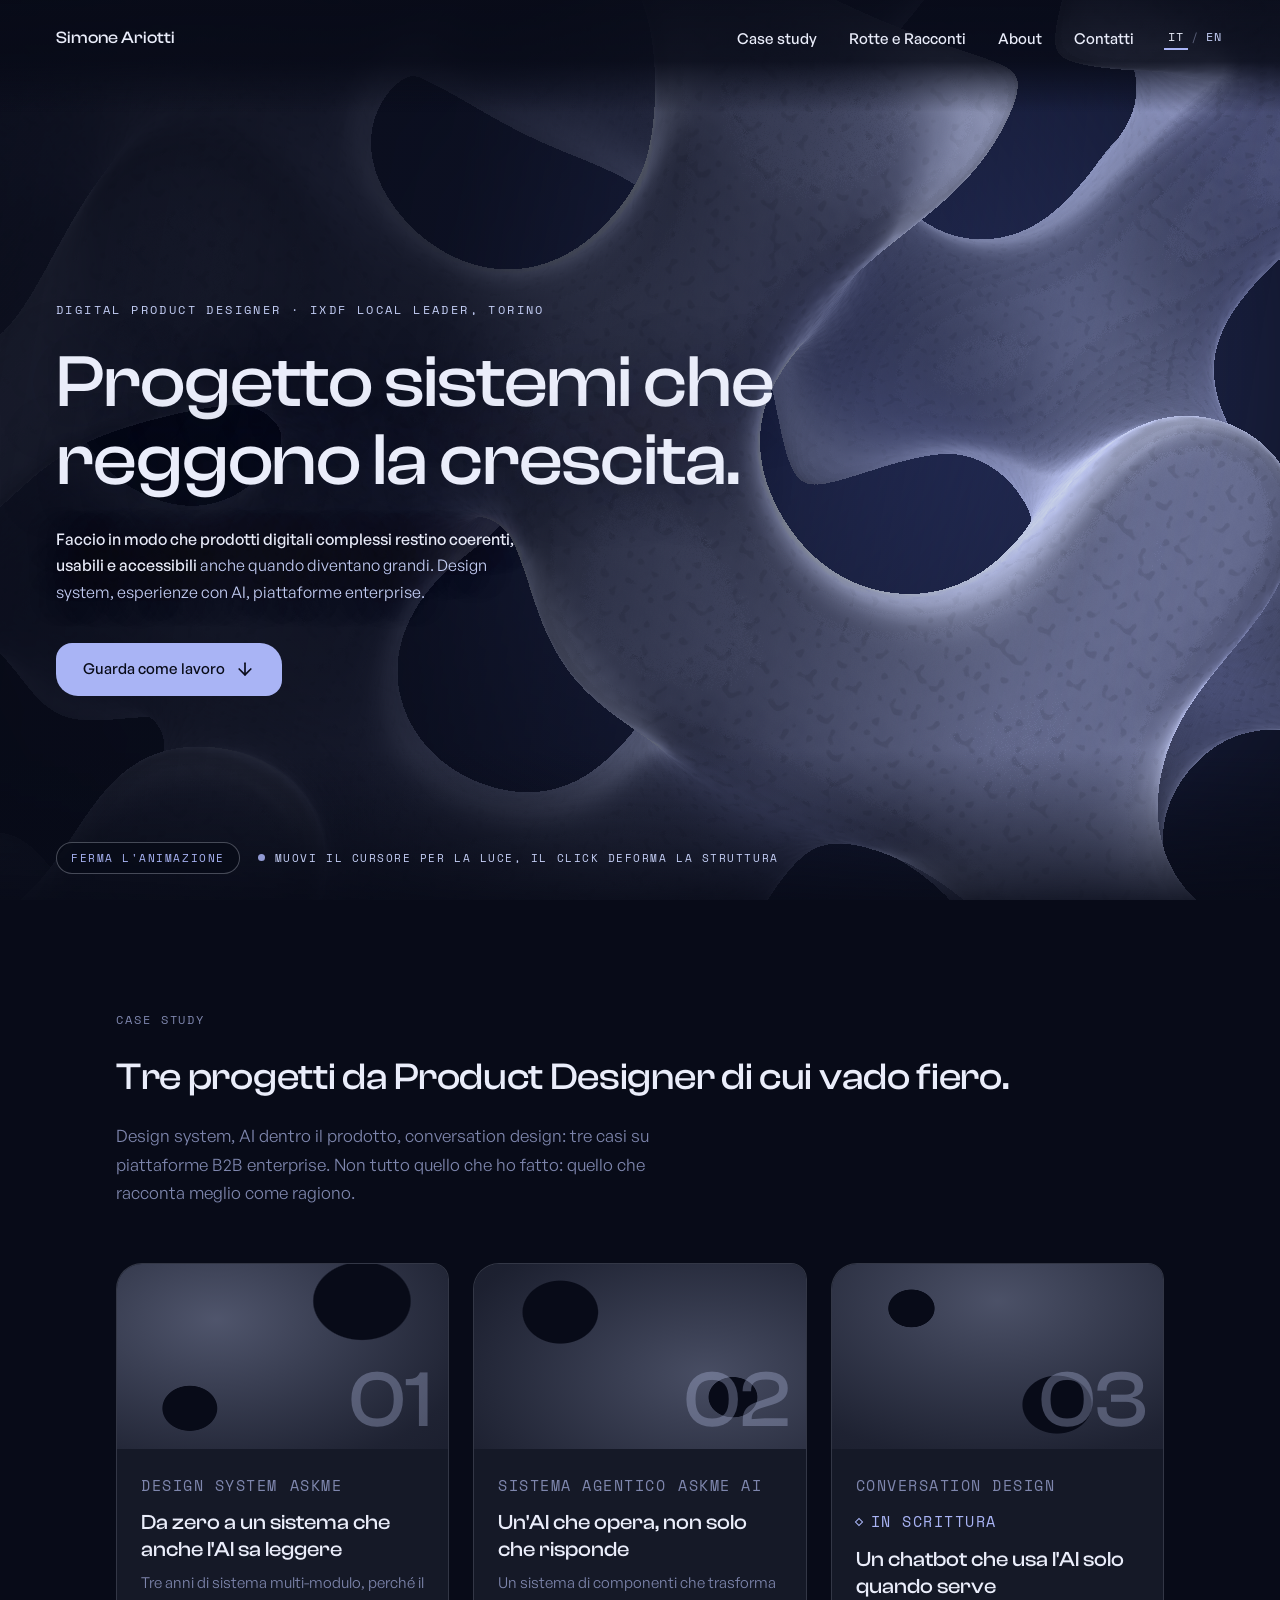
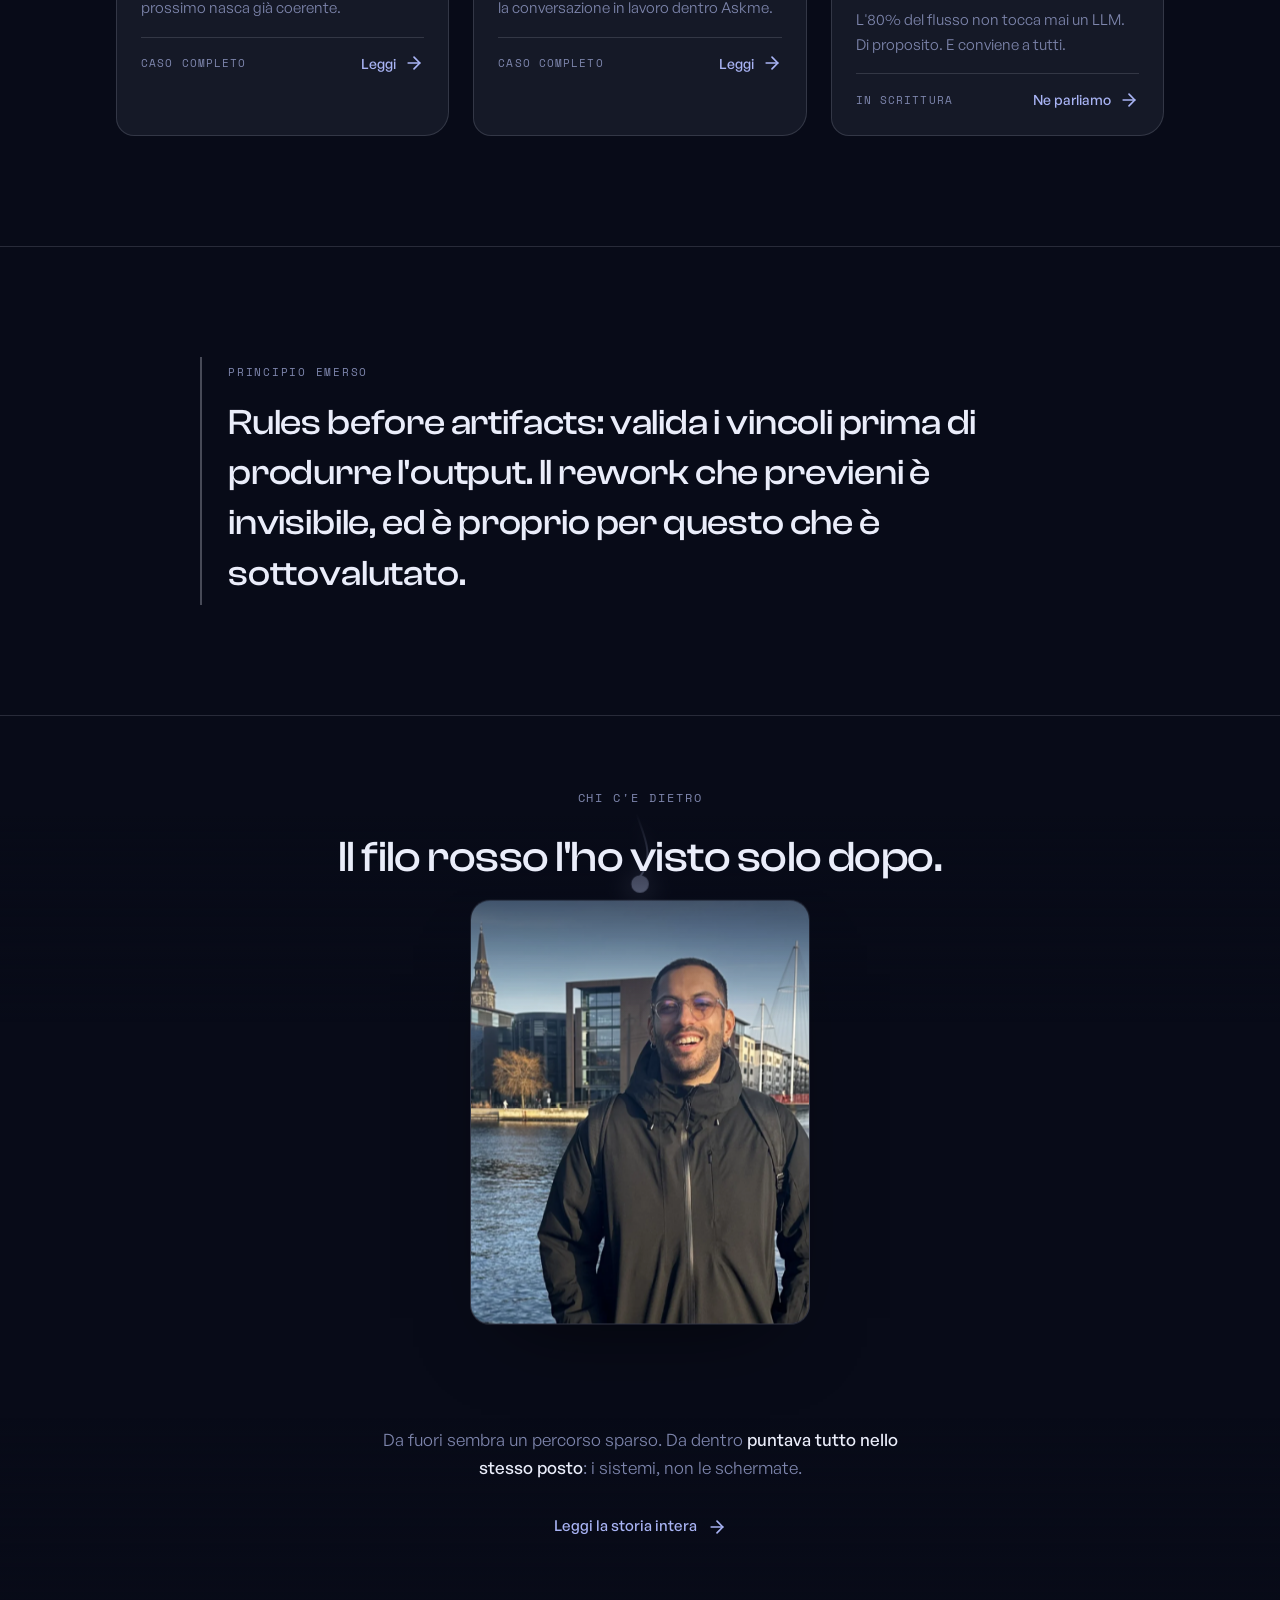
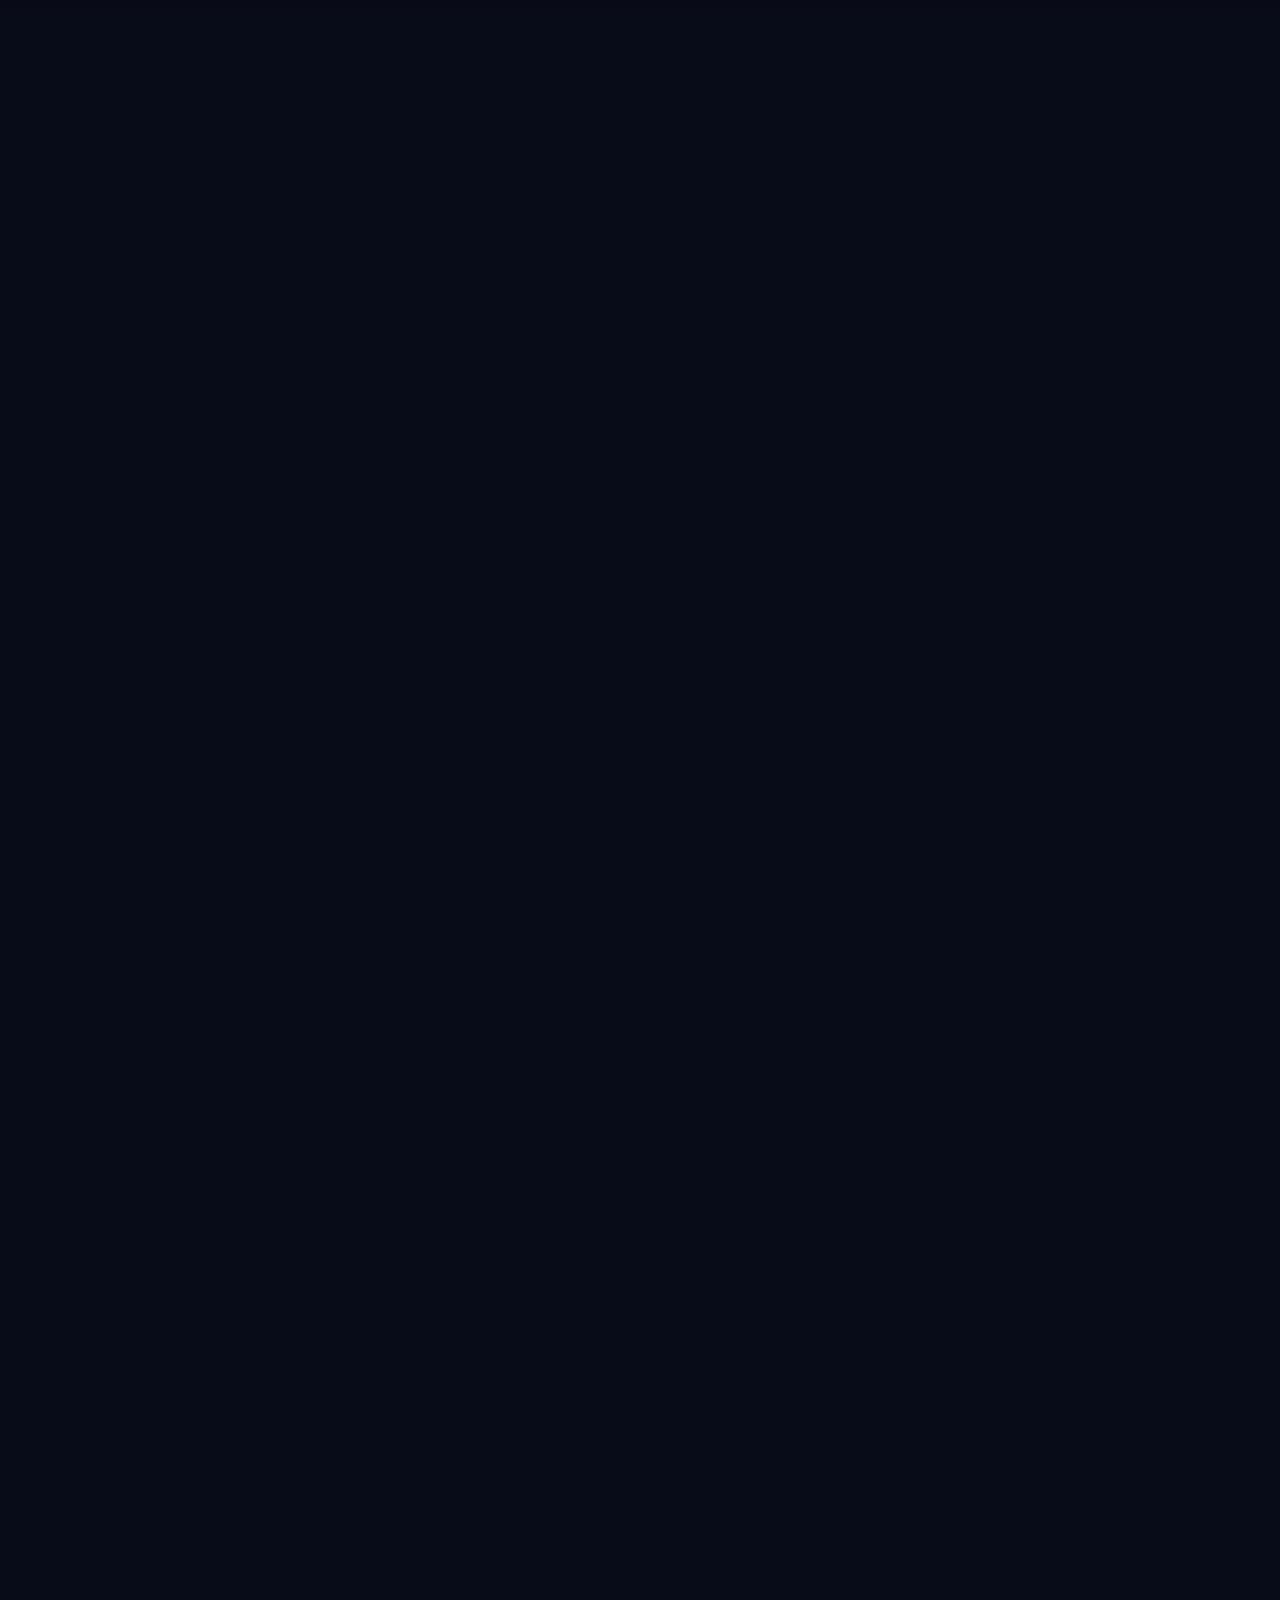
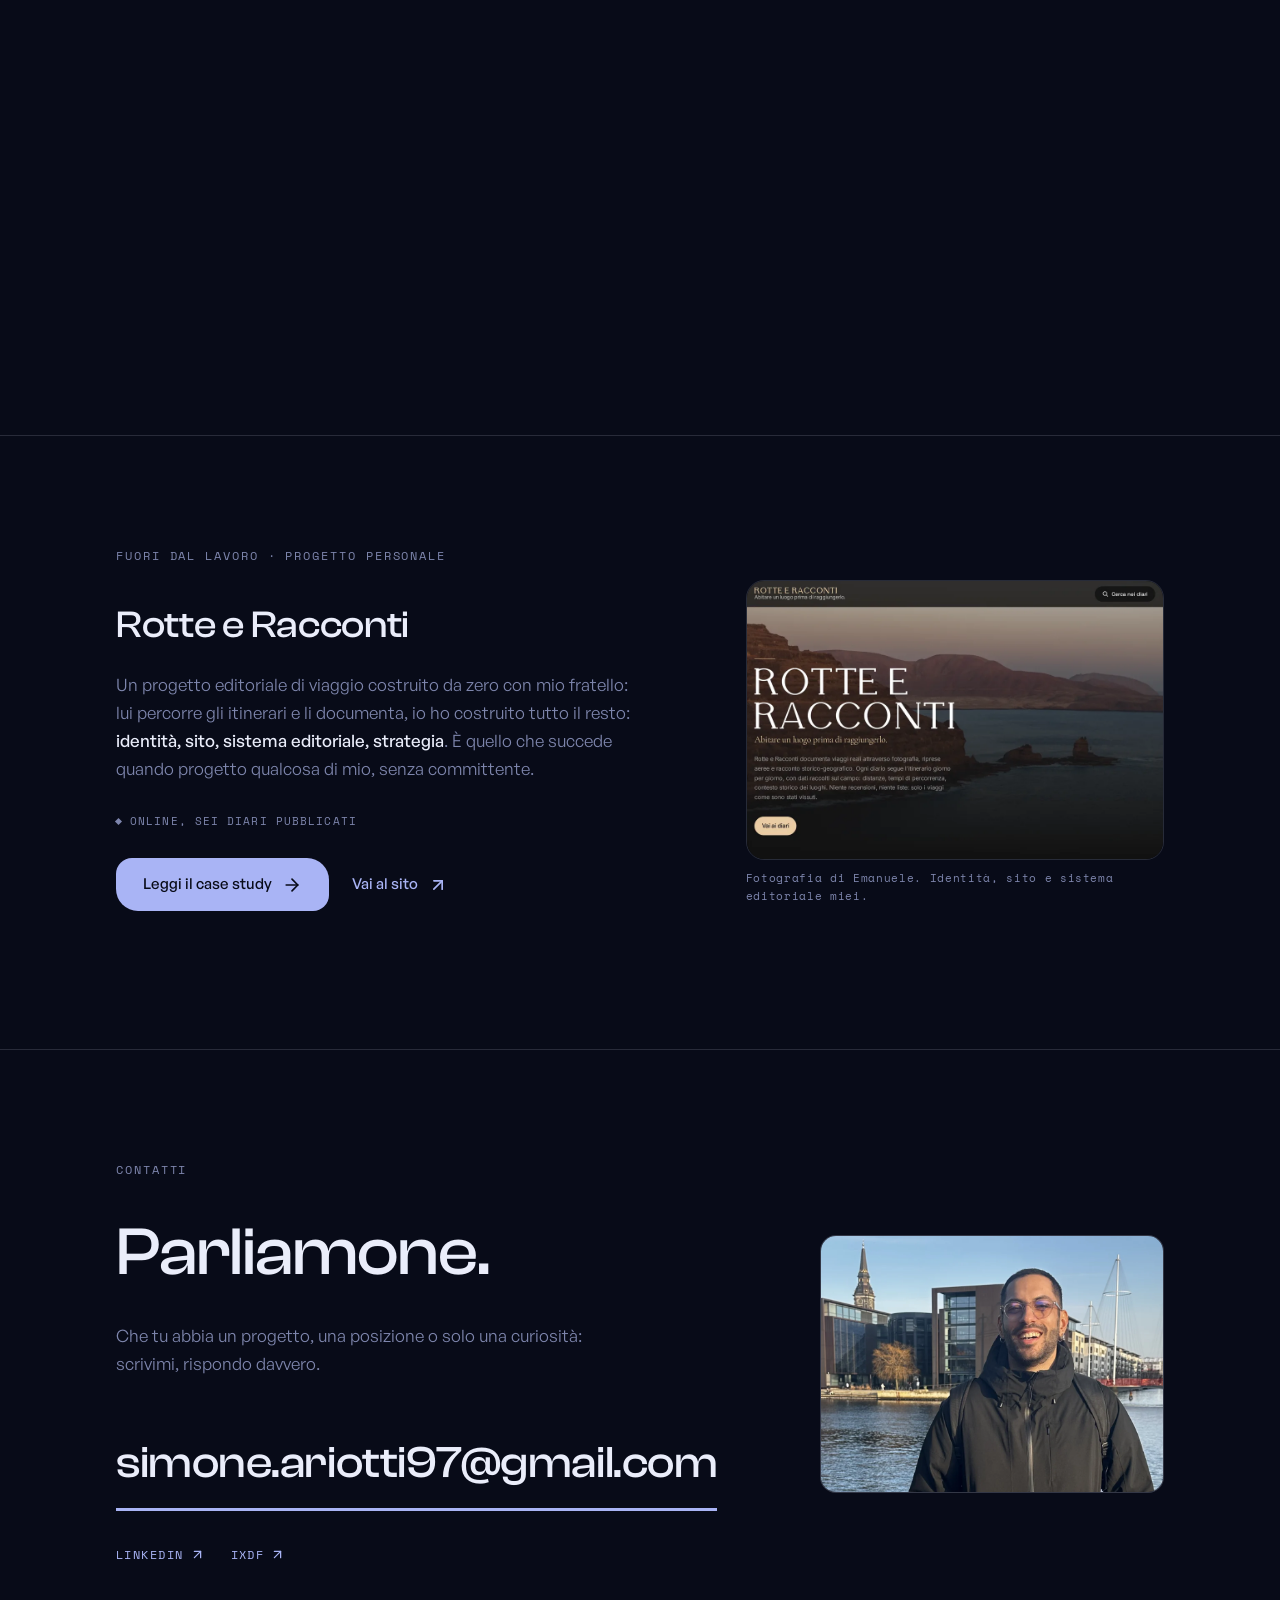
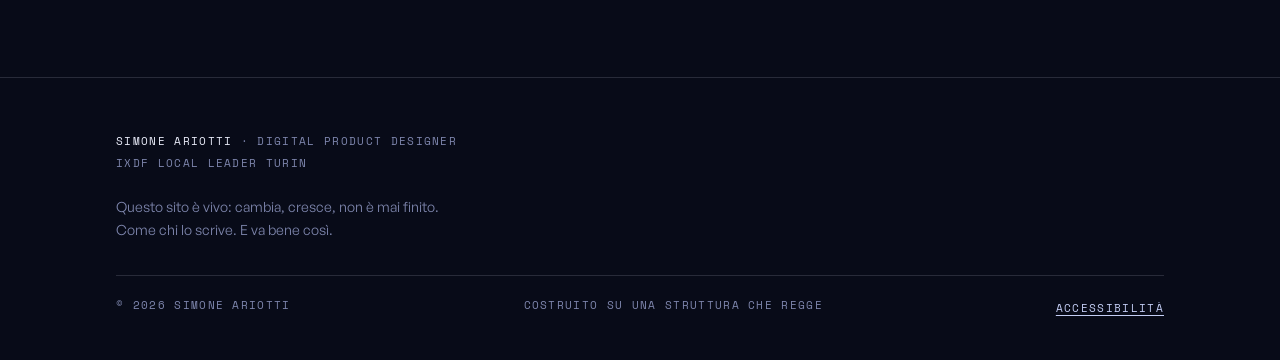
<file: index.html>
<!DOCTYPE html>
<html lang="it">
<head>
<meta charset="UTF-8">
<meta name="viewport" content="width=device-width, initial-scale=1.0">
<title>Simone Ariotti · Digital Product Designer</title>
<meta name="description" content="Digital Product Designer. Progetto sistemi che reggono la crescita: design system, esperienze con AI e piattaforme enterprise B2B. Case study, percorso e contatti.">
<link rel="canonical" href="https://simoneariotti.github.io/portfolio/">
<link rel="alternate" hreflang="it" href="https://simoneariotti.github.io/portfolio/">
<link rel="alternate" hreflang="en" href="https://simoneariotti.github.io/portfolio/en/">
<link rel="alternate" hreflang="x-default" href="https://simoneariotti.github.io/portfolio/">
<meta name="author" content="Simone Ariotti">
<meta name="theme-color" content="#080B18">

<link rel="icon" href="assets/favicon.svg" type="image/svg+xml">
<link rel="icon" href="assets/favicon-32.png" sizes="32x32" type="image/png">
<link rel="apple-touch-icon" href="assets/apple-touch-icon.png">

<meta property="og:type" content="website">
<meta property="og:site_name" content="Simone Ariotti">
<meta property="og:locale" content="it_IT">
<meta property="og:url" content="https://simoneariotti.github.io/portfolio/">
<meta property="og:title" content="Simone Ariotti · Digital Product Designer">
<meta property="og:description" content="Digital Product Designer. Progetto sistemi che reggono la crescita: design system, esperienze con AI e piattaforme enterprise B2B. Case study, percorso e contatti.">
<meta property="og:image" content="https://simoneariotti.github.io/portfolio/assets/og-image.jpg">
<meta property="og:image:width" content="1200">
<meta property="og:image:height" content="630">
<meta property="og:image:alt" content="Struttura reticolare viola-ghiaccio su fondo indaco, con la scritta: Progetto sistemi che reggono la crescita.">

<meta name="twitter:card" content="summary_large_image">
<meta name="twitter:title" content="Simone Ariotti · Digital Product Designer">
<meta name="twitter:description" content="Digital Product Designer. Progetto sistemi che reggono la crescita: design system, esperienze con AI e piattaforme enterprise B2B. Case study, percorso e contatti.">
<meta name="twitter:image" content="https://simoneariotti.github.io/portfolio/assets/og-image.jpg">
<link rel="stylesheet" href="assets/stile.css">
<link rel="stylesheet" href="assets/home.css">
</head>
<body>

<!-- Sprite iconografica: SOLO Lucide, stroke 2, currentColor. L'icona dichiara la funzione. -->
<!-- ═══ ICONOGRAFIA · blocco identico su ogni pagina, vedi storybook ═══
     Griglia 24, tratto 2, estremi e giunti tondi, nessun riempimento, colore
     ereditato da currentColor. Quattro segni e basta: freccia (vai), giu'
     (scendi nella pagina), esterno (esci dal sito), indietro (torna alla home).
     Uno stato non e' un'icona: lo dice il nodo di .gate. -->
<svg width="0" height="0" style="position:absolute" aria-hidden="true">
  <symbol id="i-freccia" viewBox="0 0 24 24"><path d="M5 12h14"/><path d="m12 5 7 7-7 7"/></symbol>
  <symbol id="i-giu" viewBox="0 0 24 24"><path d="M12 5v14"/><path d="m19 12-7 7-7-7"/></symbol>
  <symbol id="i-esterno" viewBox="0 0 24 24"><path d="M7 7h10v10"/><path d="M7 17 17 7"/></symbol>
  <symbol id="i-indietro" viewBox="0 0 24 24"><path d="M19 12H5"/><path d="m12 19-7-7 7-7"/></symbol>
</svg>

<a class="salta" href="#lavori">Salta al contenuto</a>

<nav class="principale sovrapposta" aria-label="Principale">
  <a class="logo" href="#inizio">Simone Ariotti</a>
  <ul>
    <li><a href="#lavori">Case study</a></li>
    <li><a href="#rr">Rotte e Racconti</a></li>
    <li><a href="about.html">About</a></li>
    <li><a href="#contatti">Contatti</a></li>
    <li class="lingua"><span class="attiva" aria-current="true">IT</span><span class="sep" aria-hidden="true">/</span><a href="en/index.html" hreflang="en" lang="en" title="Read in English">EN</a></li>
  </ul>
</nav>

<main id="contenuto">
<!-- ═══ HERO: la riga per tutti nel titolo, il concept nella firma ═══ -->
<header class="hero" id="inizio">
  <canvas id="reticolo" aria-hidden="true"></canvas>
  <div class="hero-scrim" aria-hidden="true"></div>
  <div class="hero-testo">
    <p class="eyebrow">Digital Product Designer · IxDF Local Leader, Torino</p>
    <h1>Progetto sistemi che reggono la crescita.</h1>
    <p class="firma"><strong>Faccio in modo che prodotti digitali complessi restino coerenti, usabili e accessibili</strong> anche quando diventano grandi. Design system, esperienze con AI, piattaforme enterprise.</p>
    <a class="btn btn-primaria" data-luce href="#lavori">Guarda come lavoro <svg class="icona freccia-giu" aria-hidden="true"><use href="#i-giu"/></svg></a>
  </div>
  <div class="hero-basso">
    <button class="pausa" type="button" aria-pressed="false" data-ferma="Ferma l'animazione" data-riprendi="Riprendi l'animazione">Ferma l'animazione</button>
    <span class="hint">Muovi il cursore per la luce, il click deforma la struttura</span>
  </div>
</header>

<!-- ═══ CASE STUDY ═══ -->
<section id="lavori">
  <div class="wrap">
    <p class="eyebrow">Case study</p>
    <h2 class="sez-titolo">Tre progetti da Product Designer di cui vado fiero.</h2>
    <p class="sez-intro">Design system, AI dentro il prodotto, conversation design: tre casi su piattaforme B2B enterprise. Non tutto quello che ho fatto: quello che racconta meglio come ragiono.</p>
    <div class="cs-grid">
      <a class="cs-card cover-1" data-luce href="case-study-01.html">
        <div class="luce" aria-hidden="true"></div>
        <div class="cs-cover"><div class="trama"></div><span class="indice" aria-hidden="true">01</span></div>
        <div class="cs-body">
          <p class="cs-meta"><span>Design System</span><span>Askme</span></p>
          <h3>Da zero a un sistema che anche l'AI sa leggere</h3>
          <p>Tre anni di sistema multi-modulo, perché il prossimo nasca già coerente.</p>
          <div class="cs-azione"><span class="dove">Caso completo</span><span style="display:inline-flex;align-items:center;gap:8px">Leggi <svg class="icona vai" aria-hidden="true"><use href="#i-freccia"/></svg></span></div>
        </div>
      </a>
      <a class="cs-card cover-2" data-luce href="case-study-02.html">
        <div class="luce" aria-hidden="true"></div>
        <div class="cs-cover"><div class="trama"></div><span class="indice" aria-hidden="true">02</span></div>
        <div class="cs-body">
          <p class="cs-meta"><span>Sistema agentico</span><span>Askme AI</span></p>
          <h3>Un'AI che opera, non solo che risponde</h3>
          <p>Un sistema di componenti che trasforma la conversazione in lavoro dentro Askme.</p>
          <div class="cs-azione"><span class="dove">Caso completo</span><span style="display:inline-flex;align-items:center;gap:8px">Leggi <svg class="icona vai" aria-hidden="true"><use href="#i-freccia"/></svg></span></div>
        </div>
      </a>
      <a class="cs-card cover-3" data-luce href="#contatti" title="Case study in scrittura">
        <div class="luce" aria-hidden="true"></div>
        <div class="cs-cover"><div class="trama"></div><span class="indice" aria-hidden="true">03</span></div>
        <div class="cs-body">
          <p class="cs-meta"><span>Conversation design</span><span class="gate" data-stato="atteso">In scrittura</span></p>
          <h3>Un chatbot che usa l'AI solo quando serve</h3>
          <p>L'80% del flusso non tocca mai un LLM. Di proposito. E conviene a tutti.</p>
          <div class="cs-azione"><span class="dove">In scrittura</span><span style="display:inline-flex;align-items:center;gap:8px">Ne parliamo <svg class="icona vai" aria-hidden="true"><use href="#i-freccia"/></svg></span></div>
        </div>
      </a>
    </div>
  </div>
</section>

<!-- ═══ PRINCIPIO ═══ -->
<section>
  <div class="wrap">
    <div class="principio">
      <p class="p-label">Principio emerso</p>
      <blockquote>Rules before artifacts: valida i vincoli prima di produrre l'output. Il rework che previeni è invisibile, ed è proprio per questo che è sottovalutato.</blockquote>
    </div>
  </div>
</section>

<!-- ═══ CHI C'E DIETRO: il filo rosso. Sta dopo i case study: le prove vengono prima del racconto ═══ -->
<section class="filo" id="about" aria-label="Chi c'e dietro">
  <div class="stage">
    <p class="titolo"><span class="eyebrow">Chi c'e dietro</span>Il filo rosso l'ho visto solo dopo.</p>
    <div class="colonna">
      <!-- i segmenti li costruisce il JS sulle posizioni misurate delle stazioni: uno per ogni arrivo -->
      <svg class="thread" viewBox="0 0 150 1000" preserveAspectRatio="none" aria-hidden="true"></svg>
      <ul class="tappe">
        <li class="tappa"><span class="nodo"></span><span class="cella"><span class="anno">2016–2019</span><span class="voce">Scienze della Comunicazione</span><span class="desc">Dire le cose senza dirle: immagini, simboli, layout.</span></span></li>
        <li class="tappa"><span class="nodo"></span><span class="cella"><span class="anno">2019–2022</span><span class="voce">Comunicazione, ICT e media</span><span class="desc">Dove ho incontrato l'interazione uomo-macchina e la UX.</span></span></li>
        <li class="tappa"><span class="nodo"></span><span class="cella"><span class="anno">2020–2021</span><span class="voce">Insegnamento</span><span class="desc">Maestro alla primaria: spiegare concetti complessi con parole semplici. È l'esercizio che mi ha cambiato il modo di progettare.</span></span></li>
        <li class="tappa"><span class="nodo"></span><span class="cella"><span class="anno">2021–2023</span><span class="voce">Software house e QA</span><span class="desc">L'ingresso nell'IT: leggere i prodotti digitali da dentro, dove si rompono.</span></span></li>
        <li class="tappa"><span class="nodo"></span><span class="cella"><span class="anno">2023–oggi</span><span class="voce">Design di prodotto</span><span class="desc">Atomic design: atomi solidi e coerenti prima, molecole e organismi complessi poi. La complessità si monta, non si improvvisa.</span></span></li>
      </ul>
      <div class="ritratto-wrap">
        <div class="ritratto">
          <img class="foto" src="assets/simone.webp" width="1000" height="1000" loading="lazy" alt="Simone Ariotti">
        </div>
      </div>
    </div>
    <div class="chiusura">
      <p>Da fuori sembra un percorso sparso. Da dentro <strong>puntava tutto nello stesso posto</strong>: i sistemi, non le schermate.</p>
      <a class="btn btn-silenziosa" href="about.html">Leggi la storia intera <svg class="icona freccia" aria-hidden="true"><use href="#i-freccia"/></svg></a>
    </div>
  </div>
</section>

<!-- ═══ ROTTE E RACCONTI ═══ -->
<section id="rr">
  <div class="wrap rr">
    <div class="rr-testo">
      <p class="eyebrow">Fuori dal lavoro · Progetto personale</p>
      <h2 class="sez-titolo">Rotte e Racconti</h2>
      <p>Un progetto editoriale di viaggio costruito da zero con mio fratello: lui percorre gli itinerari e li documenta, io ho costruito tutto il resto: <strong>identità, sito, sistema editoriale, strategia</strong>. È quello che succede quando progetto qualcosa di mio, senza committente.</p>
      <p class="rr-gate"><span class="gate">Online, sei diari pubblicati</span></p>
      <p class="rr-azioni">
        <a class="btn btn-primaria" data-luce href="rotte-e-racconti.html">Leggi il case study <svg class="icona freccia" aria-hidden="true"><use href="#i-freccia"/></svg></a>
        <a class="btn btn-silenziosa" href="https://rotte-e-racconti.simone-ariotti97.workers.dev/" target="_blank" rel="noopener">Vai al sito <svg class="icona freccia" aria-hidden="true"><use href="#i-esterno"/></svg></a>
      </p>
    </div>
    <div class="rr-lato">
      <a class="rr-visual" href="https://rotte-e-racconti.simone-ariotti97.workers.dev/" target="_blank" rel="noopener" aria-label="Apri il sito di Rotte e Racconti">
        <img src="assets/rr-home.webp" width="1000" height="668" loading="lazy" alt="La home di Rotte e Racconti: il marchio in grande sopra la costa vulcanica di Lanzarote al tramonto.">
      </a>
      <p class="rr-credito">Fotografia di Emanuele. Identità, sito e sistema editoriale miei.</p>
    </div>
  </div>
</section>

<!-- ═══ CONTATTO ═══ -->
<section class="contatto" id="contatti">
  <div class="wrap contatto-layout">
    <div class="contatto-testo">
      <p class="eyebrow">Contatti</p>
      <h2>Parliamone.</h2>
      <p class="invito">Che tu abbia un progetto, una posizione o solo una curiosità: scrivimi, rispondo davvero.</p>
      <a class="mail-grande" href="mailto:simone.ariotti97@gmail.com">simone.ariotti97@gmail.com</a>
      <div class="contatto-meta">
        <a href="https://www.linkedin.com/in/simone-ariotti-4a980519a/" target="_blank" rel="noopener" style="display:inline-flex;align-items:center;gap:6px">LinkedIn <svg class="icona" style="width:15px;height:15px" aria-hidden="true"><use href="#i-esterno"/></svg></a>
        <a href="https://ixdf.org/members/simone-ariotti?r=simone-ariotti" target="_blank" rel="noopener" style="display:inline-flex;align-items:center;gap:6px">IxDF <svg class="icona" style="width:15px;height:15px" aria-hidden="true"><use href="#i-esterno"/></svg></a>
      </div>
    </div>
    <div class="contatto-foto"><img src="assets/simone.webp" width="1000" height="1000" loading="lazy" alt="Ritratto di Simone Ariotti"></div>
  </div>
</section>

</main>

<footer>
  <div class="wrap">
    <p class="identita"><strong>Simone Ariotti</strong> · Digital Product Designer<br>
    IxDF Local Leader Turin</p>
    <p class="wip">Questo sito è vivo: cambia, cresce, non è mai finito. Come chi lo scrive. E va bene così.</p>
    <div class="chiudi">
      <span>© <span data-anno>2026</span> Simone Ariotti</span>
      <span>Costruito su una struttura che regge</span>
      <a href="accessibilita.html">Accessibilità</a>
    </div>
  </div>
</footer>

<script>
/* ═══ Materia RETICOLO nella hero: adattamento del concept v2 a pagina scorrevole ═══
   - canvas confinato alla hero, coordinate relative al suo rect
   - touch-action pan-y pinch-zoom: lo scroll e lo zoom di sistema restano vivi
   - IntersectionObserver: il render si ferma quando la hero esce dallo schermo
   - prefers-reduced-motion: un solo frame statico */
(function(){
  const canvas=document.getElementById('reticolo');
  const gl=canvas.getContext('webgl',{antialias:false,alpha:false});
  if(!gl){canvas.style.background='radial-gradient(circle at 62% 38%, #171D3E 0%, #080B18 72%)';return;}

  const ridotto=window.matchMedia('(prefers-reduced-motion: reduce)').matches;
  /* La risoluzione era fissata a 1 pixel fisico per pixel CSS: su uno schermo
     denso il fotogramma veniva poi ingrandito dal browser, e ogni bordo
     calcolato dallo shader arrivava a schermo scalettato. Adesso parte a 1.5
     e scende da sola se i fotogrammi non tengono. Non risale: una risalita
     che poi va rifatta si vede come uno scatto. 1.5 e non 2 perche' il costo
     e' quadratico e questo shader fa circa 88 valutazioni di campo per pixel;
     su una macchina che regge, il numero da alzare e' questo. */
  let DPR=Math.min(window.devicePixelRatio||1,1.5);

  const vsrc=`attribute vec2 a; void main(){ gl_Position=vec4(a,0.0,1.0); }`;
  const fsrc=`
    precision highp float;
    uniform vec2 uRes; uniform float uT; uniform vec2 uMouse; uniform vec2 uClick;
    uniform float uForce; uniform float uPulse;

    float gy(vec3 p){ return dot(sin(p), cos(p.yzx)); }

    float smax(float a,float b,float k){
      float h=clamp(0.5-0.5*(b-a)/k,0.0,1.0);
      return mix(b,a,h)+k*h*(1.0-h);
    }

    const vec3 SN=vec3(0.2995,0.2196,0.9285);
    vec3 CK;

    float map(vec3 p){
      float a=uT*0.02;
      float c=cos(a), s=sin(a);
      vec3 q=p; q.xz=mat2(c,-s,s,c)*q.xz;
      float g=gy(q*2.2);
      float dg=(0.35 - g)*0.22;
      float slab=abs(dot(p,SN))-1.15;
      if(uPulse>0.001){
        float rc=length(p-CK);
        dg-=uPulse*0.16*sin(9.0*rc-uT*7.0)*exp(-rc*rc*0.30);
      }
      return smax(dg, slab*0.8, 0.25);
    }

    vec3 normale(vec3 p){
      vec2 e=vec2(0.005,-0.005);
      return normalize( e.xyy*map(p+e.xyy)+e.yyx*map(p+e.yyx)+e.yxy*map(p+e.yxy)+e.xxx*map(p+e.xxx) );
    }

    void main(){
      vec2 uv=(gl_FragCoord.xy-0.5*uRes)/min(uRes.x,uRes.y);
      vec2 mUV=(uMouse-0.5*uRes)/min(uRes.x,uRes.y);
      vec2 cUV=(uClick-0.5*uRes)/min(uRes.x,uRes.y);

      vec3 ro=vec3(2.6,1.9,6.5);
      vec3 ww=normalize(-ro);
      vec3 uu=normalize(cross(vec3(0.0,1.0,0.0),ww));
      vec3 vv=cross(ww,uu);
      vec3 rd=normalize(uv.x*uu + uv.y*vv + 1.55*ww);

      vec3 rdc=normalize(cUV.x*uu + cUV.y*vv + 1.55*ww);
      CK=ro+rdc*5.2;

      vec3 abisso=vec3(0.031,0.043,0.094);
      vec3 fondale=vec3(0.075,0.095,0.190);
      vec3 bg=mix(abisso, fondale, smoothstep(1.15,0.0,length(uv-vec2(0.15,0.05)))*0.8);
      bg+=vec3(0.10,0.12,0.24)*smoothstep(0.95,0.0,length(uv-vec2(0.05,0.12)));

      float dn=dot(rd,SN), don=dot(ro,SN);
      float wslab=1.55;
      float tA=(-wslab-don)/dn, tB=(wslab-don)/dn;
      float t0=max(min(tA,tB),0.0), t1=max(tA,tB);

      float t=t0+0.12*fract(sin(dot(gl_FragCoord.xy,vec2(12.9898,78.233)))*43758.5453);
      float d; vec3 pos; bool hit=false;
      if(t1>0.0){
        for(int i=0;i<80;i++){
          pos=ro+rd*t;
          d=map(pos);
          if(d<0.002*max(t,0.8)){hit=true;break;}
          t+=d*0.85;
          if(t>t1 || t>16.0) break;
        }
      }

      vec3 col=bg;
      if(hit){
        vec3 n=normale(pos);

        /* Il dettaglio di superficie gira a 55 volte la frequenza della forma:
           oltre una certa distanza un pixel ne copre piu' di un periodo e
           quello che resta non e' materia, e' grana. fp e' l'impronta di un
           pixel in unita' di mondo; dove l'impronta supera il dettaglio, il
           dettaglio si spegne. Alzando la risoluzione l'impronta si stringe e
           il dettaglio torna da solo: e' la stessa formula a decidere. */
        float fp=t/(1.55*min(uRes.x,uRes.y));
        vec3 dn3=vec3(gy(pos*55.0), gy(pos*55.0+vec3(2.7,1.3,4.1)), gy(pos*55.0+vec3(5.2,3.9,1.7)));
        n=normalize(n+0.07*exp(-1.2*fp*55.0)*dn3);

        float ao=0.0, sca=1.0;
        for(int i=1;i<=4;i++){
          float h=0.09*float(i);
          ao+=(h-map(pos+n*h))*sca;
          sca*=0.6;
        }
        ao=clamp(1.0-ao*3.2,0.0,1.0);

        vec3 key=normalize(vec3(0.45,0.72,0.55));
        float dif=clamp(dot(n,key),0.0,1.0)*0.40+0.22;

        vec3 rdm=normalize(mUV.x*uu + mUV.y*vv + 1.55*ww);
        vec3 lp=ro+rdm*4.8;
        vec3 ld=lp-pos; float ldist=length(ld); ld/=max(ldist,0.001);
        float mdif=clamp(dot(n,ld),0.0,1.0)*(3.2/(1.0+ldist*ldist*0.9))*uForce;

        float rim=pow(1.0-abs(dot(n,-rd)),2.2);

        float th=0.0;
        for(int i=1;i<=5;i++){ th+=clamp(-map(pos-SN*0.12*float(i)),0.0,0.25); }
        float sss=exp(-th*7.0);

        float pr=0.6*gy(pos*52.0)+0.4*gy(pos*93.0);
        float pore=smoothstep(0.60,1.10,pr);
        /* i pori sfumano verso la loro media, non verso zero: cosi a distanza
           la superficie perde il brulichio senza schiarirsi */
        pore=mix(0.20,pore,exp(-1.2*fp*62.0));
        float micro=1.0-0.15*pore;

        vec3 ghiaccio=vec3(0.769,0.808,0.961);
        vec3 ombra=vec3(0.360,0.385,0.660);
        vec3 bianco=vec3(0.895,0.915,1.0);

        col=mix(ombra,ghiaccio,dif)*ao*micro;
        col+=bianco*mdif*0.80;
        col+=ghiaccio*rim*0.30;
        col+=mix(ghiaccio,bianco,0.5)*sss*0.60;

        float fog=exp(-max(t-6.0,0.0)*0.30);
        col=mix(bg,col,fog);
      }

      col=col/(1.0+0.22*col);
      col*=1.16;
      col*=mix(0.88,1.0,smoothstep(1.5,0.4,length(uv)));

      gl_FragColor=vec4(col,1.0);
    }`;

  function compile(ty,src){const s=gl.createShader(ty);gl.shaderSource(s,src);gl.compileShader(s);
    if(!gl.getShaderParameter(s,gl.COMPILE_STATUS)){console.error(gl.getShaderInfoLog(s));return null;}return s;}
  const vs=compile(gl.VERTEX_SHADER,vsrc),fs=compile(gl.FRAGMENT_SHADER,fsrc);
  if(!vs||!fs) return;
  const prog=gl.createProgram();gl.attachShader(prog,vs);gl.attachShader(prog,fs);gl.linkProgram(prog);gl.useProgram(prog);
  const buf=gl.createBuffer();gl.bindBuffer(gl.ARRAY_BUFFER,buf);
  gl.bufferData(gl.ARRAY_BUFFER,new Float32Array([-1,-1,3,-1,-1,3]),gl.STATIC_DRAW);
  const locA=gl.getAttribLocation(prog,'a');gl.enableVertexAttribArray(locA);gl.vertexAttribPointer(locA,2,gl.FLOAT,false,0,0);
  const uRes=gl.getUniformLocation(prog,'uRes'),uT=gl.getUniformLocation(prog,'uT'),
        uMouse=gl.getUniformLocation(prog,'uMouse'),uClick=gl.getUniformLocation(prog,'uClick'),
        uForce=gl.getUniformLocation(prog,'uForce'),uPulse=gl.getUniformLocation(prog,'uPulse');

  let W,H;
  function resize(){
    const r=canvas.getBoundingClientRect();
    W=canvas.width=Math.floor(r.width*DPR);
    H=canvas.height=Math.floor(r.height*DPR);
    gl.viewport(0,0,W,H);
    gl.uniform2f(uRes,W,H);
  }
  window.addEventListener('resize',()=>{resize(); if(ridotto) draw(10);});
  resize();

  let mx=W*0.62,my=H*0.5,tx=mx,ty=my,cx=W*0.5,cy=H*0.5,force=0,tforce=0,pulseStart=-10,clock=0;

  function toCanvas(e){
    const r=canvas.getBoundingClientRect();
    return [ (e.clientX-r.left)*DPR, (r.height-(e.clientY-r.top))*DPR ];
  }

  if(!ridotto){
    canvas.addEventListener('pointermove',e=>{
      const [x,y]=toCanvas(e);
      tx=x; ty=y;
      if(e.pointerType!=='touch'||e.buttons>0) tforce=1;
    },{passive:true});
    canvas.addEventListener('pointerdown',e=>{
      const [x,y]=toCanvas(e);
      tx=mx=x; ty=my=y;
      cx=x; cy=y; tforce=1; pulseStart=clock;
    },{passive:true});
    const rilascia=e=>{ if(e.pointerType==='touch') tforce=0; };
    canvas.addEventListener('pointerup',rilascia,{passive:true});
    canvas.addEventListener('pointercancel',rilascia,{passive:true});
    canvas.addEventListener('pointerleave',()=>{ tforce=0; });
  }

  function draw(t){
    gl.uniform1f(uT,t);
    gl.uniform2f(uMouse,mx,my);
    gl.uniform2f(uClick,cx,cy);
    gl.uniform1f(uForce,force);
    const age=t-pulseStart;
    gl.uniform1f(uPulse, age>0.0&&age<2.0 ? (1.0-age/2.0) : 0.0);
    gl.drawArrays(gl.TRIANGLES,0,3);
  }

  if(ridotto){ force=0; draw(10); return; }

  /* il render vive solo quando la hero e visibile */
  let visibile=true;
  new IntersectionObserver(en=>{ visibile=en[0].isIntersecting; },{threshold:0.02})
    .observe(canvas);

  let start=performance.now(), prima=start;
  const durate=[];
  function loop(now){
    const dt=Math.min(Math.max((now-prima)/1000,0.001),0.1); prima=now;
    /* in pausa il tempo dello shader si ferma: la struttura resta dov'e' e risponde ancora al cursore */
    if(!document.documentElement.classList.contains('fermo')) clock+=dt;
    if(visibile){
      /* Lo smorzamento era 0.07 per fotogramma: a 120Hz arrivava al doppio
         della velocita' e quando un fotogramma saltava faceva uno scatto.
         Scritto sul tempo, la costante e' la stessa a qualsiasi refresh:
         0.07 e 0.05 a 60Hz valgono 0.23s e 0.32s di costante di tempo. */
      const kM=1-Math.exp(-dt/0.23), kF=1-Math.exp(-dt/0.32);
      mx+=(tx-mx)*kM; my+=(ty-my)*kM;
      force+=(tforce-force)*kF;
      draw(clock);

      /* Governo della risoluzione: solo in discesa. Si parte da 1.5 e si
         scende se i fotogrammi non tengono; non si risale mai, perche' una
         risalita che poi va rifatta si vede come uno scatto e un salto di
         nitidezza proprio nella prima schermata. Si guarda la mediana di 40
         fotogrammi, non la media: un singolo scatto del sistema non deve
         far scendere tutto. La soglia e' assoluta (50 fotogrammi al secondo)
         e non relativa al refresh: su uno schermo a 120Hz tenere 60 va bene. */
      durate.push(dt*1000); if(durate.length>40) durate.shift();
      if(durate.length===40){
        const m=durate.slice().sort((a,b)=>a-b)[20];
        if(m>20 && DPR>1){ DPR=Math.max(1,DPR-0.25); durate.length=0; resize(); }
      }
    }
    requestAnimationFrame(loop);
  }
  requestAnimationFrame(loop);
})();
</script>
<script src="assets/sito.js"></script>
<script>
/* ═══ Sezione "Chi c'e dietro": la colonna trasla, una fascia di fuoco al centro ingrandisce ═══
   Solo puntatore fine + motion ok; altrimenti versione statica. Zero reflow: transform/opacity/dashoffset.
   Il filo e spezzato in segmenti fra una stazione e l'altra: si disegnano man mano che scendono sotto la
   linea di fuoco, quindi il tracciato e sempre sincronizzato con le celle e non passa mai dietro nessuna. */
(function(){
  const filo=document.querySelector('.filo');
  if(!filo) return;
  const stage=filo.querySelector('.stage');
  const colonna=filo.querySelector('.colonna');
  const svg=filo.querySelector('.thread');
  const wrap=filo.querySelector('.ritratto-wrap');
  const chiusura=filo.querySelector('.chiusura');
  /* la sezione pinnata chiede spazio: sotto quella soglia, o su touch o reduced-motion, diventa un blocco statico.
     La condizione va rivalutata a ogni resize, non solo al caricamento: restringere la finestra deve degradare */
  const spazio=window.matchMedia('(min-width:900px) and (min-height:620px) and (pointer:fine)');
  const fermo=window.matchMedia('(prefers-reduced-motion: reduce)');
  let attivo=null;

  const clamp=(v,a,b)=>Math.max(a,Math.min(b,v));
  const morbido=t=>t*t*(3-2*t);
  /* fascia di fuoco, in frazioni di viewport. PIANO: tratto a scala piena (la cella "sosta").
     USCITA: dove la scala torna a 1. SPARIZIONE: dove l'opacita va a 0, piu corta apposta. */
  const FOCAL=0.44, PIANO=0.085, USCITA=0.24, SPARIZIONE=0.15;
  const NODO_R=6.5, NODO_STACCO=15, SEG_STACCO=11, ENTRATA=88, W=150;

  /* host = elemento che porta le variabili, box = la superficie che scala (serve la misura a riposo) */
  const stazioni=[...filo.querySelectorAll('.tappa')].map(t=>({host:t,box:t.querySelector('.cella'),cresce:true}));
  stazioni.push({host:wrap,box:wrap.querySelector('.ritratto'),cresce:false});
  /* un nodo anche sul ritratto: il filo deve arrivare a qualcosa, non finire nel vuoto */
  const nodoFinale=document.createElement('span'); nodoFinale.className='nodo'; wrap.prepend(nodoFinale);
  const NS='http://www.w3.org/2000/svg';
  const segmenti=stazioni.map(()=>{
    const p=document.createElementNS(NS,'path'); p.setAttribute('pathLength','1'); svg.appendChild(p); return p;
  });

  let ty0=0, ty1=0, tyOra=0;
  function misura(){
    /* posizione di ogni stazione relativa alla colonna via rettangoli: immune alla traslazione
       corrente e a qualunque offsetParent (l'uso di offsetTop dava misure sbagliate).
       Le celle vengono lette senza la loro scala: gli ingombri devono essere quelli a riposo. */
    const vh=innerHeight, focal=vh*FOCAL;
    const crescita=parseFloat(getComputedStyle(filo).getPropertyValue('--crescita'))||0;
    stazioni.forEach(s=>{ s.box.style.transform='none'; });
    const cTop=colonna.getBoundingClientRect().top, H=colonna.offsetHeight;
    stazioni.forEach(s=>{
      const b=s.box.getBoundingClientRect(), h=s.host.getBoundingClientRect();
      const scala=s.cresce?1+crescita:1;
      s.cy=b.top-cTop+b.height/2;
      s.alto=s.cy-b.height*scala/2;               /* bordi della cella a scala piena: il filo si ferma qui fuori */
      s.basso=s.cy+b.height*scala/2;
      s.nodoY=s.alto-NODO_STACCO;
      s.hostTop=h.top-cTop;
    });
    stazioni.forEach(s=>{
      s.box.style.transform='';
      s.host.style.setProperty('--nodo-y',(s.nodoY-NODO_R-s.hostTop).toFixed(1)+'px');
    });
    /* un segmento per stazione: dal bordo basso della precedente al nodo di questa */
    const cx=W/2;
    svg.setAttribute('viewBox','0 0 '+W+' '+H);
    stazioni.forEach((s,i)=>{
      const y1=i===0?s.nodoY-ENTRATA:stazioni[i-1].basso+SEG_STACCO;
      const y2=s.nodoY-NODO_R-1;
      s.y1=y1; s.len=Math.max(y2-y1,1);
      const a=Math.min(26,s.len*0.38)*(i%2?-1:1);  /* ampiezza alternata: il filo serpeggia, le tangenti restano verticali */
      segmenti[i].setAttribute('d','M'+cx+' '+y1.toFixed(1)+' C '+(cx+a).toFixed(1)+' '+(y1+s.len*0.34).toFixed(1)+
        ', '+(cx-a).toFixed(1)+' '+(y2-s.len*0.34).toFixed(1)+', '+cx+' '+y2.toFixed(1));
    });
    ty0=focal-stazioni[0].cy;
    ty1=focal-stazioni[stazioni.length-1].cy;
  }
  let ticking=false;
  function calc(){
    ticking=false;
    if(!attivo) return;
    const vh=innerHeight, focal=vh*FOCAL;
    const r=filo.getBoundingClientRect();
    if(r.bottom<0 || r.top>vh) return;            /* fuori vista: niente lavoro */
    /* tutte le letture prima di tutte le scritture: cTop0 e la colonna senza traslazione */
    const cTop0=colonna.getBoundingClientRect().top-tyOra;
    const total=filo.offsetHeight-vh;
    const p=total>0?clamp(-r.top,0,total)/total:1;
    const pEff=clamp(p/0.82,0,1);                  /* la colonna finisce a p=0.82: il ritratto sosta al centro */
    tyOra=ty0+pEff*(ty1-ty0);
    const cTop=cTop0+tyOra;
    stage.style.setProperty('--praw',p.toFixed(4));
    /* la chiusura e selezionabile e cliccabile solo quando e davvero visibile:
       a opacita 0 restava un blocco invisibile che intercettava il puntatore */
    if(chiusura) chiusura.style.pointerEvents = p>0.87 ? 'auto' : 'none';
    colonna.style.setProperty('--ty',tyOra.toFixed(1)+'px');
    stazioni.forEach((s,i)=>{
      const c=cTop+s.cy, d=Math.abs(c-focal)/vh;
      let focus=1-morbido(clamp((d-PIANO)/(USCITA-PIANO),0,1));
      let vis=1-morbido(clamp((d-PIANO)/(SPARIZIONE-PIANO),0,1));
      const on=clamp((focal-c)/(vh*0.14)+0.5,0,1);
      /* il ritratto e l'ultima stazione: da p=0.78 in poi resta in campo per regola, non per misura.
         Il finale della sezione lo vuole accanto alla chiusura, e non deve dipendere dal fatto
         che le altezze misurate siano ancora valide. */
      if(i===stazioni.length-1){
        const coda=morbido(clamp((p-0.78)/0.06,0,1));
        vis=Math.max(vis,coda); focus=Math.max(focus,coda);
      }
      s.host.style.setProperty('--focus',focus.toFixed(3));
      s.host.style.setProperty('--vis',vis.toFixed(3));
      s.host.style.setProperty('--on',Math.max(vis,on).toFixed(3));
      /* il segmento si disegna fino alla linea di fuoco: nasce dalla cella sopra e arriva al nodo sotto */
      segmenti[i].style.setProperty('--f',clamp((focal-(cTop+s.y1))/s.len,0,1).toFixed(3));
    });
  }
  function onScroll(){ if(!ticking){ ticking=true; requestAnimationFrame(calc); } }
  function modo(){
    const ok=spazio.matches && !fermo.matches;
    if(ok===attivo) return false;
    attivo=ok;
    filo.classList.toggle('statico',!ok);
    /* uscendo dalla modalita dinamica ripulisco le variabili: la versione statica deve partire pulita */
    if(!ok) stazioni.forEach(s=>['--focus','--vis','--on','--nodo-y'].forEach(v=>s.host.style.removeProperty(v)));
    return true;
  }
  function init(){ modo(); if(attivo){ misura(); calc(); } }
  addEventListener('scroll',onScroll,{passive:true});
  addEventListener('resize',()=>{ modo(); if(attivo){ misura(); onScroll(); } },{passive:true});
  spazio.addEventListener('change',init);
  fermo.addEventListener('change',init);
  addEventListener('load',init);
  /* i font cambiano le altezze delle celle: rimisuro quando sono pronti */
  if(document.fonts&&document.fonts.ready){ document.fonts.ready.then(()=>{ if(attivo){ misura(); calc(); } }); }
  /* qualunque cosa cambi l'altezza della colonna (font che arrivano tardi, testi che riflowano)
     invalida le posizioni memorizzate: le rimisuro invece di fidarmi di quelle del caricamento */
  if(window.ResizeObserver){
    let pend=false;
    new ResizeObserver(()=>{
      if(pend||!attivo) return; pend=true;
      requestAnimationFrame(()=>{ pend=false; if(attivo){ misura(); calc(); } });
    }).observe(colonna);
  }
  init();
})();
</script>

<script>
/* Il filo in modalita statica (touch e schermi piccoli) non ha nessun movimento:
   le stazioni entrano una alla volta mentre si scorre. In modalita dinamica queste
   regole CSS non esistono, quindi la classe aggiunta qui non ha alcun effetto. */
(function(){
  const filo=document.querySelector('.filo');
  if(!filo||!window.IntersectionObserver) return;
  const stazioni=[...filo.querySelectorAll('.tappa, .ritratto-wrap')];
  const io=new IntersectionObserver((voci,oss)=>{
    voci.forEach(v=>{ if(!v.isIntersecting) return;
      v.target.classList.add('entra'); oss.unobserve(v.target); });
  },{threshold:0.12, rootMargin:'0px 0px -8% 0px'});
  stazioni.forEach(s=>io.observe(s));
})();
</script>
</body>
</html>
</file>
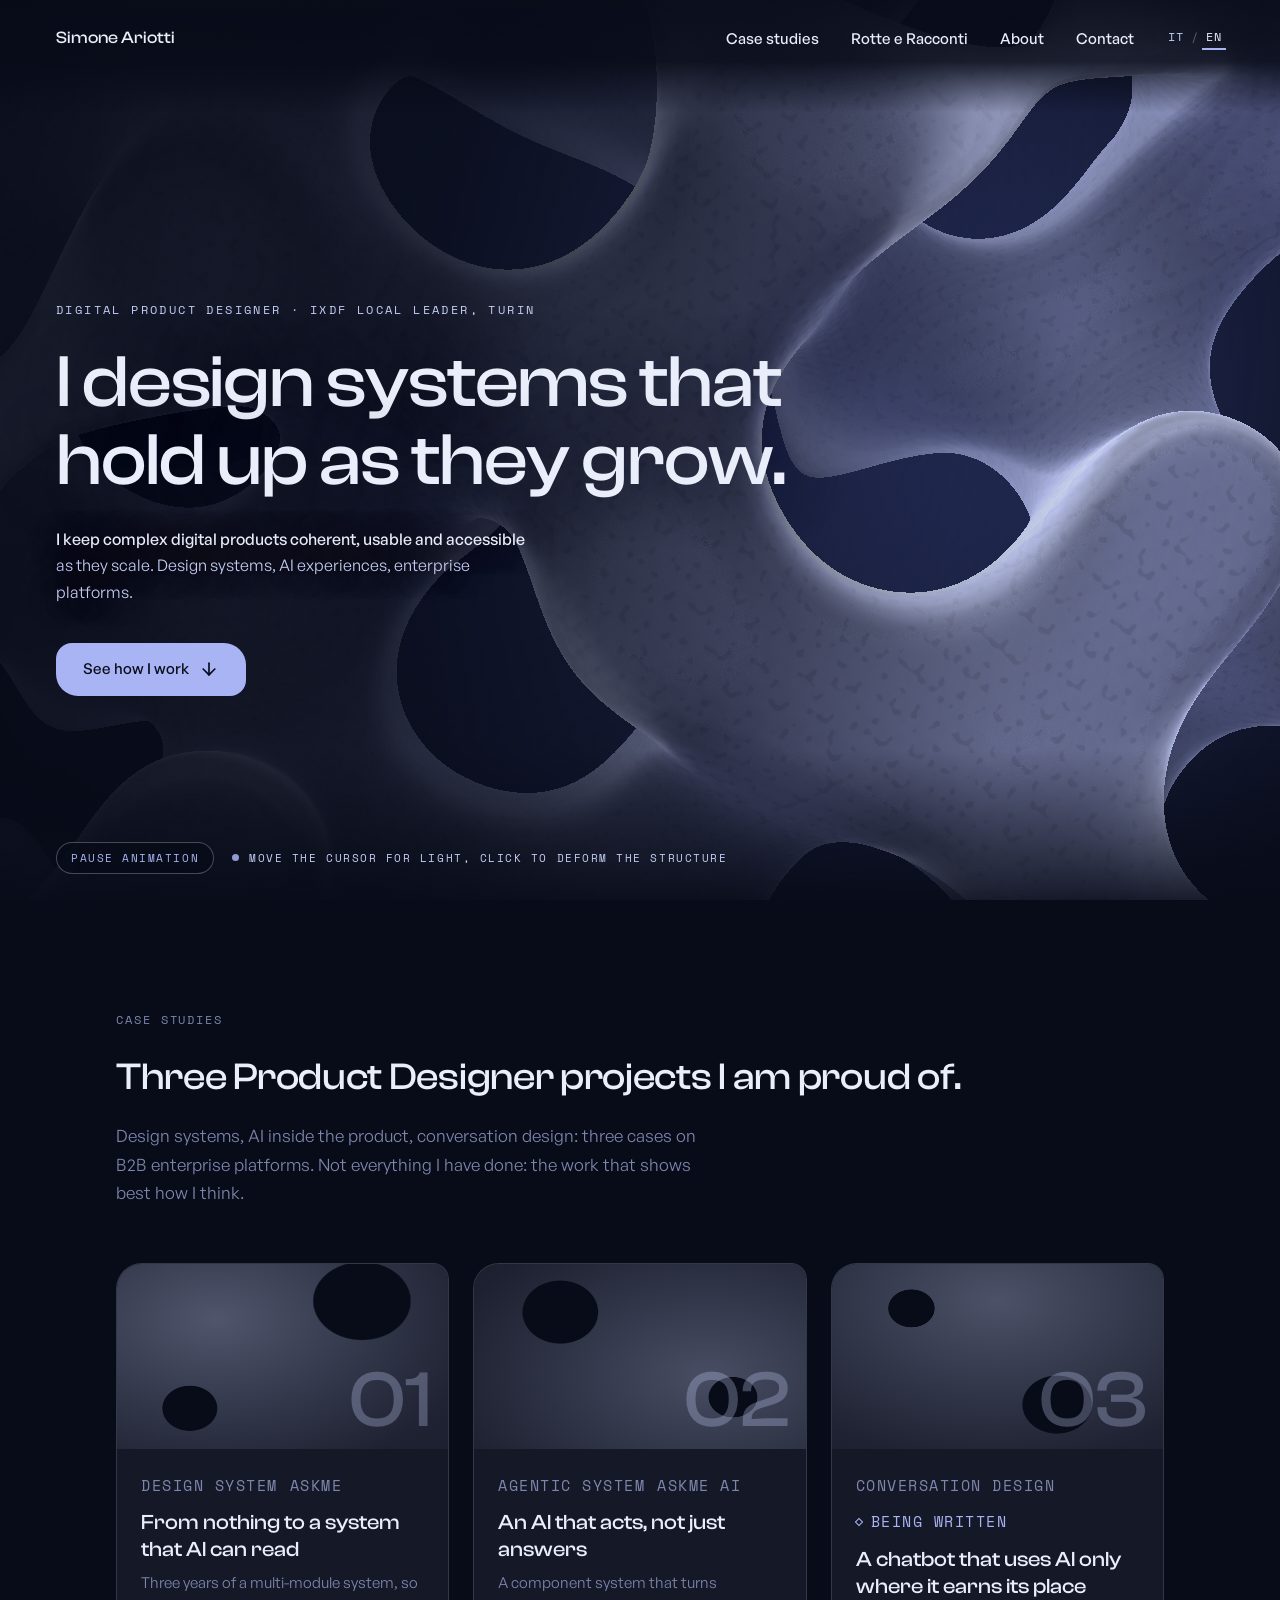
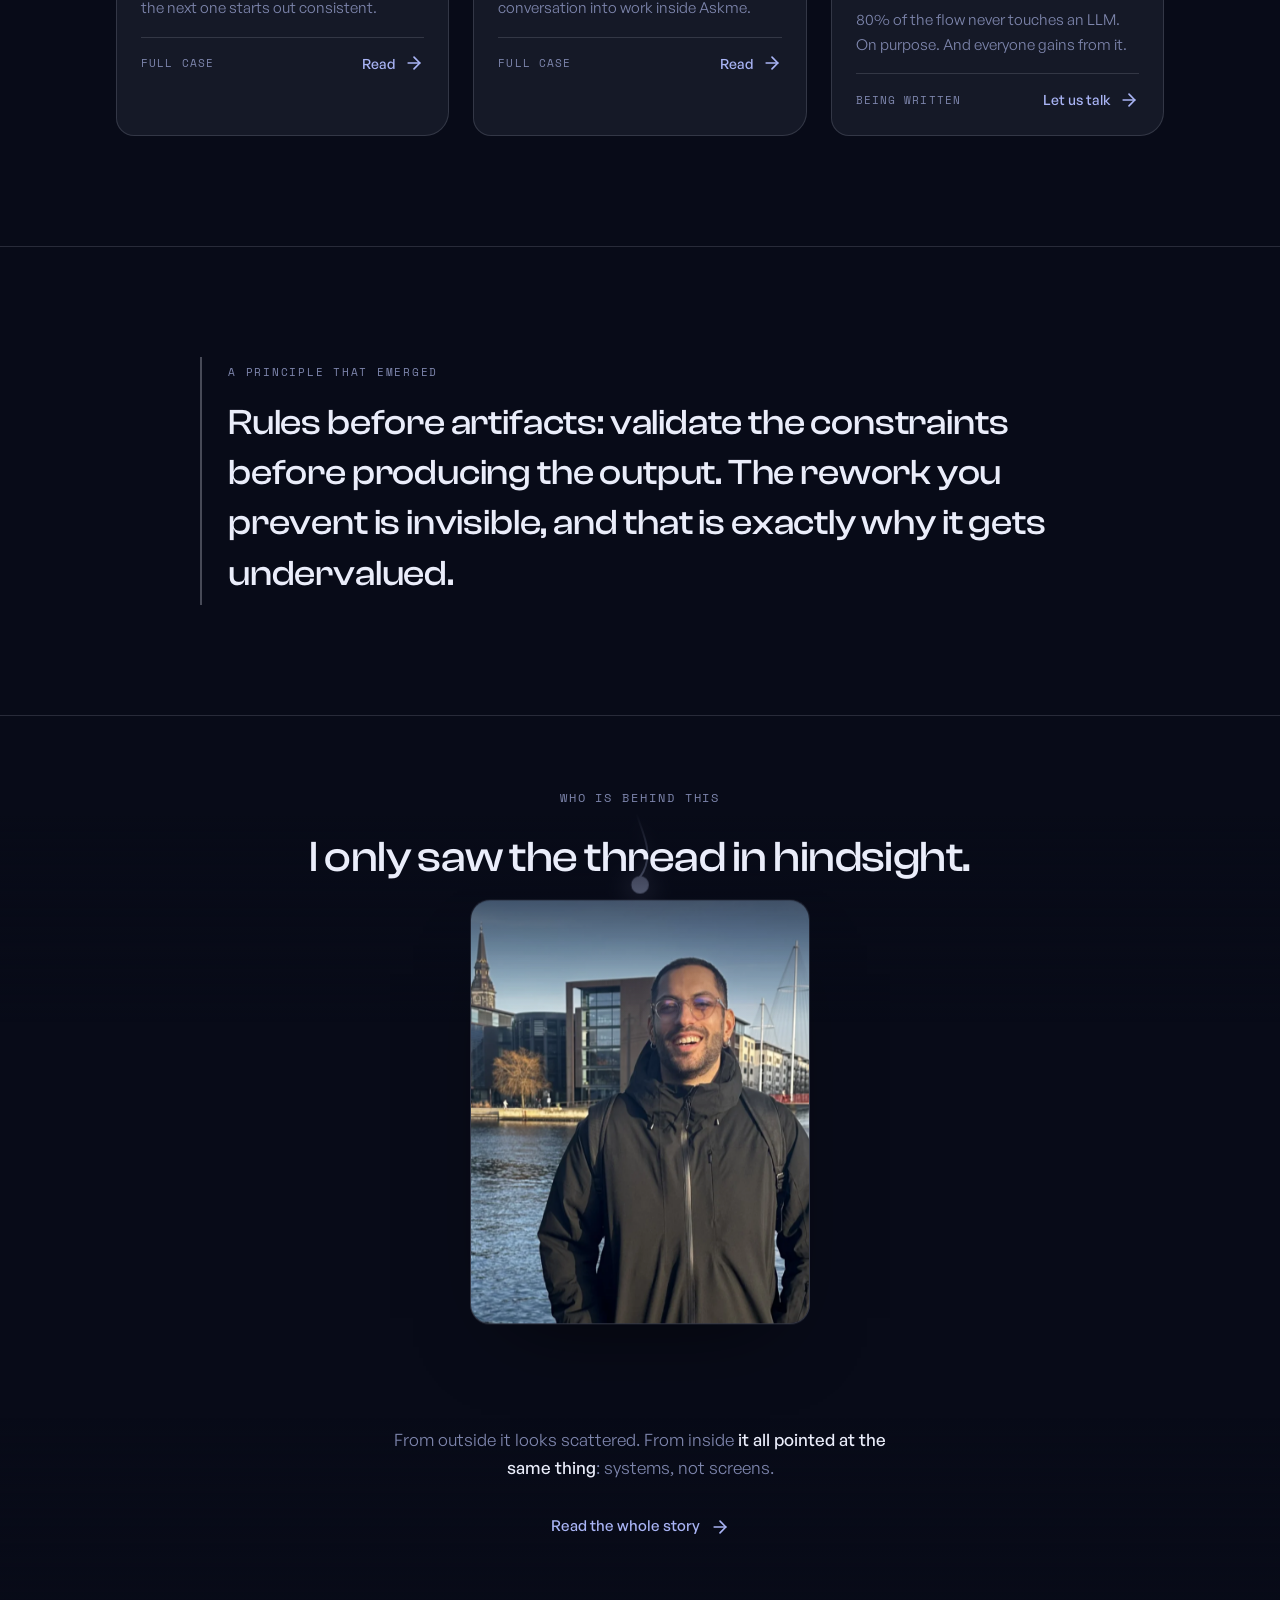
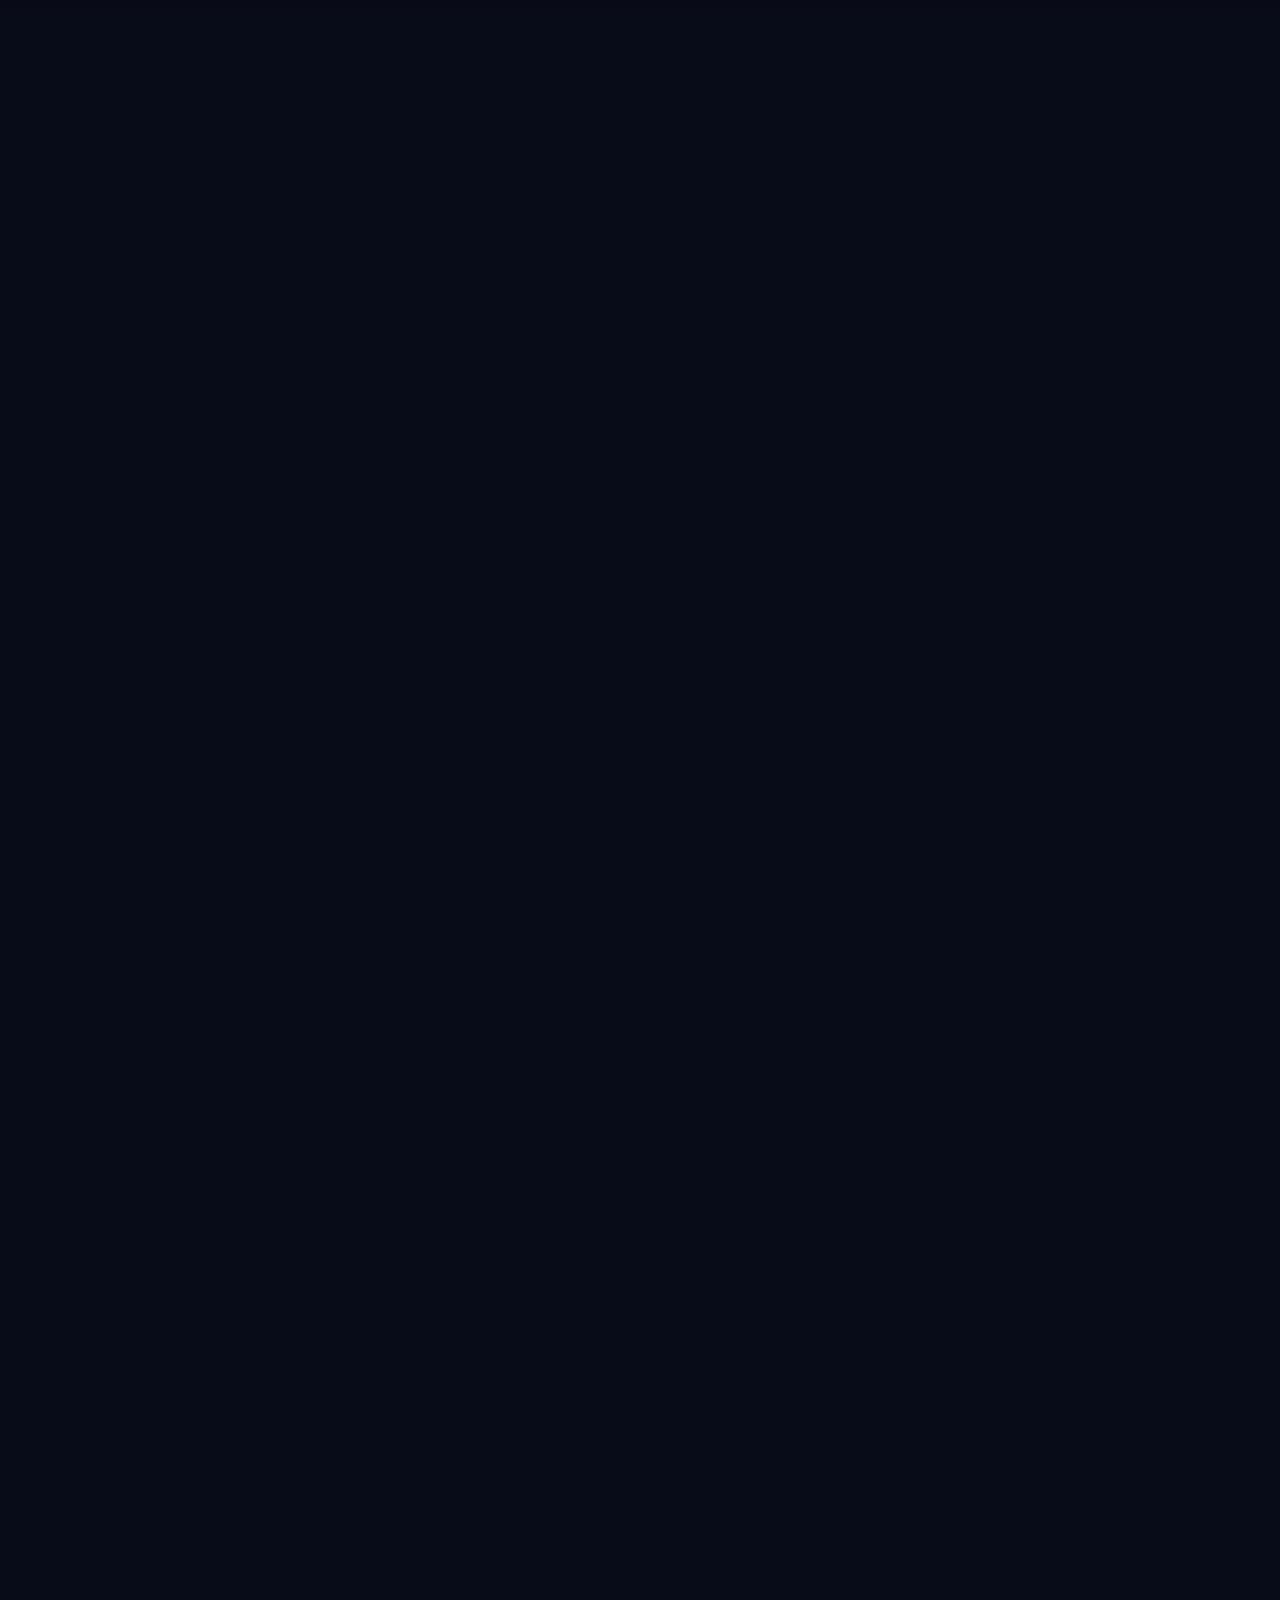
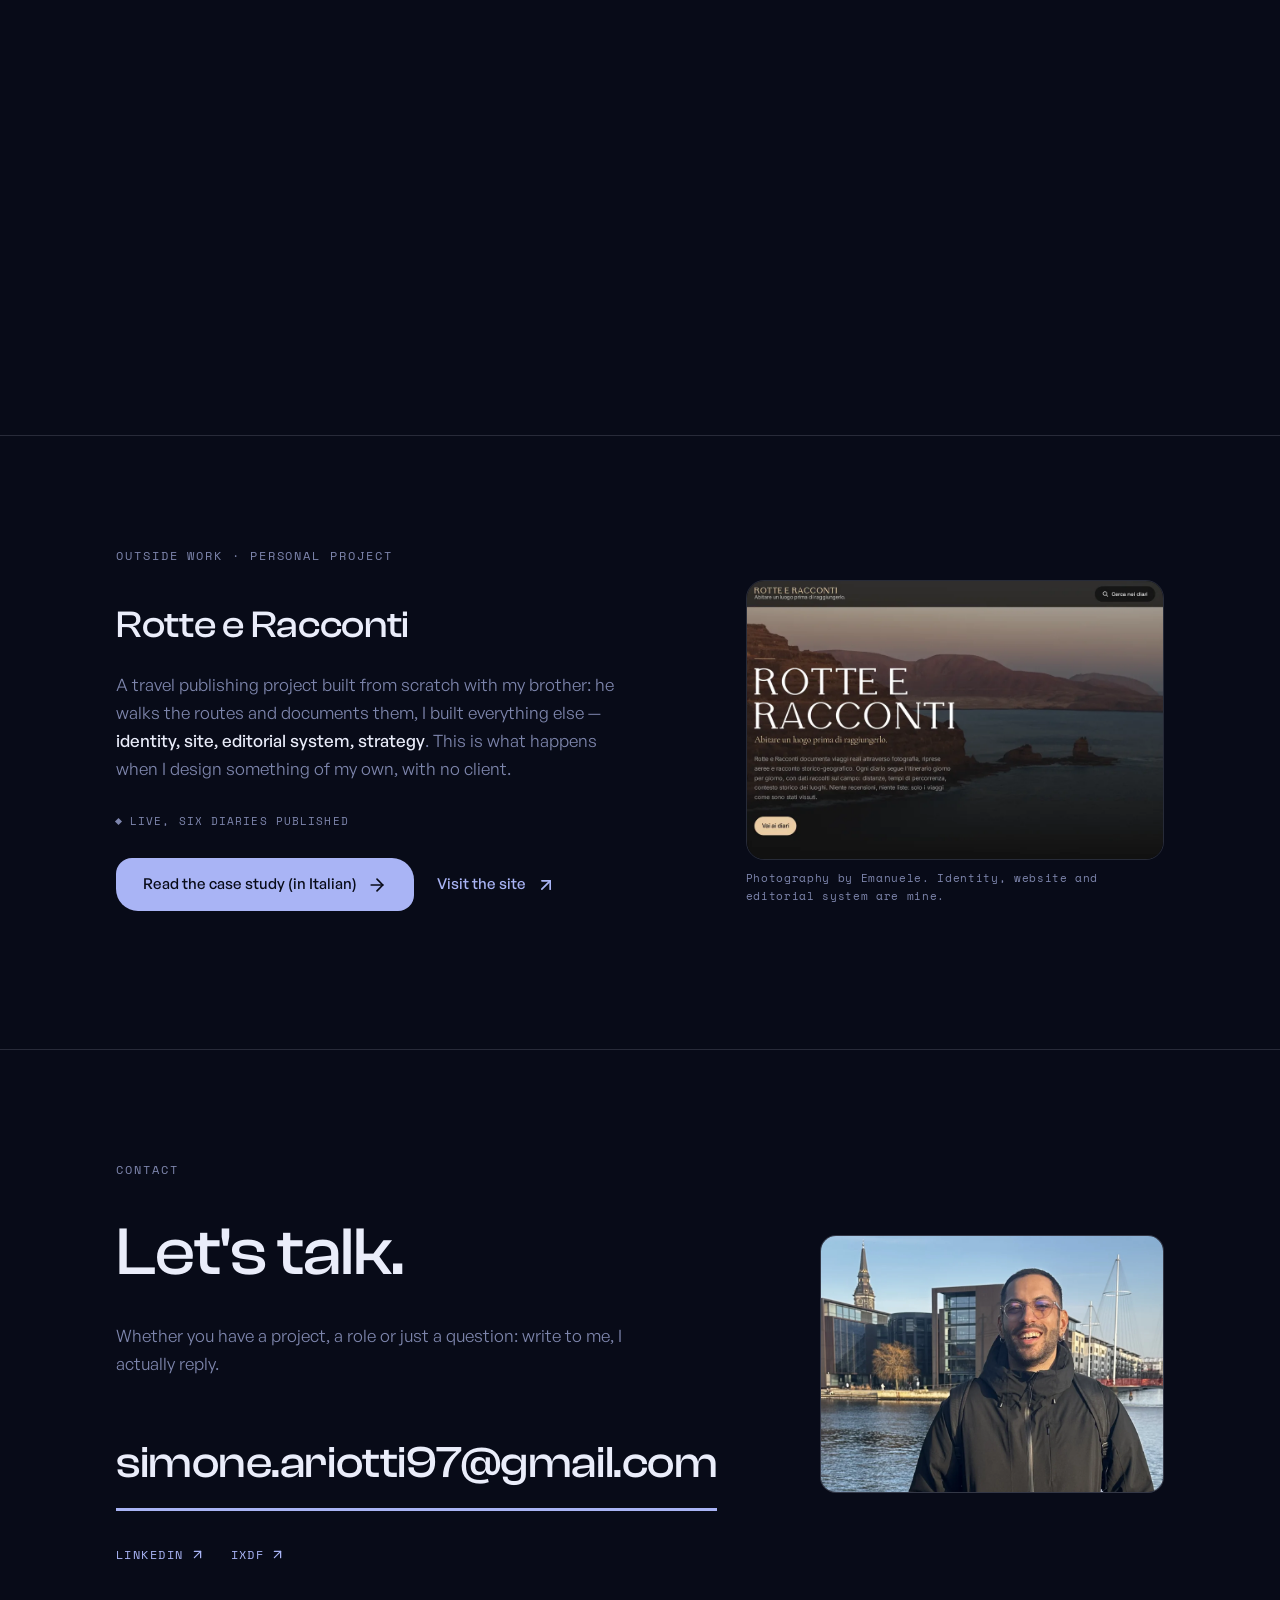
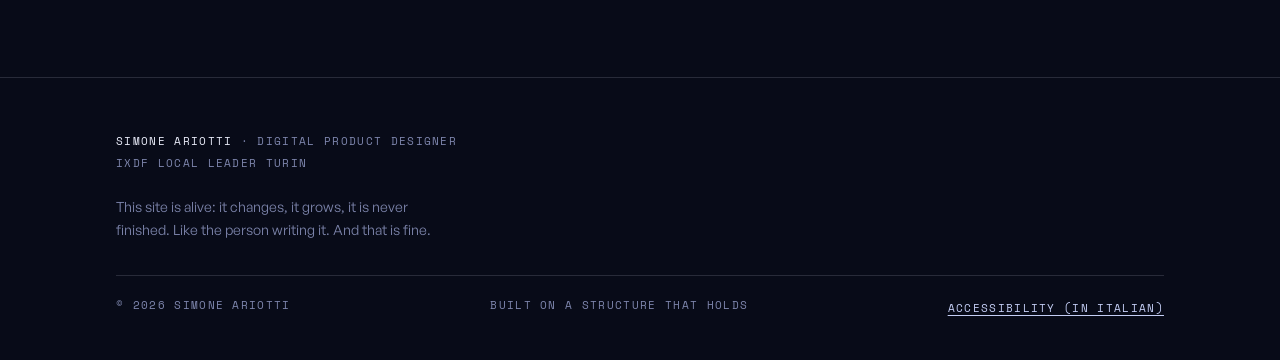
<file: en/index.html>
<!DOCTYPE html>
<html lang="en">
<head>
<meta charset="UTF-8">
<meta name="viewport" content="width=device-width, initial-scale=1.0">
<title>Simone Ariotti · Digital Product Designer</title>
<meta name="description" content="Digital Product Designer. I design systems that hold up as products grow: design systems, AI experiences and B2B enterprise platforms. Case studies, background and contact.">
<link rel="canonical" href="https://simoneariotti.github.io/portfolio/en/">
<link rel="alternate" hreflang="it" href="https://simoneariotti.github.io/portfolio/">
<link rel="alternate" hreflang="en" href="https://simoneariotti.github.io/portfolio/en/">
<link rel="alternate" hreflang="x-default" href="https://simoneariotti.github.io/portfolio/">
<meta name="author" content="Simone Ariotti">
<meta name="theme-color" content="#080B18">

<link rel="icon" href="../assets/favicon.svg" type="image/svg+xml">
<link rel="icon" href="../assets/favicon-32.png" sizes="32x32" type="image/png">
<link rel="apple-touch-icon" href="../assets/apple-touch-icon.png">

<meta property="og:type" content="website">
<meta property="og:site_name" content="Simone Ariotti">
<meta property="og:locale" content="en_GB">
<meta property="og:url" content="https://simoneariotti.github.io/portfolio/en/">
<meta property="og:title" content="Simone Ariotti · Digital Product Designer">
<meta property="og:description" content="Digital Product Designer. I design systems that hold up as products grow: design systems, AI experiences and B2B enterprise platforms. Case studies, background and contact.">
<meta property="og:image" content="https://simoneariotti.github.io/portfolio/assets/og-image.jpg">
<meta property="og:image:width" content="1200">
<meta property="og:image:height" content="630">
<meta property="og:image:alt" content="A violet-ice lattice structure on a deep indigo field, with the line: I design systems that hold up as they grow.">

<meta name="twitter:card" content="summary_large_image">
<meta name="twitter:title" content="Simone Ariotti · Digital Product Designer">
<meta name="twitter:description" content="Digital Product Designer. I design systems that hold up as products grow: design systems, AI experiences and B2B enterprise platforms. Case studies, background and contact.">
<meta name="twitter:image" content="https://simoneariotti.github.io/portfolio/assets/og-image.jpg">
<link rel="stylesheet" href="../assets/stile.css">
<link rel="stylesheet" href="../assets/home.css">
</head>
<body>

<!-- Sprite iconografica: SOLO Lucide, stroke 2, currentColor. L'icona dichiara la funzione. -->
<!-- ═══ ICONOGRAFIA · blocco identico su ogni pagina, vedi storybook ═══
     Griglia 24, tratto 2, estremi e giunti tondi, nessun riempimento, colore
     ereditato da currentColor. Quattro segni e basta: freccia (vai), giu'
     (scendi nella pagina), esterno (esci dal sito), indietro (torna alla home).
     Uno stato non e' un'icona: lo dice il nodo di .gate. -->
<svg width="0" height="0" style="position:absolute" aria-hidden="true">
  <symbol id="i-freccia" viewBox="0 0 24 24"><path d="M5 12h14"/><path d="m12 5 7 7-7 7"/></symbol>
  <symbol id="i-giu" viewBox="0 0 24 24"><path d="M12 5v14"/><path d="m19 12-7 7-7-7"/></symbol>
  <symbol id="i-esterno" viewBox="0 0 24 24"><path d="M7 7h10v10"/><path d="M7 17 17 7"/></symbol>
  <symbol id="i-indietro" viewBox="0 0 24 24"><path d="M19 12H5"/><path d="m12 19-7-7 7-7"/></symbol>
</svg>

<a class="salta" href="#lavori">Skip to content</a>

<nav class="principale sovrapposta" aria-label="Main">
  <a class="logo" href="#inizio">Simone Ariotti</a>
  <ul>
    <li><a href="#lavori">Case studies</a></li>
    <li><a href="#rr">Rotte e Racconti</a></li>
    <li><a href="about.html">About</a></li>
    <li><a href="#contatti">Contact</a></li>
    <li class="lingua"><a href="../index.html" hreflang="it" lang="it" title="Leggi in italiano">IT</a><span class="sep" aria-hidden="true">/</span><span class="attiva" aria-current="true">EN</span></li>
  </ul>
</nav>

<main id="contenuto">
<!-- ═══ HERO: la riga per tutti nel titolo, il concept nella firma ═══ -->
<header class="hero" id="inizio">
  <canvas id="reticolo" aria-hidden="true"></canvas>
  <div class="hero-scrim" aria-hidden="true"></div>
  <div class="hero-testo">
    <p class="eyebrow">Digital Product Designer · IxDF Local Leader, Turin</p>
    <h1>I design systems that hold up as they grow.</h1>
    <p class="firma"><strong>I keep complex digital products coherent, usable and accessible</strong> as they scale. Design systems, AI experiences, enterprise platforms.</p>
    <a class="btn btn-primaria" data-luce href="#lavori">See how I work <svg class="icona freccia-giu" aria-hidden="true"><use href="#i-giu"/></svg></a>
  </div>
  <div class="hero-basso">
    <button class="pausa" type="button" aria-pressed="false" data-ferma="Pause animation" data-riprendi="Resume animation">Pause animation</button>
    <span class="hint">Move the cursor for light, click to deform the structure</span>
  </div>
</header>

<!-- ═══ CASE STUDY ═══ -->
<section id="lavori">
  <div class="wrap">
    <p class="eyebrow">Case studies</p>
    <h2 class="sez-titolo">Three Product Designer projects I am proud of.</h2>
    <p class="sez-intro">Design systems, AI inside the product, conversation design: three cases on B2B enterprise platforms. Not everything I have done: the work that shows best how I think.</p>
    <div class="cs-grid">
      <a class="cs-card cover-1" data-luce href="case-study-01.html">
        <div class="luce" aria-hidden="true"></div>
        <div class="cs-cover"><div class="trama"></div><span class="indice" aria-hidden="true">01</span></div>
        <div class="cs-body">
          <p class="cs-meta"><span>Design System</span><span>Askme</span></p>
          <h3>From nothing to a system that AI can read</h3>
          <p>Three years of a multi-module system, so the next one starts out consistent.</p>
          <div class="cs-azione"><span class="dove">Full case</span><span style="display:inline-flex;align-items:center;gap:8px">Read <svg class="icona vai" aria-hidden="true"><use href="#i-freccia"/></svg></span></div>
        </div>
      </a>
      <a class="cs-card cover-2" data-luce href="case-study-02.html">
        <div class="luce" aria-hidden="true"></div>
        <div class="cs-cover"><div class="trama"></div><span class="indice" aria-hidden="true">02</span></div>
        <div class="cs-body">
          <p class="cs-meta"><span>Agentic system</span><span>Askme AI</span></p>
          <h3>An AI that acts, not just answers</h3>
          <p>A component system that turns conversation into work inside Askme.</p>
          <div class="cs-azione"><span class="dove">Full case</span><span style="display:inline-flex;align-items:center;gap:8px">Read <svg class="icona vai" aria-hidden="true"><use href="#i-freccia"/></svg></span></div>
        </div>
      </a>
      <a class="cs-card cover-3" data-luce href="#contatti" title="Case study being written">
        <div class="luce" aria-hidden="true"></div>
        <div class="cs-cover"><div class="trama"></div><span class="indice" aria-hidden="true">03</span></div>
        <div class="cs-body">
          <p class="cs-meta"><span>Conversation design</span><span class="gate" data-stato="atteso">Being written</span></p>
          <h3>A chatbot that uses AI only where it earns its place</h3>
          <p>80% of the flow never touches an LLM. On purpose. And everyone gains from it.</p>
          <div class="cs-azione"><span class="dove">Being written</span><span style="display:inline-flex;align-items:center;gap:8px">Let us talk <svg class="icona vai" aria-hidden="true"><use href="#i-freccia"/></svg></span></div>
        </div>
      </a>
    </div>
  </div>
</section>

<!-- ═══ PRINCIPIO ═══ -->
<section>
  <div class="wrap">
    <div class="principio">
      <p class="p-label">A principle that emerged</p>
      <blockquote>Rules before artifacts: validate the constraints before producing the output. The rework you prevent is invisible, and that is exactly why it gets undervalued.</blockquote>
    </div>
  </div>
</section>

<!-- ═══ CHI C'E DIETRO: il filo rosso. Sta dopo i case study: le prove vengono prima del racconto ═══ -->
<section class="filo" id="about" aria-label="Who is behind this">
  <div class="stage">
    <p class="titolo"><span class="eyebrow">Who is behind this</span>I only saw the thread in hindsight.</p>
    <div class="colonna">
      <!-- i segmenti li costruisce il JS sulle posizioni misurate delle stazioni: uno per ogni arrivo -->
      <svg class="thread" viewBox="0 0 150 1000" preserveAspectRatio="none" aria-hidden="true"></svg>
      <ul class="tappe">
        <li class="tappa"><span class="nodo"></span><span class="cella"><span class="anno">2016–2019</span><span class="voce">Communication Sciences</span><span class="desc">Saying things without saying them: images, symbols, layout.</span></span></li>
        <li class="tappa"><span class="nodo"></span><span class="cella"><span class="anno">2019–2022</span><span class="voce">Communication, ICT and Media</span><span class="desc">Where I ran into human-computer interaction and UX.</span></span></li>
        <li class="tappa"><span class="nodo"></span><span class="cella"><span class="anno">2020–2021</span><span class="voce">Teaching</span><span class="desc">Primary school teacher: explaining complex ideas in simple words. The exercise that changed how I design.</span></span></li>
        <li class="tappa"><span class="nodo"></span><span class="cella"><span class="anno">2021–2023</span><span class="voce">Software house and QA</span><span class="desc">Getting into IT: reading digital products from the inside, where they break.</span></span></li>
        <li class="tappa"><span class="nodo"></span><span class="cella"><span class="anno">2023–now</span><span class="voce">Product design</span><span class="desc">Atomic design: solid, consistent atoms first, complex molecules and organisms after. Complexity is assembled, not improvised.</span></span></li>
      </ul>
      <div class="ritratto-wrap">
        <div class="ritratto">
          <img class="foto" src="../assets/simone.webp" width="1000" height="1000" loading="lazy" alt="Simone Ariotti">
        </div>
      </div>
    </div>
    <div class="chiusura">
      <p>From outside it looks scattered. From inside <strong>it all pointed at the same thing</strong>: systems, not screens.</p>
      <a class="btn btn-silenziosa" href="about.html">Read the whole story <svg class="icona freccia" aria-hidden="true"><use href="#i-freccia"/></svg></a>
    </div>
  </div>
</section>

<!-- ═══ ROTTE E RACCONTI ═══ -->
<section id="rr">
  <div class="wrap rr">
    <div class="rr-testo">
      <p class="eyebrow">Outside work · Personal project</p>
      <h2 class="sez-titolo">Rotte e Racconti</h2>
      <p>A travel publishing project built from scratch with my brother: he walks the routes and documents them, I built everything else — <strong>identity, site, editorial system, strategy</strong>. This is what happens when I design something of my own, with no client.</p>
      <p class="rr-gate"><span class="gate">Live, six diaries published</span></p>
      <p class="rr-azioni">
        <a class="btn btn-primaria" data-luce href="../rotte-e-racconti.html">Read the case study (in Italian) <svg class="icona freccia" aria-hidden="true"><use href="#i-freccia"/></svg></a>
        <a class="btn btn-silenziosa" href="https://rotte-e-racconti.simone-ariotti97.workers.dev/" target="_blank" rel="noopener">Visit the site <svg class="icona freccia" aria-hidden="true"><use href="#i-esterno"/></svg></a>
      </p>
    </div>
    <div class="rr-lato">
      <a class="rr-visual" href="https://rotte-e-racconti.simone-ariotti97.workers.dev/" target="_blank" rel="noopener" aria-label="Open the Rotte e Racconti website">
        <img src="../assets/rr-home.webp" width="1000" height="668" loading="lazy" alt="The Rotte e Racconti home page: the wordmark set large over the volcanic coast of Lanzarote at sunset.">
      </a>
      <p class="rr-credito">Photography by Emanuele. Identity, website and editorial system are mine.</p>
    </div>
  </div>
</section>

<!-- ═══ CONTATTO ═══ -->
<section class="contatto" id="contatti">
  <div class="wrap contatto-layout">
    <div class="contatto-testo">
      <p class="eyebrow">Contact</p>
      <h2>Let's talk.</h2>
      <p class="invito">Whether you have a project, a role or just a question: write to me, I actually reply.</p>
      <a class="mail-grande" href="mailto:simone.ariotti97@gmail.com">simone.ariotti97@gmail.com</a>
      <div class="contatto-meta">
        <a href="https://www.linkedin.com/in/simone-ariotti-4a980519a/" target="_blank" rel="noopener" style="display:inline-flex;align-items:center;gap:6px">LinkedIn <svg class="icona" style="width:15px;height:15px" aria-hidden="true"><use href="#i-esterno"/></svg></a>
        <a href="https://ixdf.org/members/simone-ariotti?r=simone-ariotti" target="_blank" rel="noopener" style="display:inline-flex;align-items:center;gap:6px">IxDF <svg class="icona" style="width:15px;height:15px" aria-hidden="true"><use href="#i-esterno"/></svg></a>
      </div>
    </div>
    <div class="contatto-foto"><img src="../assets/simone.webp" width="1000" height="1000" loading="lazy" alt="Portrait of Simone Ariotti"></div>
  </div>
</section>

</main>

<footer>
  <div class="wrap">
    <p class="identita"><strong>Simone Ariotti</strong> · Digital Product Designer<br>
    IxDF Local Leader Turin</p>
    <p class="wip">This site is alive: it changes, it grows, it is never finished. Like the person writing it. And that is fine.</p>
    <div class="chiudi">
      <span>© <span data-anno>2026</span> Simone Ariotti</span>
      <span>Built on a structure that holds</span>
      <a href="../accessibilita.html" hreflang="it">Accessibility (in Italian)</a>
    </div>
  </div>
</footer>

<script>
/* ═══ Materia RETICOLO nella hero: adattamento del concept v2 a pagina scorrevole ═══
   - canvas confinato alla hero, coordinate relative al suo rect
   - touch-action pan-y pinch-zoom: lo scroll e lo zoom di sistema restano vivi
   - IntersectionObserver: il render si ferma quando la hero esce dallo schermo
   - prefers-reduced-motion: un solo frame statico */
(function(){
  const canvas=document.getElementById('reticolo');
  const gl=canvas.getContext('webgl',{antialias:false,alpha:false});
  if(!gl){canvas.style.background='radial-gradient(circle at 62% 38%, #171D3E 0%, #080B18 72%)';return;}

  const ridotto=window.matchMedia('(prefers-reduced-motion: reduce)').matches;
  /* La risoluzione era fissata a 1 pixel fisico per pixel CSS: su uno schermo
     denso il fotogramma veniva poi ingrandito dal browser, e ogni bordo
     calcolato dallo shader arrivava a schermo scalettato. Adesso parte a 1.5
     e scende da sola se i fotogrammi non tengono. Non risale: una risalita
     che poi va rifatta si vede come uno scatto. 1.5 e non 2 perche' il costo
     e' quadratico e questo shader fa circa 88 valutazioni di campo per pixel;
     su una macchina che regge, il numero da alzare e' questo. */
  let DPR=Math.min(window.devicePixelRatio||1,1.5);

  const vsrc=`attribute vec2 a; void main(){ gl_Position=vec4(a,0.0,1.0); }`;
  const fsrc=`
    precision highp float;
    uniform vec2 uRes; uniform float uT; uniform vec2 uMouse; uniform vec2 uClick;
    uniform float uForce; uniform float uPulse;

    float gy(vec3 p){ return dot(sin(p), cos(p.yzx)); }

    float smax(float a,float b,float k){
      float h=clamp(0.5-0.5*(b-a)/k,0.0,1.0);
      return mix(b,a,h)+k*h*(1.0-h);
    }

    const vec3 SN=vec3(0.2995,0.2196,0.9285);
    vec3 CK;

    float map(vec3 p){
      float a=uT*0.02;
      float c=cos(a), s=sin(a);
      vec3 q=p; q.xz=mat2(c,-s,s,c)*q.xz;
      float g=gy(q*2.2);
      float dg=(0.35 - g)*0.22;
      float slab=abs(dot(p,SN))-1.15;
      if(uPulse>0.001){
        float rc=length(p-CK);
        dg-=uPulse*0.16*sin(9.0*rc-uT*7.0)*exp(-rc*rc*0.30);
      }
      return smax(dg, slab*0.8, 0.25);
    }

    vec3 normale(vec3 p){
      vec2 e=vec2(0.005,-0.005);
      return normalize( e.xyy*map(p+e.xyy)+e.yyx*map(p+e.yyx)+e.yxy*map(p+e.yxy)+e.xxx*map(p+e.xxx) );
    }

    void main(){
      vec2 uv=(gl_FragCoord.xy-0.5*uRes)/min(uRes.x,uRes.y);
      vec2 mUV=(uMouse-0.5*uRes)/min(uRes.x,uRes.y);
      vec2 cUV=(uClick-0.5*uRes)/min(uRes.x,uRes.y);

      vec3 ro=vec3(2.6,1.9,6.5);
      vec3 ww=normalize(-ro);
      vec3 uu=normalize(cross(vec3(0.0,1.0,0.0),ww));
      vec3 vv=cross(ww,uu);
      vec3 rd=normalize(uv.x*uu + uv.y*vv + 1.55*ww);

      vec3 rdc=normalize(cUV.x*uu + cUV.y*vv + 1.55*ww);
      CK=ro+rdc*5.2;

      vec3 abisso=vec3(0.031,0.043,0.094);
      vec3 fondale=vec3(0.075,0.095,0.190);
      vec3 bg=mix(abisso, fondale, smoothstep(1.15,0.0,length(uv-vec2(0.15,0.05)))*0.8);
      bg+=vec3(0.10,0.12,0.24)*smoothstep(0.95,0.0,length(uv-vec2(0.05,0.12)));

      float dn=dot(rd,SN), don=dot(ro,SN);
      float wslab=1.55;
      float tA=(-wslab-don)/dn, tB=(wslab-don)/dn;
      float t0=max(min(tA,tB),0.0), t1=max(tA,tB);

      float t=t0+0.12*fract(sin(dot(gl_FragCoord.xy,vec2(12.9898,78.233)))*43758.5453);
      float d; vec3 pos; bool hit=false;
      if(t1>0.0){
        for(int i=0;i<80;i++){
          pos=ro+rd*t;
          d=map(pos);
          if(d<0.002*max(t,0.8)){hit=true;break;}
          t+=d*0.85;
          if(t>t1 || t>16.0) break;
        }
      }

      vec3 col=bg;
      if(hit){
        vec3 n=normale(pos);

        /* Il dettaglio di superficie gira a 55 volte la frequenza della forma:
           oltre una certa distanza un pixel ne copre piu' di un periodo e
           quello che resta non e' materia, e' grana. fp e' l'impronta di un
           pixel in unita' di mondo; dove l'impronta supera il dettaglio, il
           dettaglio si spegne. Alzando la risoluzione l'impronta si stringe e
           il dettaglio torna da solo: e' la stessa formula a decidere. */
        float fp=t/(1.55*min(uRes.x,uRes.y));
        vec3 dn3=vec3(gy(pos*55.0), gy(pos*55.0+vec3(2.7,1.3,4.1)), gy(pos*55.0+vec3(5.2,3.9,1.7)));
        n=normalize(n+0.07*exp(-1.2*fp*55.0)*dn3);

        float ao=0.0, sca=1.0;
        for(int i=1;i<=4;i++){
          float h=0.09*float(i);
          ao+=(h-map(pos+n*h))*sca;
          sca*=0.6;
        }
        ao=clamp(1.0-ao*3.2,0.0,1.0);

        vec3 key=normalize(vec3(0.45,0.72,0.55));
        float dif=clamp(dot(n,key),0.0,1.0)*0.40+0.22;

        vec3 rdm=normalize(mUV.x*uu + mUV.y*vv + 1.55*ww);
        vec3 lp=ro+rdm*4.8;
        vec3 ld=lp-pos; float ldist=length(ld); ld/=max(ldist,0.001);
        float mdif=clamp(dot(n,ld),0.0,1.0)*(3.2/(1.0+ldist*ldist*0.9))*uForce;

        float rim=pow(1.0-abs(dot(n,-rd)),2.2);

        float th=0.0;
        for(int i=1;i<=5;i++){ th+=clamp(-map(pos-SN*0.12*float(i)),0.0,0.25); }
        float sss=exp(-th*7.0);

        float pr=0.6*gy(pos*52.0)+0.4*gy(pos*93.0);
        float pore=smoothstep(0.60,1.10,pr);
        /* i pori sfumano verso la loro media, non verso zero: cosi a distanza
           la superficie perde il brulichio senza schiarirsi */
        pore=mix(0.20,pore,exp(-1.2*fp*62.0));
        float micro=1.0-0.15*pore;

        vec3 ghiaccio=vec3(0.769,0.808,0.961);
        vec3 ombra=vec3(0.360,0.385,0.660);
        vec3 bianco=vec3(0.895,0.915,1.0);

        col=mix(ombra,ghiaccio,dif)*ao*micro;
        col+=bianco*mdif*0.80;
        col+=ghiaccio*rim*0.30;
        col+=mix(ghiaccio,bianco,0.5)*sss*0.60;

        float fog=exp(-max(t-6.0,0.0)*0.30);
        col=mix(bg,col,fog);
      }

      col=col/(1.0+0.22*col);
      col*=1.16;
      col*=mix(0.88,1.0,smoothstep(1.5,0.4,length(uv)));

      gl_FragColor=vec4(col,1.0);
    }`;

  function compile(ty,src){const s=gl.createShader(ty);gl.shaderSource(s,src);gl.compileShader(s);
    if(!gl.getShaderParameter(s,gl.COMPILE_STATUS)){console.error(gl.getShaderInfoLog(s));return null;}return s;}
  const vs=compile(gl.VERTEX_SHADER,vsrc),fs=compile(gl.FRAGMENT_SHADER,fsrc);
  if(!vs||!fs) return;
  const prog=gl.createProgram();gl.attachShader(prog,vs);gl.attachShader(prog,fs);gl.linkProgram(prog);gl.useProgram(prog);
  const buf=gl.createBuffer();gl.bindBuffer(gl.ARRAY_BUFFER,buf);
  gl.bufferData(gl.ARRAY_BUFFER,new Float32Array([-1,-1,3,-1,-1,3]),gl.STATIC_DRAW);
  const locA=gl.getAttribLocation(prog,'a');gl.enableVertexAttribArray(locA);gl.vertexAttribPointer(locA,2,gl.FLOAT,false,0,0);
  const uRes=gl.getUniformLocation(prog,'uRes'),uT=gl.getUniformLocation(prog,'uT'),
        uMouse=gl.getUniformLocation(prog,'uMouse'),uClick=gl.getUniformLocation(prog,'uClick'),
        uForce=gl.getUniformLocation(prog,'uForce'),uPulse=gl.getUniformLocation(prog,'uPulse');

  let W,H;
  function resize(){
    const r=canvas.getBoundingClientRect();
    W=canvas.width=Math.floor(r.width*DPR);
    H=canvas.height=Math.floor(r.height*DPR);
    gl.viewport(0,0,W,H);
    gl.uniform2f(uRes,W,H);
  }
  window.addEventListener('resize',()=>{resize(); if(ridotto) draw(10);});
  resize();

  let mx=W*0.62,my=H*0.5,tx=mx,ty=my,cx=W*0.5,cy=H*0.5,force=0,tforce=0,pulseStart=-10,clock=0;

  function toCanvas(e){
    const r=canvas.getBoundingClientRect();
    return [ (e.clientX-r.left)*DPR, (r.height-(e.clientY-r.top))*DPR ];
  }

  if(!ridotto){
    canvas.addEventListener('pointermove',e=>{
      const [x,y]=toCanvas(e);
      tx=x; ty=y;
      if(e.pointerType!=='touch'||e.buttons>0) tforce=1;
    },{passive:true});
    canvas.addEventListener('pointerdown',e=>{
      const [x,y]=toCanvas(e);
      tx=mx=x; ty=my=y;
      cx=x; cy=y; tforce=1; pulseStart=clock;
    },{passive:true});
    const rilascia=e=>{ if(e.pointerType==='touch') tforce=0; };
    canvas.addEventListener('pointerup',rilascia,{passive:true});
    canvas.addEventListener('pointercancel',rilascia,{passive:true});
    canvas.addEventListener('pointerleave',()=>{ tforce=0; });
  }

  function draw(t){
    gl.uniform1f(uT,t);
    gl.uniform2f(uMouse,mx,my);
    gl.uniform2f(uClick,cx,cy);
    gl.uniform1f(uForce,force);
    const age=t-pulseStart;
    gl.uniform1f(uPulse, age>0.0&&age<2.0 ? (1.0-age/2.0) : 0.0);
    gl.drawArrays(gl.TRIANGLES,0,3);
  }

  if(ridotto){ force=0; draw(10); return; }

  /* il render vive solo quando la hero e visibile */
  let visibile=true;
  new IntersectionObserver(en=>{ visibile=en[0].isIntersecting; },{threshold:0.02})
    .observe(canvas);

  let start=performance.now(), prima=start;
  const durate=[];
  function loop(now){
    const dt=Math.min(Math.max((now-prima)/1000,0.001),0.1); prima=now;
    /* in pausa il tempo dello shader si ferma: la struttura resta dov'e' e risponde ancora al cursore */
    if(!document.documentElement.classList.contains('fermo')) clock+=dt;
    if(visibile){
      /* Lo smorzamento era 0.07 per fotogramma: a 120Hz arrivava al doppio
         della velocita' e quando un fotogramma saltava faceva uno scatto.
         Scritto sul tempo, la costante e' la stessa a qualsiasi refresh:
         0.07 e 0.05 a 60Hz valgono 0.23s e 0.32s di costante di tempo. */
      const kM=1-Math.exp(-dt/0.23), kF=1-Math.exp(-dt/0.32);
      mx+=(tx-mx)*kM; my+=(ty-my)*kM;
      force+=(tforce-force)*kF;
      draw(clock);

      /* Governo della risoluzione: solo in discesa. Si parte da 1.5 e si
         scende se i fotogrammi non tengono; non si risale mai, perche' una
         risalita che poi va rifatta si vede come uno scatto e un salto di
         nitidezza proprio nella prima schermata. Si guarda la mediana di 40
         fotogrammi, non la media: un singolo scatto del sistema non deve
         far scendere tutto. La soglia e' assoluta (50 fotogrammi al secondo)
         e non relativa al refresh: su uno schermo a 120Hz tenere 60 va bene. */
      durate.push(dt*1000); if(durate.length>40) durate.shift();
      if(durate.length===40){
        const m=durate.slice().sort((a,b)=>a-b)[20];
        if(m>20 && DPR>1){ DPR=Math.max(1,DPR-0.25); durate.length=0; resize(); }
      }
    }
    requestAnimationFrame(loop);
  }
  requestAnimationFrame(loop);
})();
</script>
<script src="../assets/sito.js"></script>
<script>
/* ═══ Sezione "Chi c'e dietro": la colonna trasla, una fascia di fuoco al centro ingrandisce ═══
   Solo puntatore fine + motion ok; altrimenti versione statica. Zero reflow: transform/opacity/dashoffset.
   Il filo e spezzato in segmenti fra una stazione e l'altra: si disegnano man mano che scendono sotto la
   linea di fuoco, quindi il tracciato e sempre sincronizzato con le celle e non passa mai dietro nessuna. */
(function(){
  const filo=document.querySelector('.filo');
  if(!filo) return;
  const stage=filo.querySelector('.stage');
  const colonna=filo.querySelector('.colonna');
  const svg=filo.querySelector('.thread');
  const wrap=filo.querySelector('.ritratto-wrap');
  const chiusura=filo.querySelector('.chiusura');
  /* la sezione pinnata chiede spazio: sotto quella soglia, o su touch o reduced-motion, diventa un blocco statico.
     La condizione va rivalutata a ogni resize, non solo al caricamento: restringere la finestra deve degradare */
  const spazio=window.matchMedia('(min-width:900px) and (min-height:620px) and (pointer:fine)');
  const fermo=window.matchMedia('(prefers-reduced-motion: reduce)');
  let attivo=null;

  const clamp=(v,a,b)=>Math.max(a,Math.min(b,v));
  const morbido=t=>t*t*(3-2*t);
  /* fascia di fuoco, in frazioni di viewport. PIANO: tratto a scala piena (la cella "sosta").
     USCITA: dove la scala torna a 1. SPARIZIONE: dove l'opacita va a 0, piu corta apposta. */
  const FOCAL=0.44, PIANO=0.085, USCITA=0.24, SPARIZIONE=0.15;
  const NODO_R=6.5, NODO_STACCO=15, SEG_STACCO=11, ENTRATA=88, W=150;

  /* host = elemento che porta le variabili, box = la superficie che scala (serve la misura a riposo) */
  const stazioni=[...filo.querySelectorAll('.tappa')].map(t=>({host:t,box:t.querySelector('.cella'),cresce:true}));
  stazioni.push({host:wrap,box:wrap.querySelector('.ritratto'),cresce:false});
  /* un nodo anche sul ritratto: il filo deve arrivare a qualcosa, non finire nel vuoto */
  const nodoFinale=document.createElement('span'); nodoFinale.className='nodo'; wrap.prepend(nodoFinale);
  const NS='http://www.w3.org/2000/svg';
  const segmenti=stazioni.map(()=>{
    const p=document.createElementNS(NS,'path'); p.setAttribute('pathLength','1'); svg.appendChild(p); return p;
  });

  let ty0=0, ty1=0, tyOra=0;
  function misura(){
    /* posizione di ogni stazione relativa alla colonna via rettangoli: immune alla traslazione
       corrente e a qualunque offsetParent (l'uso di offsetTop dava misure sbagliate).
       Le celle vengono lette senza la loro scala: gli ingombri devono essere quelli a riposo. */
    const vh=innerHeight, focal=vh*FOCAL;
    const crescita=parseFloat(getComputedStyle(filo).getPropertyValue('--crescita'))||0;
    stazioni.forEach(s=>{ s.box.style.transform='none'; });
    const cTop=colonna.getBoundingClientRect().top, H=colonna.offsetHeight;
    stazioni.forEach(s=>{
      const b=s.box.getBoundingClientRect(), h=s.host.getBoundingClientRect();
      const scala=s.cresce?1+crescita:1;
      s.cy=b.top-cTop+b.height/2;
      s.alto=s.cy-b.height*scala/2;               /* bordi della cella a scala piena: il filo si ferma qui fuori */
      s.basso=s.cy+b.height*scala/2;
      s.nodoY=s.alto-NODO_STACCO;
      s.hostTop=h.top-cTop;
    });
    stazioni.forEach(s=>{
      s.box.style.transform='';
      s.host.style.setProperty('--nodo-y',(s.nodoY-NODO_R-s.hostTop).toFixed(1)+'px');
    });
    /* un segmento per stazione: dal bordo basso della precedente al nodo di questa */
    const cx=W/2;
    svg.setAttribute('viewBox','0 0 '+W+' '+H);
    stazioni.forEach((s,i)=>{
      const y1=i===0?s.nodoY-ENTRATA:stazioni[i-1].basso+SEG_STACCO;
      const y2=s.nodoY-NODO_R-1;
      s.y1=y1; s.len=Math.max(y2-y1,1);
      const a=Math.min(26,s.len*0.38)*(i%2?-1:1);  /* ampiezza alternata: il filo serpeggia, le tangenti restano verticali */
      segmenti[i].setAttribute('d','M'+cx+' '+y1.toFixed(1)+' C '+(cx+a).toFixed(1)+' '+(y1+s.len*0.34).toFixed(1)+
        ', '+(cx-a).toFixed(1)+' '+(y2-s.len*0.34).toFixed(1)+', '+cx+' '+y2.toFixed(1));
    });
    ty0=focal-stazioni[0].cy;
    ty1=focal-stazioni[stazioni.length-1].cy;
  }
  let ticking=false;
  function calc(){
    ticking=false;
    if(!attivo) return;
    const vh=innerHeight, focal=vh*FOCAL;
    const r=filo.getBoundingClientRect();
    if(r.bottom<0 || r.top>vh) return;            /* fuori vista: niente lavoro */
    /* tutte le letture prima di tutte le scritture: cTop0 e la colonna senza traslazione */
    const cTop0=colonna.getBoundingClientRect().top-tyOra;
    const total=filo.offsetHeight-vh;
    const p=total>0?clamp(-r.top,0,total)/total:1;
    const pEff=clamp(p/0.82,0,1);                  /* la colonna finisce a p=0.82: il ritratto sosta al centro */
    tyOra=ty0+pEff*(ty1-ty0);
    const cTop=cTop0+tyOra;
    stage.style.setProperty('--praw',p.toFixed(4));
    /* la chiusura e selezionabile e cliccabile solo quando e davvero visibile:
       a opacita 0 restava un blocco invisibile che intercettava il puntatore */
    if(chiusura) chiusura.style.pointerEvents = p>0.87 ? 'auto' : 'none';
    colonna.style.setProperty('--ty',tyOra.toFixed(1)+'px');
    stazioni.forEach((s,i)=>{
      const c=cTop+s.cy, d=Math.abs(c-focal)/vh;
      let focus=1-morbido(clamp((d-PIANO)/(USCITA-PIANO),0,1));
      let vis=1-morbido(clamp((d-PIANO)/(SPARIZIONE-PIANO),0,1));
      const on=clamp((focal-c)/(vh*0.14)+0.5,0,1);
      /* il ritratto e l'ultima stazione: da p=0.78 in poi resta in campo per regola, non per misura.
         Il finale della sezione lo vuole accanto alla chiusura, e non deve dipendere dal fatto
         che le altezze misurate siano ancora valide. */
      if(i===stazioni.length-1){
        const coda=morbido(clamp((p-0.78)/0.06,0,1));
        vis=Math.max(vis,coda); focus=Math.max(focus,coda);
      }
      s.host.style.setProperty('--focus',focus.toFixed(3));
      s.host.style.setProperty('--vis',vis.toFixed(3));
      s.host.style.setProperty('--on',Math.max(vis,on).toFixed(3));
      /* il segmento si disegna fino alla linea di fuoco: nasce dalla cella sopra e arriva al nodo sotto */
      segmenti[i].style.setProperty('--f',clamp((focal-(cTop+s.y1))/s.len,0,1).toFixed(3));
    });
  }
  function onScroll(){ if(!ticking){ ticking=true; requestAnimationFrame(calc); } }
  function modo(){
    const ok=spazio.matches && !fermo.matches;
    if(ok===attivo) return false;
    attivo=ok;
    filo.classList.toggle('statico',!ok);
    /* uscendo dalla modalita dinamica ripulisco le variabili: la versione statica deve partire pulita */
    if(!ok) stazioni.forEach(s=>['--focus','--vis','--on','--nodo-y'].forEach(v=>s.host.style.removeProperty(v)));
    return true;
  }
  function init(){ modo(); if(attivo){ misura(); calc(); } }
  addEventListener('scroll',onScroll,{passive:true});
  addEventListener('resize',()=>{ modo(); if(attivo){ misura(); onScroll(); } },{passive:true});
  spazio.addEventListener('change',init);
  fermo.addEventListener('change',init);
  addEventListener('load',init);
  /* i font cambiano le altezze delle celle: rimisuro quando sono pronti */
  if(document.fonts&&document.fonts.ready){ document.fonts.ready.then(()=>{ if(attivo){ misura(); calc(); } }); }
  /* qualunque cosa cambi l'altezza della colonna (font che arrivano tardi, testi che riflowano)
     invalida le posizioni memorizzate: le rimisuro invece di fidarmi di quelle del caricamento */
  if(window.ResizeObserver){
    let pend=false;
    new ResizeObserver(()=>{
      if(pend||!attivo) return; pend=true;
      requestAnimationFrame(()=>{ pend=false; if(attivo){ misura(); calc(); } });
    }).observe(colonna);
  }
  init();
})();
</script>

<script>
/* Il filo in modalita statica (touch e schermi piccoli) non ha nessun movimento:
   le stazioni entrano una alla volta mentre si scorre. In modalita dinamica queste
   regole CSS non esistono, quindi la classe aggiunta qui non ha alcun effetto. */
(function(){
  const filo=document.querySelector('.filo');
  if(!filo||!window.IntersectionObserver) return;
  const stazioni=[...filo.querySelectorAll('.tappa, .ritratto-wrap')];
  const io=new IntersectionObserver((voci,oss)=>{
    voci.forEach(v=>{ if(!v.isIntersecting) return;
      v.target.classList.add('entra'); oss.unobserve(v.target); });
  },{threshold:0.12, rootMargin:'0px 0px -8% 0px'});
  stazioni.forEach(s=>io.observe(s));
})();
</script>
</body>
</html>
</file>
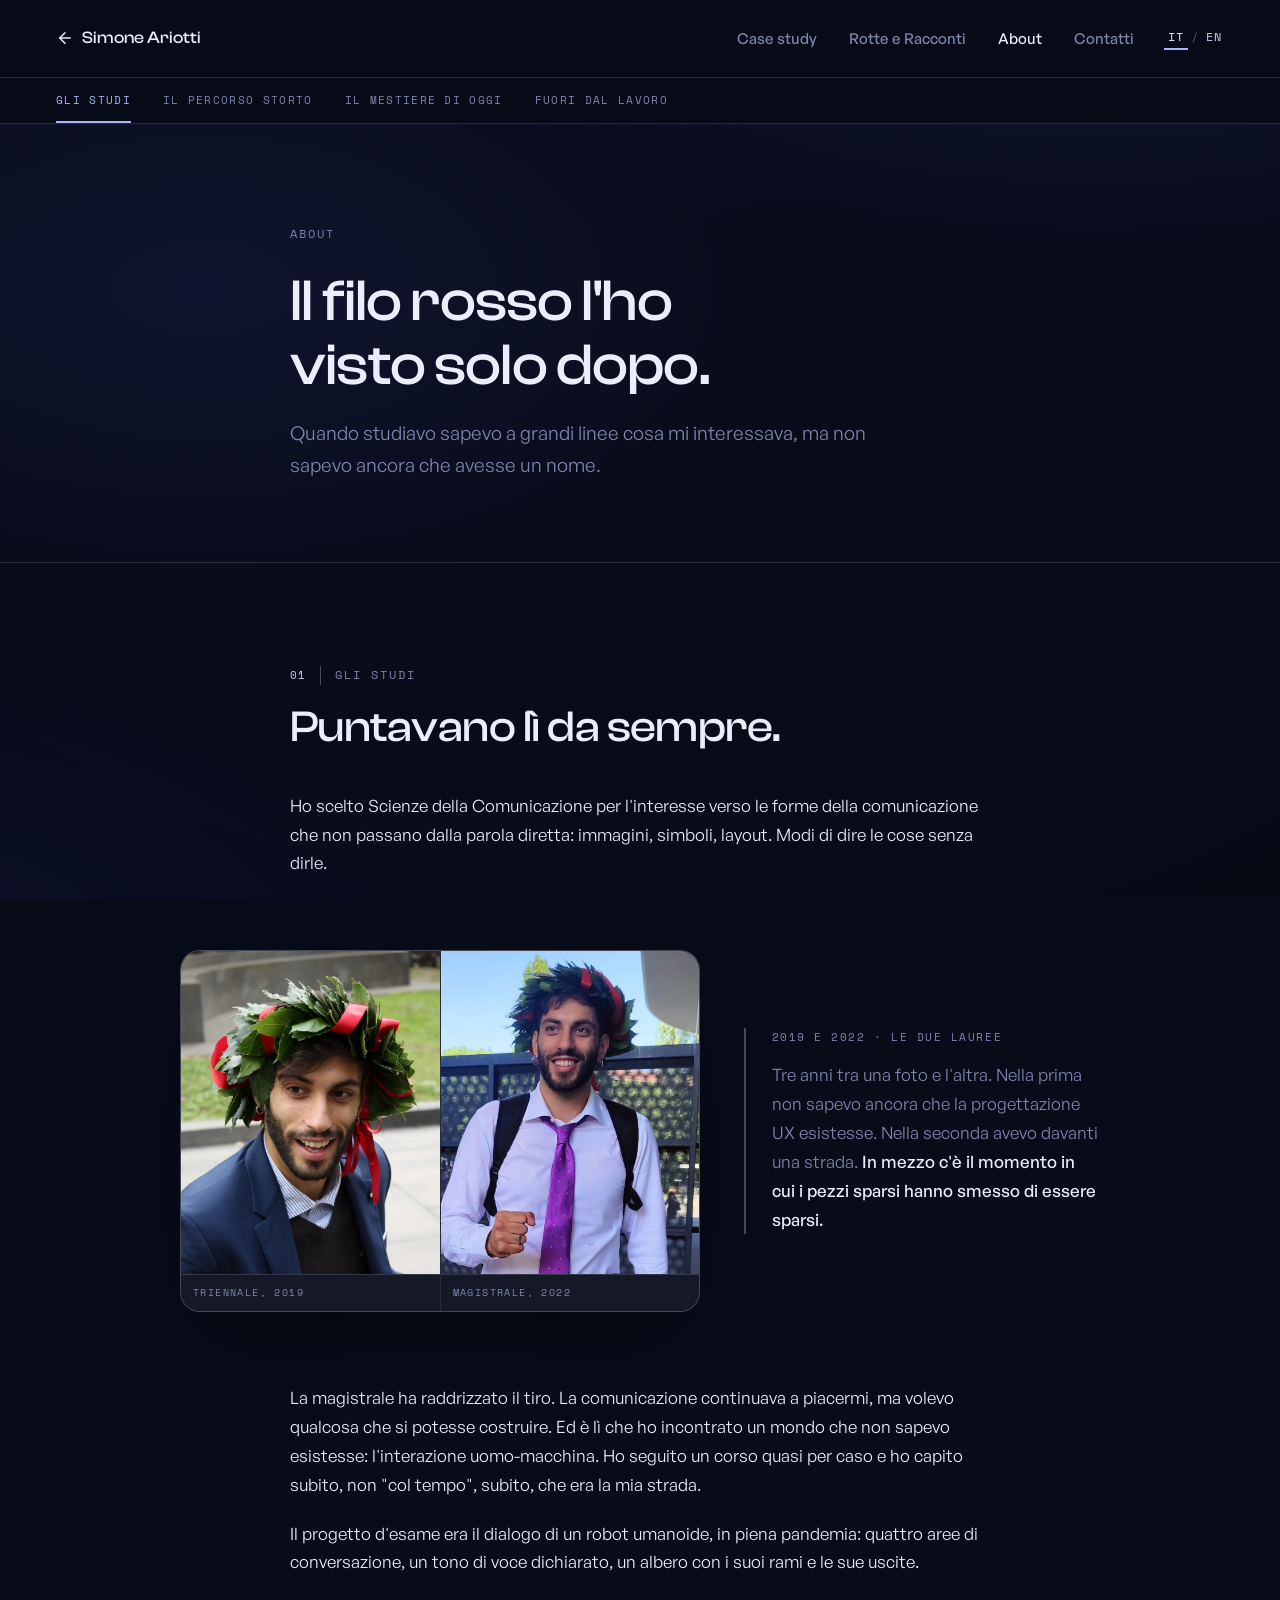
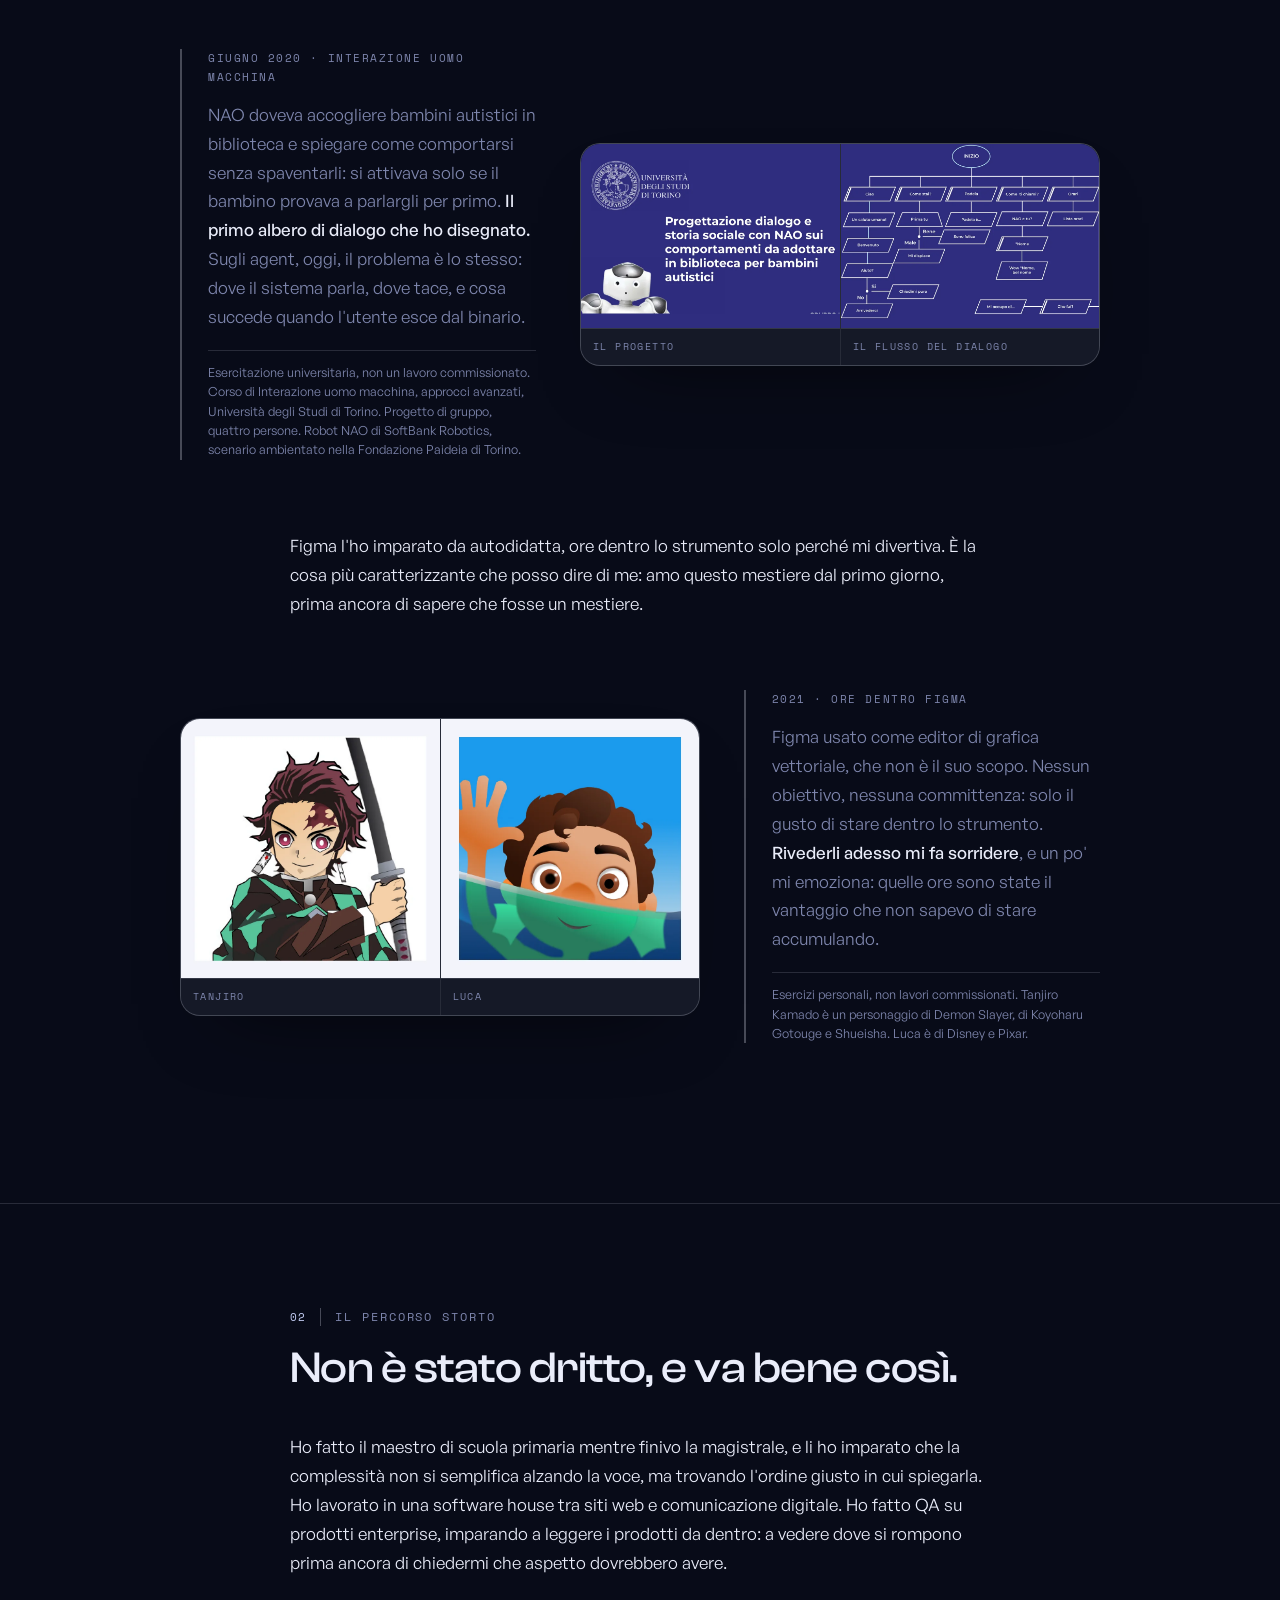
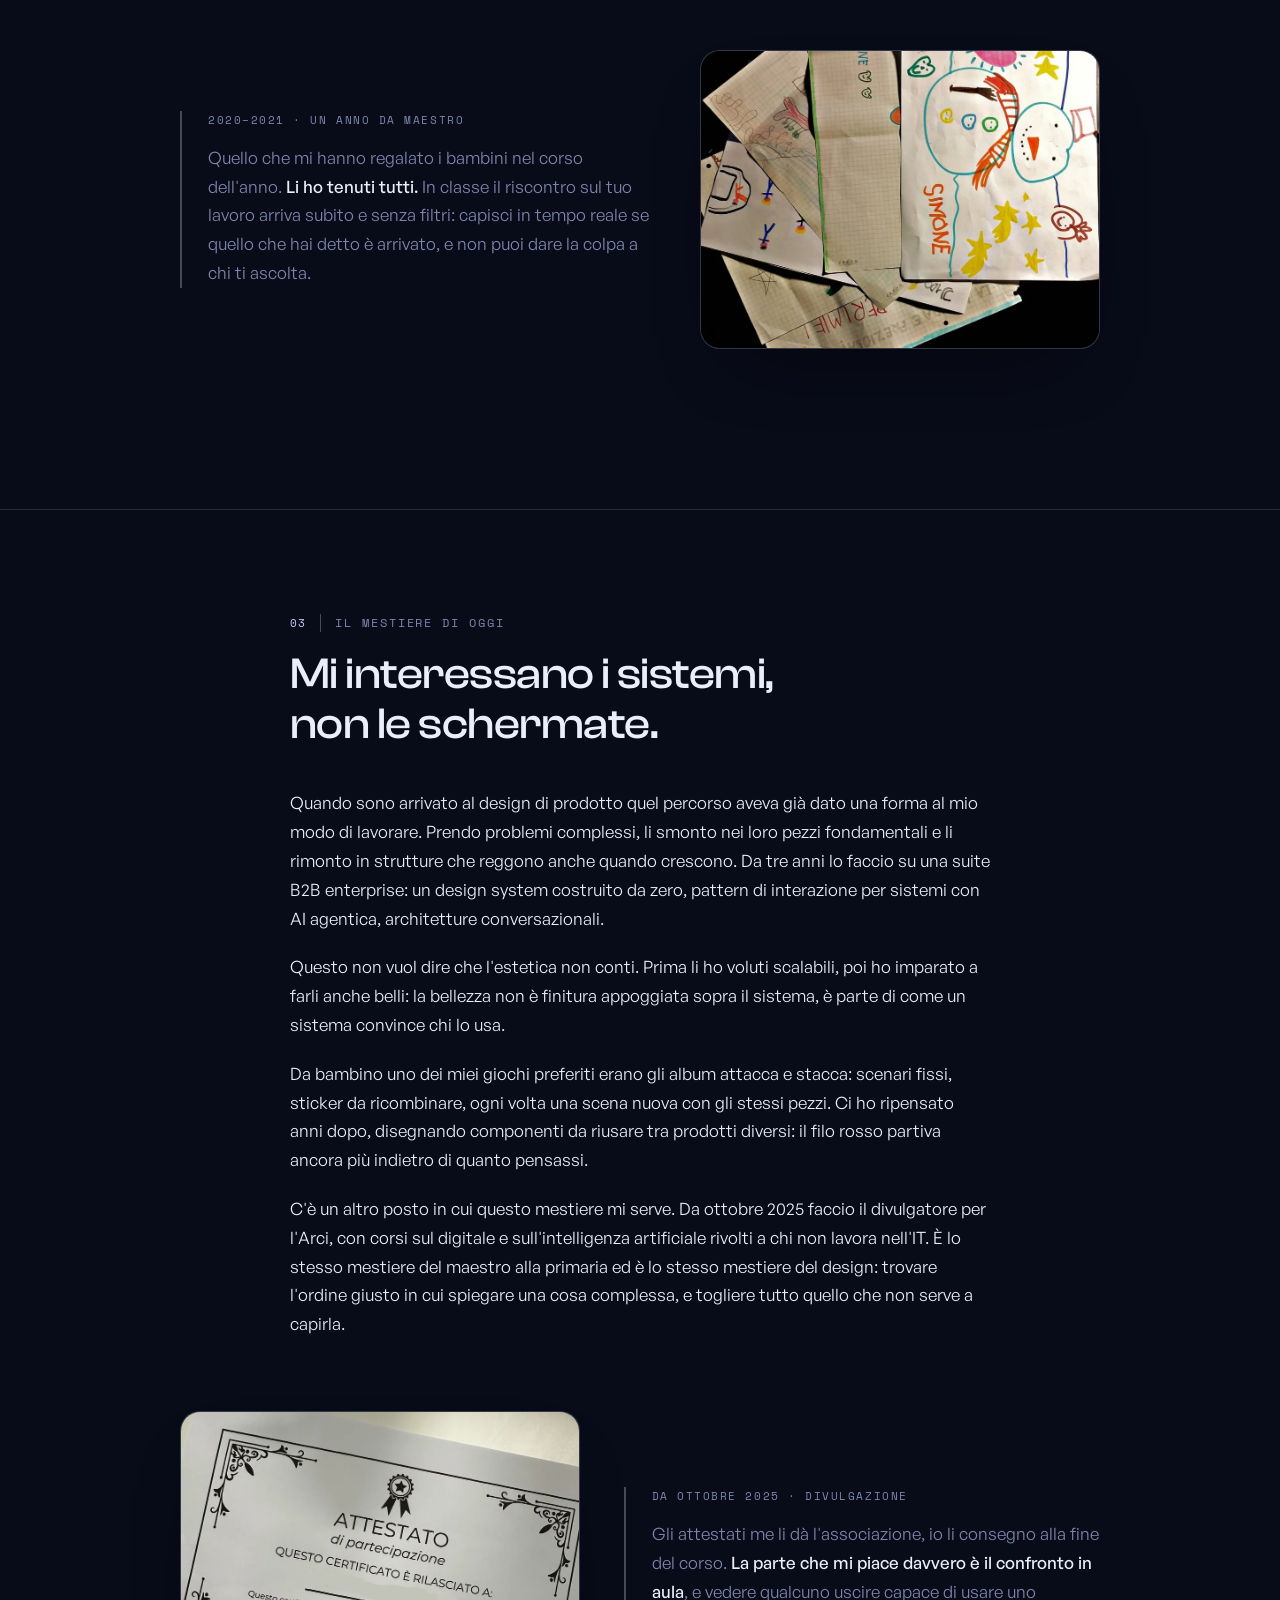
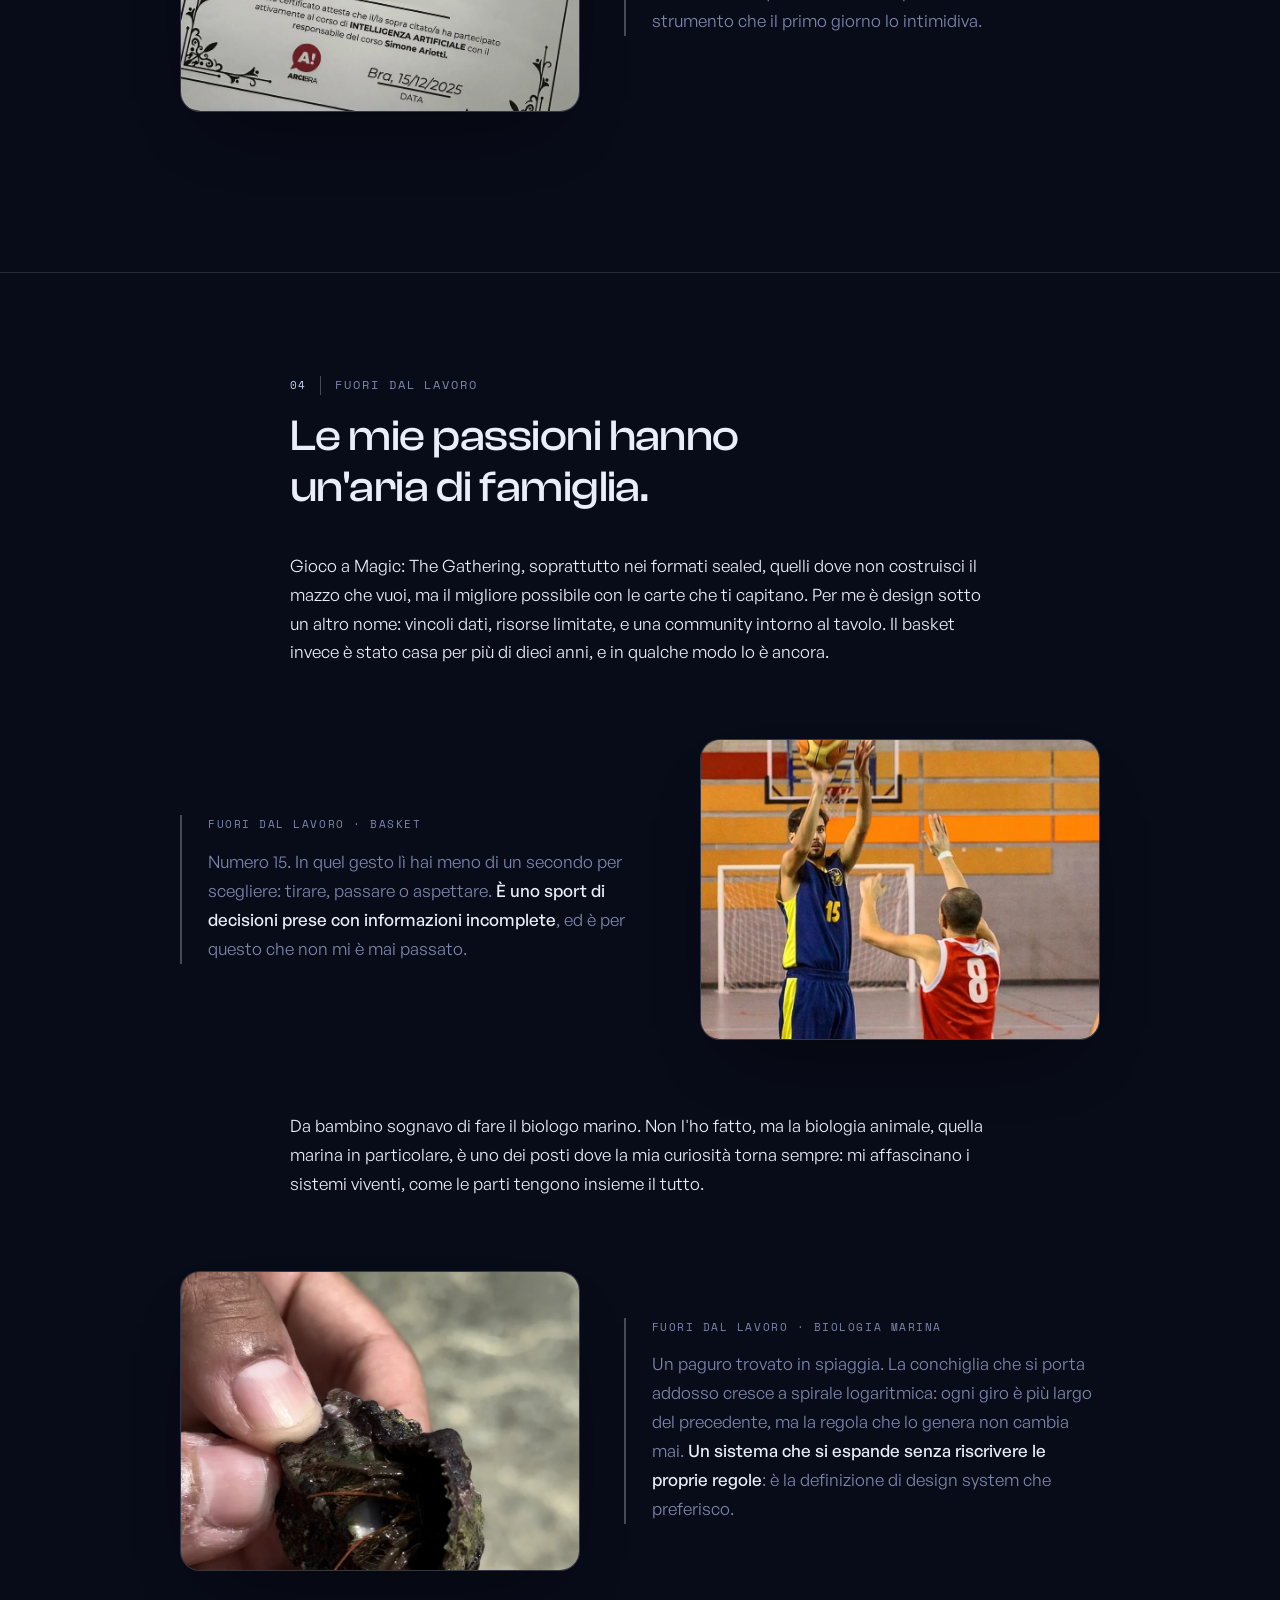
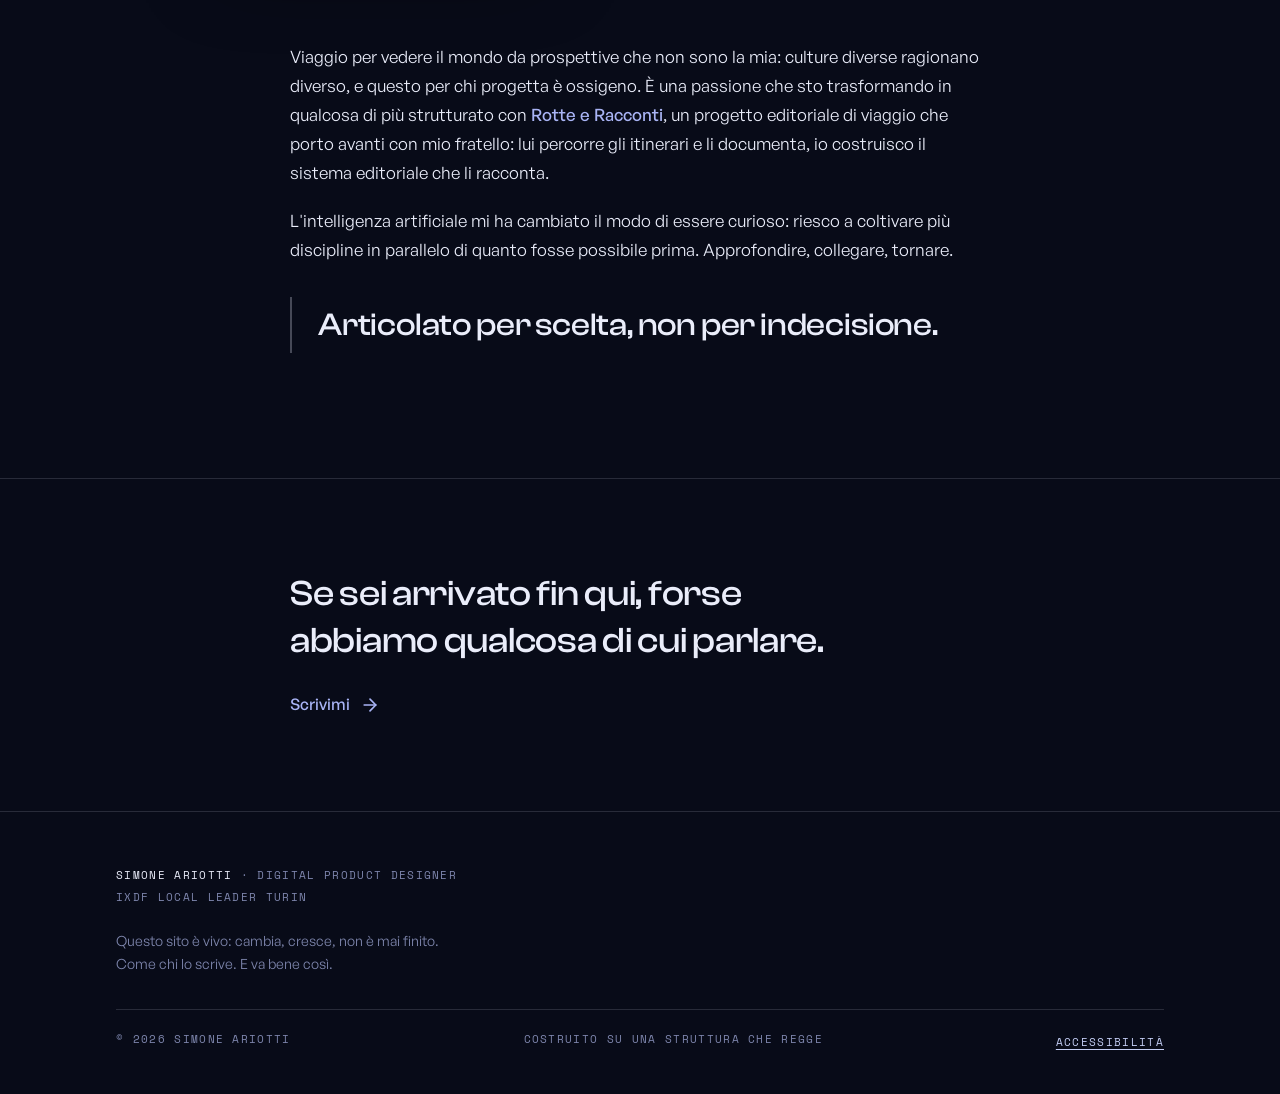
<file: about.html>
<!DOCTYPE html>
<html lang="it">
<head>
<meta charset="UTF-8">
<meta name="viewport" content="width=device-width, initial-scale=1.0">
<title>About · Simone Ariotti</title>
<meta name="description" content="Comunicazione, insegnamento, QA, poi il design di prodotto. Da fuori sembra un percorso sparso: da dentro puntava tutto nello stesso posto, i sistemi.">
<link rel="canonical" href="https://simoneariotti.github.io/portfolio/about.html">
<link rel="alternate" hreflang="it" href="https://simoneariotti.github.io/portfolio/about.html">
<link rel="alternate" hreflang="en" href="https://simoneariotti.github.io/portfolio/en/about.html">
<link rel="alternate" hreflang="x-default" href="https://simoneariotti.github.io/portfolio/about.html">
<meta name="author" content="Simone Ariotti">
<meta name="theme-color" content="#080B18">

<link rel="icon" href="assets/favicon.svg" type="image/svg+xml">
<link rel="icon" href="assets/favicon-32.png" sizes="32x32" type="image/png">
<link rel="apple-touch-icon" href="assets/apple-touch-icon.png">

<meta property="og:type" content="website">
<meta property="og:site_name" content="Simone Ariotti">
<meta property="og:locale" content="it_IT">
<meta property="og:url" content="https://simoneariotti.github.io/portfolio/about.html">
<meta property="og:title" content="About · Simone Ariotti">
<meta property="og:description" content="Comunicazione, insegnamento, QA, poi il design di prodotto. Da fuori sembra un percorso sparso: da dentro puntava tutto nello stesso posto, i sistemi.">
<meta property="og:image" content="https://simoneariotti.github.io/portfolio/assets/og-image.jpg">
<meta property="og:image:width" content="1200">
<meta property="og:image:height" content="630">
<meta property="og:image:alt" content="Struttura reticolare viola-ghiaccio su fondo indaco, con la scritta: Progetto sistemi che reggono la crescita.">

<meta name="twitter:card" content="summary_large_image">
<meta name="twitter:title" content="About · Simone Ariotti">
<meta name="twitter:description" content="Comunicazione, insegnamento, QA, poi il design di prodotto. Da fuori sembra un percorso sparso: da dentro puntava tutto nello stesso posto, i sistemi.">
<meta name="twitter:image" content="https://simoneariotti.github.io/portfolio/assets/og-image.jpg">
<link rel="stylesheet" href="assets/stile.css">
<link rel="stylesheet" href="assets/about.css">
</head>
<body>

<!-- Sprite iconografica: SOLO Lucide, stroke 2, currentColor -->
<!-- ═══ ICONOGRAFIA · blocco identico su ogni pagina, vedi storybook ═══
     Griglia 24, tratto 2, estremi e giunti tondi, nessun riempimento, colore
     ereditato da currentColor. Quattro segni e basta: freccia (vai), giu'
     (scendi nella pagina), esterno (esci dal sito), indietro (torna alla home).
     Uno stato non e' un'icona: lo dice il nodo di .gate. -->
<svg width="0" height="0" style="position:absolute" aria-hidden="true">
  <symbol id="i-freccia" viewBox="0 0 24 24"><path d="M5 12h14"/><path d="m12 5 7 7-7 7"/></symbol>
  <symbol id="i-giu" viewBox="0 0 24 24"><path d="M12 5v14"/><path d="m19 12-7 7-7-7"/></symbol>
  <symbol id="i-esterno" viewBox="0 0 24 24"><path d="M7 7h10v10"/><path d="M7 17 17 7"/></symbol>
  <symbol id="i-indietro" viewBox="0 0 24 24"><path d="M19 12H5"/><path d="m12 19-7-7 7-7"/></symbol>
</svg>

<a class="salta" href="#contenuto">Salta al contenuto</a>

<nav class="principale" aria-label="Principale">
  <a class="logo" href="index.html"><svg class="icona" style="width:18px;height:18px" aria-hidden="true"><use href="#i-indietro"/></svg>Simone Ariotti</a>
  <ul>
    <li><a href="index.html#lavori">Case study</a></li>
    <li><a href="index.html#rr">Rotte e Racconti</a></li>
    <li><a href="about.html" aria-current="page">About</a></li>
    <li><a href="index.html#contatti">Contatti</a></li>
    <li class="lingua"><span class="attiva" aria-current="true">IT</span><span class="sep" aria-hidden="true">/</span><a href="en/about.html" hreflang="en" lang="en" title="Read in English">EN</a></li>
  </ul>
</nav>

<nav class="indice" aria-label="Indice della pagina">
  <ul>
    <li><a href="#studi">Gli studi</a></li>
    <li><a href="#storto">Il percorso storto</a></li>
    <li><a href="#oggi">Il mestiere di oggi</a></li>
    <li><a href="#fuori">Fuori dal lavoro</a></li>
  </ul>
</nav>

<main id="contenuto">
<!-- ═══ HERO DI PAGINA ═══ -->
<header class="about-hero">
  <div class="wrap-prosa">
    <p class="meta">About</p>
    <h1>Il filo rosso l'ho visto solo dopo.</h1>
    <p class="piano">Quando studiavo sapevo a grandi linee cosa mi interessava, ma non sapevo ancora che avesse un nome.</p>
  </div>
</header>

<!-- ═══ CAPITOLO 1: GLI STUDI ═══ -->
<section class="blocco" id="studi">
  <div class="wrap-prosa">
    <p class="eyebrow"><span class="n">01</span>Gli studi</p>
    <h2>Puntavano lì da sempre.</h2>
    <p>Ho scelto Scienze della Comunicazione per l'interesse verso le forme della comunicazione che non passano dalla parola diretta: immagini, simboli, layout. Modi di dire le cose senza dirle.</p>
    <div class="figure tappa-visiva">
      <figure class="tv doppia">
        <div class="tv-media coppia">
          <figure class="tv-lastra">
            <img src="assets/laurea-triennale.webp" width="900" height="1125" loading="lazy"
                 alt="Simone Ariotti con la corona d'alloro il giorno della laurea triennale">
            <figcaption>Triennale, 2019</figcaption>
          </figure>
          <figure class="tv-lastra">
            <img src="assets/laurea-magistrale.webp" width="900" height="1125" loading="lazy"
                 alt="Simone Ariotti con la corona d'alloro e la tesi il giorno della laurea magistrale">
            <figcaption>Magistrale, 2022</figcaption>
          </figure>
        </div>
        <figcaption class="tv-nota">
          <p class="tv-quando">2019 e 2022 · Le due lauree</p>
          <p>Tre anni tra una foto e l'altra. Nella prima non sapevo ancora che la progettazione UX esistesse. Nella seconda avevo davanti una strada. <strong>In mezzo c'è il momento in cui i pezzi sparsi hanno smesso di essere sparsi.</strong></p>
        </figcaption>
      </figure>
    </div>
    <p>La magistrale ha raddrizzato il tiro. La comunicazione continuava a piacermi, ma volevo qualcosa che si potesse costruire. Ed è lì che ho incontrato un mondo che non sapevo esistesse: l'interazione uomo-macchina. Ho seguito un corso quasi per caso e ho capito subito, non "col tempo", subito, che era la mia strada.</p>
    <p>Il progetto d'esame era il dialogo di un robot umanoide, in piena pandemia: quattro aree di conversazione, un tono di voce dichiarato, un albero con i suoi rami e le sue uscite.</p>
    <div class="figure tappa-visiva">
      <figure class="tv invertita doppia">
        <div class="tv-media coppia">
          <figure class="tv-lastra">
            <img src="assets/hci-nao.webp" width="1000" height="765" loading="lazy"
                 alt="Copertina del progetto: il robot umanoide NAO e il titolo dell'esercitazione">
            <figcaption>Il progetto</figcaption>
          </figure>
          <figure class="tv-lastra">
            <img src="assets/hci-flusso.webp" width="1000" height="765" loading="lazy"
                 alt="Diagramma di flusso del dialogo del robot, con rami e risposte alternative">
            <figcaption>Il flusso del dialogo</figcaption>
          </figure>
        </div>
        <figcaption class="tv-nota">
          <p class="tv-quando">Giugno 2020 · Interazione uomo macchina</p>
          <p>NAO doveva accogliere bambini autistici in biblioteca e spiegare come comportarsi senza spaventarli: si attivava solo se il bambino provava a parlargli per primo. <strong>Il primo albero di dialogo che ho disegnato.</strong> Sugli agent, oggi, il problema è lo stesso: dove il sistema parla, dove tace, e cosa succede quando l'utente esce dal binario.</p>
          <p class="tv-fonte">Esercitazione universitaria, non un lavoro commissionato. Corso di Interazione uomo macchina, approcci avanzati, Università degli Studi di Torino. Progetto di gruppo, quattro persone. Robot NAO di SoftBank Robotics, scenario ambientato nella Fondazione Paideia di Torino.</p>
        </figcaption>
      </figure>
    </div>
    <p>Figma l'ho imparato da autodidatta, ore dentro lo strumento solo perché mi divertiva. È la cosa più caratterizzante che posso dire di me: amo questo mestiere dal primo giorno, prima ancora di sapere che fosse un mestiere.</p>
    <div class="figure tappa-visiva">
      <figure class="tv doppia">
        <div class="tv-media coppia">
          <figure class="tv-lastra">
            <img src="assets/figma-tanjiro.webp" width="800" height="800" loading="lazy"
                 alt="Illustrazione vettoriale del personaggio Tanjiro, disegnata in Figma">
            <figcaption>Tanjiro</figcaption>
          </figure>
          <figure class="tv-lastra">
            <img src="assets/figma-luca.webp" width="800" height="800" loading="lazy"
                 alt="Illustrazione vettoriale del personaggio Luca, disegnata in Figma">
            <figcaption>Luca</figcaption>
          </figure>
        </div>
        <figcaption class="tv-nota">
          <p class="tv-quando">2021 · Ore dentro Figma</p>
          <p>Figma usato come editor di grafica vettoriale, che non è il suo scopo. Nessun obiettivo, nessuna committenza: solo il gusto di stare dentro lo strumento. <strong>Rivederli adesso mi fa sorridere</strong>, e un po' mi emoziona: quelle ore sono state il vantaggio che non sapevo di stare accumulando.</p>
          <p class="tv-fonte">Esercizi personali, non lavori commissionati. Tanjiro Kamado è un personaggio di Demon Slayer, di Koyoharu Gotouge e Shueisha. Luca è di Disney e Pixar.</p>
        </figcaption>
      </figure>
    </div>
  </div>
</section>

<!-- ═══ CAPITOLO 2: IL PERCORSO STORTO ═══ -->
<section class="blocco" id="storto">
  <div class="wrap-prosa">
    <p class="eyebrow"><span class="n">02</span>Il percorso storto</p>
    <h2>Non è stato dritto, e va bene così.</h2>
    <p>Ho fatto il maestro di scuola primaria mentre finivo la magistrale, e li ho imparato che la complessità non si semplifica alzando la voce, ma trovando l'ordine giusto in cui spiegarla. Ho lavorato in una software house tra siti web e comunicazione digitale. Ho fatto QA su prodotti enterprise, imparando a leggere i prodotti da dentro: a vedere dove si rompono prima ancora di chiedermi che aspetto dovrebbero avere.</p>
    <div class="figure tappa-visiva">
      <figure class="tv invertita">
        <div class="tv-media">
          <img src="assets/disegni-maestro.webp" width="900" height="673" loading="lazy"
               alt="Disegni fatti a pennarello dai bambini della classe, impilati uno sull'altro">
        </div>
        <figcaption class="tv-nota">
          <p class="tv-quando">2020–2021 · Un anno da maestro</p>
          <p>Quello che mi hanno regalato i bambini nel corso dell'anno. <strong>Li ho tenuti tutti.</strong> In classe il riscontro sul tuo lavoro arriva subito e senza filtri: capisci in tempo reale se quello che hai detto è arrivato, e non puoi dare la colpa a chi ti ascolta.</p>
        </figcaption>
      </figure>
    </div>
  </div>
</section>

<!-- ═══ CAPITOLO 3: IL MESTIERE DI OGGI ═══ -->
<section class="blocco" id="oggi">
  <div class="wrap-prosa">
    <p class="eyebrow"><span class="n">03</span>Il mestiere di oggi</p>
    <h2>Mi interessano i sistemi, non le schermate.</h2>
    <p>Quando sono arrivato al design di prodotto quel percorso aveva già dato una forma al mio modo di lavorare. Prendo problemi complessi, li smonto nei loro pezzi fondamentali e li rimonto in strutture che reggono anche quando crescono. Da tre anni lo faccio su una suite B2B enterprise: un design system costruito da zero, pattern di interazione per sistemi con AI agentica, architetture conversazionali.</p>
    <p>Questo non vuol dire che l'estetica non conti. Prima li ho voluti scalabili, poi ho imparato a farli anche belli: la bellezza non è finitura appoggiata sopra il sistema, è parte di come un sistema convince chi lo usa.</p>
    <p>Da bambino uno dei miei giochi preferiti erano gli album attacca e stacca: scenari fissi, sticker da ricombinare, ogni volta una scena nuova con gli stessi pezzi. Ci ho ripensato anni dopo, disegnando componenti da riusare tra prodotti diversi: il filo rosso partiva ancora più indietro di quanto pensassi.</p>
    <p>C'è un altro posto in cui questo mestiere mi serve. Da ottobre 2025 faccio il divulgatore per l'Arci, con corsi sul digitale e sull'intelligenza artificiale rivolti a chi non lavora nell'IT. È lo stesso mestiere del maestro alla primaria ed è lo stesso mestiere del design: trovare l'ordine giusto in cui spiegare una cosa complessa, e togliere tutto quello che non serve a capirla.</p>
    <div class="figure tappa-visiva">
      <figure class="tv">
        <div class="tv-media">
          <img src="assets/corso-arci.webp" width="900" height="675" loading="lazy"
               alt="Attestato di partecipazione al corso di intelligenza artificiale rilasciato dall'Arci">
        </div>
        <figcaption class="tv-nota">
          <p class="tv-quando">Da ottobre 2025 · Divulgazione</p>
          <p>Gli attestati me li dà l'associazione, io li consegno alla fine del corso. <strong>La parte che mi piace davvero è il confronto in aula</strong>, e vedere qualcuno uscire capace di usare uno strumento che il primo giorno lo intimidiva.</p>
        </figcaption>
      </figure>
    </div>
  </div>
</section>

<!-- ═══ CAPITOLO 4: FUORI DAL LAVORO ═══ -->
<section class="blocco" id="fuori">
  <div class="wrap-prosa">
    <p class="eyebrow"><span class="n">04</span>Fuori dal lavoro</p>
    <h2>Le mie passioni hanno un'aria di famiglia.</h2>
    <p>Gioco a Magic: The Gathering, soprattutto nei formati sealed, quelli dove non costruisci il mazzo che vuoi, ma il migliore possibile con le carte che ti capitano. Per me è design sotto un altro nome: vincoli dati, risorse limitate, e una community intorno al tavolo. Il basket invece è stato casa per più di dieci anni, e in qualche modo lo è ancora.</p>
    <div class="figure tappa-visiva">
      <figure class="tv invertita">
        <div class="tv-media">
          <img src="assets/basket.webp" width="900" height="675" loading="lazy"
               alt="Simone Ariotti al tiro durante una partita di basket, con un avversario in marcatura">
        </div>
        <figcaption class="tv-nota">
          <p class="tv-quando">Fuori dal lavoro · Basket</p>
          <p>Numero 15. In quel gesto lì hai meno di un secondo per scegliere: tirare, passare o aspettare. <strong>È uno sport di decisioni prese con informazioni incomplete</strong>, ed è per questo che non mi è mai passato.</p>
        </figcaption>
      </figure>
    </div>
    <p>Da bambino sognavo di fare il biologo marino. Non l'ho fatto, ma la biologia animale, quella marina in particolare, è uno dei posti dove la mia curiosità torna sempre: mi affascinano i sistemi viventi, come le parti tengono insieme il tutto.</p>
    <div class="figure tappa-visiva">
      <figure class="tv">
        <div class="tv-media">
          <img src="assets/paguro.webp" width="900" height="675" loading="lazy"
               alt="Le mani di Simone Ariotti che tengono un paguro trovato in spiaggia">
        </div>
        <figcaption class="tv-nota">
          <p class="tv-quando">Fuori dal lavoro · Biologia marina</p>
          <p>Un paguro trovato in spiaggia. La conchiglia che si porta addosso cresce a spirale logaritmica: ogni giro è più largo del precedente, ma la regola che lo genera non cambia mai. <strong>Un sistema che si espande senza riscrivere le proprie regole</strong>: è la definizione di design system che preferisco.</p>
        </figcaption>
      </figure>
    </div>
    <p>Viaggio per vedere il mondo da prospettive che non sono la mia: culture diverse ragionano diverso, e questo per chi progetta è ossigeno. È una passione che sto trasformando in qualcosa di più strutturato con <strong><a href="index.html#rr">Rotte e Racconti</a></strong>, un progetto editoriale di viaggio che porto avanti con mio fratello: lui percorre gli itinerari e li documenta, io costruisco il sistema editoriale che li racconta.</p>
    <p>L'intelligenza artificiale mi ha cambiato il modo di essere curioso: riesco a coltivare più discipline in parallelo di quanto fosse possibile prima. Approfondire, collegare, tornare.</p>
    <p class="evidenza">Articolato per scelta, non per indecisione.</p>
  </div>
</section>

<!-- ═══ CODA ═══ -->
<section class="coda">
  <div class="wrap-prosa">
    <p class="voce">Se sei arrivato fin qui, forse abbiamo qualcosa di cui parlare.</p>
    <a class="avanti" href="index.html#contatti">Scrivimi <svg class="icona freccia" aria-hidden="true"><use href="#i-freccia"/></svg></a>
  </div>
</section>

</main>

<footer>
  <div class="wrap">
    <p class="identita"><strong>Simone Ariotti</strong> · Digital Product Designer<br>
    IxDF Local Leader Turin</p>
    <p class="wip">Questo sito è vivo: cambia, cresce, non è mai finito. Come chi lo scrive. E va bene così.</p>
    <div class="chiudi">
      <span>© <span data-anno>2026</span> Simone Ariotti</span>
      <span>Costruito su una struttura che regge</span>
      <a href="accessibilita.html">Accessibilità</a>
    </div>
  </div>
</footer>

<script src="assets/sito.js"></script>
</body>
</html>
</file>
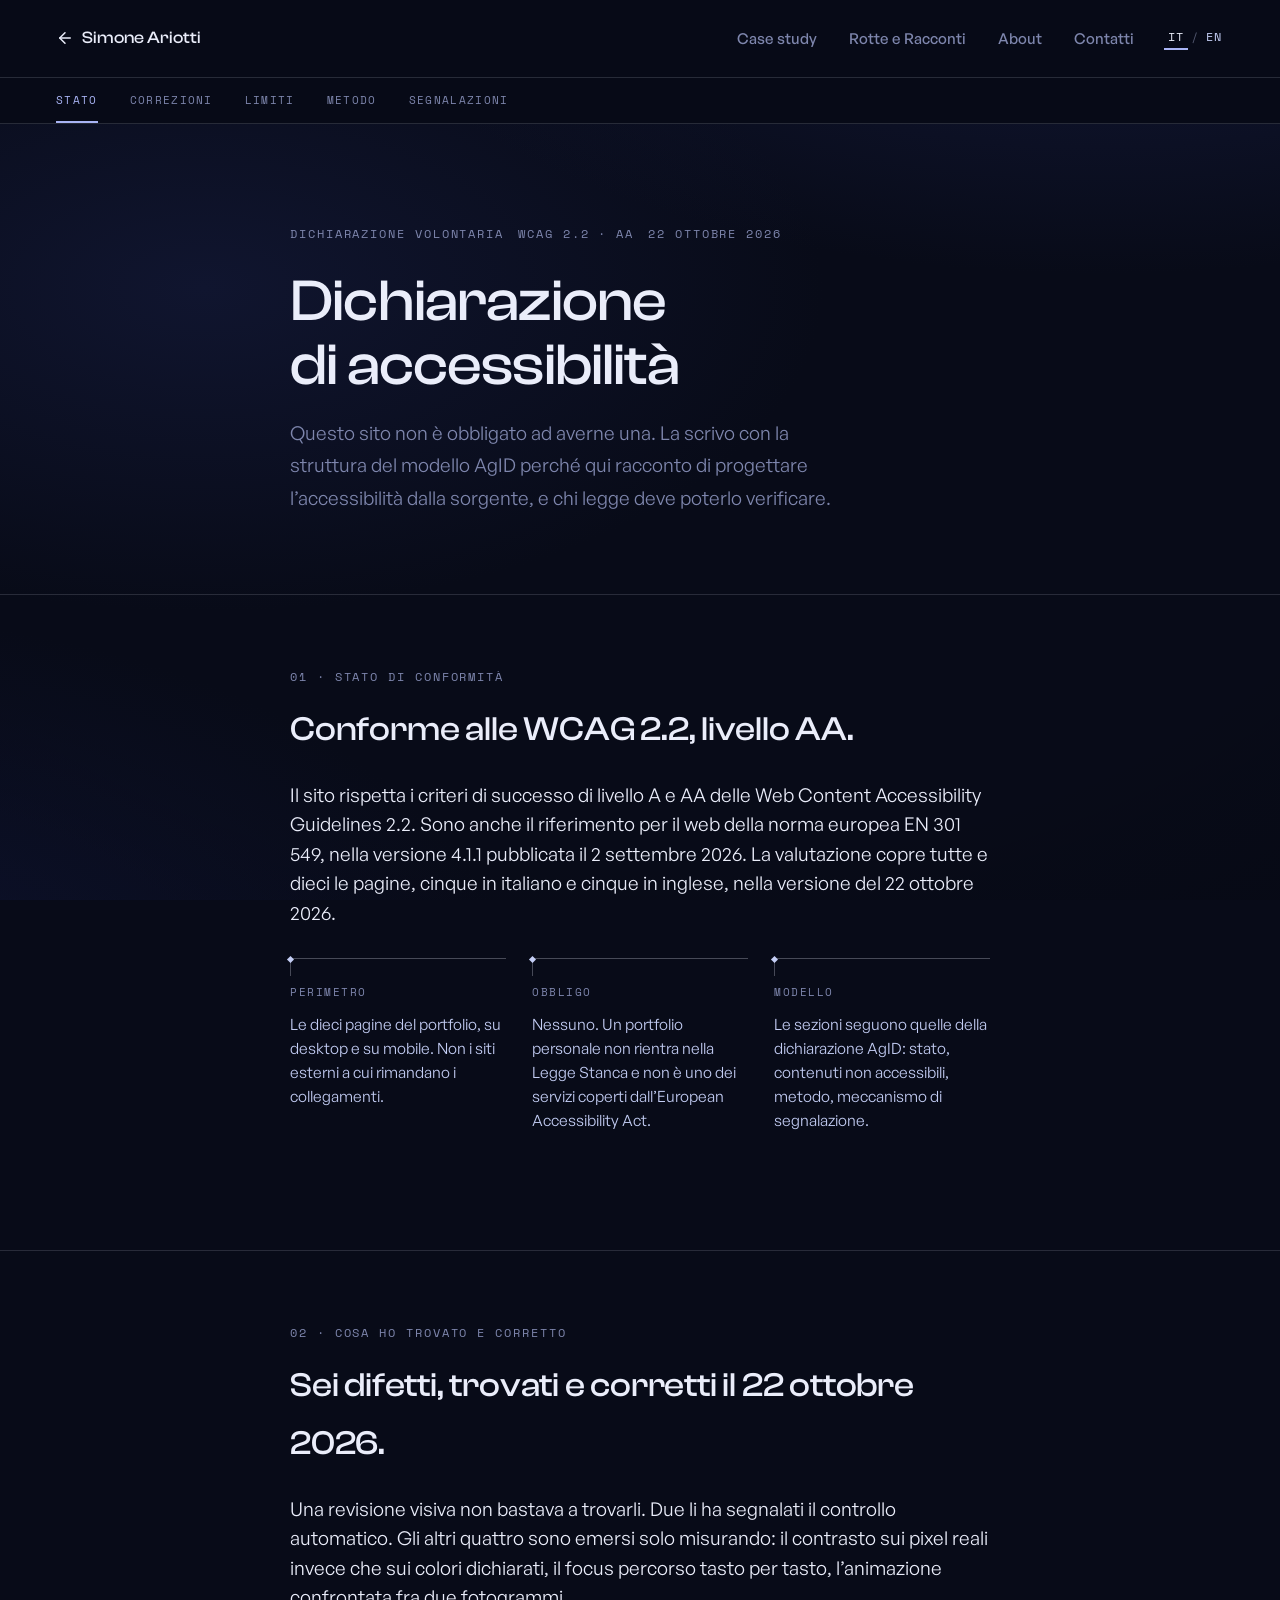
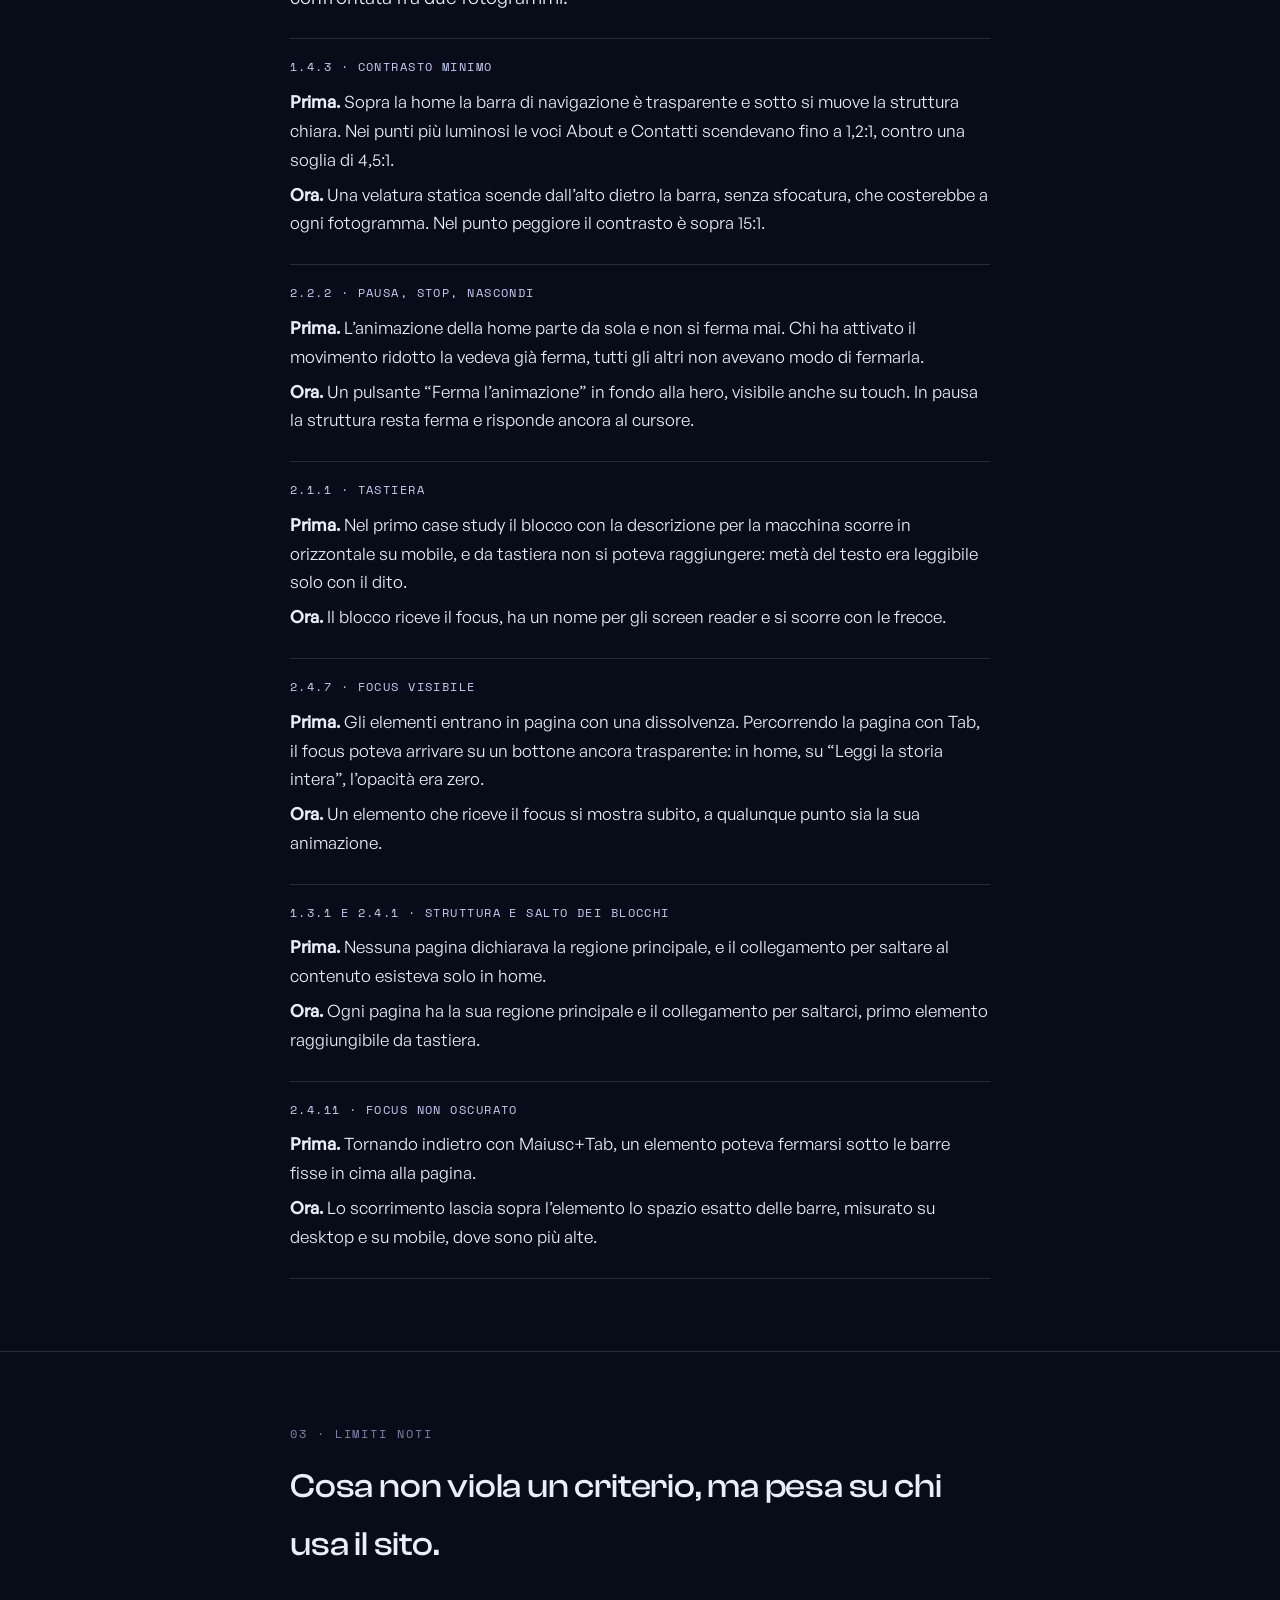
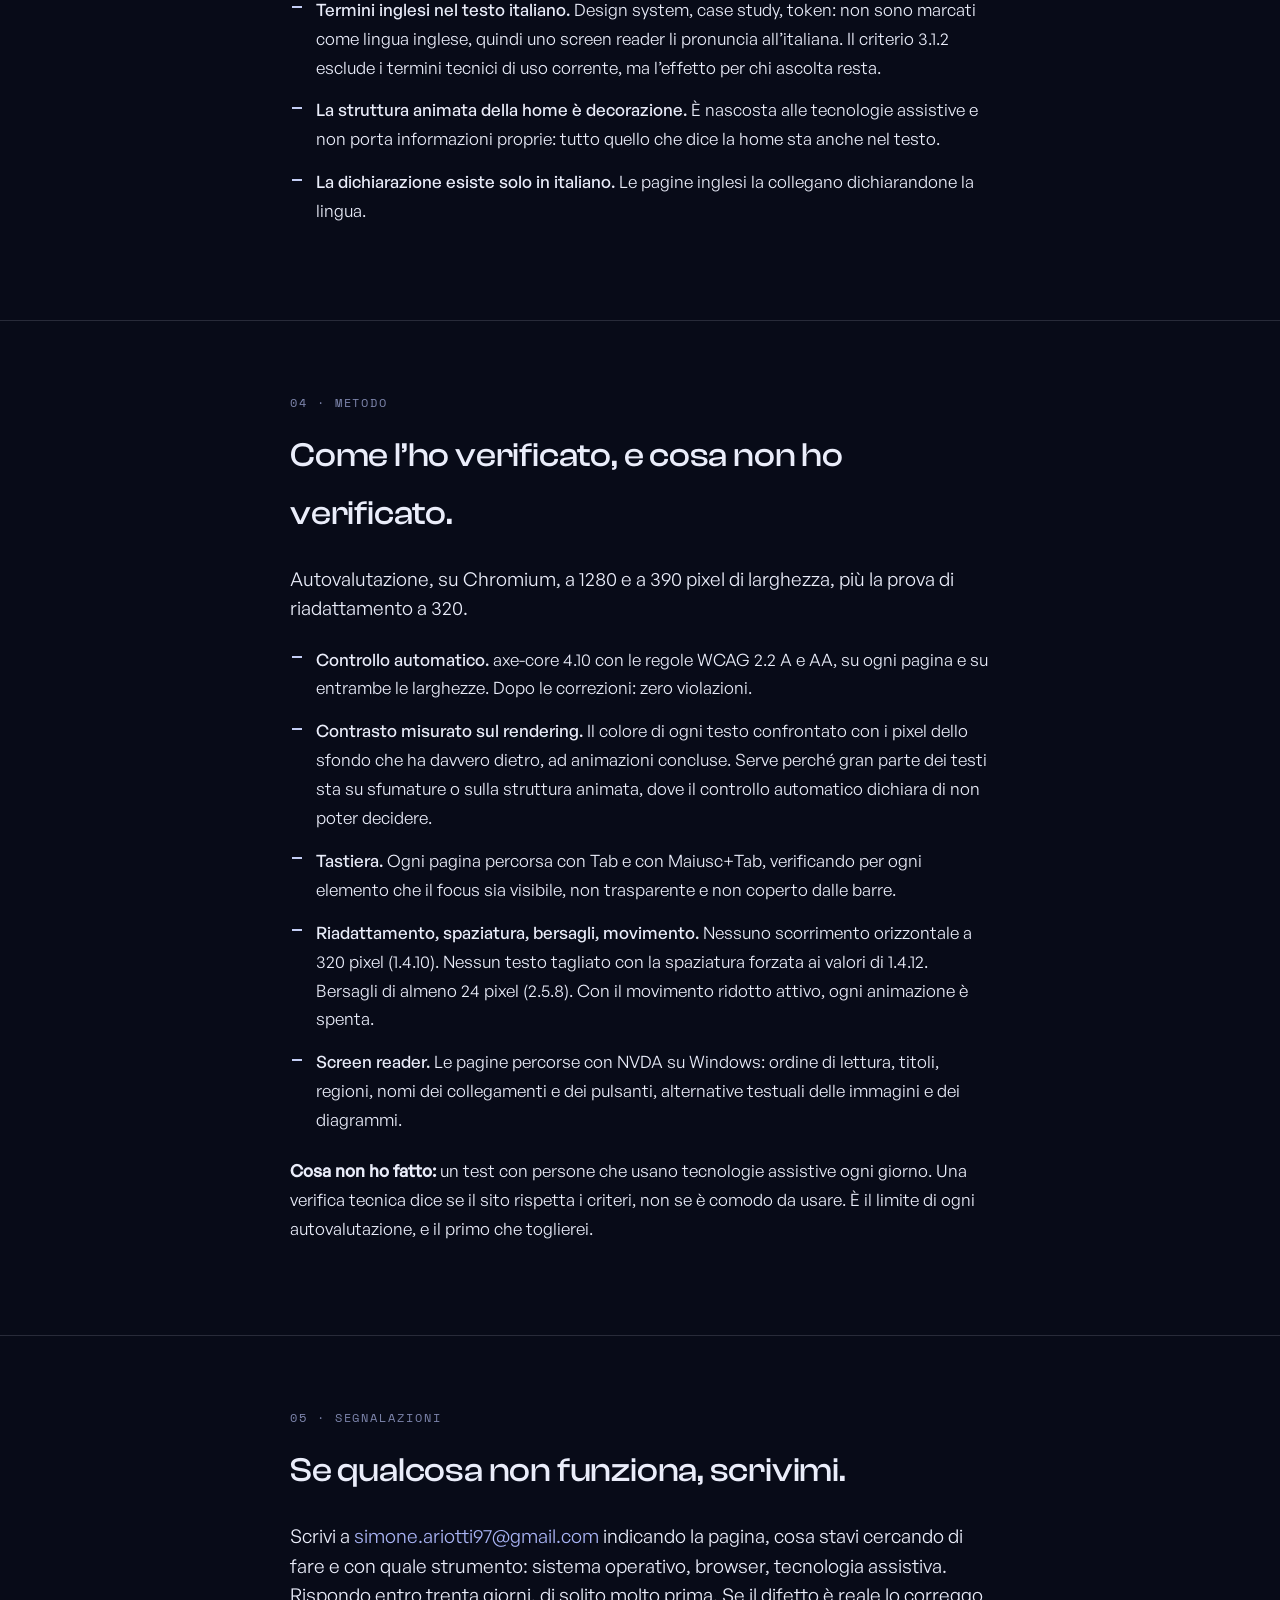
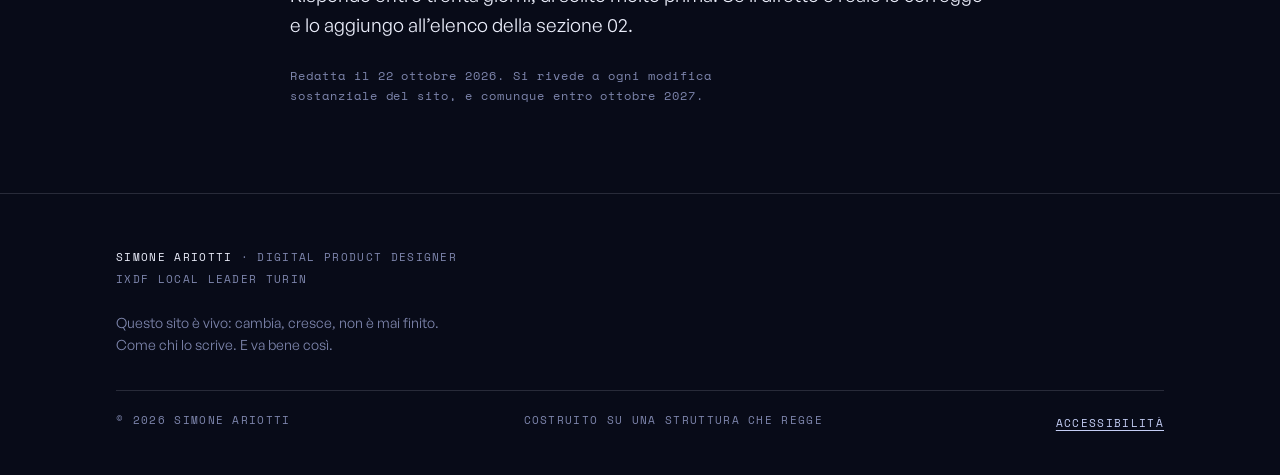
<file: accessibilita.html>
<!DOCTYPE html>
<html lang="it">
<head>
<meta charset="UTF-8">
<meta name="viewport" content="width=device-width, initial-scale=1.0">
<title>Dichiarazione di accessibilità · Simone Ariotti</title>
<meta name="description" content="Dichiarazione volontaria di accessibilità del portfolio: stato di conformità alle WCAG 2.2 AA, i difetti trovati e corretti, il metodo di verifica e come segnalare un problema.">
<link rel="canonical" href="https://simoneariotti.github.io/portfolio/accessibilita.html">
<meta name="author" content="Simone Ariotti">
<meta name="theme-color" content="#080B18">

<link rel="icon" href="assets/favicon.svg" type="image/svg+xml">
<link rel="icon" href="assets/favicon-32.png" sizes="32x32" type="image/png">
<link rel="apple-touch-icon" href="assets/apple-touch-icon.png">

<meta property="og:type" content="website">
<meta property="og:site_name" content="Simone Ariotti">
<meta property="og:locale" content="it_IT">
<meta property="og:url" content="https://simoneariotti.github.io/portfolio/accessibilita.html">
<meta property="og:title" content="Dichiarazione di accessibilità · Simone Ariotti">
<meta property="og:description" content="Dichiarazione volontaria di accessibilità del portfolio: stato di conformità alle WCAG 2.2 AA, i difetti trovati e corretti, il metodo di verifica e come segnalare un problema.">
<meta property="og:image" content="https://simoneariotti.github.io/portfolio/assets/og-image.jpg">
<meta property="og:image:width" content="1200">
<meta property="og:image:height" content="630">
<meta property="og:image:alt" content="Struttura reticolare viola-ghiaccio su fondo indaco, con la scritta: Progetto sistemi che reggono la crescita.">

<meta name="twitter:card" content="summary_large_image">
<meta name="twitter:title" content="Dichiarazione di accessibilità · Simone Ariotti">
<meta name="twitter:description" content="Dichiarazione volontaria di accessibilità del portfolio: stato di conformità alle WCAG 2.2 AA, i difetti trovati e corretti, il metodo di verifica e come segnalare un problema.">
<meta name="twitter:image" content="https://simoneariotti.github.io/portfolio/assets/og-image.jpg">
<link rel="stylesheet" href="assets/stile.css">
<link rel="stylesheet" href="assets/caso.css">
</head>
<body>

<!-- Sprite iconografica: SOLO Lucide, stroke 2, currentColor -->
<!-- ═══ ICONOGRAFIA · blocco identico su ogni pagina, vedi storybook ═══
     Griglia 24, tratto 2, estremi e giunti tondi, nessun riempimento, colore
     ereditato da currentColor. Quattro segni e basta: freccia (vai), giu'
     (scendi nella pagina), esterno (esci dal sito), indietro (torna alla home).
     Uno stato non e' un'icona: lo dice il nodo di .gate. -->
<svg width="0" height="0" style="position:absolute" aria-hidden="true">
  <symbol id="i-freccia" viewBox="0 0 24 24"><path d="M5 12h14"/><path d="m12 5 7 7-7 7"/></symbol>
  <symbol id="i-giu" viewBox="0 0 24 24"><path d="M12 5v14"/><path d="m19 12-7 7-7-7"/></symbol>
  <symbol id="i-esterno" viewBox="0 0 24 24"><path d="M7 7h10v10"/><path d="M7 17 17 7"/></symbol>
  <symbol id="i-indietro" viewBox="0 0 24 24"><path d="M19 12H5"/><path d="m12 19-7-7 7-7"/></symbol>
</svg>

<a class="salta" href="#contenuto">Salta al contenuto</a>

<nav class="principale" aria-label="Principale">
  <a class="logo" href="index.html"><svg class="icona" style="width:18px;height:18px" aria-hidden="true"><use href="#i-indietro"/></svg>Simone Ariotti</a>
  <ul>
    <li><a href="index.html#lavori">Case study</a></li>
    <li><a href="index.html#rr">Rotte e Racconti</a></li>
    <li><a href="about.html">About</a></li>
    <li><a href="index.html#contatti">Contatti</a></li>
    <li class="lingua"><span class="attiva" aria-current="true">IT</span><span class="sep" aria-hidden="true">/</span><a href="en/index.html" hreflang="en" lang="en" title="This statement is in Italian only: go to the English home">EN</a></li>
  </ul>
</nav>

<nav class="indice" aria-label="Indice della pagina">
  <ul>
    <li><a href="#s01">Stato</a></li>
    <li><a href="#s02">Correzioni</a></li>
    <li><a href="#s03">Limiti</a></li>
    <li><a href="#s04">Metodo</a></li>
    <li><a href="#s05">Segnalazioni</a></li>
  </ul>
</nav>

<main id="contenuto">
<!-- ═══ HERO DI PAGINA ═══ -->
<header class="cs-hero">
  <div class="wrap-prosa">
    <p class="meta"><span>Dichiarazione volontaria</span><span>WCAG 2.2 · AA</span><span>22 ottobre 2026</span></p>
    <h1>Dichiarazione di accessibilità</h1>
    <p class="piano">Questo sito non è obbligato ad averne una. La scrivo con la struttura del modello AgID perché qui racconto di progettare l’accessibilità dalla sorgente, e chi legge deve poterlo verificare.</p>
  </div>
</header>

<section class="blocco" id="s01">
  <div class="wrap-prosa">
    <p class="eyebrow">01 · Stato di conformità</p>
    <h2>Conforme alle WCAG 2.2, livello AA.</h2>
    <p class="attacco">Il sito rispetta i criteri di successo di livello A e AA delle Web Content Accessibility Guidelines 2.2. Sono anche il riferimento per il web della norma europea EN 301 549, nella versione 4.1.1 pubblicata il 2 settembre 2026. La valutazione copre tutte e dieci le pagine, cinque in italiano e cinque in inglese, nella versione del 22 ottobre 2026.</p>
    <ul class="carte">
      <li><span class="c-eti">Perimetro</span><span class="c-testo">Le dieci pagine del portfolio, su desktop e su mobile. Non i siti esterni a cui rimandano i collegamenti.</span></li>
      <li><span class="c-eti">Obbligo</span><span class="c-testo">Nessuno. Un portfolio personale non rientra nella Legge Stanca e non è uno dei servizi coperti dall’European Accessibility Act.</span></li>
      <li><span class="c-eti">Modello</span><span class="c-testo">Le sezioni seguono quelle della dichiarazione AgID: stato, contenuti non accessibili, metodo, meccanismo di segnalazione.</span></li>
    </ul>
  </div>
</section>

<section class="blocco" id="s02">
  <div class="wrap-prosa">
    <p class="eyebrow">02 · Cosa ho trovato e corretto</p>
    <h2>Sei difetti, trovati e corretti il 22 ottobre 2026.</h2>
    <p class="attacco">Una revisione visiva non bastava a trovarli. Due li ha segnalati il controllo automatico. Gli altri quattro sono emersi solo misurando: il contrasto sui pixel reali invece che sui colori dichiarati, il focus percorso tasto per tasto, l’animazione confrontata fra due fotogrammi.</p>
    <ol class="difetti">
      <li>
        <p class="d-crit">1.4.3 · Contrasto minimo</p>
        <p><strong>Prima.</strong> Sopra la home la barra di navigazione è trasparente e sotto si muove la struttura chiara. Nei punti più luminosi le voci About e Contatti scendevano fino a 1,2:1, contro una soglia di 4,5:1.</p>
        <p><strong>Ora.</strong> Una velatura statica scende dall’alto dietro la barra, senza sfocatura, che costerebbe a ogni fotogramma. Nel punto peggiore il contrasto è sopra 15:1.</p>
      </li>
      <li>
        <p class="d-crit">2.2.2 · Pausa, stop, nascondi</p>
        <p><strong>Prima.</strong> L’animazione della home parte da sola e non si ferma mai. Chi ha attivato il movimento ridotto la vedeva già ferma, tutti gli altri non avevano modo di fermarla.</p>
        <p><strong>Ora.</strong> Un pulsante “Ferma l’animazione” in fondo alla hero, visibile anche su touch. In pausa la struttura resta ferma e risponde ancora al cursore.</p>
      </li>
      <li>
        <p class="d-crit">2.1.1 · Tastiera</p>
        <p><strong>Prima.</strong> Nel primo case study il blocco con la descrizione per la macchina scorre in orizzontale su mobile, e da tastiera non si poteva raggiungere: metà del testo era leggibile solo con il dito.</p>
        <p><strong>Ora.</strong> Il blocco riceve il focus, ha un nome per gli screen reader e si scorre con le frecce.</p>
      </li>
      <li>
        <p class="d-crit">2.4.7 · Focus visibile</p>
        <p><strong>Prima.</strong> Gli elementi entrano in pagina con una dissolvenza. Percorrendo la pagina con Tab, il focus poteva arrivare su un bottone ancora trasparente: in home, su “Leggi la storia intera”, l’opacità era zero.</p>
        <p><strong>Ora.</strong> Un elemento che riceve il focus si mostra subito, a qualunque punto sia la sua animazione.</p>
      </li>
      <li>
        <p class="d-crit">1.3.1 e 2.4.1 · Struttura e salto dei blocchi</p>
        <p><strong>Prima.</strong> Nessuna pagina dichiarava la regione principale, e il collegamento per saltare al contenuto esisteva solo in home.</p>
        <p><strong>Ora.</strong> Ogni pagina ha la sua regione principale e il collegamento per saltarci, primo elemento raggiungibile da tastiera.</p>
      </li>
      <li>
        <p class="d-crit">2.4.11 · Focus non oscurato</p>
        <p><strong>Prima.</strong> Tornando indietro con Maiusc+Tab, un elemento poteva fermarsi sotto le barre fisse in cima alla pagina.</p>
        <p><strong>Ora.</strong> Lo scorrimento lascia sopra l’elemento lo spazio esatto delle barre, misurato su desktop e su mobile, dove sono più alte.</p>
      </li>
    </ol>
  </div>
</section>

<section class="blocco" id="s03">
  <div class="wrap-prosa">
    <p class="eyebrow">03 · Limiti noti</p>
    <h2>Cosa non viola un criterio, ma pesa su chi usa il sito.</h2>
    <ul>
      <li><strong>Termini inglesi nel testo italiano.</strong> Design system, case study, token: non sono marcati come lingua inglese, quindi uno screen reader li pronuncia all’italiana. Il criterio 3.1.2 esclude i termini tecnici di uso corrente, ma l’effetto per chi ascolta resta.</li>
      <li><strong>La struttura animata della home è decorazione.</strong> È nascosta alle tecnologie assistive e non porta informazioni proprie: tutto quello che dice la home sta anche nel testo.</li>
      <li><strong>La dichiarazione esiste solo in italiano.</strong> Le pagine inglesi la collegano dichiarandone la lingua.</li>
    </ul>
  </div>
</section>

<section class="blocco" id="s04">
  <div class="wrap-prosa">
    <p class="eyebrow">04 · Metodo</p>
    <h2>Come l’ho verificato, e cosa non ho verificato.</h2>
    <p class="attacco">Autovalutazione, su Chromium, a 1280 e a 390 pixel di larghezza, più la prova di riadattamento a 320.</p>
    <ul>
      <li><strong>Controllo automatico.</strong> axe-core 4.10 con le regole WCAG 2.2 A e AA, su ogni pagina e su entrambe le larghezze. Dopo le correzioni: zero violazioni.</li>
      <li><strong>Contrasto misurato sul rendering.</strong> Il colore di ogni testo confrontato con i pixel dello sfondo che ha davvero dietro, ad animazioni concluse. Serve perché gran parte dei testi sta su sfumature o sulla struttura animata, dove il controllo automatico dichiara di non poter decidere.</li>
      <li><strong>Tastiera.</strong> Ogni pagina percorsa con Tab e con Maiusc+Tab, verificando per ogni elemento che il focus sia visibile, non trasparente e non coperto dalle barre.</li>
      <li><strong>Riadattamento, spaziatura, bersagli, movimento.</strong> Nessuno scorrimento orizzontale a 320 pixel (1.4.10). Nessun testo tagliato con la spaziatura forzata ai valori di 1.4.12. Bersagli di almeno 24 pixel (2.5.8). Con il movimento ridotto attivo, ogni animazione è spenta.</li>
      <li><strong>Screen reader.</strong> Le pagine percorse con NVDA su Windows: ordine di lettura, titoli, regioni, nomi dei collegamenti e dei pulsanti, alternative testuali delle immagini e dei diagrammi.</li>
    </ul>
    <p><strong>Cosa non ho fatto:</strong> un test con persone che usano tecnologie assistive ogni giorno. Una verifica tecnica dice se il sito rispetta i criteri, non se è comodo da usare. È il limite di ogni autovalutazione, e il primo che toglierei.</p>
  </div>
</section>

<section class="blocco" id="s05">
  <div class="wrap-prosa">
    <p class="eyebrow">05 · Segnalazioni</p>
    <h2>Se qualcosa non funziona, scrivimi.</h2>
    <p class="attacco">Scrivi a <a href="mailto:simone.ariotti97@gmail.com">simone.ariotti97@gmail.com</a> indicando la pagina, cosa stavi cercando di fare e con quale strumento: sistema operativo, browser, tecnologia assistiva. Rispondo entro trenta giorni, di solito molto prima. Se il difetto è reale lo correggo e lo aggiungo all’elenco della sezione 02.</p>
    <p class="d-data">Redatta il 22 ottobre 2026. Si rivede a ogni modifica sostanziale del sito, e comunque entro ottobre 2027.</p>
  </div>
</section>
</main>

<footer>
  <div class="wrap">
    <p class="identita"><strong>Simone Ariotti</strong> · Digital Product Designer<br>
    IxDF Local Leader Turin</p>
    <p class="wip">Questo sito è vivo: cambia, cresce, non è mai finito. Come chi lo scrive. E va bene così.</p>
    <div class="chiudi">
      <span>© <span data-anno>2026</span> Simone Ariotti</span>
      <span>Costruito su una struttura che regge</span>
      <a href="accessibilita.html" aria-current="page">Accessibilità</a>
    </div>
  </div>
</footer>

<script src="assets/sito.js"></script>
</body>
</html>
</file>
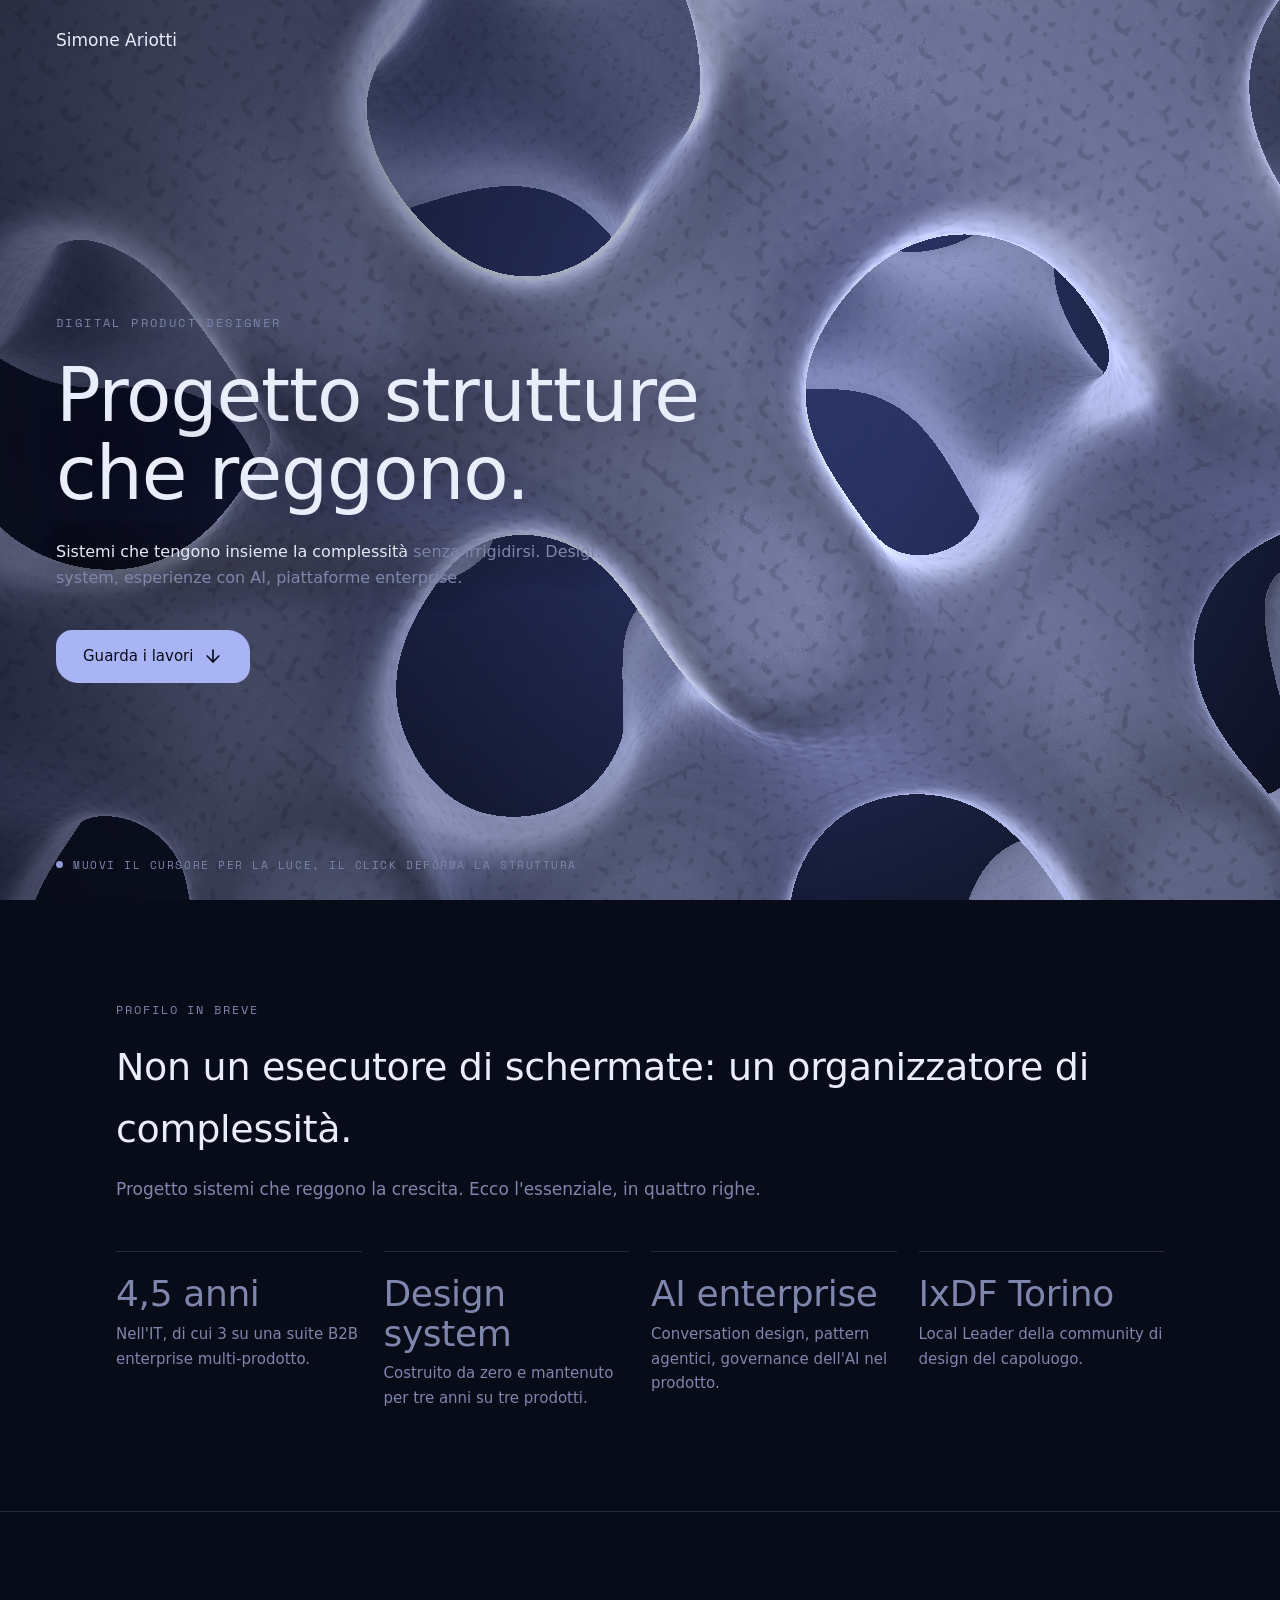
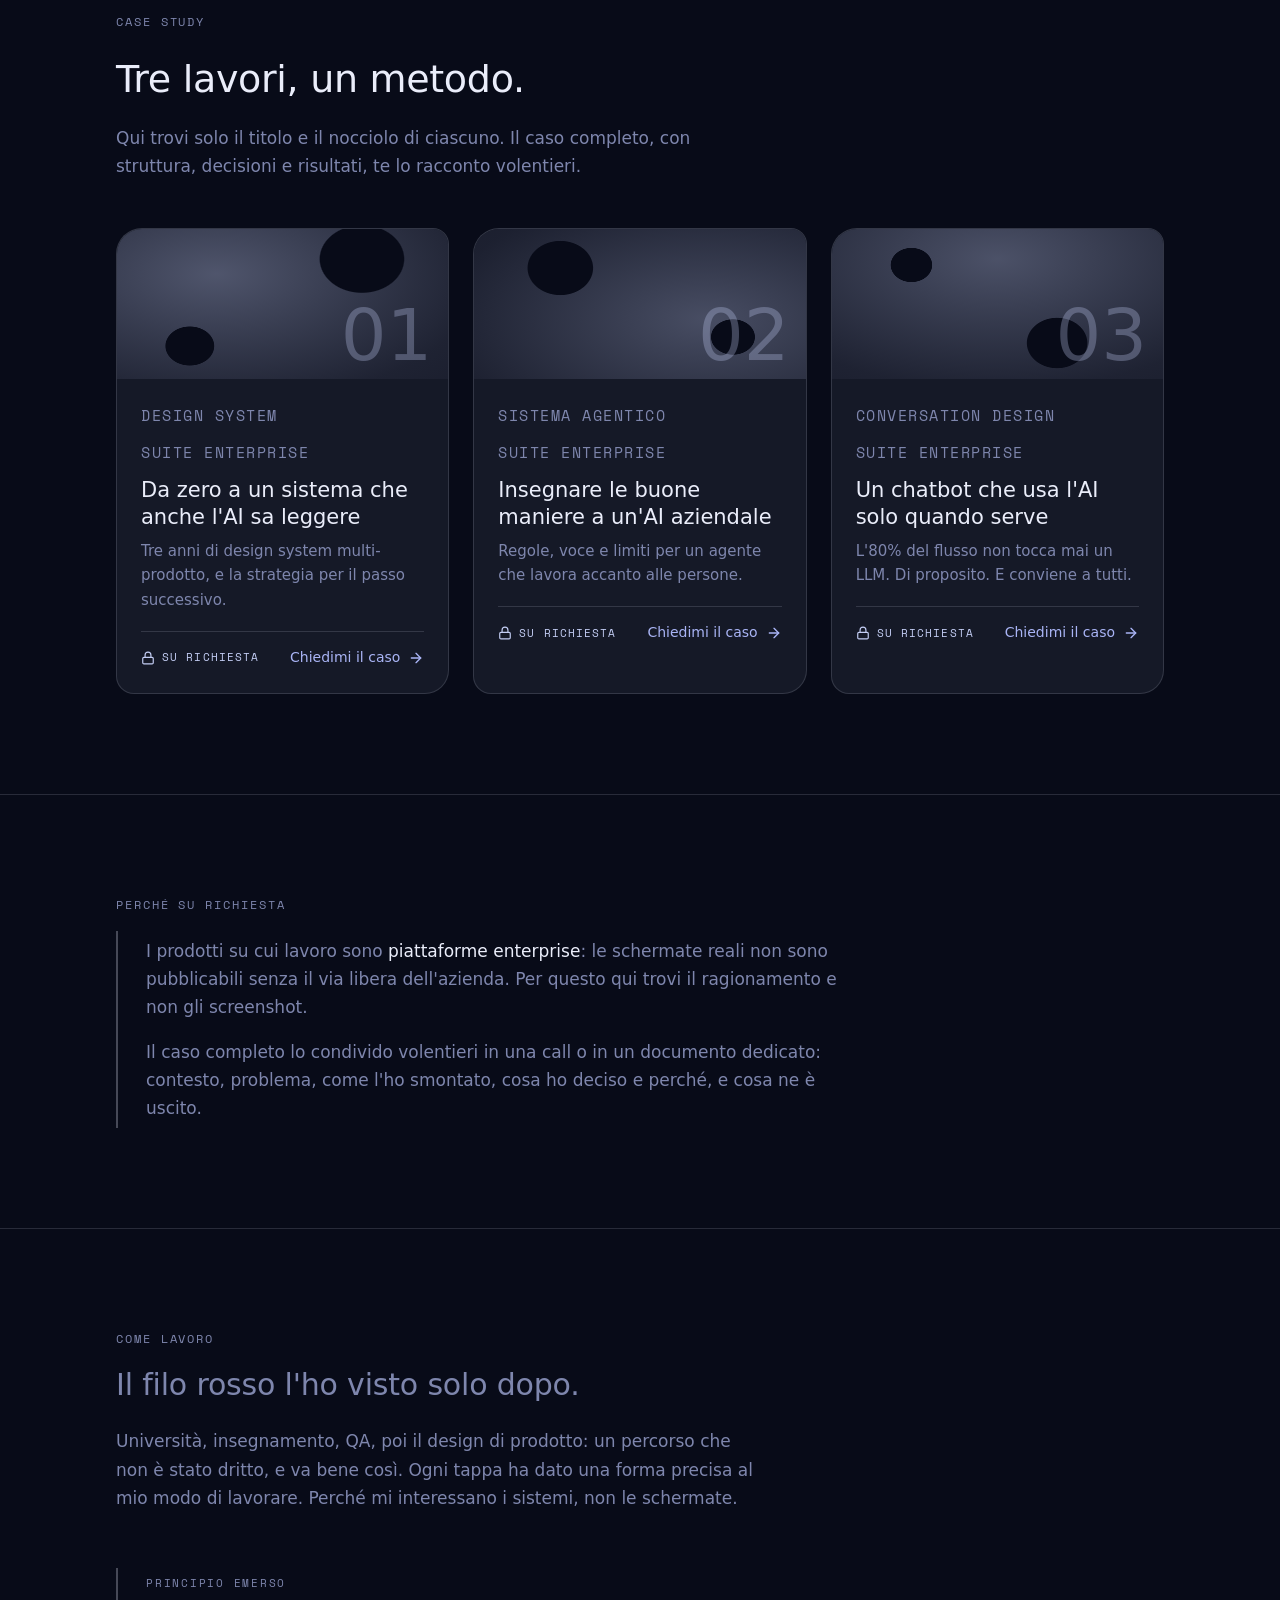
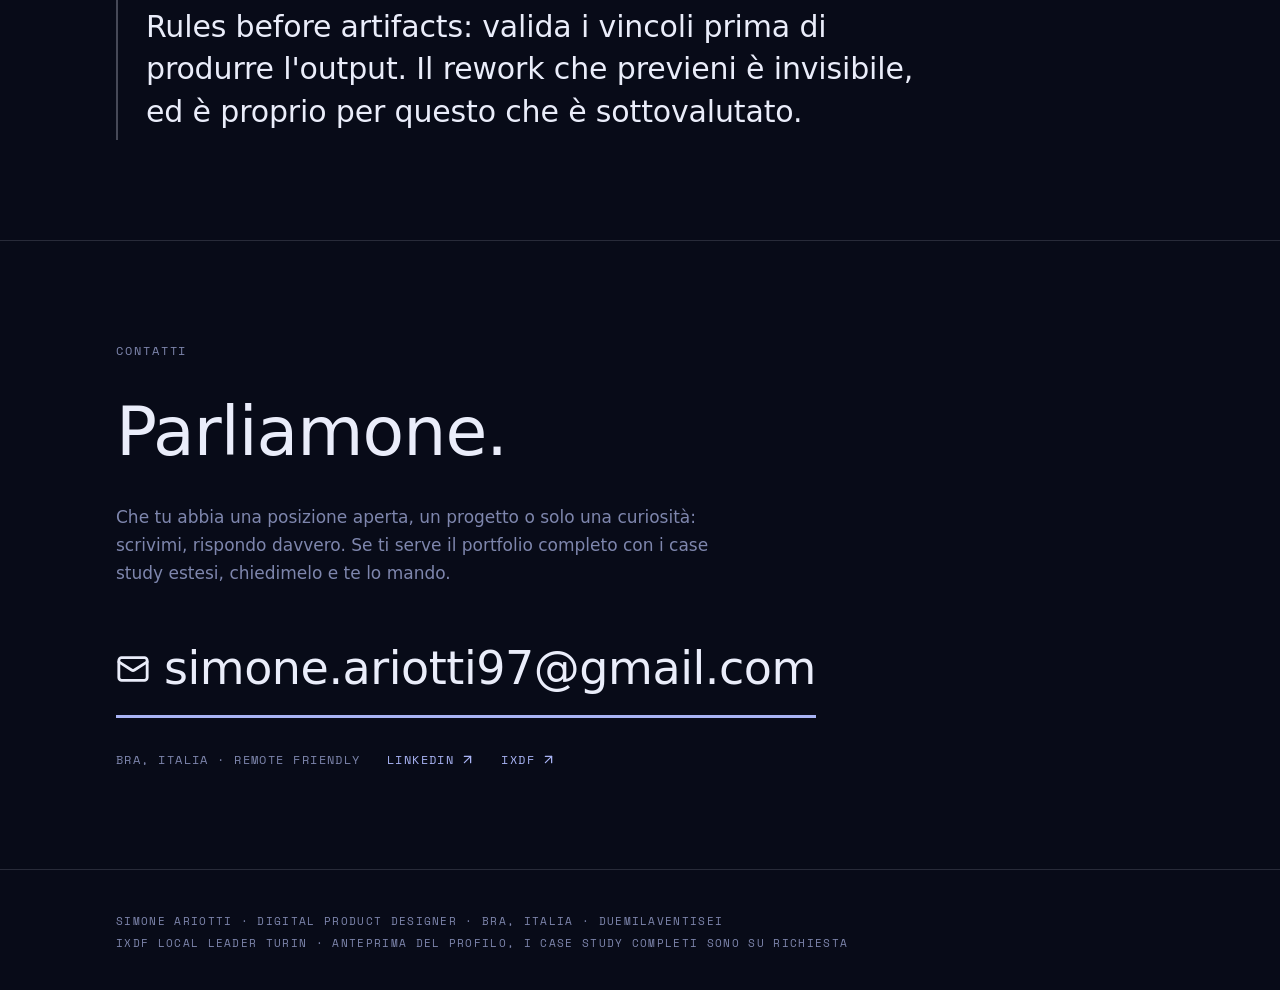
<file: anteprima-recruiter.html>
<!DOCTYPE html>
<html lang="it">
<head>
<meta charset="UTF-8">
<meta name="viewport" content="width=device-width, initial-scale=1.0">
<title>Simone Ariotti · Digital Product Designer · Anteprima</title>
<meta name="description" content="Anteprima del profilo di Simone Ariotti, Digital Product Designer: design system, esperienze con AI, piattaforme enterprise.">
<!-- VISIBILITA: pagina riservata a chi ha il link, fuori dai motori di ricerca.
     Per renderla indicizzabile in futuro, cancella la riga qui sotto. Nient'altro. -->
<meta name="robots" content="noindex, nofollow">
<style>
@import url('https://api.fontshare.com/v2/css?f[]=clash-display@400,500,600&f[]=general-sans@400,500,600&display=swap');
@import url('https://fonts.googleapis.com/css2?family=Space+Mono:wght@400&display=swap');

:root{
  /* ── Palette RETICOLO: un solo tema, scuro ── */
  --abisso:#080B18; --ghiaccio:#C4CEF5; --testo:#EAEDFA; --mezzo:#7E86AD; --funzione:#A9B4F5;
  --superficie:color-mix(in srgb, var(--ghiaccio) 7%, var(--abisso));
  --bordo:color-mix(in srgb, var(--testo) 14%, transparent);
  --bordo-forte:color-mix(in srgb, var(--testo) 28%, transparent);
  --trama-fondo:
    radial-gradient(125% 85% at 86% -12%, #141A3C 0%, rgba(20,26,60,0) 50%),
    radial-gradient(115% 95% at -14% 114%, #0E1330 0%, rgba(14,19,48,0) 48%),
    var(--abisso);
  --font-display:'Clash Display','Segoe UI',system-ui,sans-serif;
  --font-body:'General Sans',system-ui,sans-serif;
  --font-mono:'Space Mono',ui-monospace,monospace;
  --ease-viscoso:cubic-bezier(0.22,1,0.36,1);
  --durata-micro:220ms; --durata-orchestrata:800ms;
  --misura-prosa:70ch;
}
*{margin:0;padding:0;box-sizing:border-box}
html{scroll-behavior:smooth}
@media (prefers-reduced-motion: reduce){
  html{scroll-behavior:auto}
  *,*::before,*::after{animation:none!important;transition-duration:1ms!important}
}
body{background:var(--trama-fondo);background-attachment:fixed;color:var(--testo);font-family:var(--font-body);font-size:17px;line-height:1.65}
a{color:var(--funzione)}
a:focus-visible,button:focus-visible{outline:2px solid var(--funzione);outline-offset:3px;border-radius:2px}
.icona{width:20px;height:20px;flex:0 0 auto;stroke:currentColor;stroke-width:2;stroke-linecap:round;stroke-linejoin:round;fill:none}
.salta{position:absolute;left:-9999px;top:0;background:var(--funzione);color:var(--abisso);padding:10px 18px;border-radius:0 0 8px 0;z-index:50}
.salta:focus{left:0}
.wrap{max-width:1160px;margin:0 auto;padding:0 clamp(20px,4.5vw,56px)}

/* ── NAV ── */
nav.principale{
  position:absolute;top:0;left:0;right:0;z-index:5;
  display:flex;justify-content:space-between;align-items:baseline;
  padding:26px clamp(20px,4.5vw,56px);
}
nav.principale .logo{font-family:var(--font-display);font-weight:500;font-size:17px;color:var(--testo);text-decoration:none}

/* ── HERO ── */
.hero{position:relative;min-height:100svh;display:flex;flex-direction:column;justify-content:center;overflow:hidden}
#reticolo{position:absolute;inset:0;width:100%;height:100%;display:block;cursor:crosshair;touch-action:pan-y pinch-zoom}
.hero-scrim{position:absolute;inset:0;z-index:1;pointer-events:none;
  background:linear-gradient(100deg, rgba(8,11,24,.62) 0%, rgba(8,11,24,.28) 42%, rgba(8,11,24,0) 68%)}
.hero-testo{position:relative;z-index:2;padding:96px clamp(20px,4.5vw,56px) 0;max-width:1050px}
.hero .eyebrow{font-family:var(--font-mono);font-size:12px;letter-spacing:.2em;text-transform:uppercase;color:var(--mezzo);margin-bottom:24px}
.hero h1{font-family:var(--font-display);font-weight:500;font-size:clamp(38px,5.8vw,84px);line-height:1.05;letter-spacing:-.015em;text-wrap:balance;margin-bottom:26px;text-shadow:0 4px 54px rgba(8,11,24,.75)}
.hero .firma{font-size:16px;color:var(--mezzo);max-width:54ch;margin-bottom:38px;text-shadow:0 2px 30px rgba(8,11,24,.85)}
.hero .firma strong{color:var(--testo);font-weight:500}
.hero-basso{position:absolute;bottom:26px;left:0;right:0;z-index:2;display:flex;justify-content:space-between;align-items:center;
  padding:0 clamp(20px,4.5vw,56px);font-family:var(--font-mono);font-size:11px;letter-spacing:.14em;text-transform:uppercase;color:var(--mezzo)}
.hero-basso .hint{display:flex;align-items:center;gap:10px}
.hero-basso .hint::before{content:'';width:7px;height:7px;border-radius:50%;background:var(--funzione);opacity:.85;animation:pulse 3.4s var(--ease-viscoso) infinite}
@keyframes pulse{0%,100%{transform:scale(1);opacity:.85}50%{transform:scale(1.55);opacity:.3}}

/* ── BOTTONI ── */
.btn{
  position:relative;overflow:hidden;isolation:isolate;
  display:inline-flex;align-items:center;gap:10px;
  font-family:var(--font-body);font-weight:500;font-size:15px;
  border-radius:16px 22px 16px 22px;padding:13px 26px;cursor:pointer;border:1px solid transparent;text-decoration:none;
  transition:background var(--durata-micro) var(--ease-viscoso), border-color var(--durata-micro) var(--ease-viscoso),
             color var(--durata-micro) var(--ease-viscoso), transform var(--durata-micro) var(--ease-viscoso);
}
.btn:active{transform:scale(.985)}
.btn .freccia{transition:transform var(--durata-micro) var(--ease-viscoso)}
.btn:hover .freccia{transform:translateX(4px)}
.btn:hover .freccia-giu{transform:translateY(3px)}
.btn-primaria::before{content:'';position:absolute;inset:0;z-index:-1;opacity:0;
  transition:opacity var(--durata-micro) var(--ease-viscoso);
  background:radial-gradient(90px circle at var(--lx,50%) var(--ly,50%), color-mix(in srgb, var(--ghiaccio) 28%, transparent) 0%, transparent 72%)}
.btn-primaria:hover::before{opacity:1}
.btn-primaria{background:var(--funzione);color:var(--abisso)}
.btn-primaria:hover{background:color-mix(in srgb, var(--funzione) 70%, var(--ghiaccio))}
.btn-silenziosa{background:transparent;color:var(--funzione);padding-left:0;padding-right:0;border-radius:4px;overflow:visible}
.btn-silenziosa:hover{text-decoration:underline;text-underline-offset:5px}

/* ── SEZIONI: sfondo continuo, filetti e spazio ── */
section{padding:clamp(66px,8vw,100px) 0;border-top:1px solid var(--bordo)}
.hero+section{border-top:none}
.eyebrow{font-family:var(--font-mono);font-size:12px;letter-spacing:.16em;text-transform:uppercase;color:var(--mezzo);margin-bottom:16px}
.sez-titolo{font-family:var(--font-display);font-weight:500;font-size:clamp(26px,3vw,38px);letter-spacing:-.008em;margin-bottom:14px}
.sez-intro{color:var(--mezzo);max-width:60ch;margin-bottom:clamp(32px,5vw,48px)}

/* ── PROFILO IN BREVE ── */
.fatti{display:grid;grid-template-columns:repeat(auto-fit,minmax(230px,1fr));gap:22px}
.fatto{padding:22px 0 0;border-top:1px solid var(--bordo)}
.fatto .n{font-family:var(--font-display);font-weight:500;font-size:clamp(26px,3vw,36px);letter-spacing:-.01em;line-height:1.1;margin-bottom:8px}
.fatto p{font-size:15px;color:var(--mezzo)}

/* ── CARD ANTEPRIMA: non cliccabili, l'azione e scrivere ── */
.cs-grid{display:grid;grid-template-columns:repeat(auto-fit,minmax(290px,1fr));gap:24px}
.cs-card{
  position:relative;border-radius:26px 16px 24px 18px;overflow:hidden;color:var(--testo);
  background:var(--superficie);border:1px solid var(--bordo);
  transition:border-color var(--durata-micro) var(--ease-viscoso);
}
.cs-card:hover{border-color:var(--bordo-forte)}
.cs-card .luce{position:absolute;inset:0;z-index:1;pointer-events:none;opacity:0;
  transition:opacity var(--durata-micro) var(--ease-viscoso);
  background:radial-gradient(280px circle at var(--lx,72%) var(--ly,22%), color-mix(in srgb, var(--ghiaccio) 14%, transparent) 0%, transparent 70%)}
.cs-card:hover .luce{opacity:1}
.cs-cover{height:150px;position:relative;overflow:hidden}
.cs-cover .trama{position:absolute;inset:0}
.cover-1 .trama{background:
  radial-gradient(130px 104px at 74% 20%, var(--abisso) 32%, transparent 33%),
  radial-gradient(80px 64px at 22% 78%, var(--abisso) 30%, transparent 31%),
  radial-gradient(130% 140% at 30% 30%, color-mix(in srgb, var(--ghiaccio) 38%, var(--abisso)) 0%, color-mix(in srgb, var(--ghiaccio) 12%, var(--abisso)) 62%, var(--superficie) 100%);}
.cover-2 .trama{background:
  radial-gradient(104px 86px at 26% 26%, var(--abisso) 31%, transparent 32%),
  radial-gradient(72px 58px at 78% 72%, var(--abisso) 30%, transparent 31%),
  radial-gradient(130% 140% at 70% 60%, color-mix(in srgb, var(--ghiaccio) 34%, var(--abisso)) 0%, color-mix(in srgb, var(--ghiaccio) 11%, var(--abisso)) 62%, var(--superficie) 100%);}
.cover-3 .trama{background:
  radial-gradient(96px 80px at 68% 76%, var(--abisso) 31%, transparent 32%),
  radial-gradient(68px 56px at 24% 24%, var(--abisso) 30%, transparent 31%),
  radial-gradient(130% 140% at 50% 20%, color-mix(in srgb, var(--ghiaccio) 36%, var(--abisso)) 0%, color-mix(in srgb, var(--ghiaccio) 12%, var(--abisso)) 62%, var(--superficie) 100%);}
.cs-cover .indice{position:absolute;right:16px;bottom:8px;z-index:1;
  font-family:var(--font-display);font-weight:500;font-size:72px;line-height:1;
  color:color-mix(in srgb, var(--ghiaccio) 30%, transparent);pointer-events:none}
.cs-body{padding:24px;position:relative;z-index:2}
.cs-meta{font-family:var(--font-mono);font-size:11px;letter-spacing:.1em;text-transform:uppercase;color:var(--mezzo);display:flex;flex-wrap:wrap;gap:12px;margin-bottom:12px}
.cs-body h3{font-family:var(--font-display);font-weight:500;font-size:21px;line-height:1.28;margin-bottom:8px}
.cs-body p{font-size:15px;color:var(--mezzo)}
.cs-azione{display:flex;justify-content:space-between;align-items:center;gap:14px;flex-wrap:wrap;
  margin-top:18px;padding-top:14px;border-top:1px solid var(--bordo)}
.cs-azione .gate{display:inline-flex;align-items:center;gap:7px;font-family:var(--font-mono);font-size:11px;letter-spacing:.1em;text-transform:uppercase;color:var(--ghiaccio)}
.cs-azione a{display:inline-flex;align-items:center;gap:8px;font-size:14px;font-weight:500;color:var(--funzione);text-decoration:none}
.cs-azione a:hover{text-decoration:underline;text-underline-offset:4px}
.cs-azione a .freccia{transition:transform var(--durata-micro) var(--ease-viscoso)}
.cs-azione a:hover .freccia{transform:translateX(3px)}

/* ── NOTA: perche su richiesta ── */
.nota-gate{max-width:var(--misura-prosa);padding:6px 0 6px 28px;border-left:2px solid var(--bordo-forte)}
.nota-gate p{color:var(--mezzo);margin-bottom:1em}
.nota-gate p strong{color:var(--testo);font-weight:500}
.nota-gate p:last-child{margin-bottom:0}

/* ── COME LAVORO ── */
.about{max-width:var(--misura-prosa)}
.about .voce{font-family:var(--font-display);font-weight:500;font-size:clamp(22px,2.5vw,30px);line-height:1.35;letter-spacing:-.006em;margin-bottom:22px}
.about p{color:var(--mezzo);max-width:60ch}
.principio{max-width:820px;margin-top:clamp(40px,5vw,56px);padding:6px 0 6px 28px;border-left:2px solid var(--bordo-forte)}
.principio .p-label{font-family:var(--font-mono);font-size:11px;letter-spacing:.16em;text-transform:uppercase;color:var(--mezzo);margin-bottom:14px}
.principio blockquote{font-family:var(--font-display);font-weight:500;font-size:clamp(21px,2.6vw,30px);line-height:1.42;letter-spacing:-.005em}

/* ── CONTATTO ── */
.contatto h2{font-family:var(--font-display);font-weight:500;font-size:clamp(38px,5.4vw,68px);letter-spacing:-.014em;margin-bottom:14px}
.contatto .invito{color:var(--mezzo);max-width:56ch;margin-bottom:clamp(30px,4vw,44px)}
.mail-grande{display:inline-flex;align-items:center;gap:14px;font-family:var(--font-display);font-weight:500;
  font-size:clamp(22px,4vw,46px);letter-spacing:-.01em;color:var(--testo);text-decoration:none;
  border-bottom:3px solid var(--funzione);padding-bottom:8px;
  transition:color var(--durata-micro) var(--ease-viscoso);overflow-wrap:anywhere}
.mail-grande:hover{color:var(--funzione)}
.mail-grande .icona{width:clamp(20px,3vw,34px);height:clamp(20px,3vw,34px)}
.contatto-meta{margin-top:32px;display:flex;flex-wrap:wrap;gap:10px 26px;font-family:var(--font-mono);font-size:12px;letter-spacing:.12em;text-transform:uppercase;color:var(--mezzo)}
.contatto-meta a{display:inline-flex;align-items:center;gap:6px;color:var(--funzione);text-decoration:none}
.contatto-meta a:hover{text-decoration:underline;text-underline-offset:4px}

footer{border-top:1px solid var(--bordo);padding:40px 0 36px}
footer p{font-family:var(--font-mono);font-size:11px;letter-spacing:.12em;text-transform:uppercase;color:var(--mezzo);line-height:2}

/* ── STAMPA: chi salva in PDF riceve un documento leggibile, non una pagina nera ── */
@media print{
  :root{
    --abisso:#FFFFFF; --ghiaccio:#5A6491; --testo:#111528; --mezzo:#4B5372; --funzione:#2F369B;
    --superficie:#F5F6FB; --bordo:rgba(0,0,0,.16); --bordo-forte:rgba(0,0,0,.34); --trama-fondo:#FFFFFF;
  }
  body{background:#fff;font-size:12pt}
  #reticolo,.hero-scrim,.hero-basso,.salta,nav.principale .tag{display:none}
  .hero{min-height:auto;padding:0 0 24px}
  .hero-testo{padding-top:24px}
  .hero h1,.hero .firma{text-shadow:none}
  .hero h1{font-size:30pt}
  section{padding:20pt 0;break-inside:avoid}
  .cs-card{break-inside:avoid;border:1px solid var(--bordo-forte)}
  .cs-cover{height:60px}
  .cs-card .luce{display:none}
  a{color:var(--funzione)}
}
</style>
</head>
<body>

<!-- Sprite iconografica: SOLO Lucide, stroke 2, currentColor -->
<svg width="0" height="0" style="position:absolute" aria-hidden="true">
  <symbol id="i-freccia" viewBox="0 0 24 24"><path d="M5 12h14"/><path d="m12 5 7 7-7 7"/></symbol>
  <symbol id="i-giu" viewBox="0 0 24 24"><path d="M12 5v14"/><path d="m19 12-7 7-7-7"/></symbol>
  <symbol id="i-esterno" viewBox="0 0 24 24"><path d="M7 7h10v10"/><path d="M7 17 17 7"/></symbol>
  <symbol id="i-mail" viewBox="0 0 24 24"><rect width="20" height="16" x="2" y="4" rx="2"/><path d="m22 7-8.97 5.7a1.94 1.94 0 0 1-2.06 0L2 7"/></symbol>
  <symbol id="i-chiave" viewBox="0 0 24 24"><rect width="18" height="11" x="3" y="11" rx="2"/><path d="M7 11V7a5 5 0 0 1 10 0v4"/></symbol>
</svg>

<a class="salta" href="#lavori">Salta al contenuto</a>

<nav class="principale" aria-label="Principale">
  <a class="logo" href="#inizio">Simone Ariotti</a>
</nav>

<!-- ═══ HERO ═══ -->
<header class="hero" id="inizio">
  <canvas id="reticolo" aria-hidden="true"></canvas>
  <div class="hero-scrim" aria-hidden="true"></div>
  <div class="hero-testo">
    <p class="eyebrow">Digital Product Designer</p>
    <h1>Progetto strutture che reggono.</h1>
    <p class="firma"><strong>Sistemi che tengono insieme la complessità</strong> senza irrigidirsi. Design system, esperienze con AI, piattaforme enterprise.</p>
    <a class="btn btn-primaria" data-luce href="#lavori">Guarda i lavori <svg class="icona freccia-giu" aria-hidden="true"><use href="#i-giu"/></svg></a>
  </div>
  <div class="hero-basso">
    <span class="hint">Muovi il cursore per la luce, il click deforma la struttura</span>
  </div>
</header>

<!-- ═══ PROFILO IN BREVE ═══ -->
<section id="profilo">
  <div class="wrap">
    <p class="eyebrow">Profilo in breve</p>
    <h2 class="sez-titolo">Non un esecutore di schermate: un organizzatore di complessità.</h2>
    <p class="sez-intro">Progetto sistemi che reggono la crescita. Ecco l'essenziale, in quattro righe.</p>
    <div class="fatti">
      <div class="fatto">
        <p class="n">4,5 anni</p>
        <p>Nell'IT, di cui 3 su una suite B2B enterprise multi-prodotto.</p>
      </div>
      <div class="fatto">
        <p class="n">Design system</p>
        <p>Costruito da zero e mantenuto per tre anni su tre prodotti.</p>
      </div>
      <div class="fatto">
        <p class="n">AI enterprise</p>
        <p>Conversation design, pattern agentici, governance dell'AI nel prodotto.</p>
      </div>
      <div class="fatto">
        <p class="n">IxDF Torino</p>
        <p>Local Leader della community di design del capoluogo.</p>
      </div>
    </div>
  </div>
</section>

<!-- ═══ LAVORI: anteprima, non case study completi ═══ -->
<section id="lavori">
  <div class="wrap">
    <p class="eyebrow">Case study</p>
    <h2 class="sez-titolo">Tre lavori, un metodo.</h2>
    <p class="sez-intro">Qui trovi solo il titolo e il nocciolo di ciascuno. Il caso completo, con struttura, decisioni e risultati, te lo racconto volentieri.</p>
    <div class="cs-grid">

      <article class="cs-card cover-1" data-luce>
        <div class="luce" aria-hidden="true"></div>
        <div class="cs-cover" aria-hidden="true"><div class="trama"></div><span class="indice">01</span></div>
        <div class="cs-body">
          <p class="cs-meta"><span>Design System</span><span>Suite enterprise</span></p>
          <h3>Da zero a un sistema che anche l'AI sa leggere</h3>
          <p>Tre anni di design system multi-prodotto, e la strategia per il passo successivo.</p>
          <div class="cs-azione">
            <span class="gate"><svg class="icona" style="width:14px;height:14px" aria-hidden="true"><use href="#i-chiave"/></svg>Su richiesta</span>
            <a href="mailto:simone.ariotti97@gmail.com?subject=Case%20study%2001%20%C2%B7%20Design%20System&amp;body=Ciao%20Simone%2C%0D%0Aho%20visto%20la%20tua%20anteprima%20e%20vorrei%20saperne%20di%20piu%20sul%20case%20study%20del%20design%20system.%0D%0A%0D%0A">Chiedimi il caso <svg class="icona freccia" style="width:16px;height:16px" aria-hidden="true"><use href="#i-freccia"/></svg></a>
          </div>
        </div>
      </article>

      <article class="cs-card cover-2" data-luce>
        <div class="luce" aria-hidden="true"></div>
        <div class="cs-cover" aria-hidden="true"><div class="trama"></div><span class="indice">02</span></div>
        <div class="cs-body">
          <p class="cs-meta"><span>Sistema agentico</span><span>Suite enterprise</span></p>
          <h3>Insegnare le buone maniere a un'AI aziendale</h3>
          <p>Regole, voce e limiti per un agente che lavora accanto alle persone.</p>
          <div class="cs-azione">
            <span class="gate"><svg class="icona" style="width:14px;height:14px" aria-hidden="true"><use href="#i-chiave"/></svg>Su richiesta</span>
            <a href="mailto:simone.ariotti97@gmail.com?subject=Case%20study%2002%20%C2%B7%20Sistema%20agentico&amp;body=Ciao%20Simone%2C%0D%0Aho%20visto%20la%20tua%20anteprima%20e%20vorrei%20saperne%20di%20piu%20sul%20case%20study%20del%20sistema%20agentico.%0D%0A%0D%0A">Chiedimi il caso <svg class="icona freccia" style="width:16px;height:16px" aria-hidden="true"><use href="#i-freccia"/></svg></a>
          </div>
        </div>
      </article>

      <article class="cs-card cover-3" data-luce>
        <div class="luce" aria-hidden="true"></div>
        <div class="cs-cover" aria-hidden="true"><div class="trama"></div><span class="indice">03</span></div>
        <div class="cs-body">
          <p class="cs-meta"><span>Conversation design</span><span>Suite enterprise</span></p>
          <h3>Un chatbot che usa l'AI solo quando serve</h3>
          <p>L'80% del flusso non tocca mai un LLM. Di proposito. E conviene a tutti.</p>
          <div class="cs-azione">
            <span class="gate"><svg class="icona" style="width:14px;height:14px" aria-hidden="true"><use href="#i-chiave"/></svg>Su richiesta</span>
            <a href="mailto:simone.ariotti97@gmail.com?subject=Case%20study%2003%20%C2%B7%20Conversation%20design&amp;body=Ciao%20Simone%2C%0D%0Aho%20visto%20la%20tua%20anteprima%20e%20vorrei%20saperne%20di%20piu%20sul%20case%20study%20di%20conversation%20design.%0D%0A%0D%0A">Chiedimi il caso <svg class="icona freccia" style="width:16px;height:16px" aria-hidden="true"><use href="#i-freccia"/></svg></a>
          </div>
        </div>
      </article>

    </div>
  </div>
</section>

<!-- ═══ PERCHE SU RICHIESTA ═══ -->
<section id="perche">
  <div class="wrap">
    <p class="eyebrow">Perché su richiesta</p>
    <div class="nota-gate">
      <p>I prodotti su cui lavoro sono <strong>piattaforme enterprise</strong>: le schermate reali non sono pubblicabili senza il via libera dell'azienda. Per questo qui trovi il ragionamento e non gli screenshot.</p>
      <p>Il caso completo lo condivido volentieri in una call o in un documento dedicato: contesto, problema, come l'ho smontato, cosa ho deciso e perché, e cosa ne è uscito.</p>
    </div>
  </div>
</section>

<!-- ═══ COME LAVORO ═══ -->
<section id="come">
  <div class="wrap">
    <p class="eyebrow">Come lavoro</p>
    <div class="about">
      <p class="voce">Il filo rosso l'ho visto solo dopo.</p>
      <p>Università, insegnamento, QA, poi il design di prodotto: un percorso che non è stato dritto, e va bene così. Ogni tappa ha dato una forma precisa al mio modo di lavorare. Perché mi interessano i sistemi, non le schermate.</p>
    </div>
    <div class="principio">
      <p class="p-label">Principio emerso</p>
      <blockquote>Rules before artifacts: valida i vincoli prima di produrre l'output. Il rework che previeni è invisibile, ed è proprio per questo che è sottovalutato.</blockquote>
    </div>
  </div>
</section>

<!-- ═══ CONTATTO ═══ -->
<section class="contatto" id="contatti">
  <div class="wrap">
    <p class="eyebrow">Contatti</p>
    <h2>Parliamone.</h2>
    <p class="invito">Che tu abbia una posizione aperta, un progetto o solo una curiosità: scrivimi, rispondo davvero. Se ti serve il portfolio completo con i case study estesi, chiedimelo e te lo mando.</p>
    <a class="mail-grande" href="mailto:simone.ariotti97@gmail.com?subject=Portfolio%20completo%20%C2%B7%20Simone%20Ariotti&amp;body=Ciao%20Simone%2C%0D%0Aho%20visto%20la%20tua%20anteprima%20e%20vorrei%20ricevere%20il%20portfolio%20completo.%0D%0A%0D%0A">
      <svg class="icona" aria-hidden="true"><use href="#i-mail"/></svg>simone.ariotti97@gmail.com
    </a>
    <div class="contatto-meta">
      <span>Bra, Italia · Remote friendly</span>
      <a href="https://www.linkedin.com/in/simone-ariotti-4a980519a/" target="_blank" rel="noopener">LinkedIn <svg class="icona" style="width:15px;height:15px" aria-hidden="true"><use href="#i-esterno"/></svg></a>
      <a href="https://ixdf.org/members/simone-ariotti?r=simone-ariotti" target="_blank" rel="noopener">IxDF <svg class="icona" style="width:15px;height:15px" aria-hidden="true"><use href="#i-esterno"/></svg></a>
    </div>
  </div>
</section>

<footer>
  <div class="wrap">
    <p>Simone Ariotti · Digital Product Designer · Bra, Italia · Duemilaventisei<br>
    IxDF Local Leader Turin · Anteprima del profilo, i case study completi sono su richiesta</p>
  </div>
</footer>

<script>
/* ═══ Materia RETICOLO nella hero ═══
   Raymarching di una lastra trabecolare tipo osso. Autonomo: nessuna risorsa esterna.
   - IntersectionObserver: il render si ferma quando la hero esce dallo schermo
   - prefers-reduced-motion: un solo frame statico
   - senza WebGL: gradiente di fallback */
(function(){
  const canvas=document.getElementById('reticolo');
  const gl=canvas.getContext('webgl',{antialias:false,alpha:false});
  if(!gl){canvas.style.background='radial-gradient(circle at 62% 38%, #171D3E 0%, #080B18 72%)';return;}

  const ridotto=window.matchMedia('(prefers-reduced-motion: reduce)').matches;
  const DPR=Math.min(window.devicePixelRatio||1,1.0);

  const vsrc=`attribute vec2 a; void main(){ gl_Position=vec4(a,0.0,1.0); }`;
  const fsrc=`
    precision highp float;
    uniform vec2 uRes; uniform float uT; uniform vec2 uMouse; uniform vec2 uClick;
    uniform float uForce; uniform float uPulse;

    float gy(vec3 p){ return dot(sin(p), cos(p.yzx)); }

    float smax(float a,float b,float k){
      float h=clamp(0.5-0.5*(b-a)/k,0.0,1.0);
      return mix(b,a,h)+k*h*(1.0-h);
    }

    const vec3 SN=vec3(0.2995,0.2196,0.9285);
    vec3 CK;

    float map(vec3 p){
      float a=uT*0.02;
      float c=cos(a), s=sin(a);
      vec3 q=p; q.xz=mat2(c,-s,s,c)*q.xz;
      float g=gy(q*2.2);
      float dg=(0.35 - g)*0.22;
      float slab=abs(dot(p,SN))-1.15;
      if(uPulse>0.001){
        float rc=length(p-CK);
        dg-=uPulse*0.16*sin(9.0*rc-uT*7.0)*exp(-rc*rc*0.30);
      }
      return smax(dg, slab*0.8, 0.25);
    }

    vec3 normale(vec3 p){
      vec2 e=vec2(0.005,-0.005);
      return normalize( e.xyy*map(p+e.xyy)+e.yyx*map(p+e.yyx)+e.yxy*map(p+e.yxy)+e.xxx*map(p+e.xxx) );
    }

    void main(){
      vec2 uv=(gl_FragCoord.xy-0.5*uRes)/min(uRes.x,uRes.y);
      vec2 mUV=(uMouse-0.5*uRes)/min(uRes.x,uRes.y);
      vec2 cUV=(uClick-0.5*uRes)/min(uRes.x,uRes.y);

      vec3 ro=vec3(2.6,1.9,6.5);
      vec3 ww=normalize(-ro);
      vec3 uu=normalize(cross(vec3(0.0,1.0,0.0),ww));
      vec3 vv=cross(ww,uu);
      vec3 rd=normalize(uv.x*uu + uv.y*vv + 1.55*ww);

      vec3 rdc=normalize(cUV.x*uu + cUV.y*vv + 1.55*ww);
      CK=ro+rdc*5.2;

      vec3 abisso=vec3(0.031,0.043,0.094);
      vec3 fondale=vec3(0.075,0.095,0.190);
      vec3 bg=mix(abisso, fondale, smoothstep(1.15,0.0,length(uv-vec2(0.15,0.05)))*0.8);
      bg+=vec3(0.10,0.12,0.24)*smoothstep(0.95,0.0,length(uv-vec2(0.05,0.12)));

      float dn=dot(rd,SN), don=dot(ro,SN);
      float wslab=1.55;
      float tA=(-wslab-don)/dn, tB=(wslab-don)/dn;
      float t0=max(min(tA,tB),0.0), t1=max(tA,tB);

      float t=t0+0.12*fract(sin(dot(gl_FragCoord.xy,vec2(12.9898,78.233)))*43758.5453);
      float d; vec3 pos; bool hit=false;
      if(t1>0.0){
        for(int i=0;i<80;i++){
          pos=ro+rd*t;
          d=map(pos);
          if(d<0.002*max(t,0.8)){hit=true;break;}
          t+=d*0.85;
          if(t>t1 || t>16.0) break;
        }
      }

      vec3 col=bg;
      if(hit){
        vec3 n=normale(pos);

        vec3 dn3=vec3(gy(pos*55.0), gy(pos*55.0+vec3(2.7,1.3,4.1)), gy(pos*55.0+vec3(5.2,3.9,1.7)));
        n=normalize(n+0.07*dn3);

        float ao=0.0, sca=1.0;
        for(int i=1;i<=4;i++){
          float h=0.09*float(i);
          ao+=(h-map(pos+n*h))*sca;
          sca*=0.6;
        }
        ao=clamp(1.0-ao*3.2,0.0,1.0);

        vec3 key=normalize(vec3(0.45,0.72,0.55));
        float dif=clamp(dot(n,key),0.0,1.0)*0.40+0.22;

        vec3 rdm=normalize(mUV.x*uu + mUV.y*vv + 1.55*ww);
        vec3 lp=ro+rdm*4.8;
        vec3 ld=lp-pos; float ldist=length(ld); ld/=max(ldist,0.001);
        float mdif=clamp(dot(n,ld),0.0,1.0)*(3.2/(1.0+ldist*ldist*0.9))*uForce;

        float rim=pow(1.0-abs(dot(n,-rd)),2.2);

        float th=0.0;
        for(int i=1;i<=5;i++){ th+=clamp(-map(pos-SN*0.12*float(i)),0.0,0.25); }
        float sss=exp(-th*7.0);

        float pr=0.6*gy(pos*52.0)+0.4*gy(pos*93.0);
        float pore=smoothstep(0.60,1.10,pr);
        float micro=1.0-0.15*pore;

        vec3 ghiaccio=vec3(0.769,0.808,0.961);
        vec3 ombra=vec3(0.360,0.385,0.660);
        vec3 bianco=vec3(0.895,0.915,1.0);

        col=mix(ombra,ghiaccio,dif)*ao*micro;
        col+=bianco*mdif*0.80;
        col+=ghiaccio*rim*0.30;
        col+=mix(ghiaccio,bianco,0.5)*sss*0.60;

        float fog=exp(-max(t-6.0,0.0)*0.30);
        col=mix(bg,col,fog);
      }

      col=col/(1.0+0.22*col);
      col*=1.16;
      col*=mix(0.88,1.0,smoothstep(1.5,0.4,length(uv)));

      gl_FragColor=vec4(col,1.0);
    }`;

  function compile(ty,src){const s=gl.createShader(ty);gl.shaderSource(s,src);gl.compileShader(s);
    if(!gl.getShaderParameter(s,gl.COMPILE_STATUS)){console.error(gl.getShaderInfoLog(s));return null;}return s;}
  const vs=compile(gl.VERTEX_SHADER,vsrc),fs=compile(gl.FRAGMENT_SHADER,fsrc);
  if(!vs||!fs){canvas.style.background='radial-gradient(circle at 62% 38%, #171D3E 0%, #080B18 72%)';return;}
  const prog=gl.createProgram();gl.attachShader(prog,vs);gl.attachShader(prog,fs);gl.linkProgram(prog);gl.useProgram(prog);
  const buf=gl.createBuffer();gl.bindBuffer(gl.ARRAY_BUFFER,buf);
  gl.bufferData(gl.ARRAY_BUFFER,new Float32Array([-1,-1,3,-1,-1,3]),gl.STATIC_DRAW);
  const locA=gl.getAttribLocation(prog,'a');gl.enableVertexAttribArray(locA);gl.vertexAttribPointer(locA,2,gl.FLOAT,false,0,0);
  const uRes=gl.getUniformLocation(prog,'uRes'),uT=gl.getUniformLocation(prog,'uT'),
        uMouse=gl.getUniformLocation(prog,'uMouse'),uClick=gl.getUniformLocation(prog,'uClick'),
        uForce=gl.getUniformLocation(prog,'uForce'),uPulse=gl.getUniformLocation(prog,'uPulse');

  let W,H;
  function resize(){
    const r=canvas.getBoundingClientRect();
    W=canvas.width=Math.floor(r.width*DPR);
    H=canvas.height=Math.floor(r.height*DPR);
    gl.viewport(0,0,W,H);
    gl.uniform2f(uRes,W,H);
  }
  window.addEventListener('resize',()=>{resize(); if(ridotto) draw(10);});
  resize();

  let mx=W*0.62,my=H*0.5,tx=mx,ty=my,cx=W*0.5,cy=H*0.5,force=0,tforce=0,pulseStart=-10,clock=0;

  function toCanvas(e){
    const r=canvas.getBoundingClientRect();
    return [ (e.clientX-r.left)*DPR, (r.height-(e.clientY-r.top))*DPR ];
  }

  if(!ridotto){
    canvas.addEventListener('pointermove',e=>{
      const [x,y]=toCanvas(e);
      tx=x; ty=y;
      if(e.pointerType!=='touch'||e.buttons>0) tforce=1;
    },{passive:true});
    canvas.addEventListener('pointerdown',e=>{
      const [x,y]=toCanvas(e);
      tx=mx=x; ty=my=y;
      cx=x; cy=y; tforce=1; pulseStart=clock;
    },{passive:true});
    const rilascia=e=>{ if(e.pointerType==='touch') tforce=0; };
    canvas.addEventListener('pointerup',rilascia,{passive:true});
    canvas.addEventListener('pointercancel',rilascia,{passive:true});
    canvas.addEventListener('pointerleave',()=>{ tforce=0; });
  }

  function draw(t){
    gl.uniform1f(uT,t);
    gl.uniform2f(uMouse,mx,my);
    gl.uniform2f(uClick,cx,cy);
    gl.uniform1f(uForce,force);
    const age=t-pulseStart;
    gl.uniform1f(uPulse, age>0.0&&age<2.0 ? (1.0-age/2.0) : 0.0);
    gl.drawArrays(gl.TRIANGLES,0,3);
  }

  if(ridotto){ force=0; draw(10); return; }

  let visibile=true;
  new IntersectionObserver(en=>{ visibile=en[0].isIntersecting; },{threshold:0.02}).observe(canvas);

  let start=performance.now();
  function loop(now){
    clock=(now-start)/1000;
    if(visibile){
      mx+=(tx-mx)*0.07; my+=(ty-my)*0.07;
      force+=(tforce-force)*0.05;
      draw(clock);
    }
    requestAnimationFrame(loop);
  }
  requestAnimationFrame(loop);
})();

/* la luce del reticolo segue il puntatore su card e bottoni */
(function(){
  if(window.matchMedia('(prefers-reduced-motion: reduce)').matches) return;
  document.querySelectorAll('[data-luce]').forEach(el=>{
    el.addEventListener('pointermove',e=>{
      const r=el.getBoundingClientRect();
      el.style.setProperty('--lx',((e.clientX-r.left)/r.width*100)+'%');
      el.style.setProperty('--ly',((e.clientY-r.top)/r.height*100)+'%');
    },{passive:true});
  });
})();
</script>
</body>
</html>
</file>
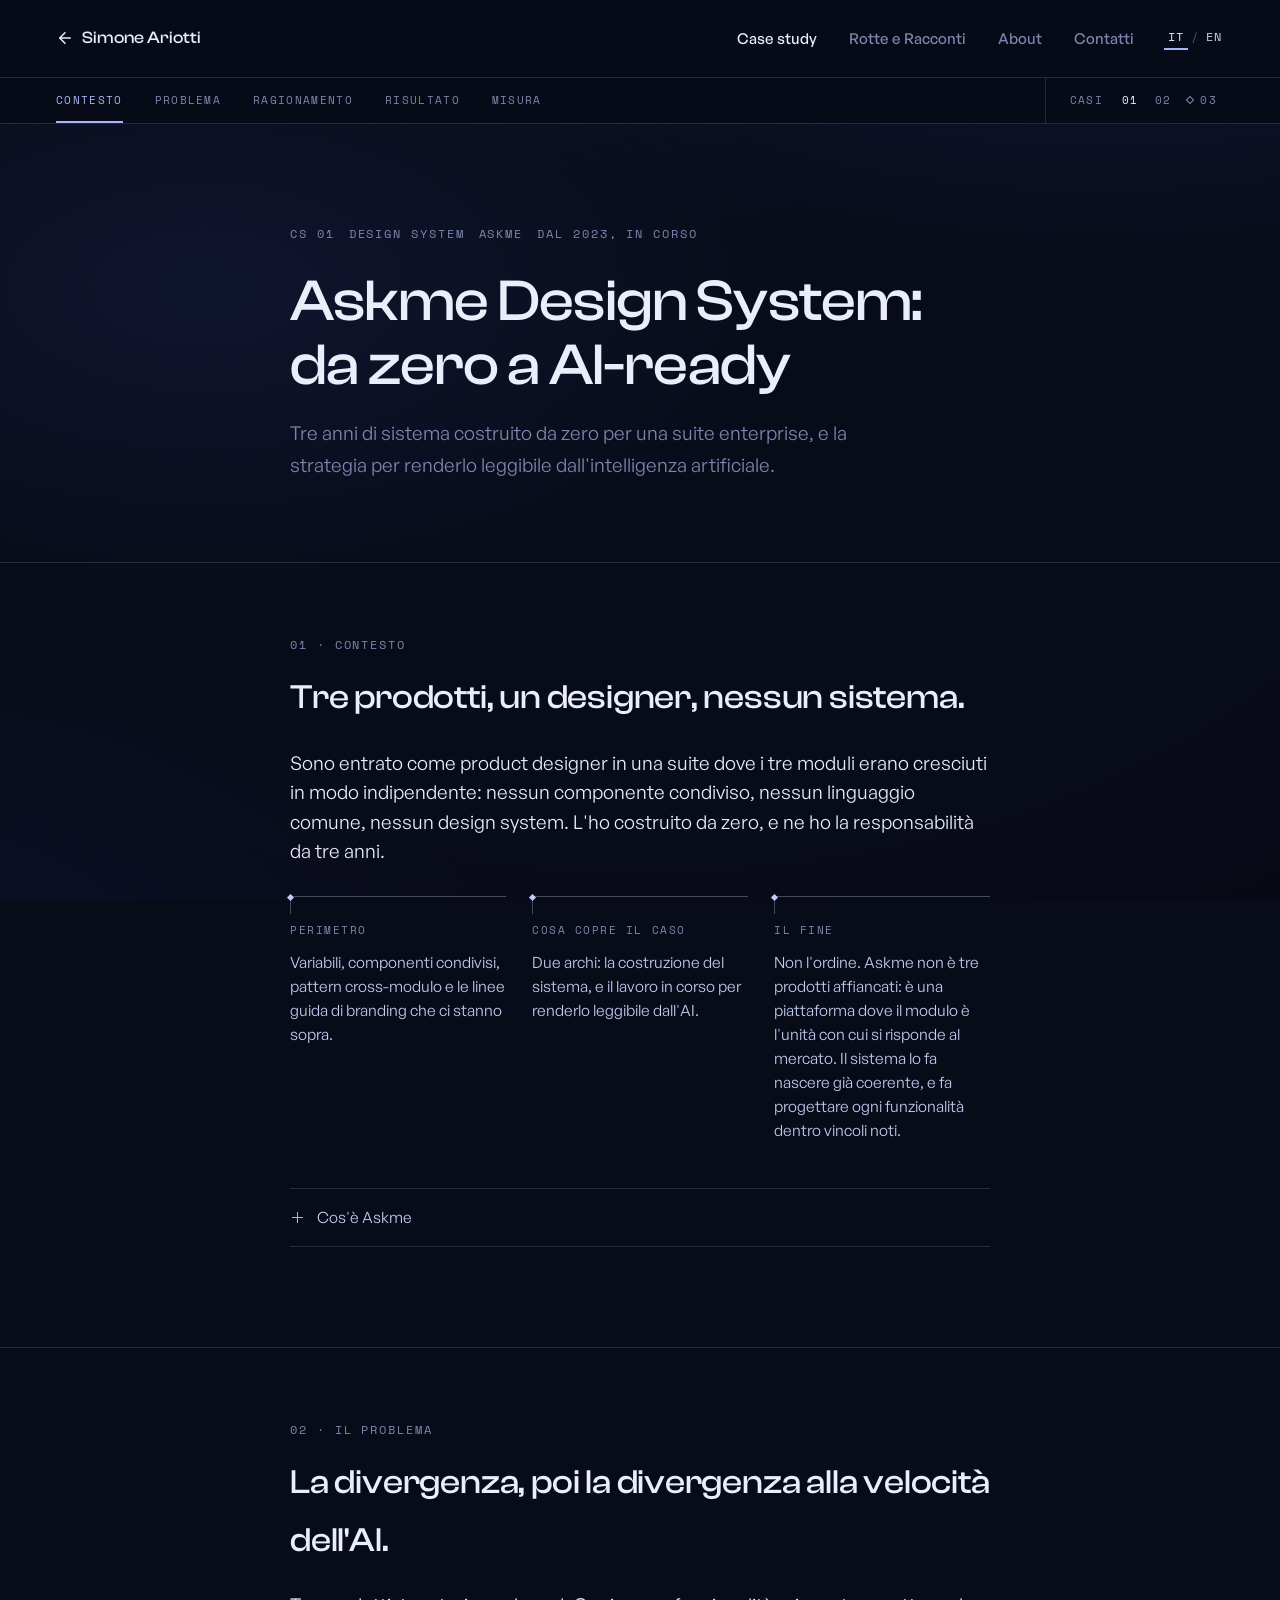
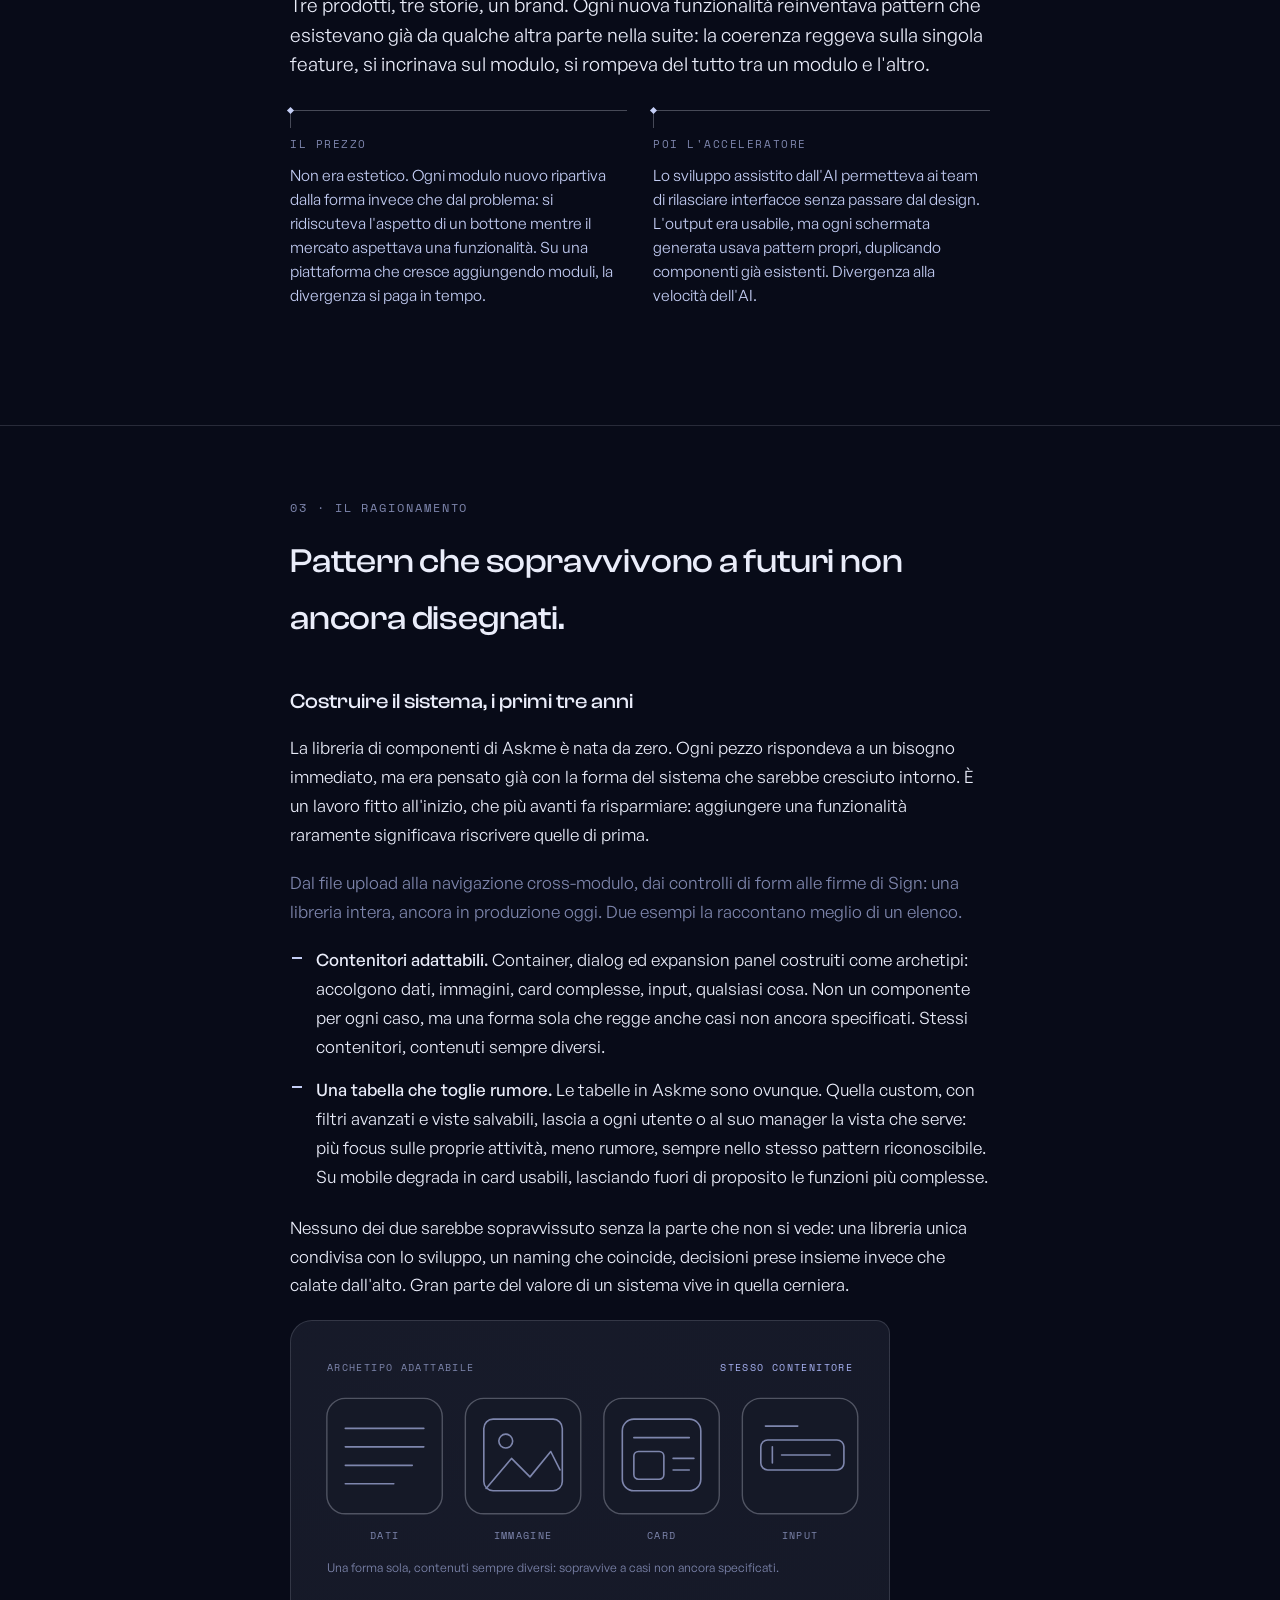
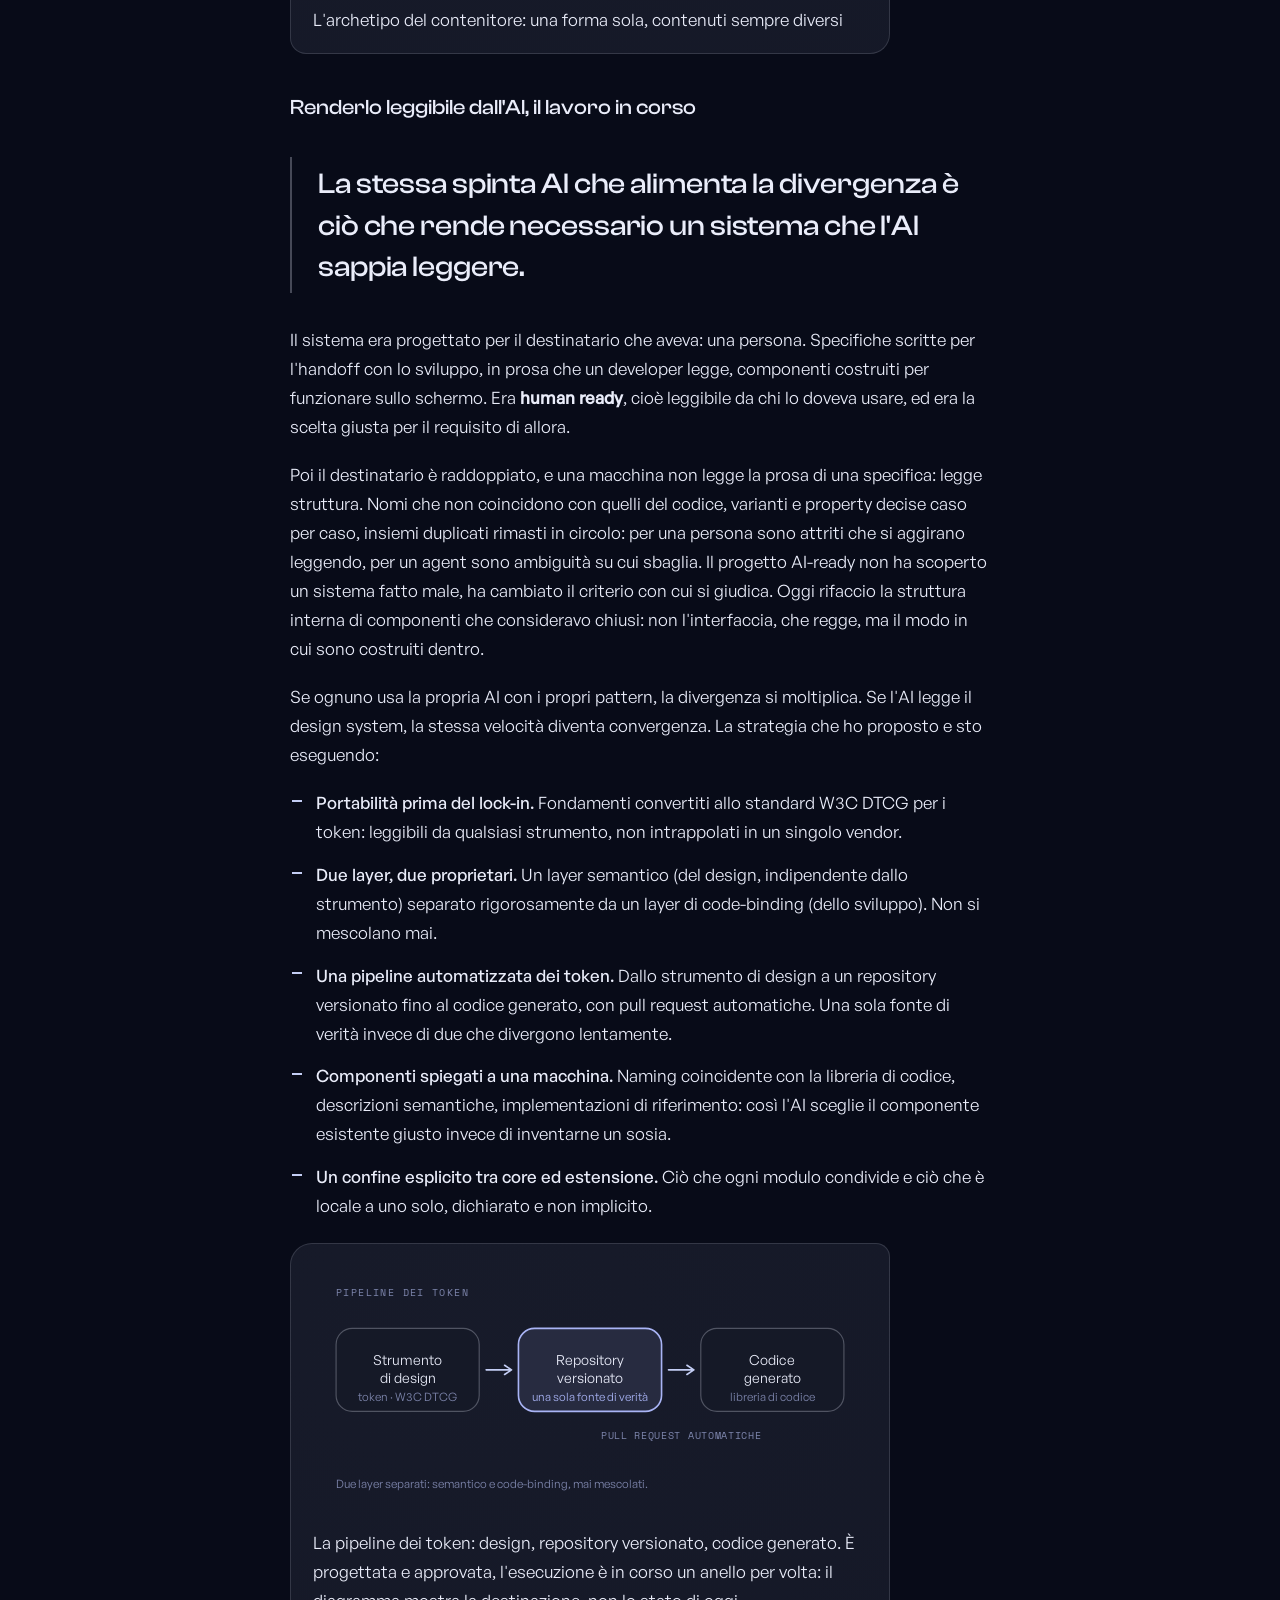
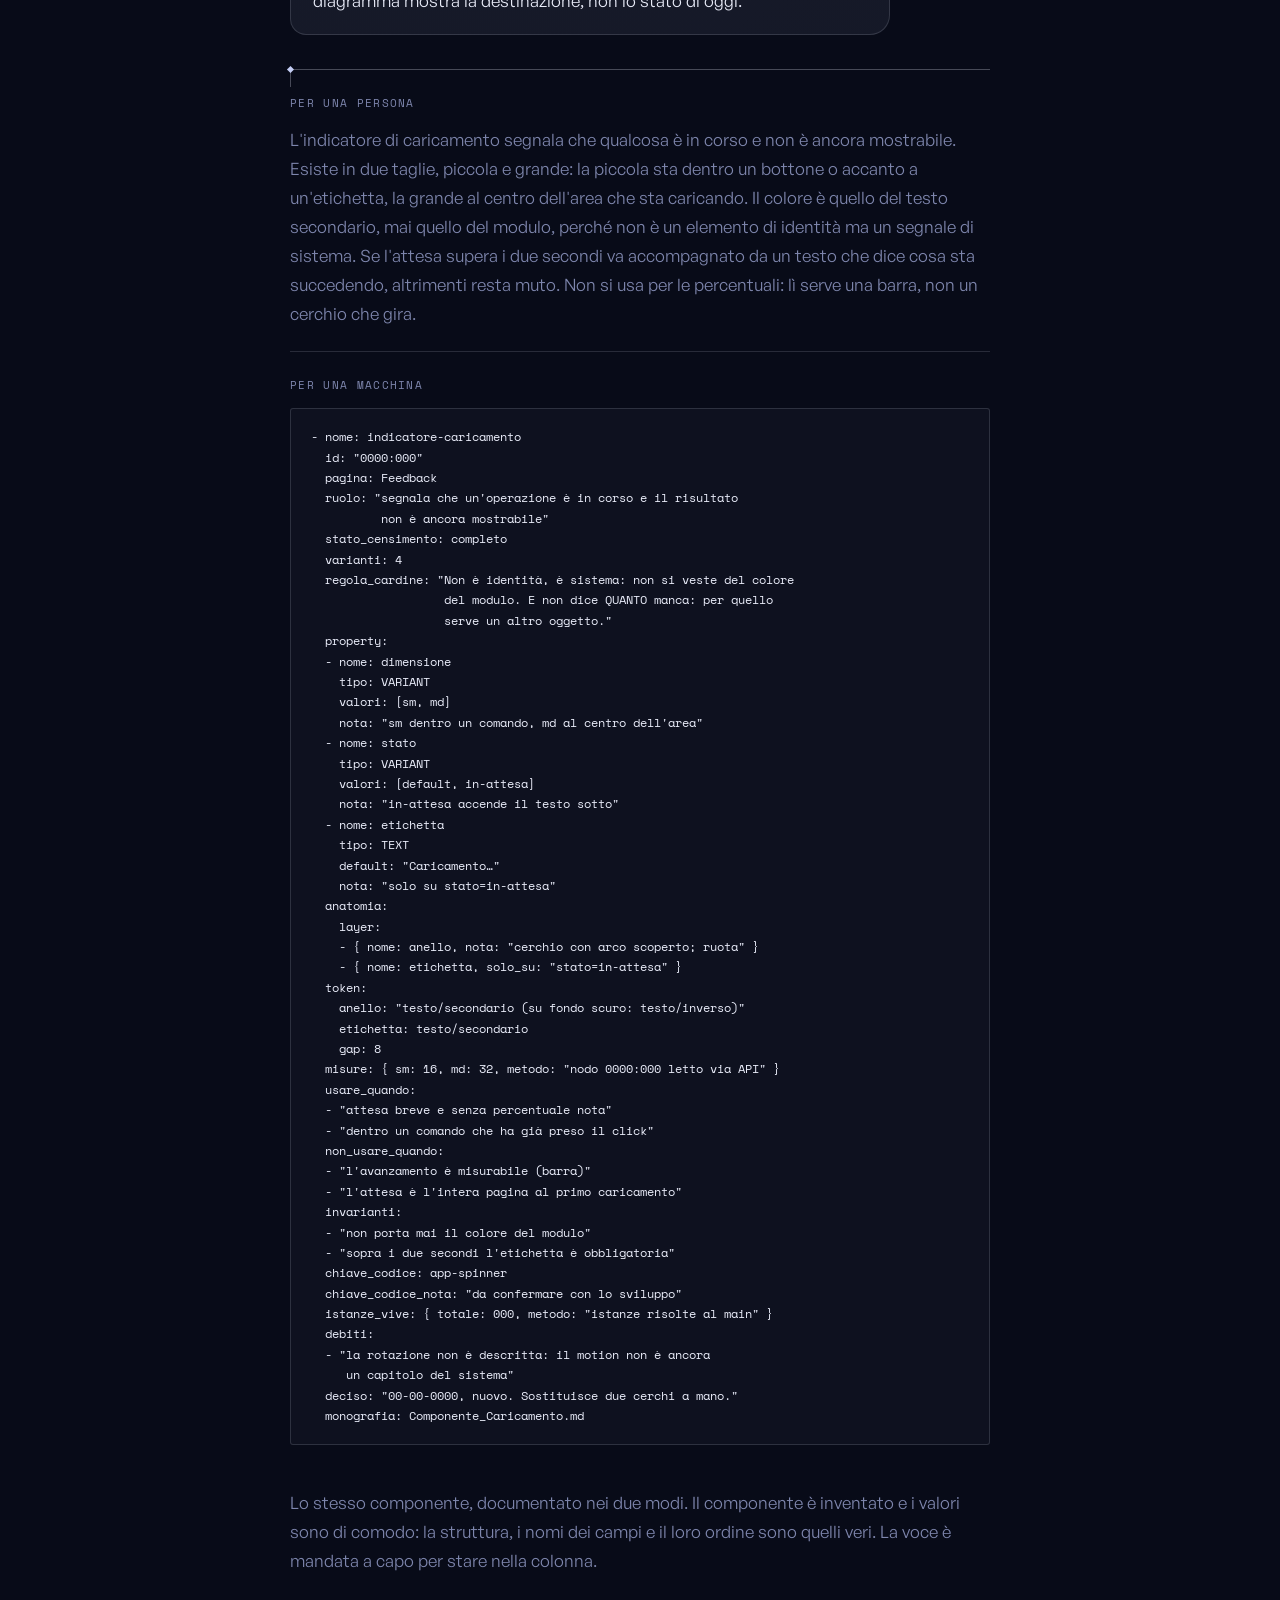
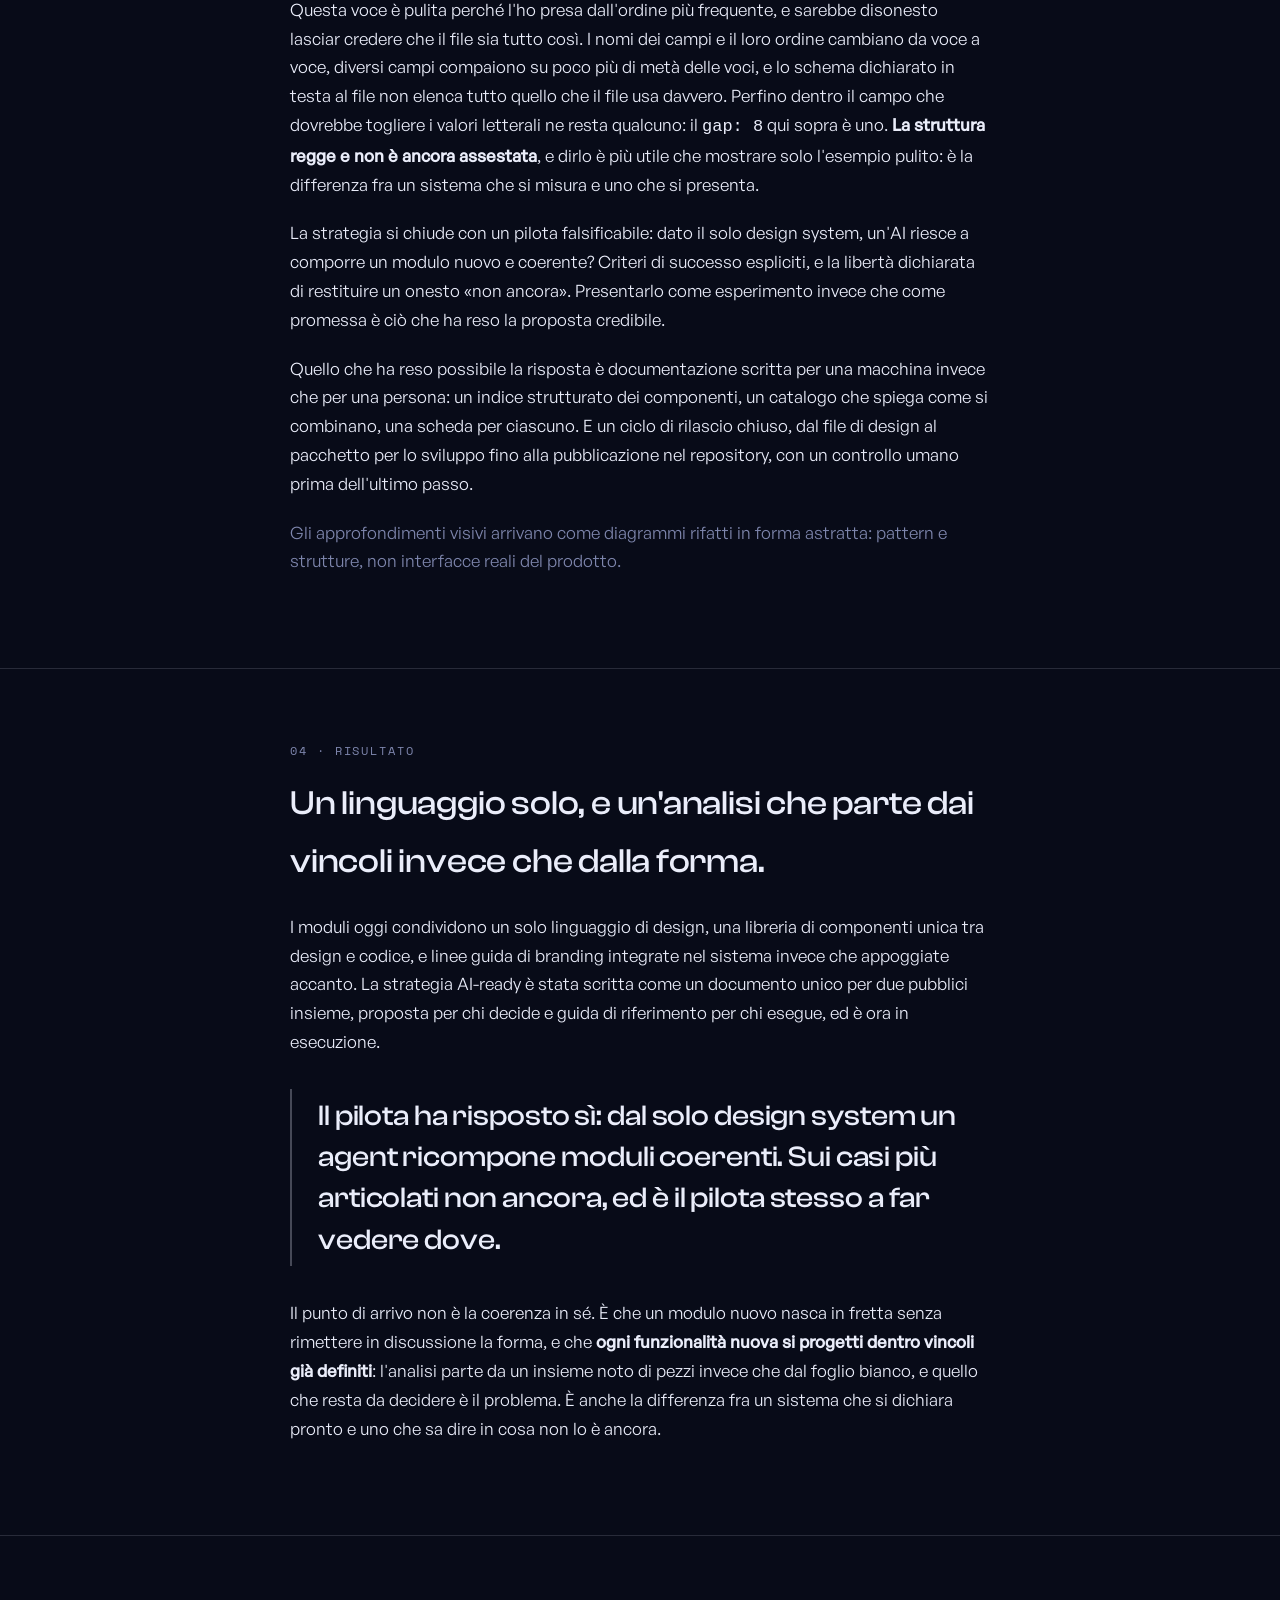
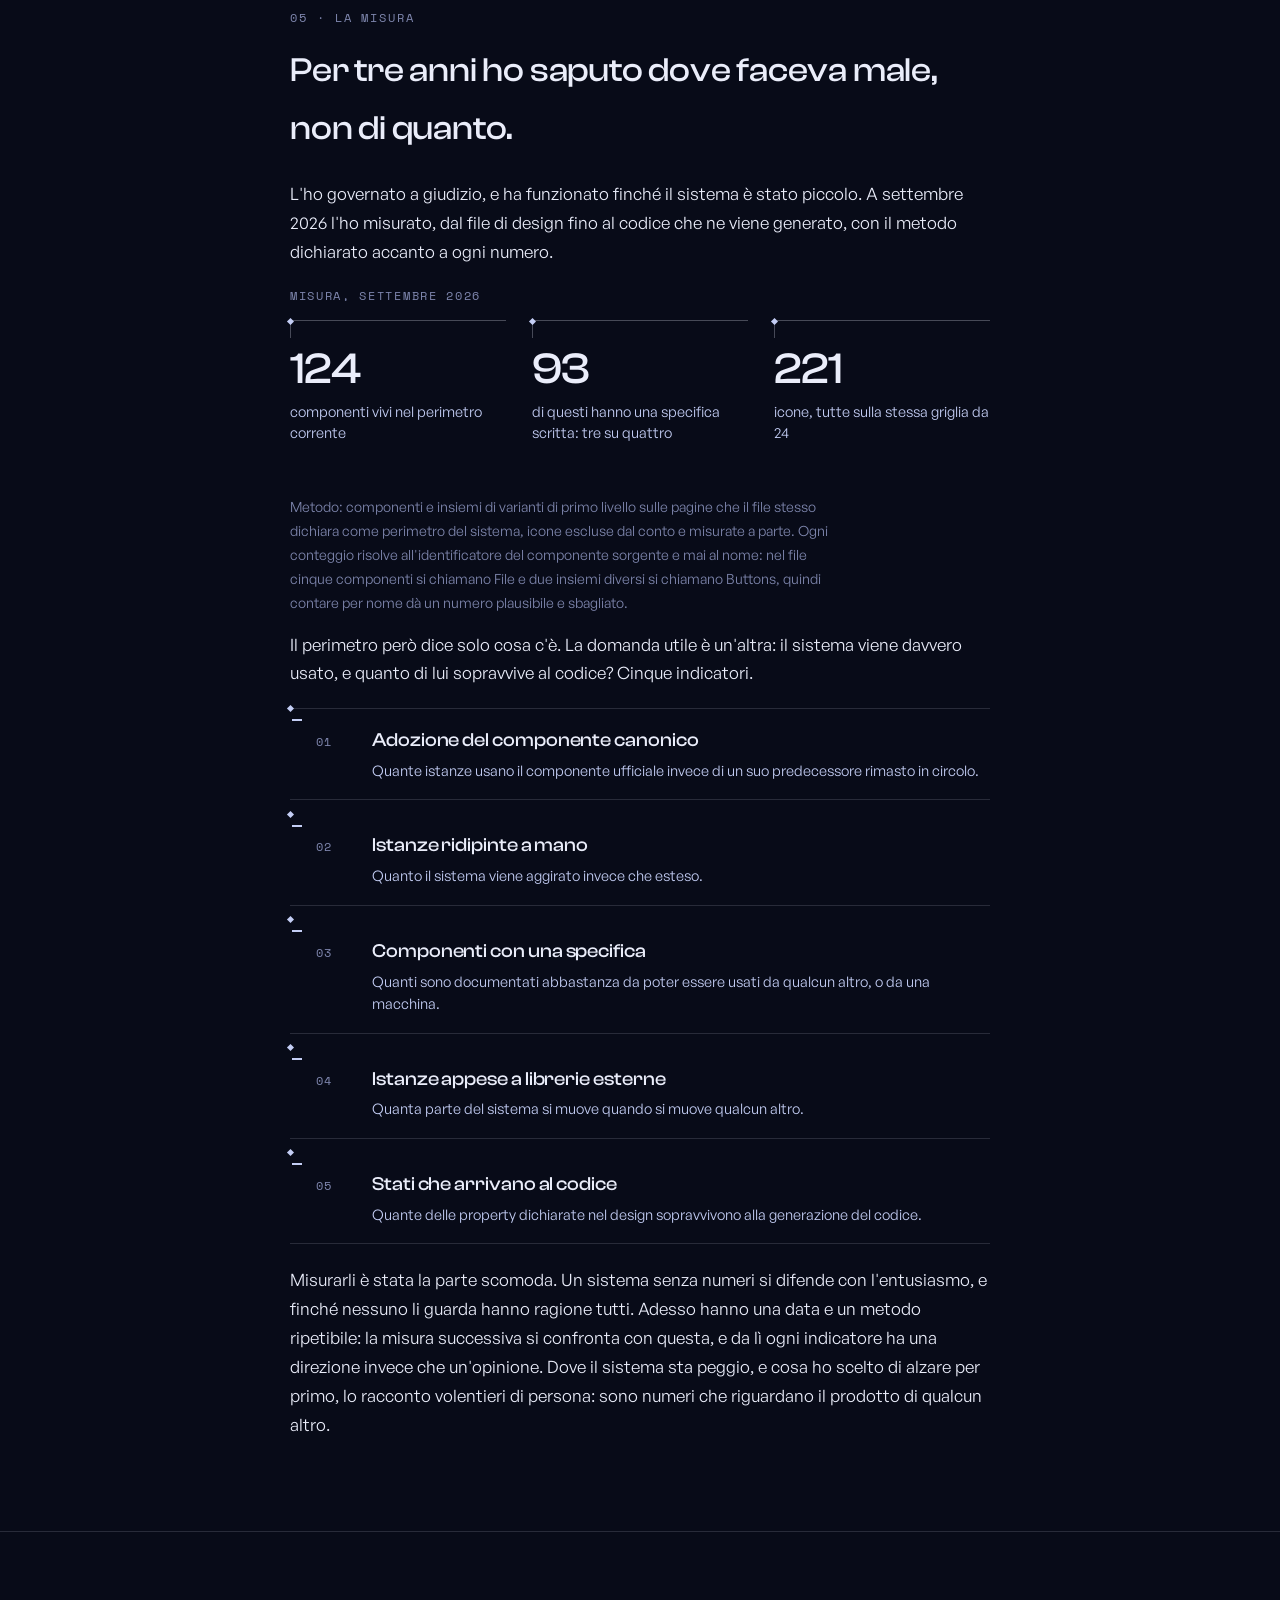
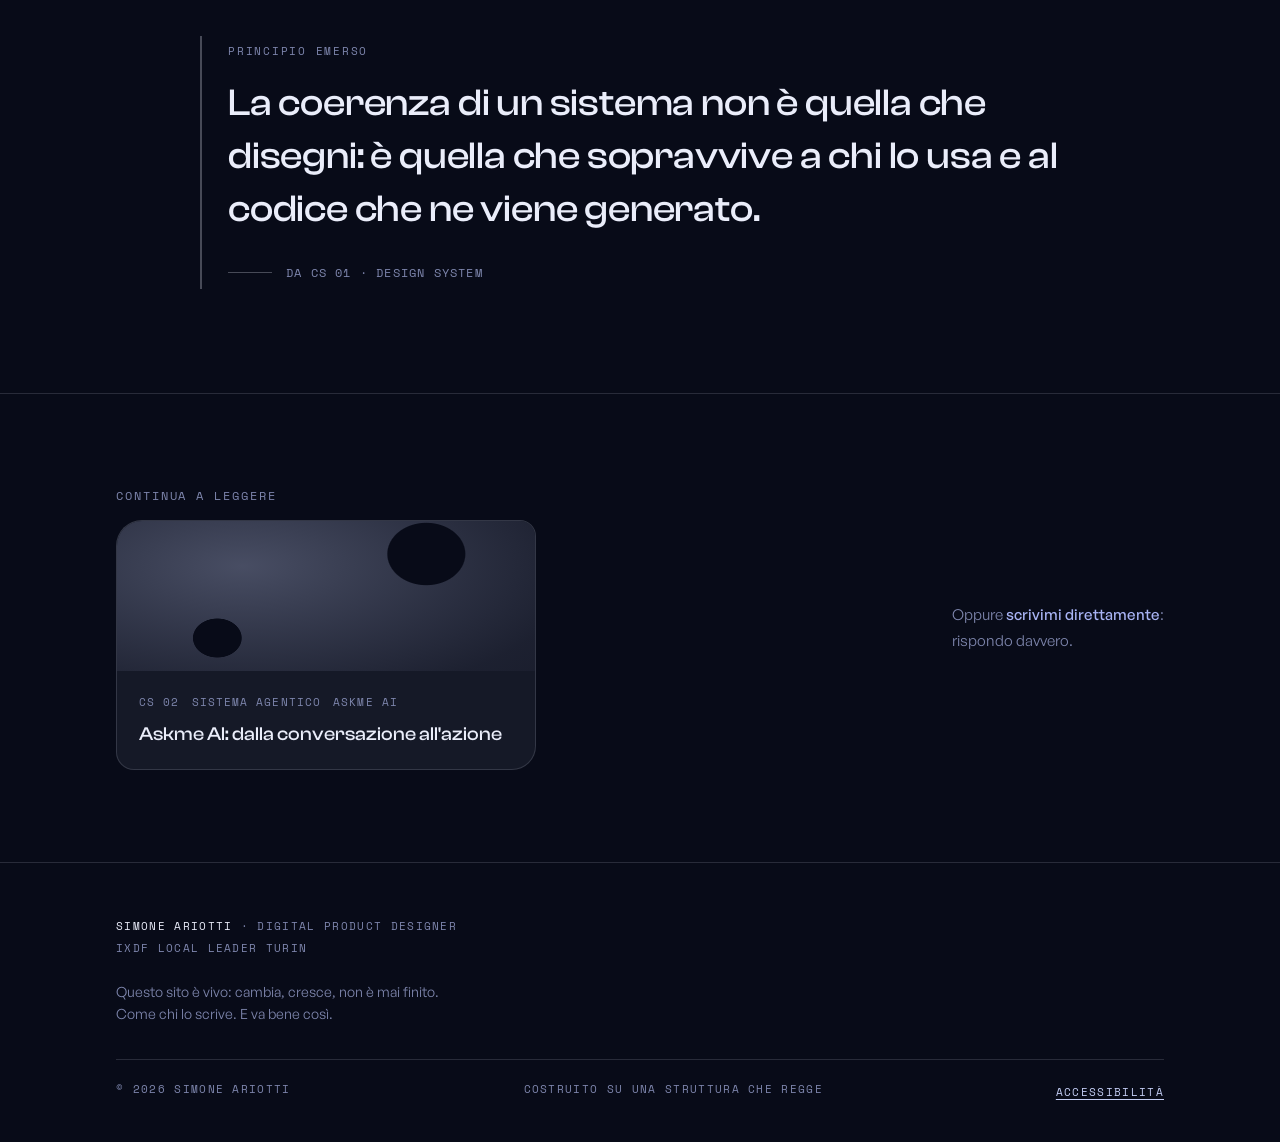
<file: case-study-01.html>
<!DOCTYPE html>
<html lang="it">
<head>
<meta charset="UTF-8">
<meta name="viewport" content="width=device-width, initial-scale=1.0">
<title>Askme Design System: da zero a AI-ready · Simone Ariotti</title>
<meta name="description" content="Costruire da zero il design system di una suite B2B con tre prodotti, e renderlo leggibile anche a un'AI: token, componenti e regole prima degli artefatti.">
<link rel="canonical" href="https://simoneariotti.github.io/portfolio/case-study-01.html">
<link rel="alternate" hreflang="it" href="https://simoneariotti.github.io/portfolio/case-study-01.html">
<link rel="alternate" hreflang="en" href="https://simoneariotti.github.io/portfolio/en/case-study-01.html">
<link rel="alternate" hreflang="x-default" href="https://simoneariotti.github.io/portfolio/case-study-01.html">
<meta name="author" content="Simone Ariotti">
<meta name="theme-color" content="#080B18">

<link rel="icon" href="assets/favicon.svg" type="image/svg+xml">
<link rel="icon" href="assets/favicon-32.png" sizes="32x32" type="image/png">
<link rel="apple-touch-icon" href="assets/apple-touch-icon.png">

<meta property="og:type" content="website">
<meta property="og:site_name" content="Simone Ariotti">
<meta property="og:locale" content="it_IT">
<meta property="og:url" content="https://simoneariotti.github.io/portfolio/case-study-01.html">
<meta property="og:title" content="Askme Design System: da zero a AI-ready · Simone Ariotti">
<meta property="og:description" content="Costruire da zero il design system di una suite B2B con tre prodotti, e renderlo leggibile anche a un'AI: token, componenti e regole prima degli artefatti.">
<meta property="og:image" content="https://simoneariotti.github.io/portfolio/assets/og-image.jpg">
<meta property="og:image:width" content="1200">
<meta property="og:image:height" content="630">
<meta property="og:image:alt" content="Struttura reticolare viola-ghiaccio su fondo indaco, con la scritta: Progetto sistemi che reggono la crescita.">

<meta name="twitter:card" content="summary_large_image">
<meta name="twitter:title" content="Askme Design System: da zero a AI-ready · Simone Ariotti">
<meta name="twitter:description" content="Costruire da zero il design system di una suite B2B con tre prodotti, e renderlo leggibile anche a un'AI: token, componenti e regole prima degli artefatti.">
<meta name="twitter:image" content="https://simoneariotti.github.io/portfolio/assets/og-image.jpg">
<link rel="stylesheet" href="assets/stile.css">
<link rel="stylesheet" href="assets/caso.css">
</head>
<body>

<!-- Sprite iconografica: SOLO Lucide, stroke 2, currentColor -->
<!-- ═══ ICONOGRAFIA · blocco identico su ogni pagina, vedi storybook ═══
     Griglia 24, tratto 2, estremi e giunti tondi, nessun riempimento, colore
     ereditato da currentColor. Quattro segni e basta: freccia (vai), giu'
     (scendi nella pagina), esterno (esci dal sito), indietro (torna alla home).
     Uno stato non e' un'icona: lo dice il nodo di .gate. -->
<svg width="0" height="0" style="position:absolute" aria-hidden="true">
  <symbol id="i-freccia" viewBox="0 0 24 24"><path d="M5 12h14"/><path d="m12 5 7 7-7 7"/></symbol>
  <symbol id="i-giu" viewBox="0 0 24 24"><path d="M12 5v14"/><path d="m19 12-7 7-7-7"/></symbol>
  <symbol id="i-esterno" viewBox="0 0 24 24"><path d="M7 7h10v10"/><path d="M7 17 17 7"/></symbol>
  <symbol id="i-indietro" viewBox="0 0 24 24"><path d="M19 12H5"/><path d="m12 19-7-7 7-7"/></symbol>
</svg>

<a class="salta" href="#contenuto">Salta al contenuto</a>

<nav class="principale" aria-label="Principale">
  <a class="logo" href="index.html"><svg class="icona" style="width:18px;height:18px" aria-hidden="true"><use href="#i-indietro"/></svg>Simone Ariotti</a>
  <ul>
    <li><a href="index.html#lavori" aria-current="page">Case study</a></li>
    <li><a href="index.html#rr">Rotte e Racconti</a></li>
    <li><a href="about.html">About</a></li>
    <li><a href="index.html#contatti">Contatti</a></li>
    <li class="lingua"><span class="attiva" aria-current="true">IT</span><span class="sep" aria-hidden="true">/</span><a href="en/case-study-01.html" hreflang="en" lang="en" title="Read in English">EN</a></li>
  </ul>
</nav>

<nav class="indice" aria-label="Indice della pagina">
  <ul>
    <li><a href="#s01">Contesto</a></li>
    <li><a href="#s02">Problema</a></li>
    <li><a href="#s03">Ragionamento</a></li>
    <li><a href="#s04">Risultato</a></li>
    <li><a href="#s05">Misura</a></li>
  </ul>
  <div class="casi">
    <span class="eti" aria-hidden="true">Casi</span>
    <span class="voce" aria-current="page" title="01 Design system">01<span class="fuori-vista">Design system</span><span class="fuori-vista">: sei qui</span></span>
    <a href="case-study-02.html" title="02 Sistema agentico">02<span class="fuori-vista">Sistema agentico</span></a>
    <span class="voce gate" data-stato="atteso" title="03 Conversation design: in scrittura">03<span class="fuori-vista">Conversation design</span><span class="fuori-vista">: in scrittura</span></span>
  </div>
</nav>

<main id="contenuto">
<!-- ═══ HERO DI PAGINA ═══ -->
<header class="cs-hero">
  <div class="wrap-prosa">
    <p class="meta"><span>CS 01</span><span>Design System</span><span>Askme</span><span>Dal 2023, in corso</span></p>
    <h1>Askme Design System: da zero a AI-ready</h1>
    <p class="piano">Tre anni di sistema costruito da zero per una suite enterprise, e la strategia per renderlo leggibile dall'intelligenza artificiale.</p>
  </div>
</header>

<!-- ═══ 01 CONTESTO ═══ -->
<section class="blocco" id="s01">
  <div class="wrap-prosa">
    <p class="eyebrow">01 · Contesto</p>
    <h2>Tre prodotti, un designer, nessun sistema.</h2>
    <p class="attacco">Sono entrato come product designer in una suite dove i tre moduli erano cresciuti in modo indipendente: nessun componente condiviso, nessun linguaggio comune, nessun design system. L'ho costruito da zero, e ne ho la responsabilità da tre anni.</p>
    <ul class="carte">
      <li><span class="c-eti">Perimetro</span><span class="c-testo">Variabili, componenti condivisi, pattern cross-modulo e le linee guida di branding che ci stanno sopra.</span></li>
      <li><span class="c-eti">Cosa copre il caso</span><span class="c-testo">Due archi: la costruzione del sistema, e il lavoro in corso per renderlo leggibile dall'AI.</span></li>
      <li><span class="c-eti">Il fine</span><span class="c-testo">Non l'ordine. Askme non è tre prodotti affiancati: è una piattaforma dove il modulo è l'unità con cui si risponde al mercato. Il sistema lo fa nascere già coerente, e fa progettare ogni funzionalità dentro vincoli noti.</span></li>
    </ul>
    <details class="approfondimento">
      <summary><span class="segno" aria-hidden="true"></span>Cos'è Askme</summary>
      <div class="corpo">
        <p><a href="https://askme.it" target="_blank" rel="noopener">Askme</a> è una piattaforma B2B enterprise per l'automazione dei processi aziendali: service management, firma elettronica con valore legale e AI conversazionale nativa. È usata da organizzazioni in ambito finance, industria, energia, sanità, università e pubblica amministrazione.</p>
      </div>
    </details>
  </div>
</section>

<!-- ═══ 02 IL PROBLEMA ═══ -->
<section class="blocco" id="s02">
  <div class="wrap-prosa">
    <p class="eyebrow">02 · Il problema</p>
    <h2>La divergenza, poi la divergenza alla velocità dell'AI.</h2>
    <p class="attacco">Tre prodotti, tre storie, un brand. Ogni nuova funzionalità reinventava pattern che esistevano già da qualche altra parte nella suite: la coerenza reggeva sulla singola feature, si incrinava sul modulo, si rompeva del tutto tra un modulo e l'altro.</p>
    <ul class="carte">
      <li><span class="c-eti">Il prezzo</span><span class="c-testo">Non era estetico. Ogni modulo nuovo ripartiva dalla forma invece che dal problema: si ridiscuteva l'aspetto di un bottone mentre il mercato aspettava una funzionalità. Su una piattaforma che cresce aggiungendo moduli, la divergenza si paga in tempo.</span></li>
      <li><span class="c-eti">Poi l'acceleratore</span><span class="c-testo">Lo sviluppo assistito dall'AI permetteva ai team di rilasciare interfacce senza passare dal design. L'output era usabile, ma ogni schermata generata usava pattern propri, duplicando componenti già esistenti. Divergenza alla velocità dell'AI.</span></li>
    </ul>
  </div>
</section>

<!-- ═══ 03 IL RAGIONAMENTO ═══ -->
<section class="blocco" id="s03">
  <div class="wrap-prosa">
    <p class="eyebrow">03 · Il ragionamento</p>
    <h2>Pattern che sopravvivono a futuri non ancora disegnati.</h2>

    <h3>Costruire il sistema, i primi tre anni</h3>
    <p>La libreria di componenti di Askme è nata da zero. Ogni pezzo rispondeva a un bisogno immediato, ma era pensato già con la forma del sistema che sarebbe cresciuto intorno. È un lavoro fitto all'inizio, che più avanti fa risparmiare: aggiungere una funzionalità raramente significava riscrivere quelle di prima.</p>
    <p class="secondario">Dal file upload alla navigazione cross-modulo, dai controlli di form alle firme di Sign: una libreria intera, ancora in produzione oggi. Due esempi la raccontano meglio di un elenco.</p>
    <ul>
      <li><strong>Contenitori adattabili.</strong> Container, dialog ed expansion panel costruiti come archetipi: accolgono dati, immagini, card complesse, input, qualsiasi cosa. Non un componente per ogni caso, ma una forma sola che regge anche casi non ancora specificati. Stessi contenitori, contenuti sempre diversi.</li>
      <li><strong>Una tabella che toglie rumore.</strong> Le tabelle in Askme sono ovunque. Quella custom, con filtri avanzati e viste salvabili, lascia a ogni utente o al suo manager la vista che serve: più focus sulle proprie attività, meno rumore, sempre nello stesso pattern riconoscibile. Su mobile degrada in card usabili, lasciando fuori di proposito le funzioni più complesse.</li>
    </ul>
    <p>Nessuno dei due sarebbe sopravvissuto senza la parte che non si vede: una libreria unica condivisa con lo sviluppo, un naming che coincide, decisioni prese insieme invece che calate dall'alto. Gran parte del valore di un sistema vive in quella cerniera.</p>
    <div class="figure">
      <figure class="figura">
        <svg viewBox="0 0 480 214" role="img" aria-labelledby="d1t d1d" xmlns="http://www.w3.org/2000/svg">
          <title id="d1t">Archetipo del contenitore adattabile</title>
          <desc id="d1d">Una sola forma di contenitore che accoglie contenuti diversi: dati, immagine, card, input. La stessa struttura sopravvive a casi non ancora specificati.</desc>
          <style>
            .fr{fill:var(--superficie);stroke:var(--bordo-forte);stroke-width:1.2}
            .gl{stroke:var(--mezzo);stroke-width:1.4;fill:none;stroke-linecap:round;stroke-linejoin:round}
            .tag{font-family:var(--font-mono);font-size:9px;letter-spacing:1.2px;fill:var(--mezzo)}
            .tagk{fill:var(--funzione)}
            .cap{font-family:var(--font-body);font-size:10.5px;fill:var(--mezzo)}
          </style>
          <text x="12" y="24" class="tag">ARCHETIPO ADATTABILE</text>
          <text x="468" y="24" text-anchor="end" class="tag tagk">STESSO CONTENITORE</text>
          <!-- frame 1: dati -->
          <rect class="fr" x="12" y="48" width="100" height="100" rx="16"/>
          <line class="gl" x1="28" y1="74" x2="96" y2="74"/>
          <line class="gl" x1="28" y1="90" x2="96" y2="90"/>
          <line class="gl" x1="28" y1="106" x2="86" y2="106"/>
          <line class="gl" x1="28" y1="122" x2="70" y2="122"/>
          <text x="62" y="170" text-anchor="middle" class="tag">DATI</text>
          <!-- frame 2: immagine -->
          <rect class="fr" x="132" y="48" width="100" height="100" rx="16"/>
          <rect class="gl" x="148" y="66" width="68" height="62" rx="8"/>
          <circle class="gl" cx="167" cy="85" r="6"/>
          <path class="gl" d="M150,126 L172,100 L188,116 L206,94 L214,110"/>
          <text x="182" y="170" text-anchor="middle" class="tag">IMMAGINE</text>
          <!-- frame 3: card -->
          <rect class="fr" x="252" y="48" width="100" height="100" rx="16"/>
          <rect class="gl" x="268" y="66" width="68" height="62" rx="10"/>
          <line class="gl" x1="278" y1="82" x2="326" y2="82"/>
          <rect class="gl" x="278" y="94" width="26" height="24" rx="4"/>
          <line class="gl" x1="312" y1="100" x2="330" y2="100"/>
          <line class="gl" x1="312" y1="110" x2="326" y2="110"/>
          <text x="302" y="170" text-anchor="middle" class="tag">CARD</text>
          <!-- frame 4: input -->
          <rect class="fr" x="372" y="48" width="100" height="100" rx="16"/>
          <line class="gl" x1="392" y1="72" x2="420" y2="72"/>
          <rect class="gl" x="388" y="84" width="72" height="26" rx="6"/>
          <line class="gl" x1="398" y1="90" x2="398" y2="104"/>
          <line class="gl" x1="406" y1="97" x2="448" y2="97"/>
          <text x="422" y="170" text-anchor="middle" class="tag">INPUT</text>
          <text x="12" y="198" class="cap">Una forma sola, contenuti sempre diversi: sopravvive a casi non ancora specificati.</text>
        </svg>
        <figcaption>L'archetipo del contenitore: una forma sola, contenuti sempre diversi</figcaption>
      </figure>
    </div>

    <h3>Renderlo leggibile dall'AI, il lavoro in corso</h3>
    <p class="evidenza">La stessa spinta AI che alimenta la divergenza è ciò che rende necessario un sistema che l'AI sappia leggere.</p>
    <p>Il sistema era progettato per il destinatario che aveva: una persona. Specifiche scritte per l'handoff con lo sviluppo, in prosa che un developer legge, componenti costruiti per funzionare sullo schermo. Era <strong>human ready</strong>, cioè leggibile da chi lo doveva usare, ed era la scelta giusta per il requisito di allora.</p>
    <p>Poi il destinatario è raddoppiato, e una macchina non legge la prosa di una specifica: legge struttura. Nomi che non coincidono con quelli del codice, varianti e property decise caso per caso, insiemi duplicati rimasti in circolo: per una persona sono attriti che si aggirano leggendo, per un agent sono ambiguità su cui sbaglia. Il progetto AI-ready non ha scoperto un sistema fatto male, ha cambiato il criterio con cui si giudica. Oggi rifaccio la struttura interna di componenti che consideravo chiusi: non l'interfaccia, che regge, ma il modo in cui sono costruiti dentro.</p>
    <p>Se ognuno usa la propria AI con i propri pattern, la divergenza si moltiplica. Se l'AI legge il design system, la stessa velocità diventa convergenza. La strategia che ho proposto e sto eseguendo:</p>
    <ul>
      <li><strong>Portabilità prima del lock-in.</strong> Fondamenti convertiti allo standard W3C DTCG per i token: leggibili da qualsiasi strumento, non intrappolati in un singolo vendor.</li>
      <li><strong>Due layer, due proprietari.</strong> Un layer semantico (del design, indipendente dallo strumento) separato rigorosamente da un layer di code-binding (dello sviluppo). Non si mescolano mai.</li>
      <li><strong>Una pipeline automatizzata dei token.</strong> Dallo strumento di design a un repository versionato fino al codice generato, con pull request automatiche. Una sola fonte di verità invece di due che divergono lentamente.</li>
      <li><strong>Componenti spiegati a una macchina.</strong> Naming coincidente con la libreria di codice, descrizioni semantiche, implementazioni di riferimento: così l'AI sceglie il componente esistente giusto invece di inventarne un sosia.</li>
      <li><strong>Un confine esplicito tra core ed estensione.</strong> Ciò che ogni modulo condivide e ciò che è locale a uno solo, dichiarato e non implicito.</li>
    </ul>
    <div class="figure">
      <figure class="figura">
        <svg viewBox="0 0 480 214" role="img" aria-labelledby="d2t d2d" xmlns="http://www.w3.org/2000/svg">
          <title id="d2t">La pipeline dei token</title>
          <desc id="d2d">Dallo strumento di design, dove i token seguono lo standard W3C DTCG, a un repository versionato che e la sola fonte di verita, fino al codice generato, con pull request automatiche.</desc>
          <style>
            .n2{fill:var(--superficie);stroke:var(--bordo-forte);stroke-width:1}
            .key2{fill:color-mix(in srgb,var(--funzione) 12%,var(--superficie));stroke:var(--funzione);stroke-width:1.4}
            .tt{font-family:var(--font-body);font-size:12px;fill:var(--testo)}
            .ss{font-family:var(--font-body);font-size:10px;fill:var(--mezzo)}
            .ssk{fill:var(--funzione)}
            .tag2{font-family:var(--font-mono);font-size:9px;letter-spacing:1.2px;fill:var(--mezzo)}
            .flow{stroke:var(--ghiaccio);stroke-width:1.4;fill:none;stroke-linecap:round;stroke-linejoin:round}
            .arlab{font-family:var(--font-mono);font-size:8.5px;letter-spacing:.6px;fill:var(--mezzo)}
          </style>
          <text x="20" y="26" class="tag2">PIPELINE DEI TOKEN</text>
          <rect class="n2" x="20" y="54" width="124" height="72" rx="14"/>
          <text x="82" y="86" text-anchor="middle" class="tt">Strumento</text>
          <text x="82" y="101" text-anchor="middle" class="tt">di design</text>
          <text x="82" y="117" text-anchor="middle" class="ss">token · W3C DTCG</text>
          <path class="flow" d="M150,90 h22 m-6,-4 l6,4 l-6,4"/>
          <rect class="key2" x="178" y="54" width="124" height="72" rx="14"/>
          <text x="240" y="86" text-anchor="middle" class="tt">Repository</text>
          <text x="240" y="101" text-anchor="middle" class="tt">versionato</text>
          <text x="240" y="117" text-anchor="middle" class="ss ssk">una sola fonte di verità</text>
          <path class="flow" d="M308,90 h22 m-6,-4 l6,4 l-6,4"/>
          <rect class="n2" x="336" y="54" width="124" height="72" rx="14"/>
          <text x="398" y="86" text-anchor="middle" class="tt">Codice</text>
          <text x="398" y="101" text-anchor="middle" class="tt">generato</text>
          <text x="398" y="117" text-anchor="middle" class="ss">libreria di codice</text>
          <text x="319" y="150" text-anchor="middle" class="arlab">PULL REQUEST AUTOMATICHE</text>
          <text x="20" y="192" class="ss">Due layer separati: semantico e code-binding, mai mescolati.</text>
        </svg>
        <figcaption>La pipeline dei token: design, repository versionato, codice generato. È progettata e approvata, l'esecuzione è in corso un anello per volta: il diagramma mostra la destinazione, non lo stato di oggi.</figcaption>
      </figure>
    </div>
    <div class="artefatto">
      <div class="a-lato">
        <p class="a-eti">Per una persona</p>
        <p class="a-prosa">L'indicatore di caricamento segnala che qualcosa è in corso e non è ancora mostrabile. Esiste in due taglie, piccola e grande: la piccola sta dentro un bottone o accanto a un'etichetta, la grande al centro dell'area che sta caricando. Il colore è quello del testo secondario, mai quello del modulo, perché non è un elemento di identità ma un segnale di sistema. Se l'attesa supera i due secondi va accompagnato da un testo che dice cosa sta succedendo, altrimenti resta muto. Non si usa per le percentuali: lì serve una barra, non un cerchio che gira.</p>
      </div>
      <div class="a-lato">
        <p class="a-eti">Per una macchina</p>
        <pre class="a-struttura" tabindex="0" role="region" aria-label="Lo stesso componente descritto per una macchina">- nome: indicatore-caricamento
  id: "0000:000"
  pagina: Feedback
  ruolo: "segnala che un'operazione è in corso e il risultato
          non è ancora mostrabile"
  stato_censimento: completo
  varianti: 4
  regola_cardine: "Non è identità, è sistema: non si veste del colore
                   del modulo. E non dice QUANTO manca: per quello
                   serve un altro oggetto."
  property:
  - nome: dimensione
    tipo: VARIANT
    valori: [sm, md]
    nota: "sm dentro un comando, md al centro dell'area"
  - nome: stato
    tipo: VARIANT
    valori: [default, in-attesa]
    nota: "in-attesa accende il testo sotto"
  - nome: etichetta
    tipo: TEXT
    default: "Caricamento…"
    nota: "solo su stato=in-attesa"
  anatomia:
    layer:
    - { nome: anello, nota: "cerchio con arco scoperto; ruota" }
    - { nome: etichetta, solo_su: "stato=in-attesa" }
  token:
    anello: "testo/secondario (su fondo scuro: testo/inverso)"
    etichetta: testo/secondario
    gap: 8
  misure: { sm: 16, md: 32, metodo: "nodo 0000:000 letto via API" }
  usare_quando:
  - "attesa breve e senza percentuale nota"
  - "dentro un comando che ha già preso il click"
  non_usare_quando:
  - "l'avanzamento è misurabile (barra)"
  - "l'attesa è l'intera pagina al primo caricamento"
  invarianti:
  - "non porta mai il colore del modulo"
  - "sopra i due secondi l'etichetta è obbligatoria"
  chiave_codice: app-spinner
  chiave_codice_nota: "da confermare con lo sviluppo"
  istanze_vive: { totale: 000, metodo: "istanze risolte al main" }
  debiti:
  - "la rotazione non è descritta: il motion non è ancora
     un capitolo del sistema"
  deciso: "00-00-0000, nuovo. Sostituisce due cerchi a mano."
  monografia: Componente_Caricamento.md</pre>
      </div>
    </div>
    <p class="secondario">Lo stesso componente, documentato nei due modi. Il componente è inventato e i valori sono di comodo: la struttura, i nomi dei campi e il loro ordine sono quelli veri. La voce è mandata a capo per stare nella colonna.</p>
    <p>Questa voce è pulita perché l'ho presa dall'ordine più frequente, e sarebbe disonesto lasciar credere che il file sia tutto così. I nomi dei campi e il loro ordine cambiano da voce a voce, diversi campi compaiono su poco più di metà delle voci, e lo schema dichiarato in testa al file non elenca tutto quello che il file usa davvero. Perfino dentro il campo che dovrebbe togliere i valori letterali ne resta qualcuno: il <code>gap: 8</code> qui sopra è uno. <strong>La struttura regge e non è ancora assestata</strong>, e dirlo è più utile che mostrare solo l'esempio pulito: è la differenza fra un sistema che si misura e uno che si presenta.</p>
    <p>La strategia si chiude con un pilota falsificabile: dato il solo design system, un'AI riesce a comporre un modulo nuovo e coerente? Criteri di successo espliciti, e la libertà dichiarata di restituire un onesto «non ancora». Presentarlo come esperimento invece che come promessa è ciò che ha reso la proposta credibile.</p>
    <p>Quello che ha reso possibile la risposta è documentazione scritta per una macchina invece che per una persona: un indice strutturato dei componenti, un catalogo che spiega come si combinano, una scheda per ciascuno. E un ciclo di rilascio chiuso, dal file di design al pacchetto per lo sviluppo fino alla pubblicazione nel repository, con un controllo umano prima dell'ultimo passo.</p>
    <p class="secondario">Gli approfondimenti visivi arrivano come diagrammi rifatti in forma astratta: pattern e strutture, non interfacce reali del prodotto.</p>
  </div>
</section>

<!-- ═══ 04 RISULTATO ═══ -->
<section class="blocco" id="s04">
  <div class="wrap-prosa">
    <p class="eyebrow">04 · Risultato</p>
    <h2>Un linguaggio solo, e un'analisi che parte dai vincoli invece che dalla forma.</h2>
    <p>I moduli oggi condividono un solo linguaggio di design, una libreria di componenti unica tra design e codice, e linee guida di branding integrate nel sistema invece che appoggiate accanto. La strategia AI-ready è stata scritta come un documento unico per due pubblici insieme, proposta per chi decide e guida di riferimento per chi esegue, ed è ora in esecuzione.</p>
    <p class="evidenza">Il pilota ha risposto sì: dal solo design system un agent ricompone moduli coerenti. Sui casi più articolati non ancora, ed è il pilota stesso a far vedere dove.</p>
    <p>Il punto di arrivo non è la coerenza in sé. È che un modulo nuovo nasca in fretta senza rimettere in discussione la forma, e che <strong>ogni funzionalità nuova si progetti dentro vincoli già definiti</strong>: l'analisi parte da un insieme noto di pezzi invece che dal foglio bianco, e quello che resta da decidere è il problema. È anche la differenza fra un sistema che si dichiara pronto e uno che sa dire in cosa non lo è ancora.</p>
  </div>
</section>

<!-- ═══ 05 LA MISURA ═══ -->
<section class="blocco" id="s05">
  <div class="wrap-prosa">
    <p class="eyebrow">05 · La misura</p>
    <h2>Per tre anni ho saputo dove faceva male, non di quanto.</h2>
    <p>L'ho governato a giudizio, e ha funzionato finché il sistema è stato piccolo. A settembre 2026 l'ho misurato, dal file di design fino al codice che ne viene generato, con il metodo dichiarato accanto a ogni numero.</p>
    <p class="misura-quando">Misura, settembre 2026</p>
    <ul class="quadro">
      <li class="misura"><span class="val">124</span><span class="eti">componenti vivi nel perimetro corrente</span></li>
      <li class="misura"><span class="val">93</span><span class="eti">di questi hanno una specifica scritta: tre su quattro</span></li>
      <li class="misura"><span class="val">221</span><span class="eti">icone, tutte sulla stessa griglia da 24</span></li>
    </ul>
    <p class="sez-nota">Metodo: componenti e insiemi di varianti di primo livello sulle pagine che il file stesso dichiara come perimetro del sistema, icone escluse dal conto e misurate a parte. Ogni conteggio risolve all'identificatore del componente sorgente e mai al nome: nel file cinque componenti si chiamano File e due insiemi diversi si chiamano Buttons, quindi contare per nome dà un numero plausibile e sbagliato.</p>
    <p>Il perimetro però dice solo cosa c'è. La domanda utile è un'altra: il sistema viene davvero usato, e quanto di lui sopravvive al codice? Cinque indicatori.</p>
    <ul class="letture">
      <li><span class="ord">01</span><span class="nome">Adozione del componente canonico</span><span class="dice">Quante istanze usano il componente ufficiale invece di un suo predecessore rimasto in circolo.</span></li>
      <li><span class="ord">02</span><span class="nome">Istanze ridipinte a mano</span><span class="dice">Quanto il sistema viene aggirato invece che esteso.</span></li>
      <li><span class="ord">03</span><span class="nome">Componenti con una specifica</span><span class="dice">Quanti sono documentati abbastanza da poter essere usati da qualcun altro, o da una macchina.</span></li>
      <li><span class="ord">04</span><span class="nome">Istanze appese a librerie esterne</span><span class="dice">Quanta parte del sistema si muove quando si muove qualcun altro.</span></li>
      <li><span class="ord">05</span><span class="nome">Stati che arrivano al codice</span><span class="dice">Quante delle property dichiarate nel design sopravvivono alla generazione del codice.</span></li>
    </ul>
    <p>Misurarli è stata la parte scomoda. Un sistema senza numeri si difende con l'entusiasmo, e finché nessuno li guarda hanno ragione tutti. Adesso hanno una data e un metodo ripetibile: la misura successiva si confronta con questa, e da lì ogni indicatore ha una direzione invece che un'opinione. Dove il sistema sta peggio, e cosa ho scelto di alzare per primo, lo racconto volentieri di persona: sono numeri che riguardano il prodotto di qualcun altro.</p>
  </div>
</section>

<!-- ═══ PRINCIPIO IN CHIUSURA ═══ -->
<section class="banda-principio">
  <div class="wrap">
    <div class="principio">
      <p class="p-label">Principio emerso</p>
      <blockquote>La coerenza di un sistema non è quella che disegni: è quella che sopravvive a chi lo usa e al codice che ne viene generato.</blockquote>
      <p class="p-fonte">Da CS 01 · Design System</p>
    </div>
  </div>
</section>

<!-- ═══ CODA: prossimo case study ═══ -->
<section class="coda">
  <div class="wrap griglia">
    <div>
      <p class="eyebrow">Continua a leggere</p>
      <a class="cs-card" data-luce href="case-study-02.html" title="Leggi il case study">
        <div class="luce" aria-hidden="true"></div>
        <div class="cs-cover" aria-hidden="true"></div>
        <div class="cs-body">
          <p class="cs-meta"><span>CS 02</span><span>Sistema agentico</span><span>Askme AI</span></p>
          <h3>Askme AI: dalla conversazione all'azione</h3>
        </div>
      </a>
    </div>
    <p class="oppure">Oppure <a href="index.html#contatti">scrivimi direttamente</a>:<br>rispondo davvero.</p>
  </div>
</section>

</main>

<footer>
  <div class="wrap">
    <p class="identita"><strong>Simone Ariotti</strong> · Digital Product Designer<br>
    IxDF Local Leader Turin</p>
    <p class="wip">Questo sito è vivo: cambia, cresce, non è mai finito. Come chi lo scrive. E va bene così.</p>
    <div class="chiudi">
      <span>© <span data-anno>2026</span> Simone Ariotti</span>
      <span>Costruito su una struttura che regge</span>
      <a href="accessibilita.html">Accessibilità</a>
    </div>
  </div>
</footer>

<script src="assets/sito.js"></script>
</body>
</html>
</file>
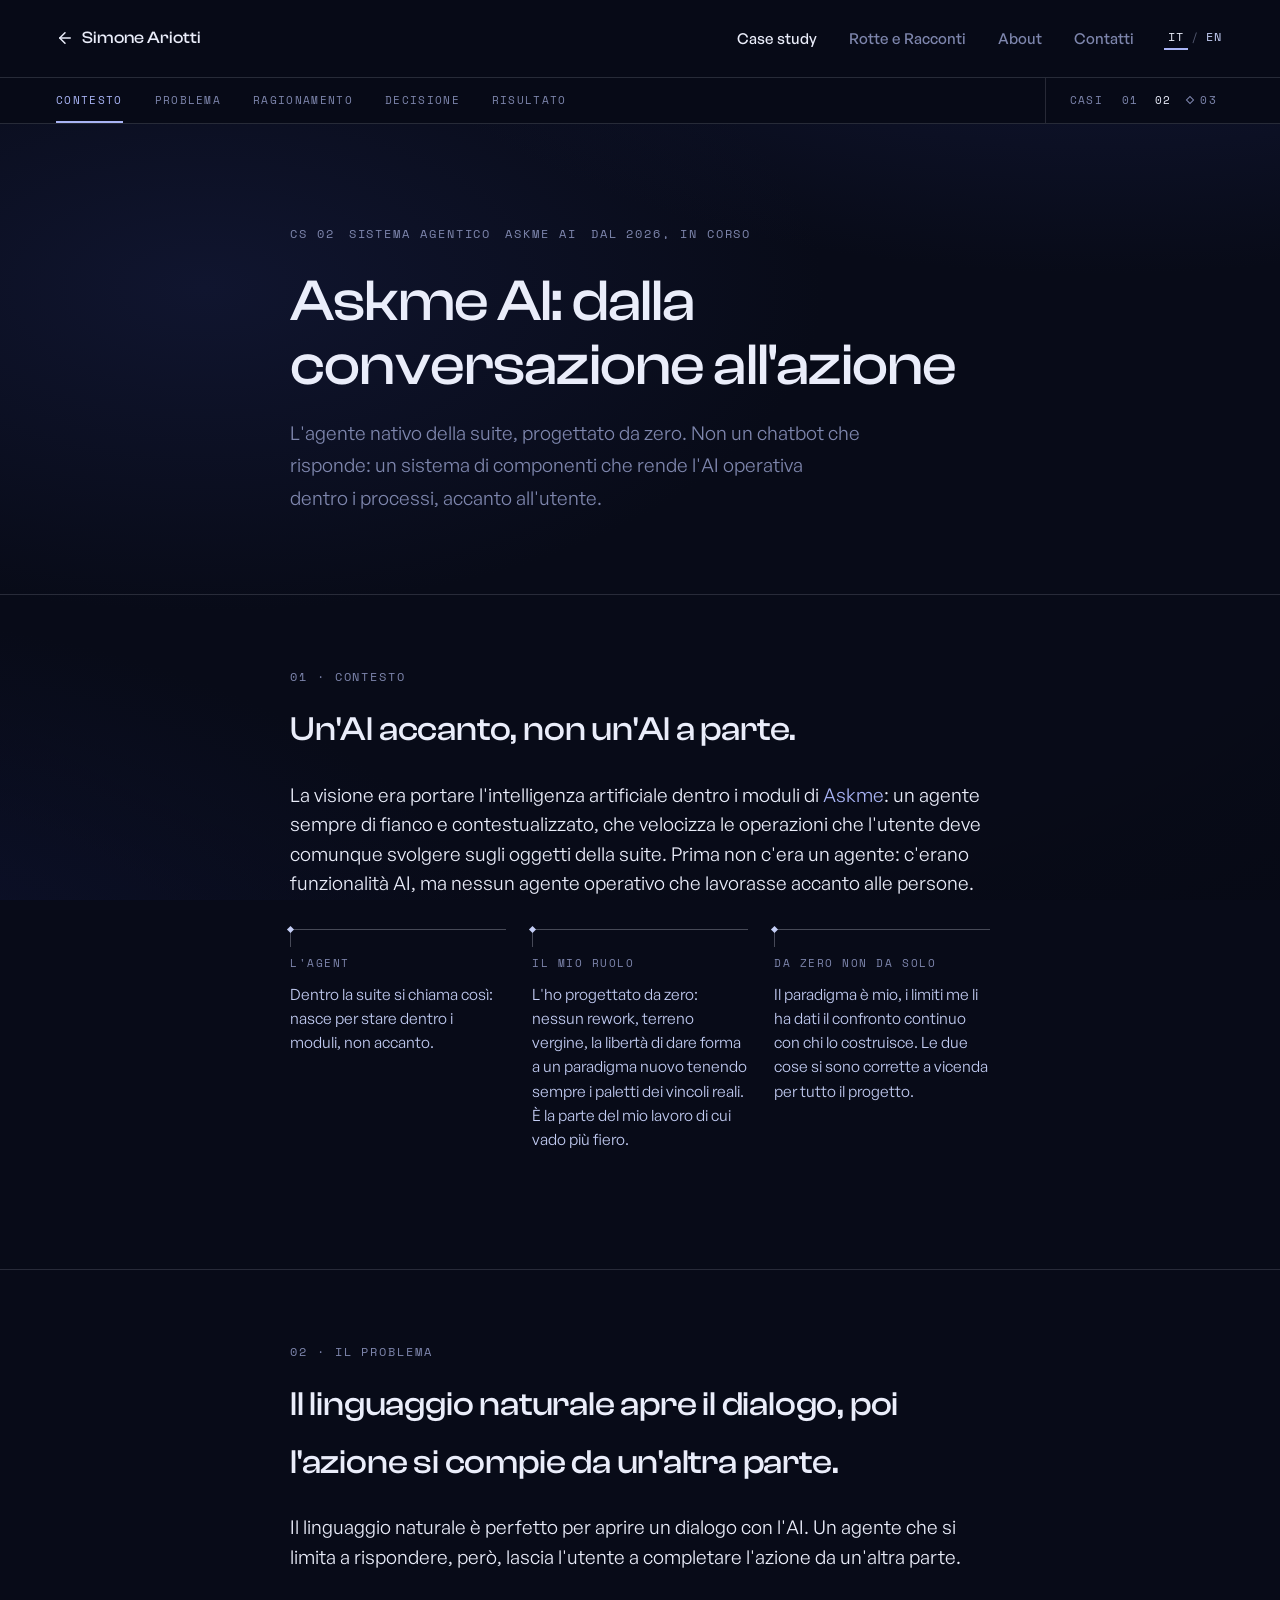
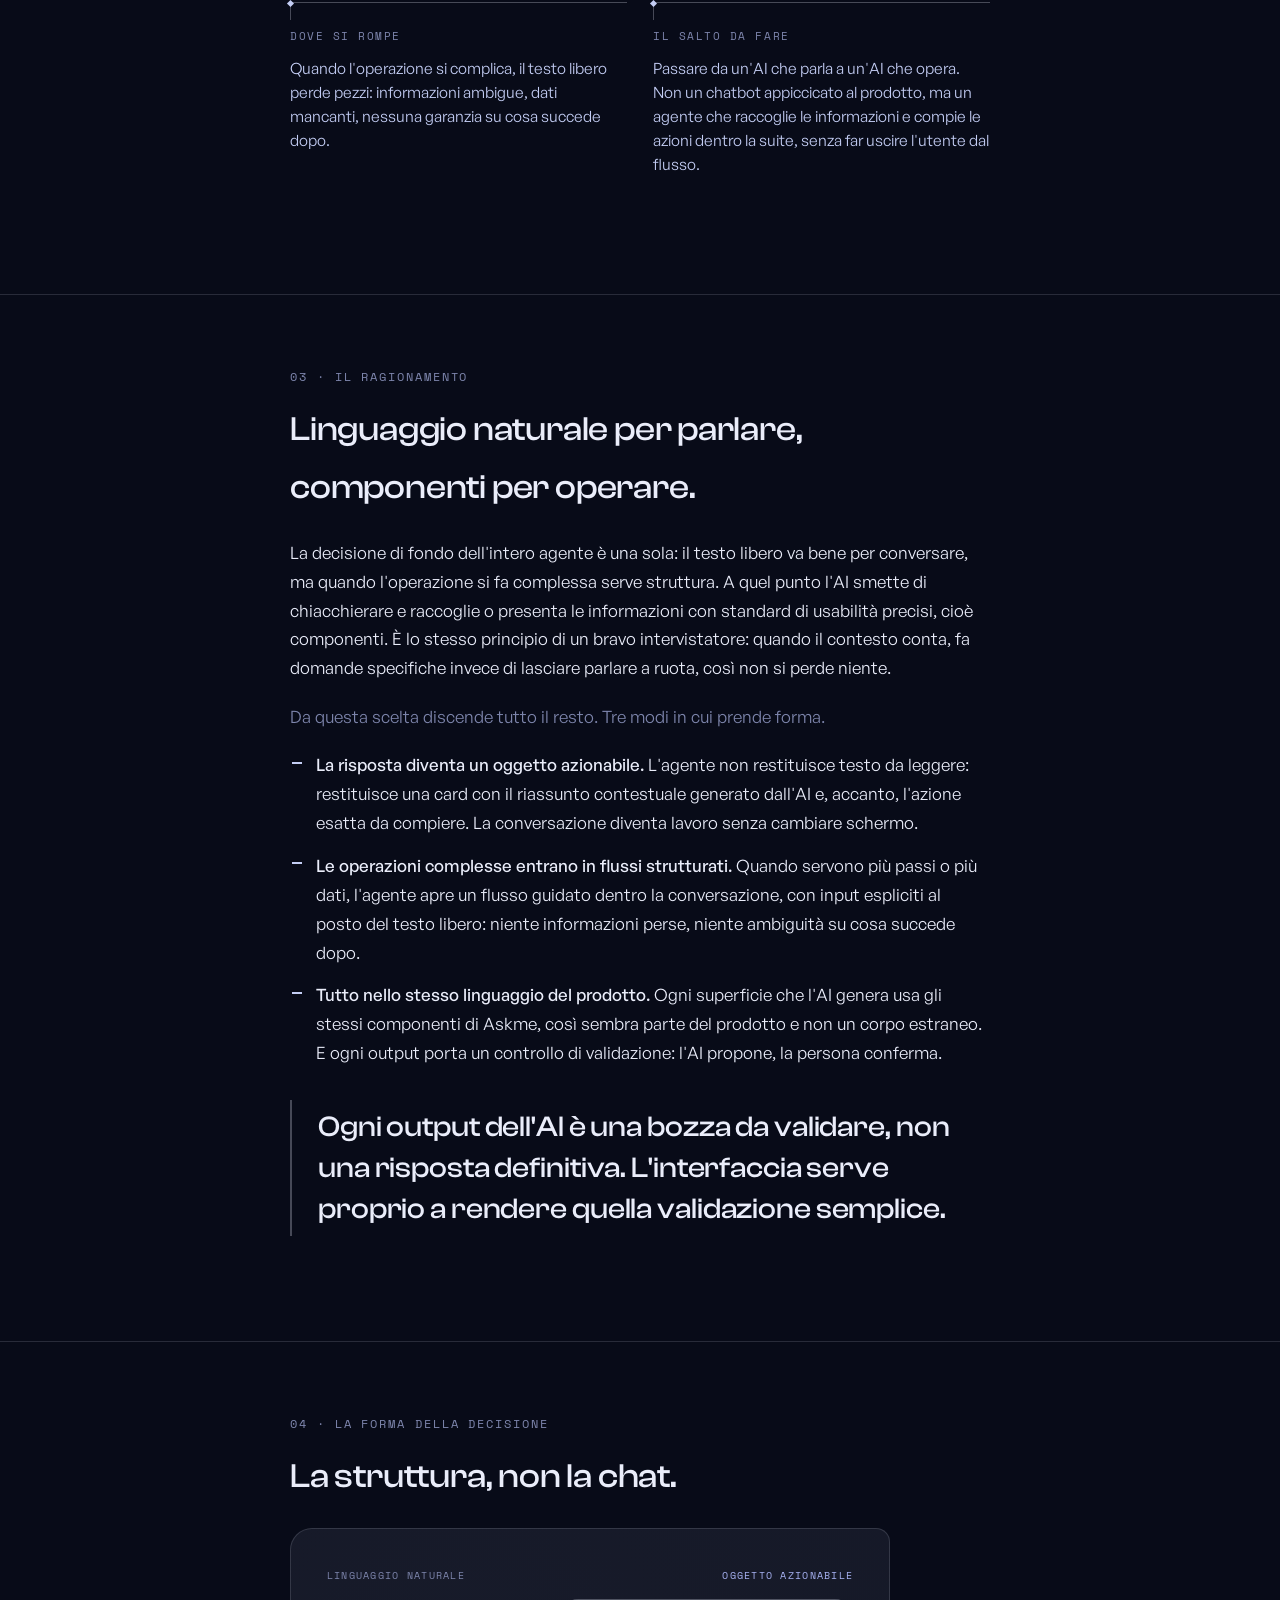
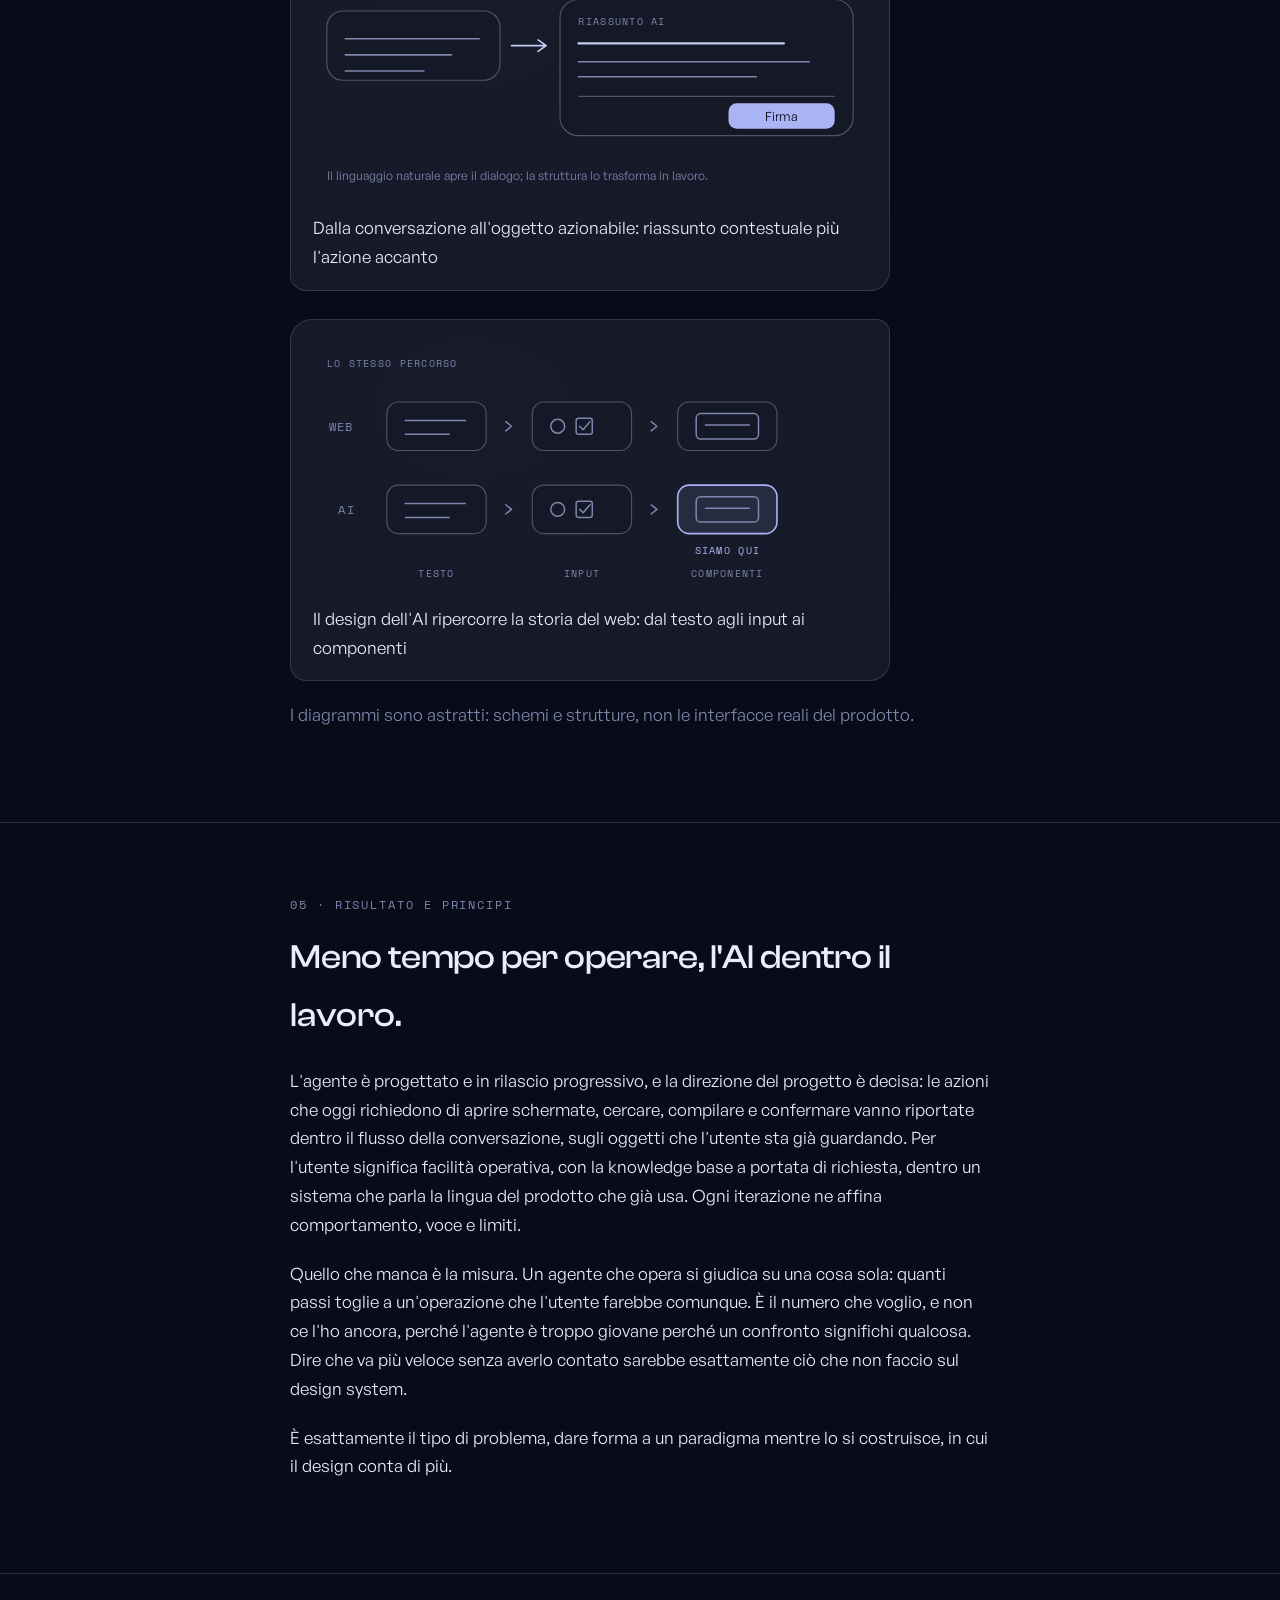
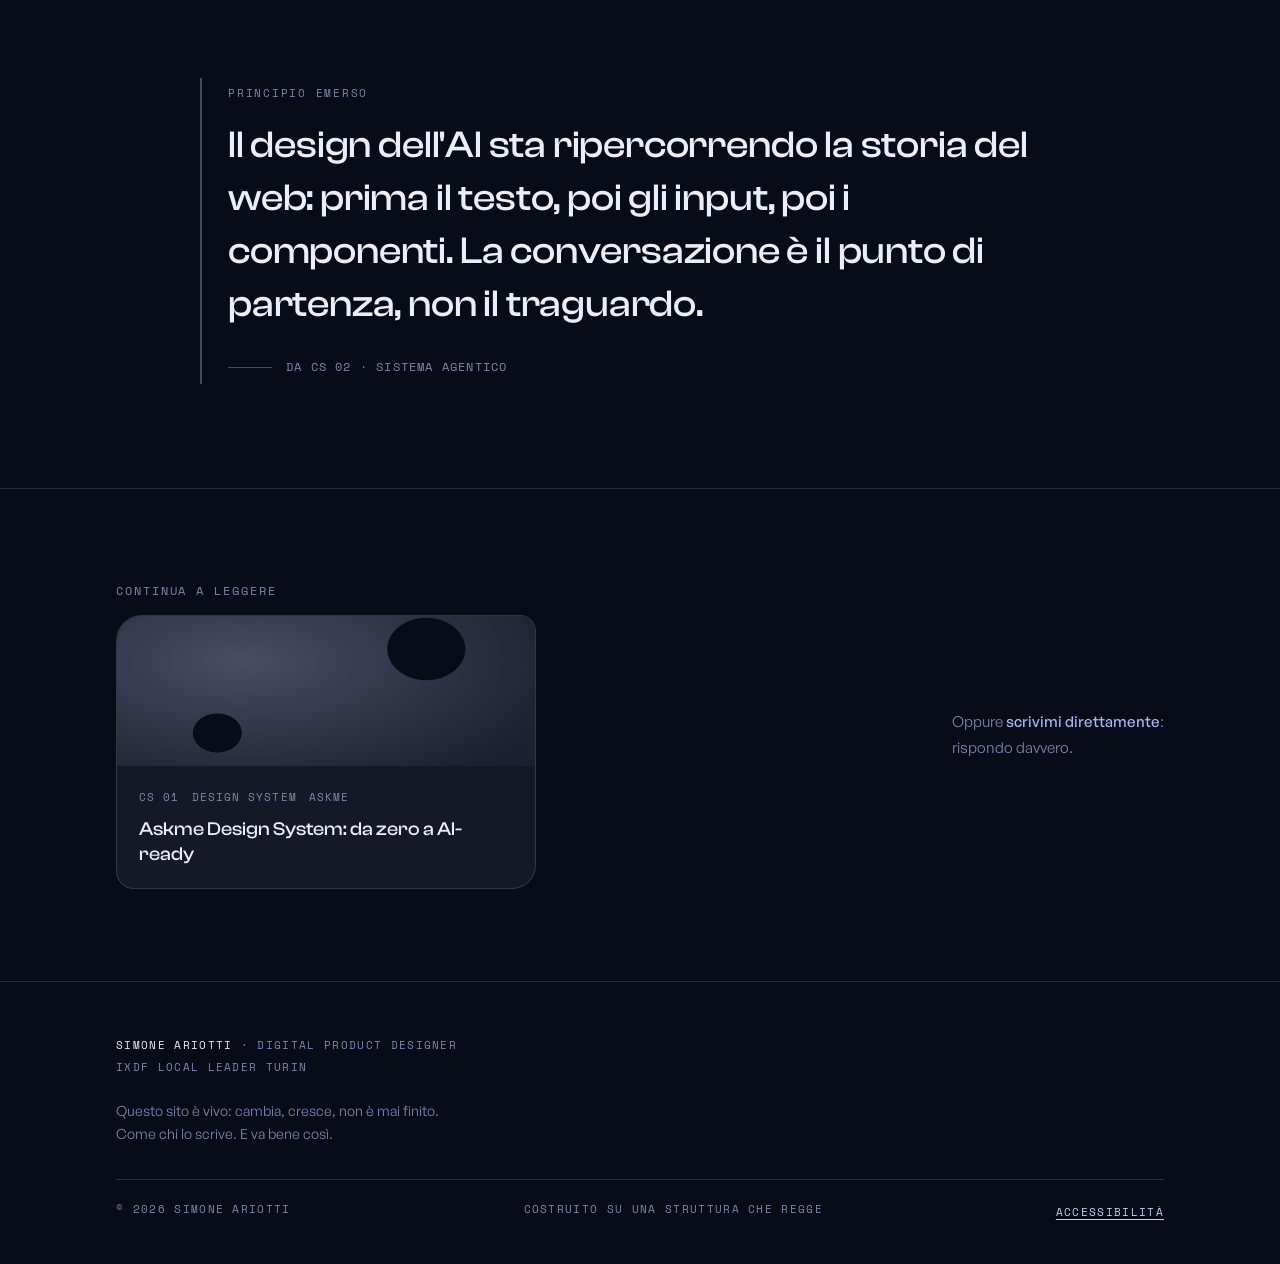
<file: case-study-02.html>
<!DOCTYPE html>
<html lang="it">
<head>
<meta charset="UTF-8">
<meta name="viewport" content="width=device-width, initial-scale=1.0">
<title>Askme AI: dalla conversazione all'azione · Simone Ariotti</title>
<meta name="description" content="Progettare un agent che opera, non solo che risponde: dalla conversazione all'oggetto azionabile dentro una piattaforma enterprise. Caso in evoluzione.">
<link rel="canonical" href="https://simoneariotti.github.io/portfolio/case-study-02.html">
<link rel="alternate" hreflang="it" href="https://simoneariotti.github.io/portfolio/case-study-02.html">
<link rel="alternate" hreflang="en" href="https://simoneariotti.github.io/portfolio/en/case-study-02.html">
<link rel="alternate" hreflang="x-default" href="https://simoneariotti.github.io/portfolio/case-study-02.html">
<meta name="author" content="Simone Ariotti">
<meta name="theme-color" content="#080B18">

<link rel="icon" href="assets/favicon.svg" type="image/svg+xml">
<link rel="icon" href="assets/favicon-32.png" sizes="32x32" type="image/png">
<link rel="apple-touch-icon" href="assets/apple-touch-icon.png">

<meta property="og:type" content="website">
<meta property="og:site_name" content="Simone Ariotti">
<meta property="og:locale" content="it_IT">
<meta property="og:url" content="https://simoneariotti.github.io/portfolio/case-study-02.html">
<meta property="og:title" content="Askme AI: dalla conversazione all'azione · Simone Ariotti">
<meta property="og:description" content="Progettare un agent che opera, non solo che risponde: dalla conversazione all'oggetto azionabile dentro una piattaforma enterprise. Caso in evoluzione.">
<meta property="og:image" content="https://simoneariotti.github.io/portfolio/assets/og-image.jpg">
<meta property="og:image:width" content="1200">
<meta property="og:image:height" content="630">
<meta property="og:image:alt" content="Struttura reticolare viola-ghiaccio su fondo indaco, con la scritta: Progetto sistemi che reggono la crescita.">

<meta name="twitter:card" content="summary_large_image">
<meta name="twitter:title" content="Askme AI: dalla conversazione all'azione · Simone Ariotti">
<meta name="twitter:description" content="Progettare un agent che opera, non solo che risponde: dalla conversazione all'oggetto azionabile dentro una piattaforma enterprise. Caso in evoluzione.">
<meta name="twitter:image" content="https://simoneariotti.github.io/portfolio/assets/og-image.jpg">
<link rel="stylesheet" href="assets/stile.css">
<link rel="stylesheet" href="assets/caso.css">
</head>
<body>

<!-- Sprite iconografica: SOLO Lucide, stroke 2, currentColor -->
<!-- ═══ ICONOGRAFIA · blocco identico su ogni pagina, vedi storybook ═══
     Griglia 24, tratto 2, estremi e giunti tondi, nessun riempimento, colore
     ereditato da currentColor. Quattro segni e basta: freccia (vai), giu'
     (scendi nella pagina), esterno (esci dal sito), indietro (torna alla home).
     Uno stato non e' un'icona: lo dice il nodo di .gate. -->
<svg width="0" height="0" style="position:absolute" aria-hidden="true">
  <symbol id="i-freccia" viewBox="0 0 24 24"><path d="M5 12h14"/><path d="m12 5 7 7-7 7"/></symbol>
  <symbol id="i-giu" viewBox="0 0 24 24"><path d="M12 5v14"/><path d="m19 12-7 7-7-7"/></symbol>
  <symbol id="i-esterno" viewBox="0 0 24 24"><path d="M7 7h10v10"/><path d="M7 17 17 7"/></symbol>
  <symbol id="i-indietro" viewBox="0 0 24 24"><path d="M19 12H5"/><path d="m12 19-7-7 7-7"/></symbol>
</svg>

<a class="salta" href="#contenuto">Salta al contenuto</a>

<nav class="principale" aria-label="Principale">
  <a class="logo" href="index.html"><svg class="icona" style="width:18px;height:18px" aria-hidden="true"><use href="#i-indietro"/></svg>Simone Ariotti</a>
  <ul>
    <li><a href="index.html#lavori" aria-current="page">Case study</a></li>
    <li><a href="index.html#rr">Rotte e Racconti</a></li>
    <li><a href="about.html">About</a></li>
    <li><a href="index.html#contatti">Contatti</a></li>
    <li class="lingua"><span class="attiva" aria-current="true">IT</span><span class="sep" aria-hidden="true">/</span><a href="en/case-study-02.html" hreflang="en" lang="en" title="Read in English">EN</a></li>
  </ul>
</nav>

<nav class="indice" aria-label="Indice della pagina">
  <ul>
    <li><a href="#s01">Contesto</a></li>
    <li><a href="#s02">Problema</a></li>
    <li><a href="#s03">Ragionamento</a></li>
    <li><a href="#s04">Decisione</a></li>
    <li><a href="#s05">Risultato</a></li>
  </ul>
  <div class="casi">
    <span class="eti" aria-hidden="true">Casi</span>
    <a href="case-study-01.html" title="01 Design system">01<span class="fuori-vista">Design system</span></a>
    <span class="voce" aria-current="page" title="02 Sistema agentico">02<span class="fuori-vista">Sistema agentico</span><span class="fuori-vista">: sei qui</span></span>
    <span class="voce gate" data-stato="atteso" title="03 Conversation design: in scrittura">03<span class="fuori-vista">Conversation design</span><span class="fuori-vista">: in scrittura</span></span>
  </div>
</nav>

<main id="contenuto">
<!-- ═══ HERO DI PAGINA ═══ -->
<header class="cs-hero">
  <div class="wrap-prosa">
    <p class="meta"><span>CS 02</span><span>Sistema agentico</span><span>Askme AI</span><span>Dal 2026, in corso</span></p>
    <h1>Askme AI: dalla conversazione all'azione</h1>
    <p class="piano">L'agente nativo della suite, progettato da zero. Non un chatbot che risponde: un sistema di componenti che rende l'AI operativa dentro i processi, accanto all'utente.</p>
  </div>
</header>

<!-- ═══ 01 CONTESTO ═══ -->
<section class="blocco" id="s01">
  <div class="wrap-prosa">
    <p class="eyebrow">01 · Contesto</p>
    <h2>Un'AI accanto, non un'AI a parte.</h2>
    <p class="attacco">La visione era portare l'intelligenza artificiale dentro i moduli di <a href="https://askme.it" target="_blank" rel="noopener">Askme</a>: un agente sempre di fianco e contestualizzato, che velocizza le operazioni che l'utente deve comunque svolgere sugli oggetti della suite. Prima non c'era un agente: c'erano funzionalità AI, ma nessun agente operativo che lavorasse accanto alle persone.</p>
    <ul class="carte">
      <li><span class="c-eti">L'Agent</span><span class="c-testo">Dentro la suite si chiama così: nasce per stare dentro i moduli, non accanto.</span></li>
      <li><span class="c-eti">Il mio ruolo</span><span class="c-testo">L'ho progettato da zero: nessun rework, terreno vergine, la libertà di dare forma a un paradigma nuovo tenendo sempre i paletti dei vincoli reali. È la parte del mio lavoro di cui vado più fiero.</span></li>
      <li><span class="c-eti">Da zero non da solo</span><span class="c-testo">Il paradigma è mio, i limiti me li ha dati il confronto continuo con chi lo costruisce. Le due cose si sono corrette a vicenda per tutto il progetto.</span></li>
    </ul>
  </div>
</section>

<!-- ═══ 02 IL PROBLEMA ═══ -->
<section class="blocco" id="s02">
  <div class="wrap-prosa">
    <p class="eyebrow">02 · Il problema</p>
    <h2>Il linguaggio naturale apre il dialogo, poi l'azione si compie da un'altra parte.</h2>
    <p class="attacco">Il linguaggio naturale è perfetto per aprire un dialogo con l'AI. Un agente che si limita a rispondere, però, lascia l'utente a completare l'azione da un'altra parte.</p>
    <ul class="carte">
      <li><span class="c-eti">Dove si rompe</span><span class="c-testo">Quando l'operazione si complica, il testo libero perde pezzi: informazioni ambigue, dati mancanti, nessuna garanzia su cosa succede dopo.</span></li>
      <li><span class="c-eti">Il salto da fare</span><span class="c-testo">Passare da un'AI che parla a un'AI che opera. Non un chatbot appiccicato al prodotto, ma un agente che raccoglie le informazioni e compie le azioni dentro la suite, senza far uscire l'utente dal flusso.</span></li>
    </ul>
  </div>
</section>

<!-- ═══ 03 IL RAGIONAMENTO ═══ -->
<section class="blocco" id="s03">
  <div class="wrap-prosa">
    <p class="eyebrow">03 · Il ragionamento</p>
    <h2>Linguaggio naturale per parlare, componenti per operare.</h2>

    <p>La decisione di fondo dell'intero agente è una sola: il testo libero va bene per conversare, ma quando l'operazione si fa complessa serve struttura. A quel punto l'AI smette di chiacchierare e raccoglie o presenta le informazioni con standard di usabilità precisi, cioè componenti. È lo stesso principio di un bravo intervistatore: quando il contesto conta, fa domande specifiche invece di lasciare parlare a ruota, così non si perde niente.</p>
    <p class="secondario">Da questa scelta discende tutto il resto. Tre modi in cui prende forma.</p>
    <ul>
      <li><strong>La risposta diventa un oggetto azionabile.</strong> L'agente non restituisce testo da leggere: restituisce una card con il riassunto contestuale generato dall'AI e, accanto, l'azione esatta da compiere. La conversazione diventa lavoro senza cambiare schermo.</li>
      <li><strong>Le operazioni complesse entrano in flussi strutturati.</strong> Quando servono più passi o più dati, l'agente apre un flusso guidato dentro la conversazione, con input espliciti al posto del testo libero: niente informazioni perse, niente ambiguità su cosa succede dopo.</li>
      <li><strong>Tutto nello stesso linguaggio del prodotto.</strong> Ogni superficie che l'AI genera usa gli stessi componenti di Askme, così sembra parte del prodotto e non un corpo estraneo. E ogni output porta un controllo di validazione: l'AI propone, la persona conferma.</li>
    </ul>
    <p class="evidenza">Ogni output dell'AI è una bozza da validare, non una risposta definitiva. L'interfaccia serve proprio a rendere quella validazione semplice.</p>
  </div>
</section>

<!-- ═══ 04 LAVORO SELEZIONATO ═══ -->
<section class="blocco" id="s04">
  <div class="wrap-prosa">
    <p class="eyebrow">04 · La forma della decisione</p>
    <h2>La struttura, non la chat.</h2>
    <div class="figure">
      <figure class="figura">
        <svg viewBox="0 0 480 214" role="img" aria-labelledby="d1t d1d" xmlns="http://www.w3.org/2000/svg">
          <title id="d1t">Dalla conversazione all'oggetto azionabile</title>
          <desc id="d1d">Una richiesta in linguaggio naturale diventa una card strutturata con riassunto contestuale e l'azione da compiere accanto.</desc>
          <style>
            .bub{fill:var(--superficie);stroke:var(--bordo-forte);stroke-width:1}
            .gl{stroke:var(--mezzo);stroke-width:1.4;fill:none;stroke-linecap:round}
            .hd{stroke:var(--ghiaccio);stroke-width:2;stroke-linecap:round}
            .dv{stroke:var(--bordo-forte);stroke-width:1}
            .flow{stroke:var(--ghiaccio);stroke-width:1.4;fill:none;stroke-linecap:round;stroke-linejoin:round}
            .btn{fill:var(--funzione)}
            .btntx{font-family:var(--font-body);font-size:11px;fill:var(--abisso)}
            .tag{font-family:var(--font-mono);font-size:9px;letter-spacing:1.1px;fill:var(--mezzo)}
            .tagk{fill:var(--funzione)}
            .cap{font-family:var(--font-body);font-size:10.5px;fill:var(--mezzo)}
          </style>
          <text x="12" y="24" class="tag">LINGUAGGIO NATURALE</text>
          <text x="468" y="24" text-anchor="end" class="tag tagk">OGGETTO AZIONABILE</text>
          <rect class="bub" x="12" y="52" width="150" height="60" rx="14"/>
          <line class="gl" x1="28" y1="76" x2="144" y2="76"/>
          <line class="gl" x1="28" y1="90" x2="120" y2="90"/>
          <line class="gl" x1="28" y1="104" x2="96" y2="104"/>
          <path class="flow" d="M172,82 h30 m-7,-5 l7,5 l-7,5"/>
          <rect class="bub" x="214" y="42" width="254" height="118" rx="16"/>
          <text x="230" y="64" class="tag">RIASSUNTO AI</text>
          <line class="hd" x1="230" y1="80" x2="408" y2="80"/>
          <line class="gl" x1="230" y1="96" x2="430" y2="96"/>
          <line class="gl" x1="230" y1="109" x2="384" y2="109"/>
          <line class="dv" x1="230" y1="126" x2="452" y2="126"/>
          <rect class="btn" x="360" y="132" width="92" height="22" rx="7"/>
          <text x="406" y="147" text-anchor="middle" class="btntx">Firma</text>
          <text x="12" y="198" class="cap">Il linguaggio naturale apre il dialogo; la struttura lo trasforma in lavoro.</text>
        </svg>
        <figcaption>Dalla conversazione all'oggetto azionabile: riassunto contestuale più l'azione accanto</figcaption>
      </figure>
      <figure class="figura">
        <svg viewBox="0 0 480 214" role="img" aria-labelledby="d2t d2d" xmlns="http://www.w3.org/2000/svg">
          <title id="d2t">Lo stesso percorso del web</title>
          <desc id="d2d">Il design del web è passato dal testo agli input ai componenti. Il design dell'AI sta ripercorrendo la stessa strada, ed è ora arrivato ai componenti.</desc>
          <style>
            .nd{fill:var(--superficie);stroke:var(--bordo-forte);stroke-width:1}
            .ndk{fill:color-mix(in srgb,var(--funzione) 12%,var(--superficie));stroke:var(--funzione);stroke-width:1.4}
            .g{stroke:var(--mezzo);stroke-width:1.3;fill:none;stroke-linecap:round;stroke-linejoin:round}
            .ch{stroke:var(--mezzo);stroke-width:1.3;fill:none;stroke-linecap:round;stroke-linejoin:round}
            .rowlab{font-family:var(--font-mono);font-size:10px;letter-spacing:1px;fill:var(--mezzo)}
            .tag{font-family:var(--font-mono);font-size:9px;letter-spacing:1.1px;fill:var(--mezzo)}
            .tagk{fill:var(--funzione)}
          </style>
          <text x="12" y="22" class="tag">LO STESSO PERCORSO</text>
          <!-- WEB row -->
          <text x="14" y="77" class="rowlab">WEB</text>
          <rect class="nd" x="64" y="52" width="86" height="42" rx="10"/>
          <line class="g" x1="80" y1="68" x2="132" y2="68"/><line class="g" x1="80" y1="80" x2="118" y2="80"/>
          <path class="ch" d="M167,69 l5,4 l-5,4"/>
          <rect class="nd" x="190" y="52" width="86" height="42" rx="10"/>
          <circle class="g" cx="212" cy="73" r="6"/><rect class="g" x="228" y="66" width="14" height="14" rx="2"/><path class="g" d="M231,73 l3,3 l6,-7"/>
          <path class="ch" d="M293,69 l5,4 l-5,4"/>
          <rect class="nd" x="316" y="52" width="86" height="42" rx="10"/>
          <rect class="g" x="332" y="62" width="54" height="22" rx="4"/><line class="g" x1="340" y1="72" x2="378" y2="72"/>
          <!-- AI row -->
          <text x="22" y="149" class="rowlab">AI</text>
          <rect class="nd" x="64" y="124" width="86" height="42" rx="10"/>
          <line class="g" x1="80" y1="140" x2="132" y2="140"/><line class="g" x1="80" y1="152" x2="118" y2="152"/>
          <path class="ch" d="M167,141 l5,4 l-5,4"/>
          <rect class="nd" x="190" y="124" width="86" height="42" rx="10"/>
          <circle class="g" cx="212" cy="145" r="6"/><rect class="g" x="228" y="138" width="14" height="14" rx="2"/><path class="g" d="M231,145 l3,3 l6,-7"/>
          <path class="ch" d="M293,141 l5,4 l-5,4"/>
          <rect class="ndk" x="316" y="124" width="86" height="42" rx="10"/>
          <rect class="g" x="332" y="134" width="54" height="22" rx="4"/><line class="g" x1="340" y1="144" x2="378" y2="144"/>
          <text x="359" y="184" text-anchor="middle" class="tag tagk">SIAMO QUI</text>
          <!-- stage labels -->
          <text x="107" y="204" text-anchor="middle" class="tag">TESTO</text>
          <text x="233" y="204" text-anchor="middle" class="tag">INPUT</text>
          <text x="359" y="204" text-anchor="middle" class="tag">COMPONENTI</text>
        </svg>
        <figcaption>Il design dell'AI ripercorre la storia del web: dal testo agli input ai componenti</figcaption>
      </figure>
    </div>
    <p class="secondario">I diagrammi sono astratti: schemi e strutture, non le interfacce reali del prodotto.</p>
  </div>
</section>

<!-- ═══ 05 RISULTATO E PRINCIPI ═══ -->
<section class="blocco" id="s05">
  <div class="wrap-prosa">
    <p class="eyebrow">05 · Risultato e principi</p>
    <h2>Meno tempo per operare, l'AI dentro il lavoro.</h2>
    <p>L'agente è progettato e in rilascio progressivo, e la direzione del progetto è decisa: le azioni che oggi richiedono di aprire schermate, cercare, compilare e confermare vanno riportate dentro il flusso della conversazione, sugli oggetti che l'utente sta già guardando. Per l'utente significa facilità operativa, con la knowledge base a portata di richiesta, dentro un sistema che parla la lingua del prodotto che già usa. Ogni iterazione ne affina comportamento, voce e limiti.</p>
    <p>Quello che manca è la misura. Un agente che opera si giudica su una cosa sola: quanti passi toglie a un'operazione che l'utente farebbe comunque. È il numero che voglio, e non ce l'ho ancora, perché l'agente è troppo giovane perché un confronto significhi qualcosa. Dire che va più veloce senza averlo contato sarebbe esattamente ciò che non faccio sul design system.</p>
    <p>È esattamente il tipo di problema, dare forma a un paradigma mentre lo si costruisce, in cui il design conta di più.</p>
  </div>
</section>

<!-- ═══ PRINCIPIO IN CHIUSURA ═══ -->
<section class="banda-principio">
  <div class="wrap">
    <div class="principio">
      <p class="p-label">Principio emerso</p>
      <blockquote>Il design dell'AI sta ripercorrendo la storia del web: prima il testo, poi gli input, poi i componenti. La conversazione è il punto di partenza, non il traguardo.</blockquote>
      <p class="p-fonte">Da CS 02 · Sistema agentico</p>
    </div>
  </div>
</section>

<!-- ═══ CODA: prossimo case study ═══ -->
<section class="coda">
  <div class="wrap griglia">
    <div>
      <p class="eyebrow">Continua a leggere</p>
      <a class="cs-card" data-luce href="case-study-01.html" title="Leggi il case study">
        <div class="luce" aria-hidden="true"></div>
        <div class="cs-cover" aria-hidden="true"></div>
        <div class="cs-body">
          <p class="cs-meta"><span>CS 01</span><span>Design System</span><span>Askme</span></p>
          <h3>Askme Design System: da zero a AI-ready</h3>
        </div>
      </a>
    </div>
    <p class="oppure">Oppure <a href="index.html#contatti">scrivimi direttamente</a>:<br>rispondo davvero.</p>
  </div>
</section>

</main>

<footer>
  <div class="wrap">
    <p class="identita"><strong>Simone Ariotti</strong> · Digital Product Designer<br>
    IxDF Local Leader Turin</p>
    <p class="wip">Questo sito è vivo: cambia, cresce, non è mai finito. Come chi lo scrive. E va bene così.</p>
    <div class="chiudi">
      <span>© <span data-anno>2026</span> Simone Ariotti</span>
      <span>Costruito su una struttura che regge</span>
      <a href="accessibilita.html">Accessibilità</a>
    </div>
  </div>
</footer>

<script src="assets/sito.js"></script>
</body>
</html>
</file>
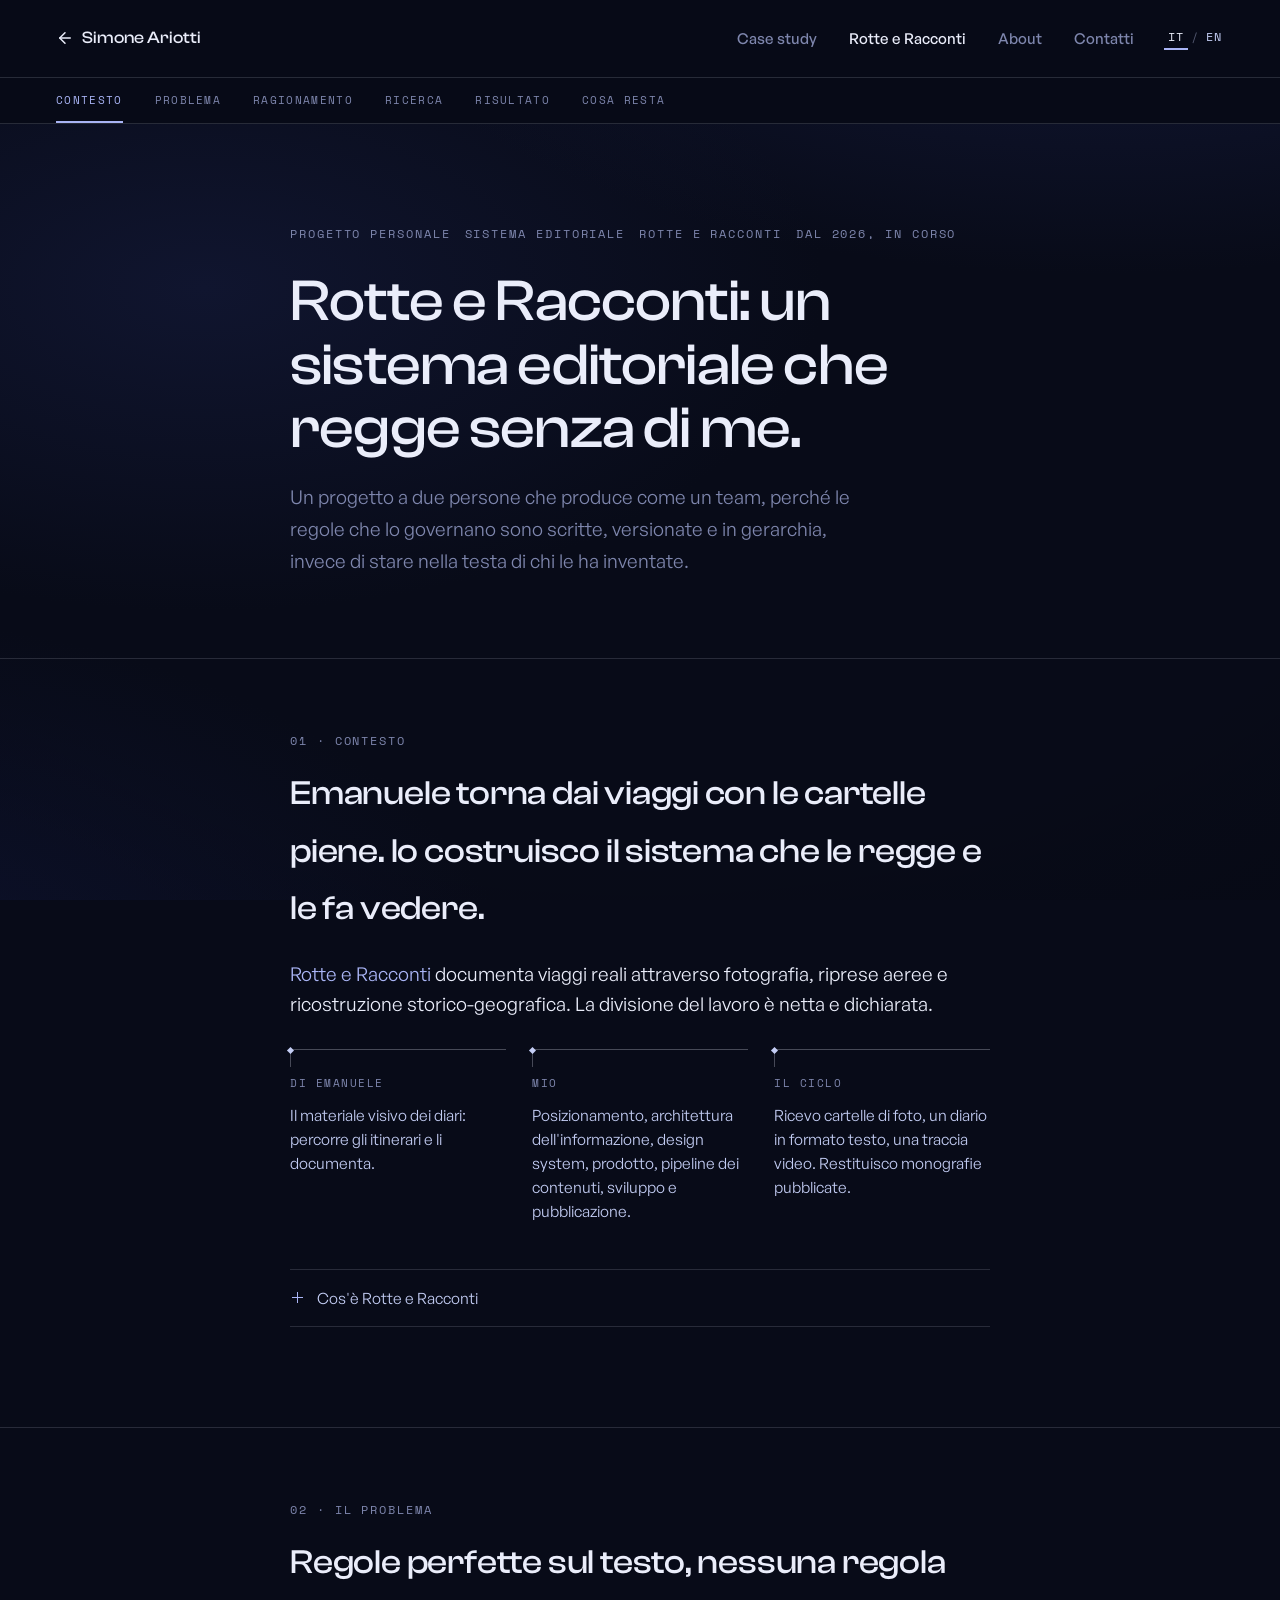
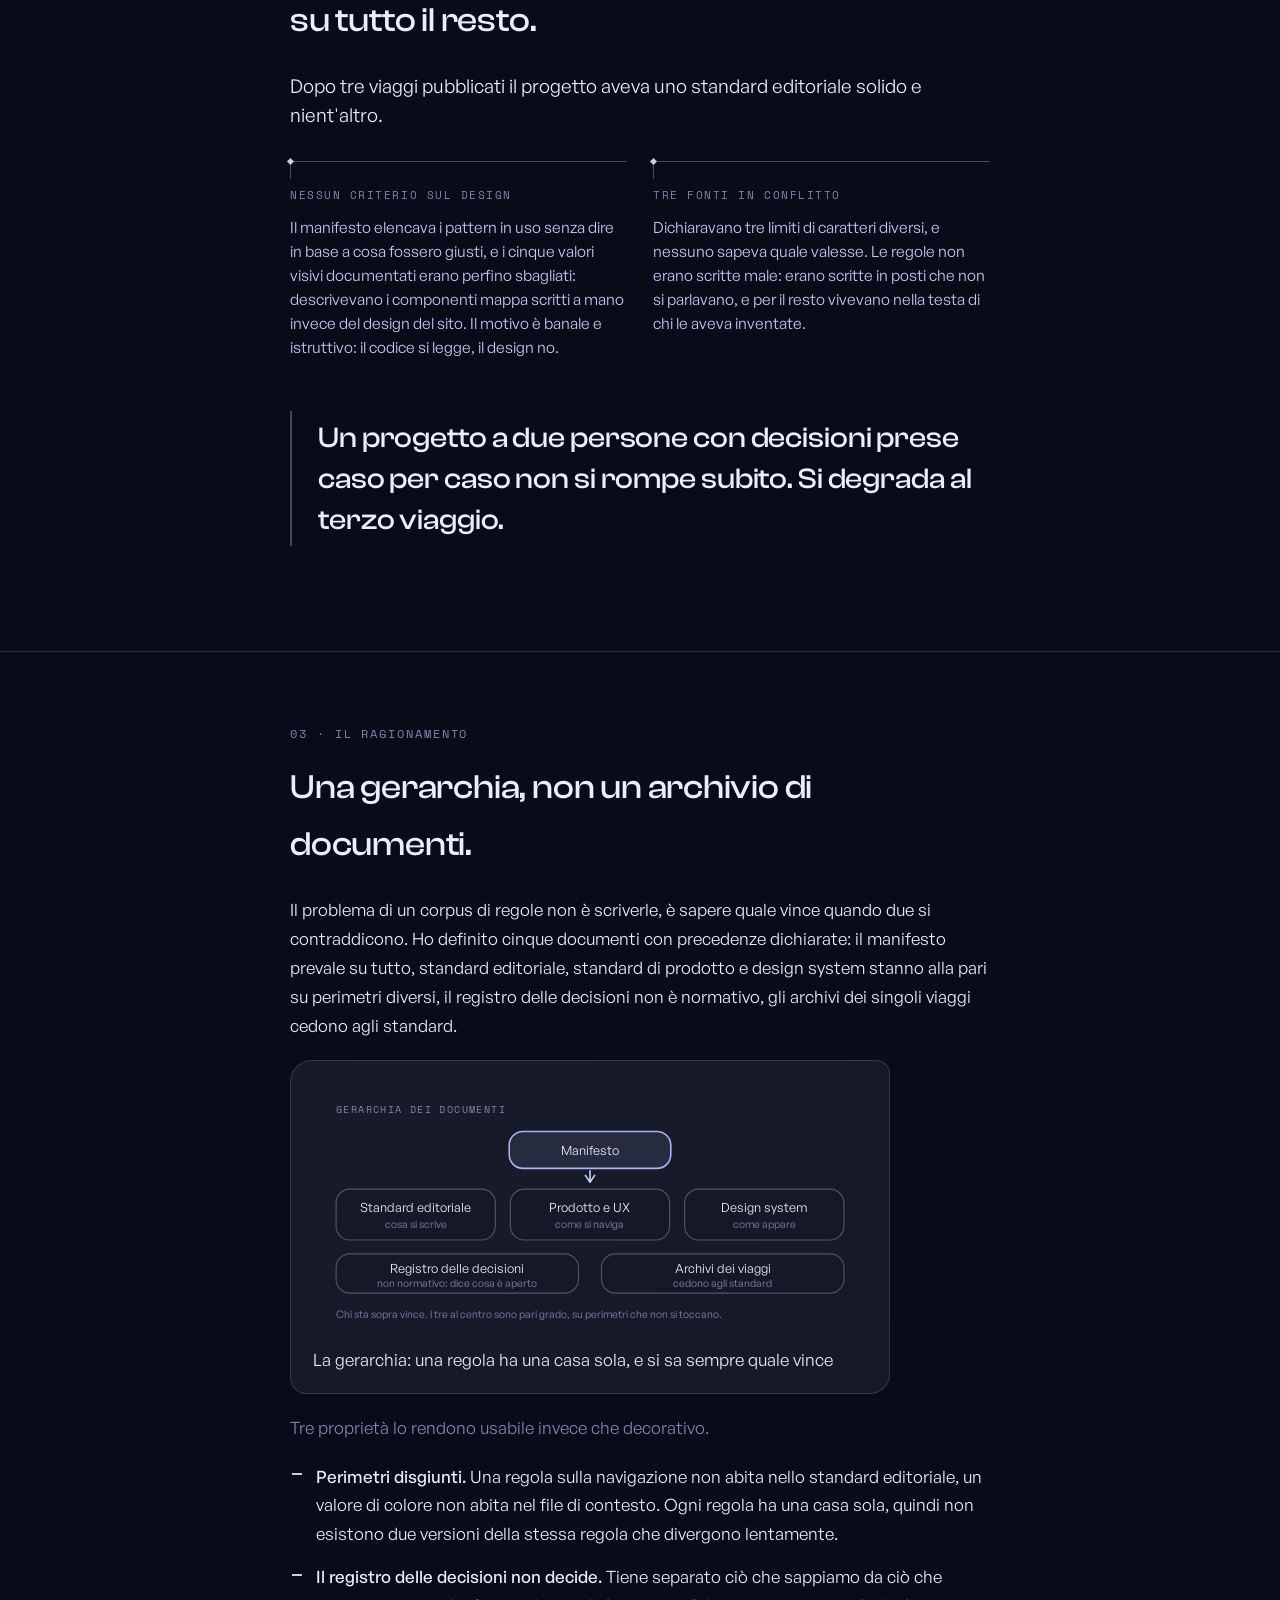
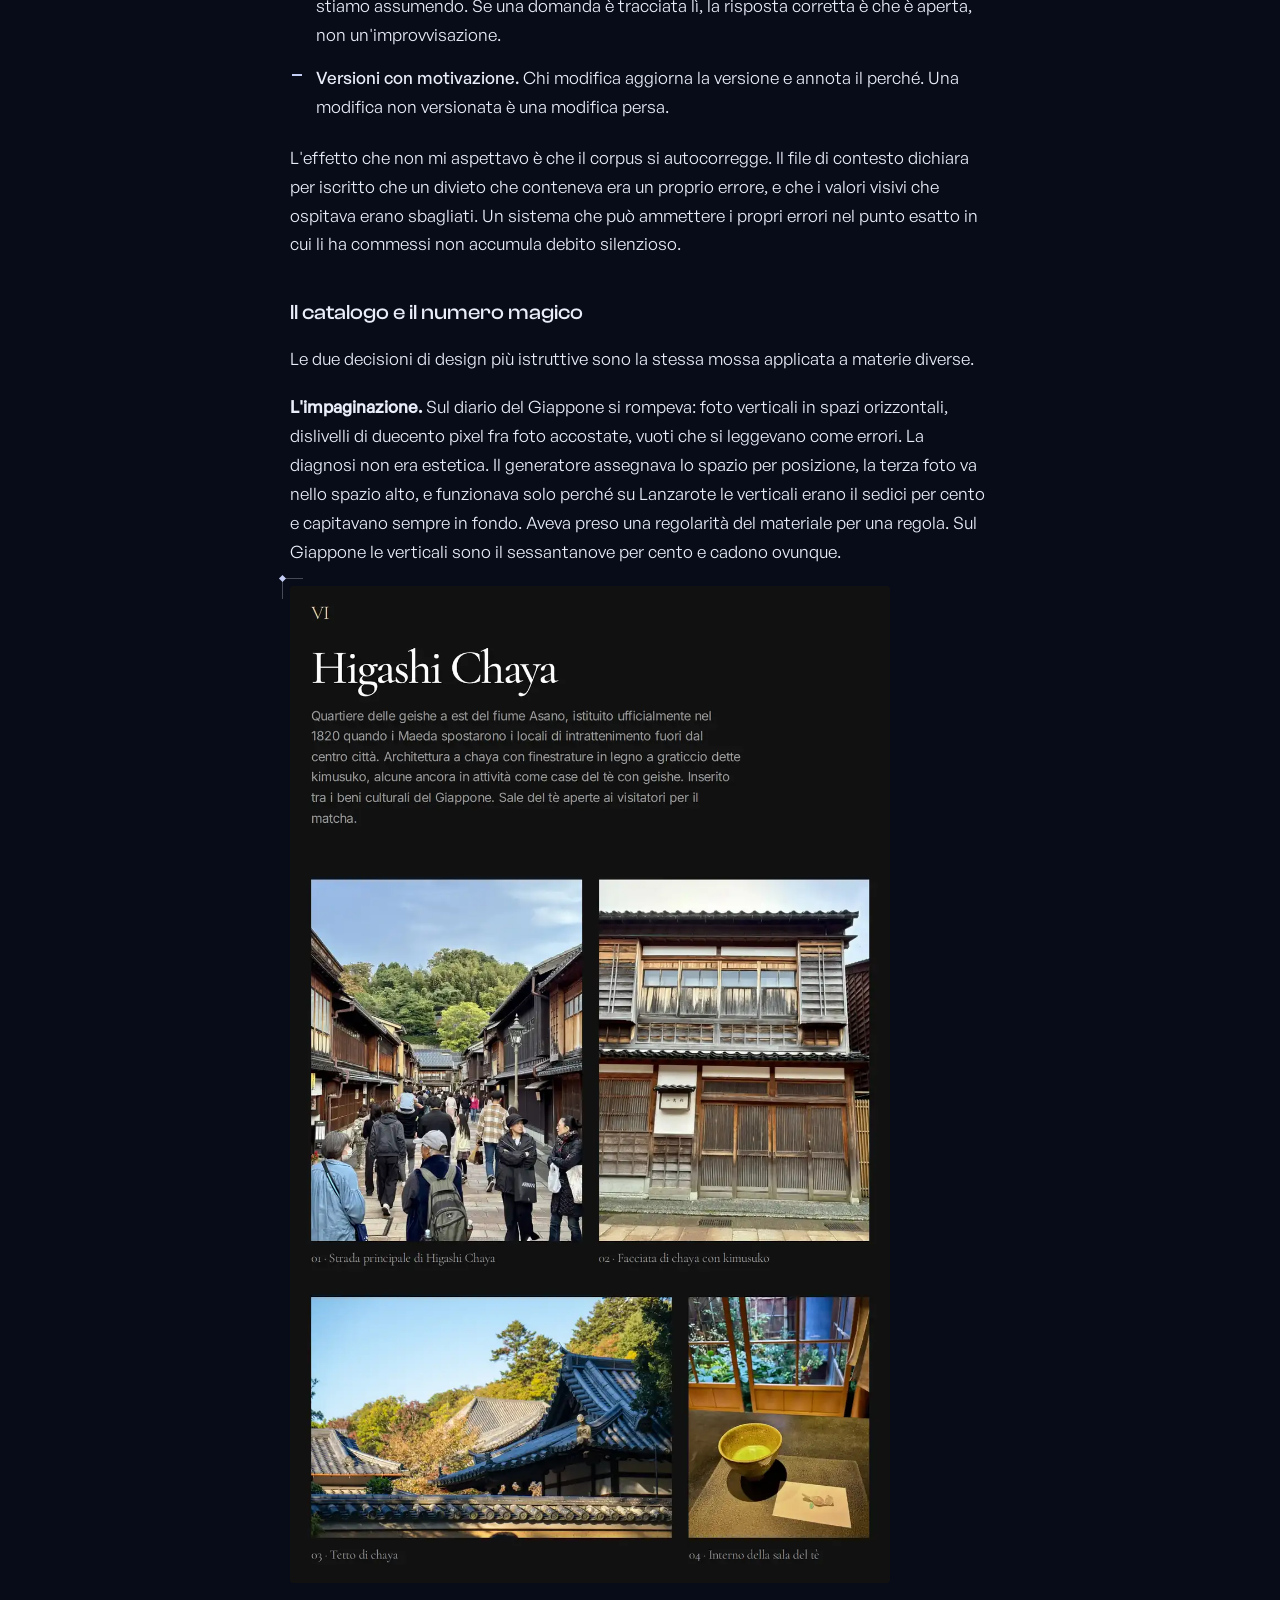
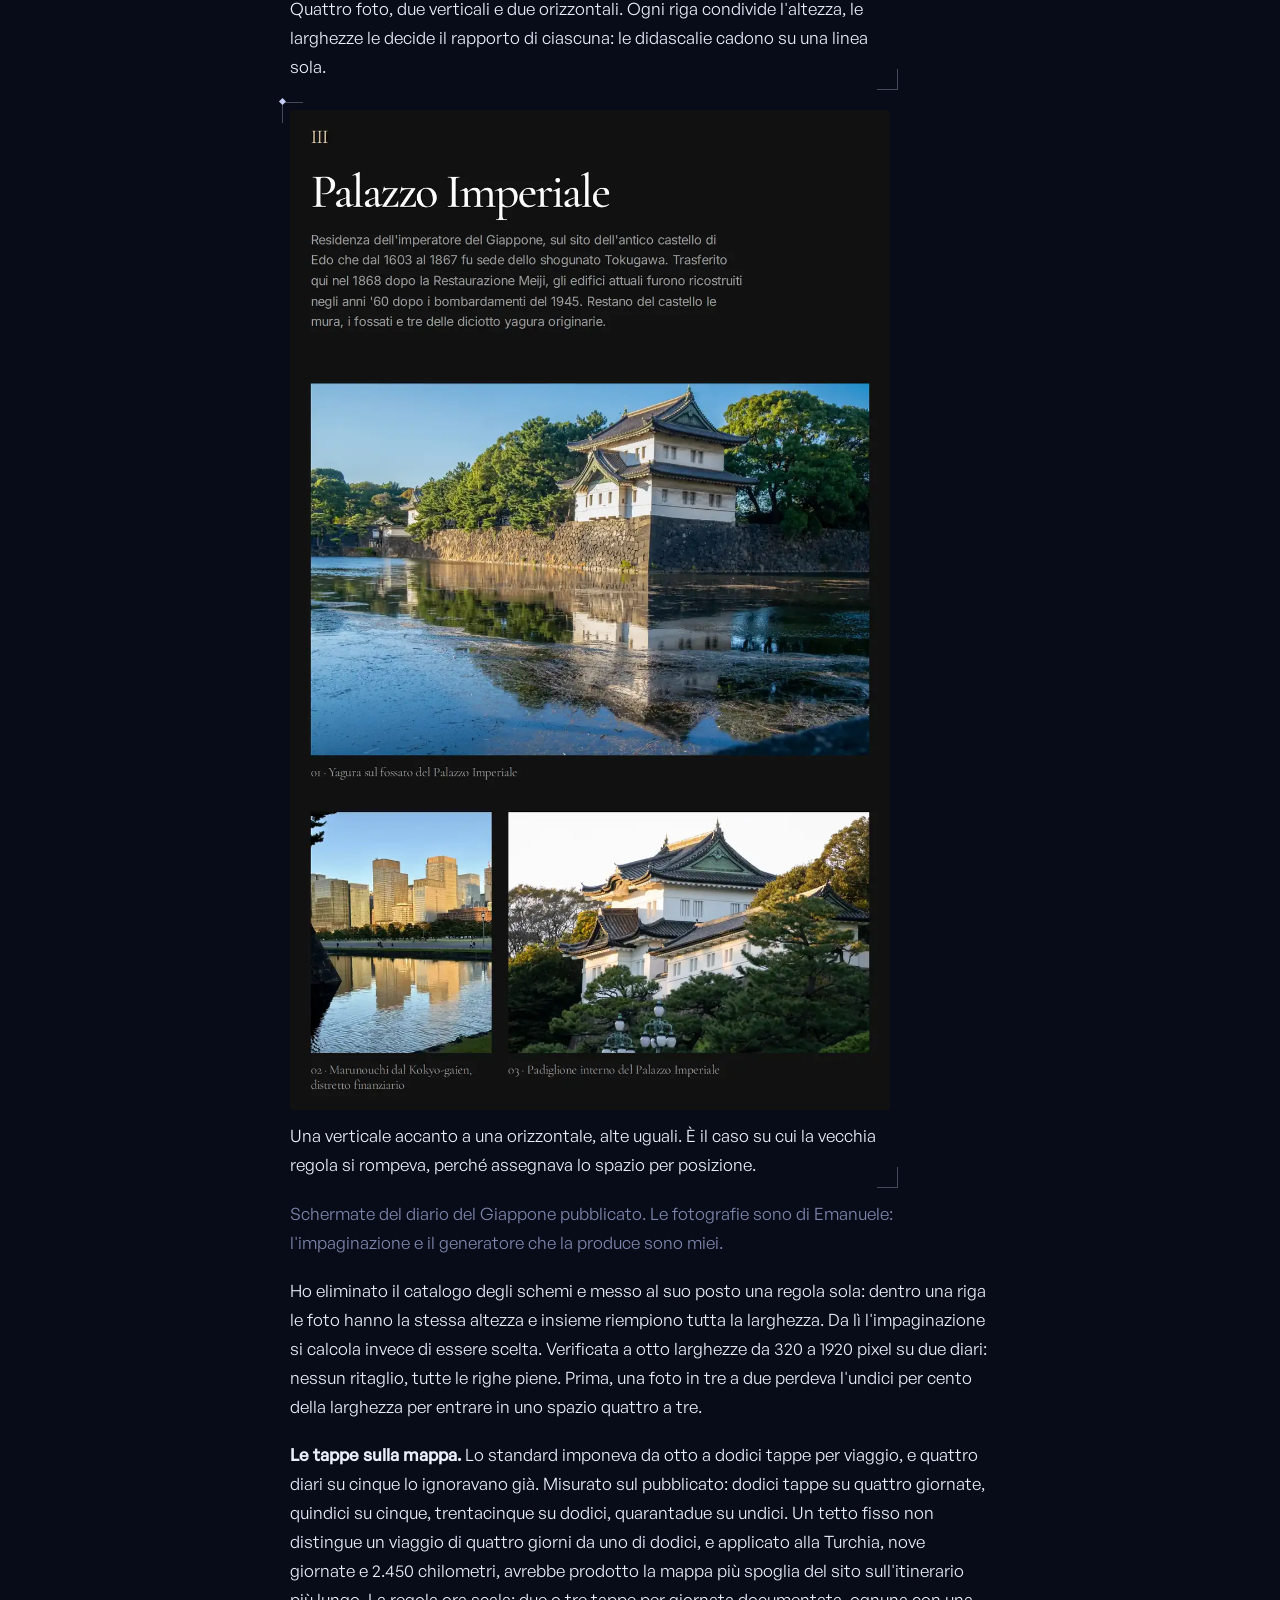
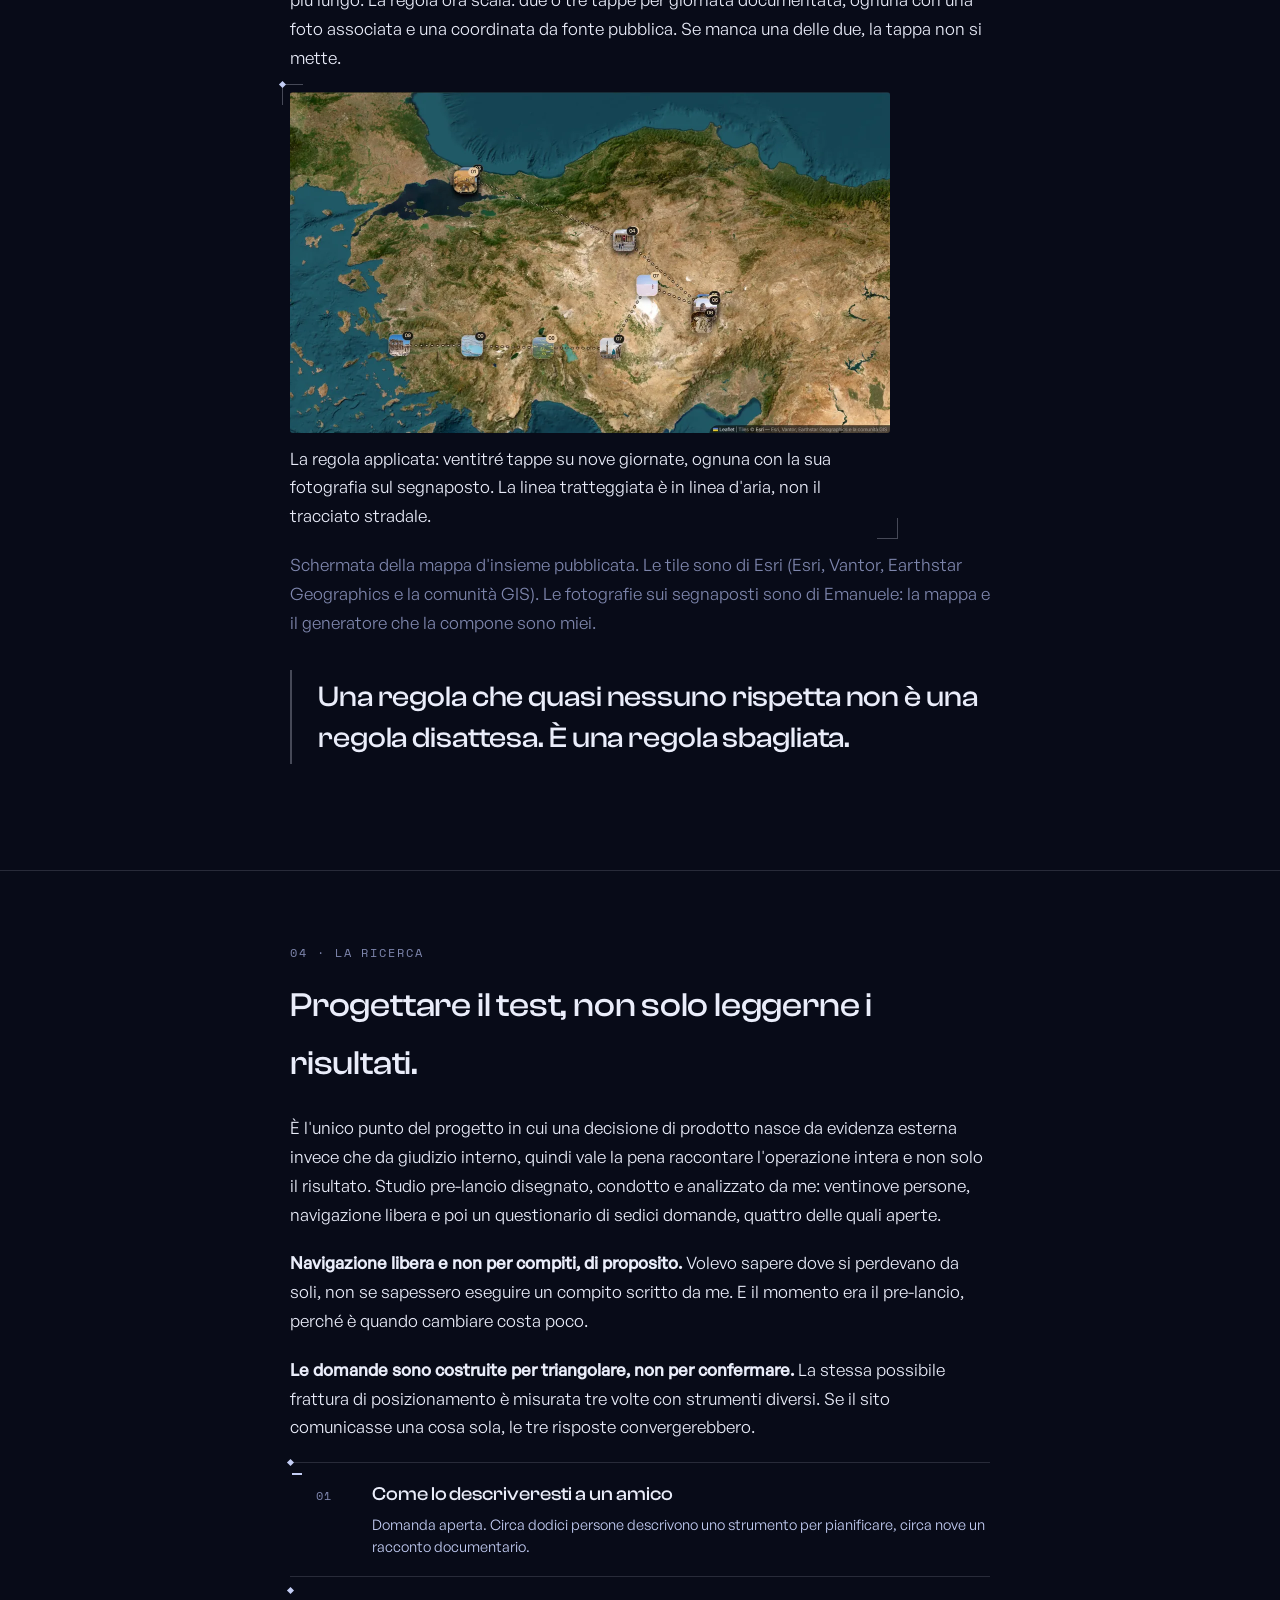
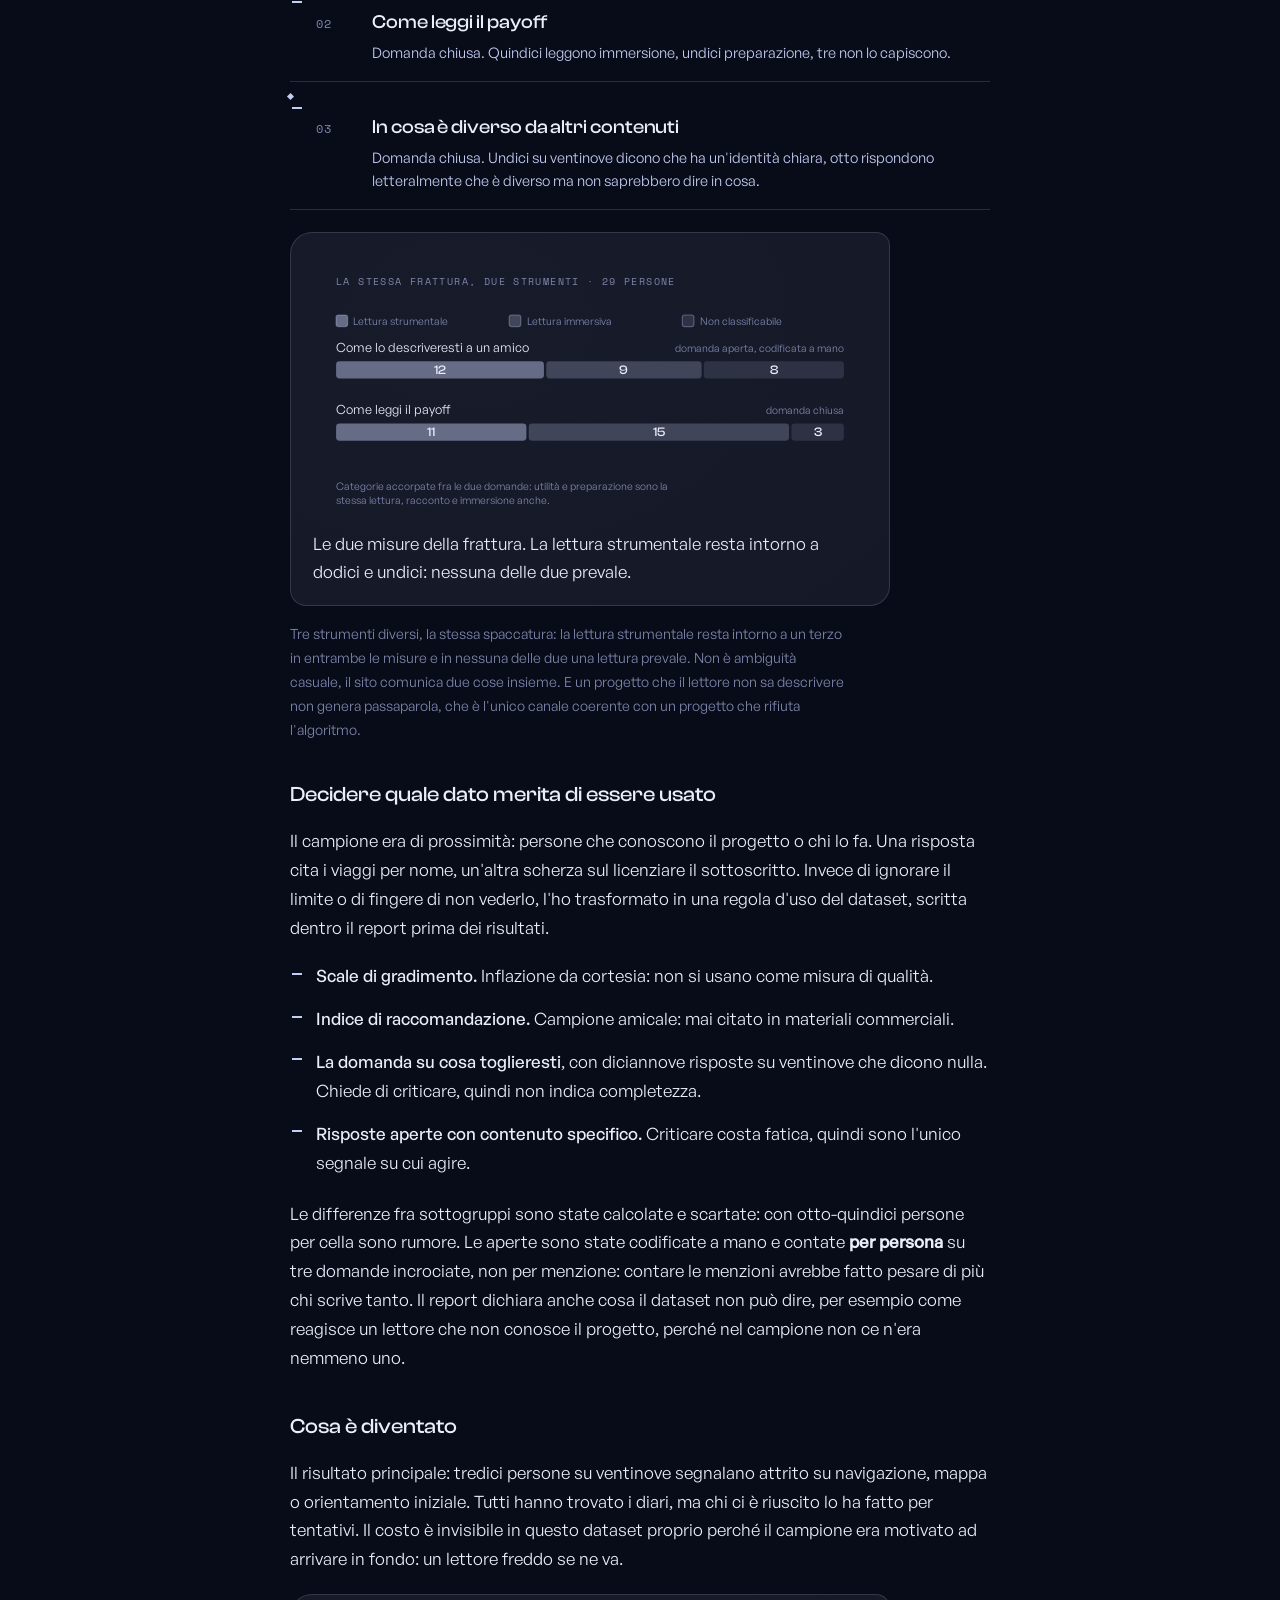
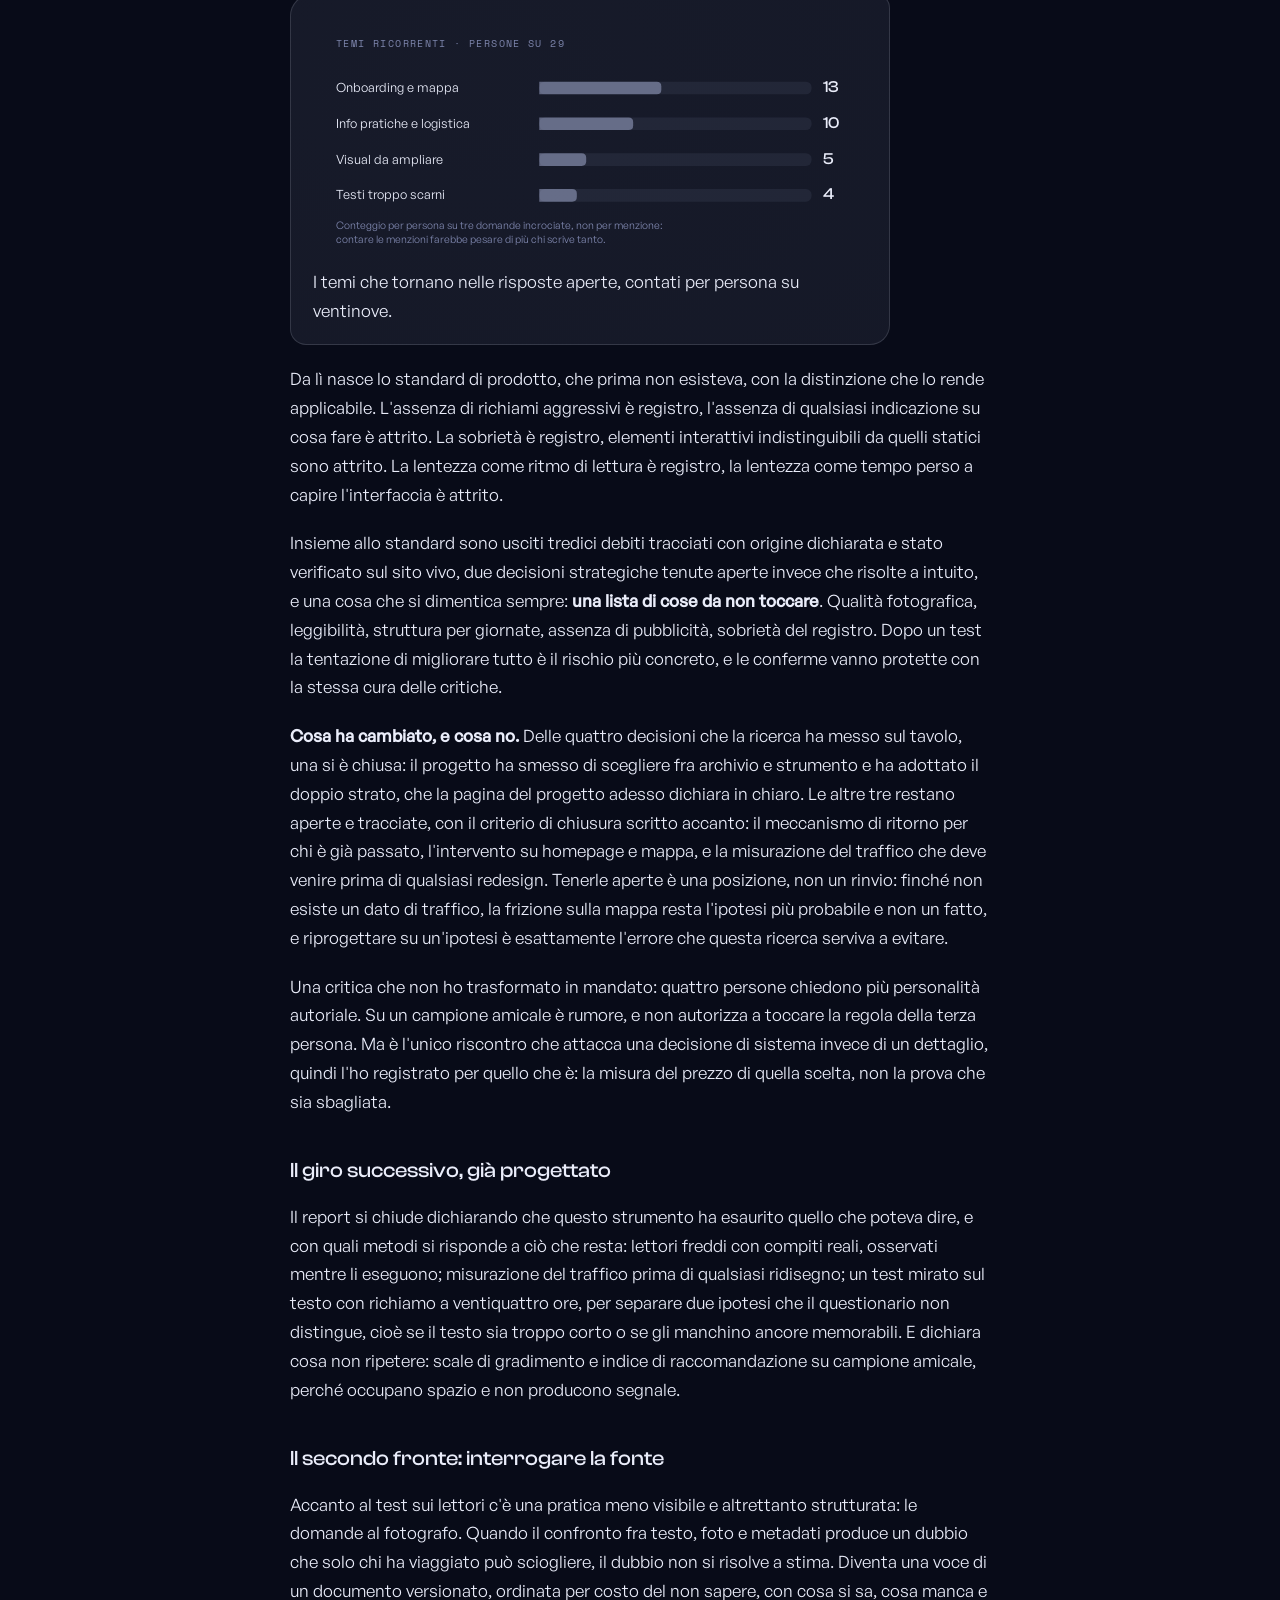
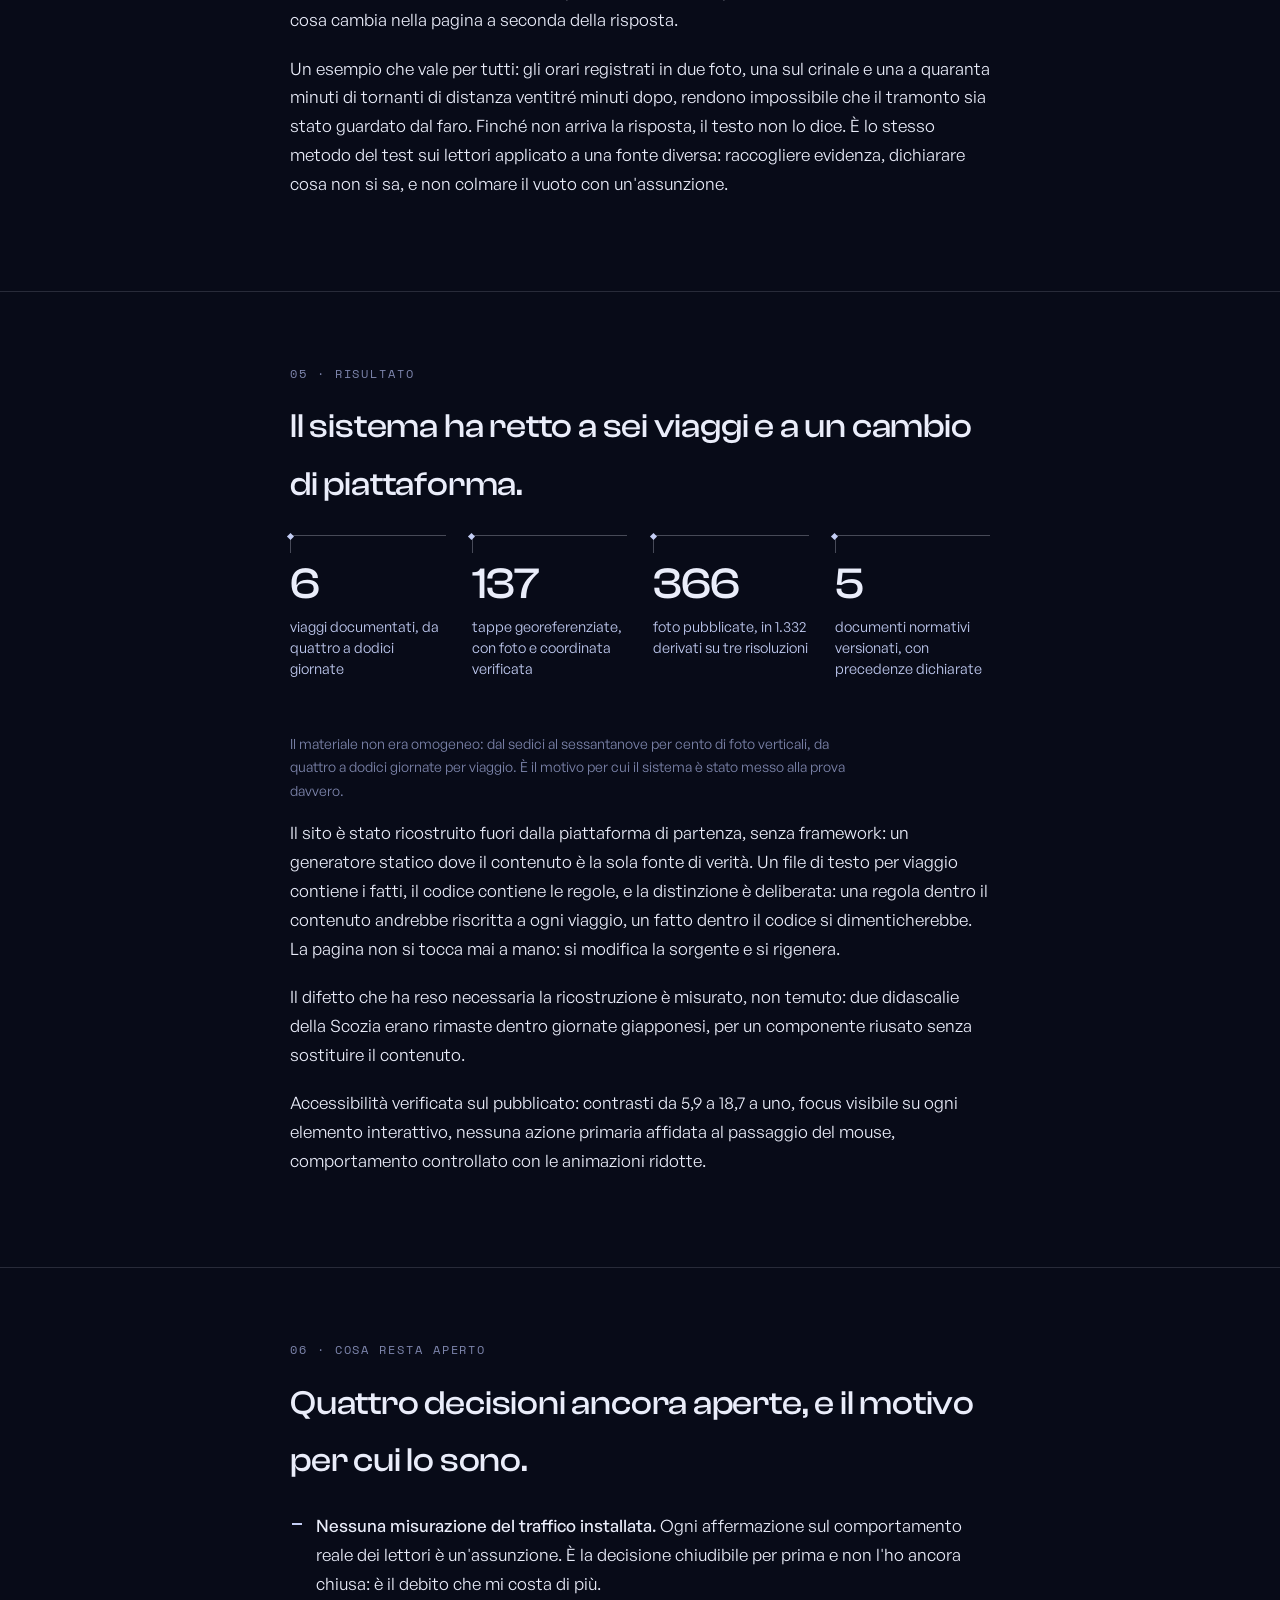
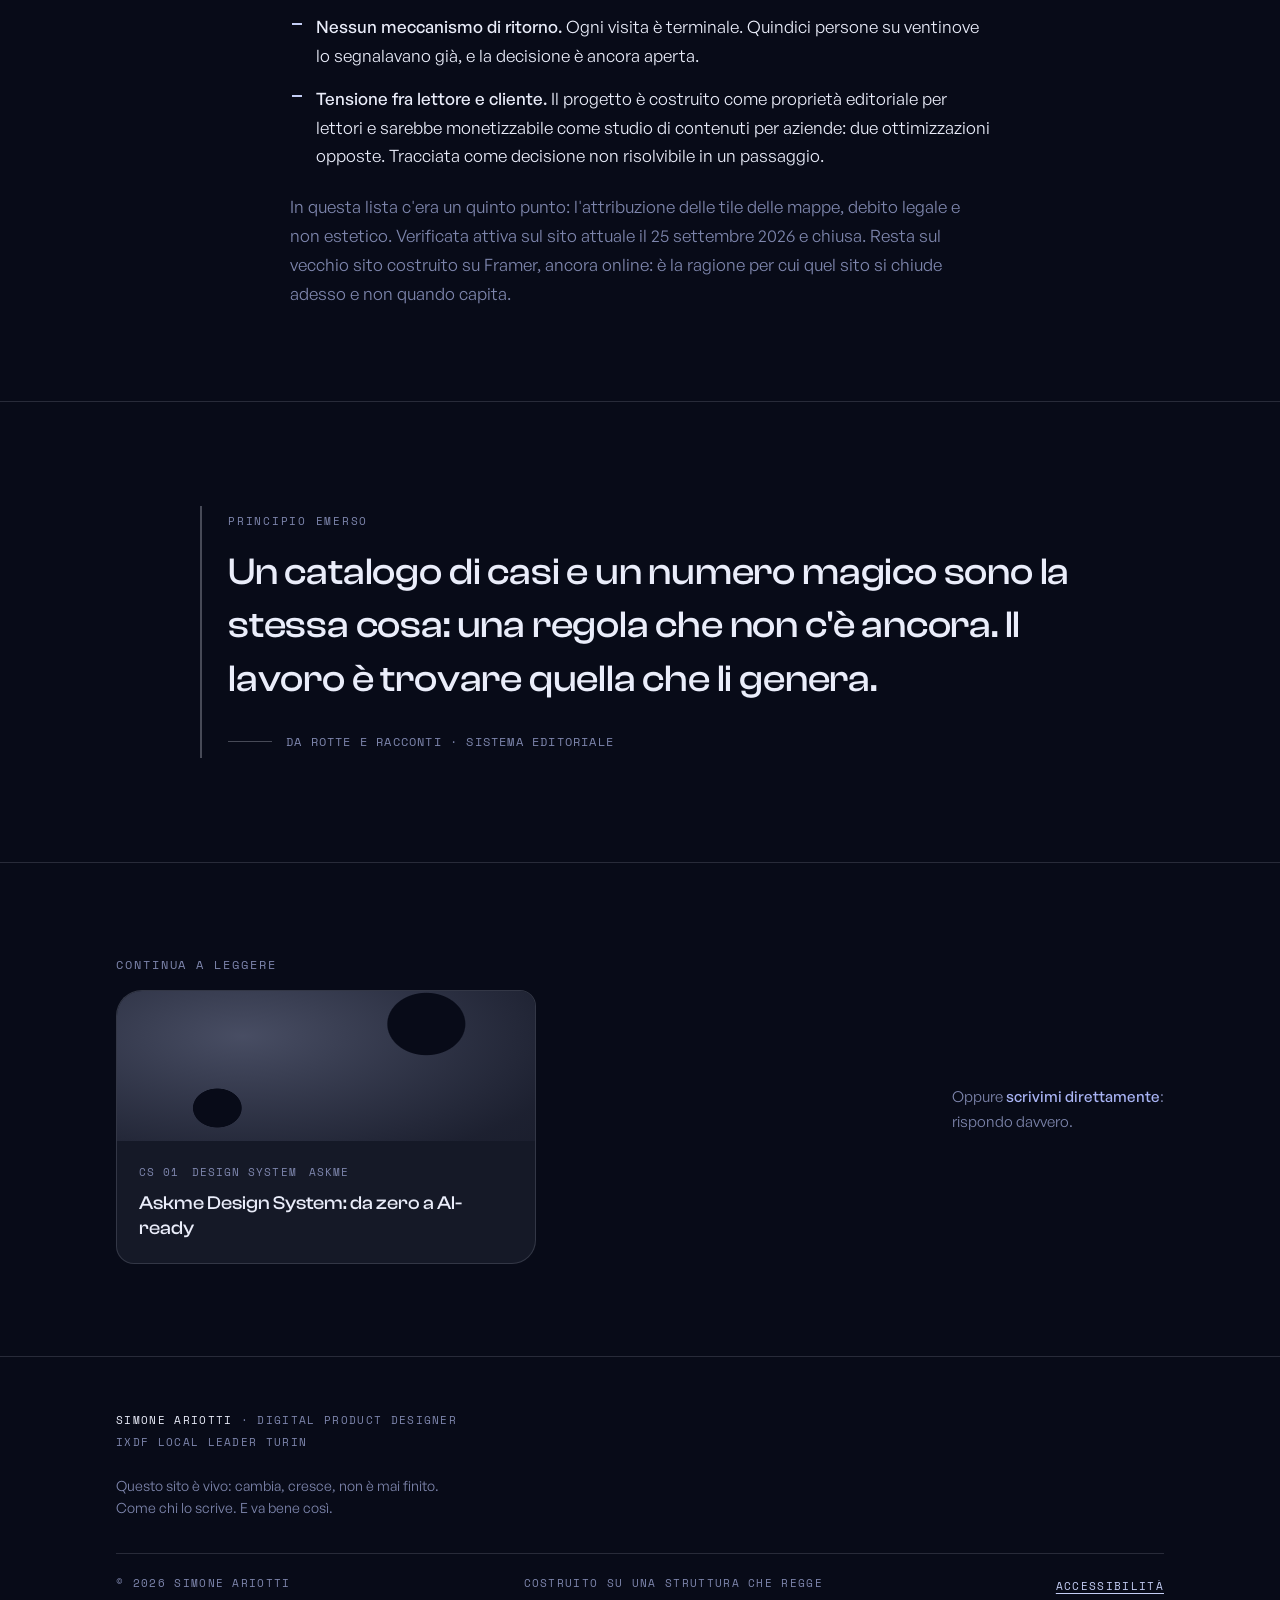
<file: rotte-e-racconti.html>
<!DOCTYPE html>
<html lang="it">
<head>
<meta charset="UTF-8">
<meta name="viewport" content="width=device-width, initial-scale=1.0">
<title>Rotte e Racconti: un sistema editoriale che regge senza di me · Simone Ariotti</title>
<meta name="description" content="Un progetto editoriale a due persone che produce come un team: gerarchia di documenti versionati, regole generative al posto dei cataloghi, ricerca usata con disciplina.">
<link rel="canonical" href="https://simoneariotti.github.io/portfolio/rotte-e-racconti.html">
<link rel="alternate" hreflang="it" href="https://simoneariotti.github.io/portfolio/rotte-e-racconti.html">
<link rel="alternate" hreflang="en" href="https://simoneariotti.github.io/portfolio/en/rotte-e-racconti.html">
<link rel="alternate" hreflang="x-default" href="https://simoneariotti.github.io/portfolio/rotte-e-racconti.html">
<meta name="author" content="Simone Ariotti">
<meta name="theme-color" content="#080B18">

<link rel="icon" href="assets/favicon.svg" type="image/svg+xml">
<link rel="icon" href="assets/favicon-32.png" sizes="32x32" type="image/png">
<link rel="apple-touch-icon" href="assets/apple-touch-icon.png">

<meta property="og:type" content="website">
<meta property="og:site_name" content="Simone Ariotti">
<meta property="og:locale" content="it_IT">
<meta property="og:url" content="https://simoneariotti.github.io/portfolio/rotte-e-racconti.html">
<meta property="og:title" content="Rotte e Racconti: un sistema editoriale che regge senza di me · Simone Ariotti">
<meta property="og:description" content="Un progetto editoriale a due persone che produce come un team: gerarchia di documenti versionati, regole generative al posto dei cataloghi, ricerca usata con disciplina.">
<meta property="og:image" content="https://simoneariotti.github.io/portfolio/assets/og-image.jpg">
<meta property="og:image:width" content="1200">
<meta property="og:image:height" content="630">
<meta property="og:image:alt" content="Struttura reticolare viola-ghiaccio su fondo indaco, con la scritta: Progetto sistemi che reggono la crescita.">

<meta name="twitter:card" content="summary_large_image">
<meta name="twitter:title" content="Rotte e Racconti: un sistema editoriale che regge senza di me · Simone Ariotti">
<meta name="twitter:description" content="Un progetto editoriale a due persone che produce come un team: gerarchia di documenti versionati, regole generative al posto dei cataloghi, ricerca usata con disciplina.">
<meta name="twitter:image" content="https://simoneariotti.github.io/portfolio/assets/og-image.jpg">
<link rel="stylesheet" href="assets/stile.css">
<link rel="stylesheet" href="assets/caso.css">
</head>
<body>

<!-- Sprite iconografica: SOLO Lucide, stroke 2, currentColor -->
<!-- ═══ ICONOGRAFIA · blocco identico su ogni pagina, vedi storybook ═══
     Griglia 24, tratto 2, estremi e giunti tondi, nessun riempimento, colore
     ereditato da currentColor. Quattro segni e basta: freccia (vai), giu'
     (scendi nella pagina), esterno (esci dal sito), indietro (torna alla home).
     Uno stato non e' un'icona: lo dice il nodo di .gate. -->
<svg width="0" height="0" style="position:absolute" aria-hidden="true">
  <symbol id="i-freccia" viewBox="0 0 24 24"><path d="M5 12h14"/><path d="m12 5 7 7-7 7"/></symbol>
  <symbol id="i-giu" viewBox="0 0 24 24"><path d="M12 5v14"/><path d="m19 12-7 7-7-7"/></symbol>
  <symbol id="i-esterno" viewBox="0 0 24 24"><path d="M7 7h10v10"/><path d="M7 17 17 7"/></symbol>
  <symbol id="i-indietro" viewBox="0 0 24 24"><path d="M19 12H5"/><path d="m12 19-7-7 7-7"/></symbol>
</svg>

<a class="salta" href="#contenuto">Salta al contenuto</a>

<nav class="principale" aria-label="Principale">
  <a class="logo" href="index.html"><svg class="icona" style="width:18px;height:18px" aria-hidden="true"><use href="#i-indietro"/></svg>Simone Ariotti</a>
  <ul>
    <li><a href="index.html#lavori">Case study</a></li>
    <li><a href="index.html#rr" aria-current="page">Rotte e Racconti</a></li>
    <li><a href="about.html">About</a></li>
    <li><a href="index.html#contatti">Contatti</a></li>
    <li class="lingua"><span class="attiva" aria-current="true">IT</span><span class="sep" aria-hidden="true">/</span><a href="en/rotte-e-racconti.html" hreflang="en" lang="en" title="Read in English">EN</a></li>
  </ul>
</nav>

<nav class="indice" aria-label="Indice della pagina">
  <ul>
    <li><a href="#s01">Contesto</a></li>
    <li><a href="#s02">Problema</a></li>
    <li><a href="#s03">Ragionamento</a></li>
    <li><a href="#s04">Ricerca</a></li>
    <li><a href="#s05">Risultato</a></li>
    <li><a href="#s06">Cosa resta</a></li>
  </ul>
</nav>

<main id="contenuto">
<!-- ═══ HERO DI PAGINA ═══ -->
<header class="cs-hero">
  <div class="wrap-prosa">
    <p class="meta"><span>Progetto personale</span><span>Sistema editoriale</span><span>Rotte e Racconti</span><span>Dal 2026, in corso</span></p>
    <h1>Rotte e Racconti: un sistema editoriale che regge senza di me.</h1>
    <p class="piano">Un progetto a due persone che produce come un team, perché le regole che lo governano sono scritte, versionate e in gerarchia, invece di stare nella testa di chi le ha inventate.</p>
  </div>
</header>

<!-- ═══ 01 CONTESTO ═══ -->
<section class="blocco" id="s01">
  <div class="wrap-prosa">
    <p class="eyebrow">01 · Contesto</p>
    <h2>Emanuele torna dai viaggi con le cartelle piene. Io costruisco il sistema che le regge e le fa vedere.</h2>
    <p class="attacco"><a href="https://rotte-e-racconti.simone-ariotti97.workers.dev/" target="_blank" rel="noopener">Rotte e Racconti</a> documenta viaggi reali attraverso fotografia, riprese aeree e ricostruzione storico-geografica. La divisione del lavoro è netta e dichiarata.</p>
    <ul class="carte">
      <li><span class="c-eti">Di Emanuele</span><span class="c-testo">Il materiale visivo dei diari: percorre gli itinerari e li documenta.</span></li>
      <li><span class="c-eti">Mio</span><span class="c-testo">Posizionamento, architettura dell'informazione, design system, prodotto, pipeline dei contenuti, sviluppo e pubblicazione.</span></li>
      <li><span class="c-eti">Il ciclo</span><span class="c-testo">Ricevo cartelle di foto, un diario in formato testo, una traccia video. Restituisco monografie pubblicate.</span></li>
    </ul>

    <details class="approfondimento">
      <summary><span class="segno" aria-hidden="true"></span>Cos'è Rotte e Racconti</summary>
      <div class="corpo">
        <p>Il posizionamento sta in un manifesto: non vendiamo esperienze, documentiamo luoghi. Il payoff è <strong>Abitare un luogo prima di raggiungerlo</strong>. Da lì discende una lista di divieti che toglie a monte quasi tutte le leve di un progetto di viaggio: niente immagini generate, niente foto d'archivio, niente materiale di terzi, niente titoli a effetto, niente banner, e mai documentare un luogo dove non si è stati. Un progetto costruito così vive di credibilità accumulata, non di traffico comprato.</p>
      </div>
    </details>
  </div>
</section>

<!-- ═══ 02 IL PROBLEMA ═══ -->
<section class="blocco" id="s02">
  <div class="wrap-prosa">
    <p class="eyebrow">02 · Il problema</p>
    <h2>Regole perfette sul testo, nessuna regola su tutto il resto.</h2>
    <p class="attacco">Dopo tre viaggi pubblicati il progetto aveva uno standard editoriale solido e nient'altro.</p>
    <ul class="carte">
      <li><span class="c-eti">Nessun criterio sul design</span><span class="c-testo">Il manifesto elencava i pattern in uso senza dire in base a cosa fossero giusti, e i cinque valori visivi documentati erano perfino sbagliati: descrivevano i componenti mappa scritti a mano invece del design del sito. Il motivo è banale e istruttivo: il codice si legge, il design no.</span></li>
      <li><span class="c-eti">Tre fonti in conflitto</span><span class="c-testo">Dichiaravano tre limiti di caratteri diversi, e nessuno sapeva quale valesse. Le regole non erano scritte male: erano scritte in posti che non si parlavano, e per il resto vivevano nella testa di chi le aveva inventate.</span></li>
    </ul>
    <p class="evidenza">Un progetto a due persone con decisioni prese caso per caso non si rompe subito. Si degrada al terzo viaggio.</p>
  </div>
</section>

<!-- ═══ 03 IL RAGIONAMENTO ═══ -->
<section class="blocco" id="s03">
  <div class="wrap-prosa">
    <p class="eyebrow">03 · Il ragionamento</p>
    <h2>Una gerarchia, non un archivio di documenti.</h2>
    <p>Il problema di un corpus di regole non è scriverle, è sapere quale vince quando due si contraddicono. Ho definito cinque documenti con precedenze dichiarate: il manifesto prevale su tutto, standard editoriale, standard di prodotto e design system stanno alla pari su perimetri diversi, il registro delle decisioni non è normativo, gli archivi dei singoli viaggi cedono agli standard.</p>

    <div class="figure">
      <figure class="figura">
        <svg viewBox="0 0 480 214" role="img" aria-labelledby="d3t d3d" xmlns="http://www.w3.org/2000/svg">
          <title id="d3t">La gerarchia dei documenti</title>
          <desc id="d3d">Il manifesto prevale su tutto. Sotto, tre standard di pari grado su perimetri distinti: cosa si scrive, come si naviga, come appare. Più in basso il registro delle decisioni, che non e normativo, e gli archivi dei singoli viaggi, che cedono agli standard.</desc>
          <style>
            .n3{fill:var(--superficie);stroke:var(--bordo-forte);stroke-width:1}
            .k3{fill:color-mix(in srgb,var(--funzione) 12%,var(--superficie));stroke:var(--funzione);stroke-width:1.4}
            .l3{font-family:var(--font-body);font-size:11px;fill:var(--testo)}
            .s3{font-family:var(--font-body);font-size:9px;fill:var(--mezzo)}
            .t3{font-family:var(--font-mono);font-size:9px;letter-spacing:1.2px;fill:var(--mezzo)}
            .f3{stroke:var(--ghiaccio);stroke-width:1.4;fill:none;stroke-linecap:round;stroke-linejoin:round}
          </style>
          <text x="20" y="26" class="t3">GERARCHIA DEI DOCUMENTI</text>
          <rect class="k3" x="170" y="42" width="140" height="32" rx="12"/>
          <text x="240" y="62" text-anchor="middle" class="l3">Manifesto</text>
          <path class="f3" d="M240,76 v10 m-4,-6 l4,6 l4,-6"/>
          <rect class="n3" x="20" y="92" width="138" height="44" rx="12"/>
          <text x="89" y="112" text-anchor="middle" class="l3">Standard editoriale</text>
          <text x="89" y="126" text-anchor="middle" class="s3">cosa si scrive</text>
          <rect class="n3" x="171" y="92" width="138" height="44" rx="12"/>
          <text x="240" y="112" text-anchor="middle" class="l3">Prodotto e UX</text>
          <text x="240" y="126" text-anchor="middle" class="s3">come si naviga</text>
          <rect class="n3" x="322" y="92" width="138" height="44" rx="12"/>
          <text x="391" y="112" text-anchor="middle" class="l3">Design system</text>
          <text x="391" y="126" text-anchor="middle" class="s3">come appare</text>
          <rect class="n3" x="20" y="148" width="210" height="34" rx="12"/>
          <text x="125" y="165" text-anchor="middle" class="l3">Registro delle decisioni</text>
          <text x="125" y="177" text-anchor="middle" class="s3">non normativo: dice cosa è aperto</text>
          <rect class="n3" x="250" y="148" width="210" height="34" rx="12"/>
          <text x="355" y="165" text-anchor="middle" class="l3">Archivi dei viaggi</text>
          <text x="355" y="177" text-anchor="middle" class="s3">cedono agli standard</text>
          <text x="20" y="204" class="s3">Chi sta sopra vince. I tre al centro sono pari grado, su perimetri che non si toccano.</text>
        </svg>
        <figcaption>La gerarchia: una regola ha una casa sola, e si sa sempre quale vince</figcaption>
      </figure>
    </div>

    <p class="secondario">Tre proprietà lo rendono usabile invece che decorativo.</p>
    <ul>
      <li><strong>Perimetri disgiunti.</strong> Una regola sulla navigazione non abita nello standard editoriale, un valore di colore non abita nel file di contesto. Ogni regola ha una casa sola, quindi non esistono due versioni della stessa regola che divergono lentamente.</li>
      <li><strong>Il registro delle decisioni non decide.</strong> Tiene separato ciò che sappiamo da ciò che stiamo assumendo. Se una domanda è tracciata lì, la risposta corretta è che è aperta, non un'improvvisazione.</li>
      <li><strong>Versioni con motivazione.</strong> Chi modifica aggiorna la versione e annota il perché. Una modifica non versionata è una modifica persa.</li>
    </ul>
    <p>L'effetto che non mi aspettavo è che il corpus si autocorregge. Il file di contesto dichiara per iscritto che un divieto che conteneva era un proprio errore, e che i valori visivi che ospitava erano sbagliati. Un sistema che può ammettere i propri errori nel punto esatto in cui li ha commessi non accumula debito silenzioso.</p>

    <h3>Il catalogo e il numero magico</h3>
    <p>Le due decisioni di design più istruttive sono la stessa mossa applicata a materie diverse.</p>
    <p><strong>L'impaginazione.</strong> Sul diario del Giappone si rompeva: foto verticali in spazi orizzontali, dislivelli di duecento pixel fra foto accostate, vuoti che si leggevano come errori. La diagnosi non era estetica. Il generatore assegnava lo spazio per posizione, la terza foto va nello spazio alto, e funzionava solo perché su Lanzarote le verticali erano il sedici per cento e capitavano sempre in fondo. Aveva preso una regolarità del materiale per una regola. Sul Giappone le verticali sono il sessantanove per cento e cadono ovunque.</p>
    <div class="figure">
      <figure class="figura lastra">
        <span class="nodo" aria-hidden="true"></span>
        <div class="telaio"><img src="assets/rr-impaginazione-quattro.webp" width="1080" height="1794" loading="lazy" alt="Un sottocapitolo del diario del Giappone con quattro foto: due verticali e due orizzontali su due righe, ogni riga alla stessa altezza e con larghezze diverse."></div>
        <figcaption>Quattro foto, due verticali e due orizzontali. Ogni riga condivide l'altezza, le larghezze le decide il rapporto di ciascuna: le didascalie cadono su una linea sola.</figcaption>
      </figure>
      <figure class="figura lastra">
        <span class="nodo" aria-hidden="true"></span>
        <div class="telaio"><img src="assets/rr-impaginazione-mista.webp" width="1080" height="1801" loading="lazy" alt="Un altro sottocapitolo del Giappone: una foto orizzontale a tutta larghezza, e sotto una verticale accanto a una orizzontale, alte uguali."></div>
        <figcaption>Una verticale accanto a una orizzontale, alte uguali. È il caso su cui la vecchia regola si rompeva, perché assegnava lo spazio per posizione.</figcaption>
      </figure>
    </div>
    <p class="secondario">Schermate del diario del Giappone pubblicato. Le fotografie sono di Emanuele: l'impaginazione e il generatore che la produce sono miei.</p>
    <p>Ho eliminato il catalogo degli schemi e messo al suo posto una regola sola: dentro una riga le foto hanno la stessa altezza e insieme riempiono tutta la larghezza. Da lì l'impaginazione si calcola invece di essere scelta. Verificata a otto larghezze da 320 a 1920 pixel su due diari: nessun ritaglio, tutte le righe piene. Prima, una foto in tre a due perdeva l'undici per cento della larghezza per entrare in uno spazio quattro a tre.</p>
    <p><strong>Le tappe sulla mappa.</strong> Lo standard imponeva da otto a dodici tappe per viaggio, e quattro diari su cinque lo ignoravano già. Misurato sul pubblicato: dodici tappe su quattro giornate, quindici su cinque, trentacinque su dodici, quarantadue su undici. Un tetto fisso non distingue un viaggio di quattro giorni da uno di dodici, e applicato alla Turchia, nove giornate e 2.450 chilometri, avrebbe prodotto la mappa più spoglia del sito sull'itinerario più lungo. La regola ora scala: due o tre tappe per giornata documentata, ognuna con una foto associata e una coordinata da fonte pubblica. Se manca una delle due, la tappa non si mette.</p>
    <div class="figure">
      <figure class="figura lastra">
        <span class="nodo" aria-hidden="true"></span>
        <div class="telaio"><img src="assets/rr-mappa-turchia.webp" width="1200" height="681" loading="lazy" alt="La mappa d'insieme del diario della Turchia: immagine satellitare da Istanbul alla Cappadocia, con i segnaposti delle tappe numerati per giornata, ognuno con la miniatura della fotografia scattata lì, collegati da una linea tratteggiata."></div>
        <figcaption>La regola applicata: ventitré tappe su nove giornate, ognuna con la sua fotografia sul segnaposto. La linea tratteggiata è in linea d'aria, non il tracciato stradale.</figcaption>
      </figure>
    </div>
    <p class="secondario">Schermata della mappa d'insieme pubblicata. Le tile sono di Esri (Esri, Vantor, Earthstar Geographics e la comunità GIS). Le fotografie sui segnaposti sono di Emanuele: la mappa e il generatore che la compone sono miei.</p>
    <p class="evidenza">Una regola che quasi nessuno rispetta non è una regola disattesa. È una regola sbagliata.</p>
  </div>
</section>

<!-- ═══ 04 LA RICERCA ═══ -->
<section class="blocco" id="s04">
  <div class="wrap-prosa">
    <p class="eyebrow">04 · La ricerca</p>
    <h2>Progettare il test, non solo leggerne i risultati.</h2>
    <p>È l'unico punto del progetto in cui una decisione di prodotto nasce da evidenza esterna invece che da giudizio interno, quindi vale la pena raccontare l'operazione intera e non solo il risultato. Studio pre-lancio disegnato, condotto e analizzato da me: ventinove persone, navigazione libera e poi un questionario di sedici domande, quattro delle quali aperte.</p>
    <p><strong>Navigazione libera e non per compiti, di proposito.</strong> Volevo sapere dove si perdevano da soli, non se sapessero eseguire un compito scritto da me. E il momento era il pre-lancio, perché è quando cambiare costa poco.</p>
    <p><strong>Le domande sono costruite per triangolare, non per confermare.</strong> La stessa possibile frattura di posizionamento è misurata tre volte con strumenti diversi. Se il sito comunicasse una cosa sola, le tre risposte convergerebbero.</p>

    <ul class="letture">
      <li><span class="ord">01</span><span class="nome">Come lo descriveresti a un amico</span><span class="dice">Domanda aperta. Circa dodici persone descrivono uno strumento per pianificare, circa nove un racconto documentario.</span></li>
      <li><span class="ord">02</span><span class="nome">Come leggi il payoff</span><span class="dice">Domanda chiusa. Quindici leggono immersione, undici preparazione, tre non lo capiscono.</span></li>
      <li><span class="ord">03</span><span class="nome">In cosa è diverso da altri contenuti</span><span class="dice">Domanda chiusa. Undici su ventinove dicono che ha un'identità chiara, otto rispondono letteralmente che è diverso ma non saprebbero dire in cosa.</span></li>
    </ul>

    <div class="figure">
      <figure class="figura">
        <svg viewBox="0 0 480 224" role="img" aria-labelledby="d6t d6d" xmlns="http://www.w3.org/2000/svg">
          <title id="d6t">La stessa frattura, misurata due volte</title>
          <desc id="d6d">Due domande diverse, una aperta e una chiusa, su ventinove persone. Alla prima dodici descrivono uno strumento per pianificare e nove un racconto. Alla seconda undici leggono il payoff come preparazione e quindici come immersione. La lettura strumentale resta intorno a dodici e undici in entrambe: nessuna delle due letture prevale sull'altra.</desc>
          <style>
            .t4{font-family:var(--font-mono);font-size:9px;letter-spacing:1.2px;fill:var(--mezzo)}
            .l4{font-family:var(--font-body);font-size:11px;fill:var(--testo)}
            .s4{font-family:var(--font-body);font-size:9px;fill:var(--mezzo)}
            .dentro{font-family:var(--font-display);font-size:11px;font-weight:500;fill:var(--testo)}
            .seg1{fill:color-mix(in srgb,var(--ghiaccio) 46%,transparent)}
            .seg2{fill:color-mix(in srgb,var(--ghiaccio) 24%,transparent)}
            .seg3{fill:color-mix(in srgb,var(--ghiaccio) 13%,transparent)}
            .leg{stroke:color-mix(in srgb,var(--ghiaccio) 34%,transparent);stroke-width:1}
          </style>
          <text x="20" y="26" class="t4">LA STESSA FRATTURA, DUE STRUMENTI &#183; 29 PERSONE</text>
          <rect class="seg1 leg" x="20" y="52" width="10" height="10" rx="2"/>
          <text x="35" y="61" class="s4">Lettura strumentale</text>
          <rect class="seg2 leg" x="170" y="52" width="10" height="10" rx="2"/>
          <text x="185" y="61" class="s4">Lettura immersiva</text>
          <rect class="seg3 leg" x="320" y="52" width="10" height="10" rx="2"/>
          <text x="335" y="61" class="s4">Non classificabile</text>
          <text x="20" y="84" class="l4">Come lo descriveresti a un amico</text>
          <text x="460" y="84" class="s4" text-anchor="end">domanda aperta, codificata a mano</text>
          <rect class="seg1" x="20.0" y="92" width="180.1" height="15" rx="3"/>
          <text x="110.0" y="103" class="dentro" text-anchor="middle">12</text>
          <rect class="seg2" x="202.1" y="92" width="134.6" height="15" rx="3"/>
          <text x="269.3" y="103" class="dentro" text-anchor="middle">9</text>
          <rect class="seg3" x="338.6" y="92" width="121.4" height="15" rx="3"/>
          <text x="399.3" y="103" class="dentro" text-anchor="middle">8</text>
          <text x="20" y="138" class="l4">Come leggi il payoff</text>
          <text x="460" y="138" class="s4" text-anchor="end">domanda chiusa</text>
          <rect class="seg1" x="20.0" y="146" width="164.9" height="15" rx="3"/>
          <text x="102.4" y="157" class="dentro" text-anchor="middle">11</text>
          <rect class="seg2" x="186.9" y="146" width="225.6" height="15" rx="3"/>
          <text x="299.7" y="157" class="dentro" text-anchor="middle">15</text>
          <rect class="seg3" x="414.5" y="146" width="45.5" height="15" rx="3"/>
          <text x="437.2" y="157" class="dentro" text-anchor="middle">3</text>
          <text x="20" y="204" class="s4">Categorie accorpate fra le due domande: utilità e preparazione sono la</text>
          <text x="20" y="216" class="s4">stessa lettura, racconto e immersione anche.</text>
        </svg>
        <figcaption>Le due misure della frattura. La lettura strumentale resta intorno a dodici e undici: nessuna delle due prevale.</figcaption>
      </figure>
    </div>
    <p class="sez-nota">Tre strumenti diversi, la stessa spaccatura: la lettura strumentale resta intorno a un terzo in entrambe le misure e in nessuna delle due una lettura prevale. Non è ambiguità casuale, il sito comunica due cose insieme. E un progetto che il lettore non sa descrivere non genera passaparola, che è l'unico canale coerente con un progetto che rifiuta l'algoritmo.</p>

    <h3>Decidere quale dato merita di essere usato</h3>
    <p>Il campione era di prossimità: persone che conoscono il progetto o chi lo fa. Una risposta cita i viaggi per nome, un'altra scherza sul licenziare il sottoscritto. Invece di ignorare il limite o di fingere di non vederlo, l'ho trasformato in una regola d'uso del dataset, scritta dentro il report prima dei risultati.</p>
    <ul>
      <li><strong>Scale di gradimento.</strong> Inflazione da cortesia: non si usano come misura di qualità.</li>
      <li><strong>Indice di raccomandazione.</strong> Campione amicale: mai citato in materiali commerciali.</li>
      <li><strong>La domanda su cosa toglieresti</strong>, con diciannove risposte su ventinove che dicono nulla. Chiede di criticare, quindi non indica completezza.</li>
      <li><strong>Risposte aperte con contenuto specifico.</strong> Criticare costa fatica, quindi sono l'unico segnale su cui agire.</li>
    </ul>
    <p>Le differenze fra sottogruppi sono state calcolate e scartate: con otto-quindici persone per cella sono rumore. Le aperte sono state codificate a mano e contate <strong>per persona</strong> su tre domande incrociate, non per menzione: contare le menzioni avrebbe fatto pesare di più chi scrive tanto. Il report dichiara anche cosa il dataset non può dire, per esempio come reagisce un lettore che non conosce il progetto, perché nel campione non ce n'era nemmeno uno.</p>

    <h3>Cosa è diventato</h3>
    <p>Il risultato principale: tredici persone su ventinove segnalano attrito su navigazione, mappa o orientamento iniziale. Tutti hanno trovato i diari, ma chi ci è riuscito lo ha fatto per tentativi. Il costo è invisibile in questo dataset proprio perché il campione era motivato ad arrivare in fondo: un lettore freddo se ne va.</p>
    <div class="figure">
      <figure class="figura">
        <svg viewBox="0 0 480 204" role="img" aria-labelledby="d5t d5d" xmlns="http://www.w3.org/2000/svg">
          <title id="d5t">I temi ricorrenti nelle risposte aperte</title>
          <desc id="d5d">Su ventinove persone: tredici segnalano attrito su onboarding e mappa, dieci chiedono informazioni pratiche e logistiche, cinque vorrebbero più materiale visivo, quattro trovano i testi troppo scarni. Il conteggio e' per persona su tre domande incrociate, non per menzione.</desc>
          <style>
            .t4{font-family:var(--font-mono);font-size:9px;letter-spacing:1.2px;fill:var(--mezzo)}
            .l4{font-family:var(--font-body);font-size:11px;fill:var(--testo)}
            .v4{font-family:var(--font-display);font-size:14px;font-weight:500;fill:var(--testo)}
            .s4{font-family:var(--font-body);font-size:9px;fill:var(--mezzo)}
            .rail4{fill:color-mix(in srgb,var(--ghiaccio) 7%,transparent)}
            .fill4{fill:color-mix(in srgb,var(--ghiaccio) 42%,transparent)}
          </style>
          <text x="20" y="26" class="t4">TEMI RICORRENTI &#183; PERSONE SU 29</text>
          <text x="20" y="65" class="l4">Onboarding e mappa</text>
          <rect class="rail4" x="196" y="56" width="236" height="11" rx="5"/>
          <path class="fill4" d="M196.0,56.0 h101.8 q4.0,0 4.0,4.0 v3.0 q0,4.0 -4.0,4.0 h-101.8 z"/>
          <text x="442" y="65" class="v4">13</text>
          <text x="20" y="96" class="l4">Info pratiche e logistica</text>
          <rect class="rail4" x="196" y="87" width="236" height="11" rx="5"/>
          <path class="fill4" d="M196.0,87.0 h77.4 q4.0,0 4.0,4.0 v3.0 q0,4.0 -4.0,4.0 h-77.4 z"/>
          <text x="442" y="96" class="v4">10</text>
          <text x="20" y="127" class="l4">Visual da ampliare</text>
          <rect class="rail4" x="196" y="118" width="236" height="11" rx="5"/>
          <path class="fill4" d="M196.0,118.0 h36.7 q4.0,0 4.0,4.0 v3.0 q0,4.0 -4.0,4.0 h-36.7 z"/>
          <text x="442" y="127" class="v4">5</text>
          <text x="20" y="158" class="l4">Testi troppo scarni</text>
          <rect class="rail4" x="196" y="149" width="236" height="11" rx="5"/>
          <path class="fill4" d="M196.0,149.0 h28.6 q4.0,0 4.0,4.0 v3.0 q0,4.0 -4.0,4.0 h-28.6 z"/>
          <text x="442" y="158" class="v4">4</text>
          <text x="20" y="184" class="s4">Conteggio per persona su tre domande incrociate, non per menzione:</text>
          <text x="20" y="196" class="s4">contare le menzioni farebbe pesare di più chi scrive tanto.</text>
        </svg>
        <figcaption>I temi che tornano nelle risposte aperte, contati per persona su ventinove.</figcaption>
      </figure>
    </div>
    <p>Da lì nasce lo standard di prodotto, che prima non esisteva, con la distinzione che lo rende applicabile. L'assenza di richiami aggressivi è registro, l'assenza di qualsiasi indicazione su cosa fare è attrito. La sobrietà è registro, elementi interattivi indistinguibili da quelli statici sono attrito. La lentezza come ritmo di lettura è registro, la lentezza come tempo perso a capire l'interfaccia è attrito.</p>
    <p>Insieme allo standard sono usciti tredici debiti tracciati con origine dichiarata e stato verificato sul sito vivo, due decisioni strategiche tenute aperte invece che risolte a intuito, e una cosa che si dimentica sempre: <strong>una lista di cose da non toccare</strong>. Qualità fotografica, leggibilità, struttura per giornate, assenza di pubblicità, sobrietà del registro. Dopo un test la tentazione di migliorare tutto è il rischio più concreto, e le conferme vanno protette con la stessa cura delle critiche.</p>
    <p><strong>Cosa ha cambiato, e cosa no.</strong> Delle quattro decisioni che la ricerca ha messo sul tavolo, una si è chiusa: il progetto ha smesso di scegliere fra archivio e strumento e ha adottato il doppio strato, che la pagina del progetto adesso dichiara in chiaro. Le altre tre restano aperte e tracciate, con il criterio di chiusura scritto accanto: il meccanismo di ritorno per chi è già passato, l'intervento su homepage e mappa, e la misurazione del traffico che deve venire prima di qualsiasi redesign. Tenerle aperte è una posizione, non un rinvio: finché non esiste un dato di traffico, la frizione sulla mappa resta l'ipotesi più probabile e non un fatto, e riprogettare su un'ipotesi è esattamente l'errore che questa ricerca serviva a evitare.</p>
    <p>Una critica che non ho trasformato in mandato: quattro persone chiedono più personalità autoriale. Su un campione amicale è rumore, e non autorizza a toccare la regola della terza persona. Ma è l'unico riscontro che attacca una decisione di sistema invece di un dettaglio, quindi l'ho registrato per quello che è: la misura del prezzo di quella scelta, non la prova che sia sbagliata.</p>

    <h3>Il giro successivo, già progettato</h3>
    <p>Il report si chiude dichiarando che questo strumento ha esaurito quello che poteva dire, e con quali metodi si risponde a ciò che resta: lettori freddi con compiti reali, osservati mentre li eseguono; misurazione del traffico prima di qualsiasi ridisegno; un test mirato sul testo con richiamo a ventiquattro ore, per separare due ipotesi che il questionario non distingue, cioè se il testo sia troppo corto o se gli manchino ancore memorabili. E dichiara cosa non ripetere: scale di gradimento e indice di raccomandazione su campione amicale, perché occupano spazio e non producono segnale.</p>

    <h3>Il secondo fronte: interrogare la fonte</h3>
    <p>Accanto al test sui lettori c'è una pratica meno visibile e altrettanto strutturata: le domande al fotografo. Quando il confronto fra testo, foto e metadati produce un dubbio che solo chi ha viaggiato può sciogliere, il dubbio non si risolve a stima. Diventa una voce di un documento versionato, ordinata per costo del non sapere, con cosa si sa, cosa manca e cosa cambia nella pagina a seconda della risposta.</p>
    <p>Un esempio che vale per tutti: gli orari registrati in due foto, una sul crinale e una a quaranta minuti di tornanti di distanza ventitré minuti dopo, rendono impossibile che il tramonto sia stato guardato dal faro. Finché non arriva la risposta, il testo non lo dice. È lo stesso metodo del test sui lettori applicato a una fonte diversa: raccogliere evidenza, dichiarare cosa non si sa, e non colmare il vuoto con un'assunzione.</p>
  </div>
</section>

<!-- ═══ 05 RISULTATO ═══ -->
<section class="blocco" id="s05">
  <div class="wrap-prosa">
    <p class="eyebrow">05 · Risultato</p>
    <h2>Il sistema ha retto a sei viaggi e a un cambio di piattaforma.</h2>
    <ul class="quadro">
      <li class="misura"><span class="val">6</span><span class="eti">viaggi documentati, da quattro a dodici giornate</span></li>
      <li class="misura"><span class="val">137</span><span class="eti">tappe georeferenziate, con foto e coordinata verificata</span></li>
      <li class="misura"><span class="val">366</span><span class="eti">foto pubblicate, in 1.332 derivati su tre risoluzioni</span></li>
      <li class="misura"><span class="val">5</span><span class="eti">documenti normativi versionati, con precedenze dichiarate</span></li>
    </ul>
    <p class="sez-nota">Il materiale non era omogeneo: dal sedici al sessantanove per cento di foto verticali, da quattro a dodici giornate per viaggio. È il motivo per cui il sistema è stato messo alla prova davvero.</p>
    <p>Il sito è stato ricostruito fuori dalla piattaforma di partenza, senza framework: un generatore statico dove il contenuto è la sola fonte di verità. Un file di testo per viaggio contiene i fatti, il codice contiene le regole, e la distinzione è deliberata: una regola dentro il contenuto andrebbe riscritta a ogni viaggio, un fatto dentro il codice si dimenticherebbe. La pagina non si tocca mai a mano: si modifica la sorgente e si rigenera.</p>
    <p>Il difetto che ha reso necessaria la ricostruzione è misurato, non temuto: due didascalie della Scozia erano rimaste dentro giornate giapponesi, per un componente riusato senza sostituire il contenuto.</p>
    <p>Accessibilità verificata sul pubblicato: contrasti da 5,9 a 18,7 a uno, focus visibile su ogni elemento interattivo, nessuna azione primaria affidata al passaggio del mouse, comportamento controllato con le animazioni ridotte.</p>
  </div>
</section>

<!-- ═══ 06 COSA RESTA APERTO ═══ -->
<section class="blocco" id="s06">
  <div class="wrap-prosa">
    <p class="eyebrow">06 · Cosa resta aperto</p>
    <h2>Quattro decisioni ancora aperte, e il motivo per cui lo sono.</h2>
    <ul>
      <li><strong>Nessuna misurazione del traffico installata.</strong> Ogni affermazione sul comportamento reale dei lettori è un'assunzione. È la decisione chiudibile per prima e non l'ho ancora chiusa: è il debito che mi costa di più.</li>
      <li><strong>Nessun meccanismo di ritorno.</strong> Ogni visita è terminale. Quindici persone su ventinove lo segnalavano già, e la decisione è ancora aperta.</li>
      <li><strong>Tensione fra lettore e cliente.</strong> Il progetto è costruito come proprietà editoriale per lettori e sarebbe monetizzabile come studio di contenuti per aziende: due ottimizzazioni opposte. Tracciata come decisione non risolvibile in un passaggio.</li>
    </ul>
    <p class="secondario">In questa lista c'era un quinto punto: l'attribuzione delle tile delle mappe, debito legale e non estetico. Verificata attiva sul sito attuale il 25 settembre 2026 e chiusa. Resta sul vecchio sito costruito su Framer, ancora online: è la ragione per cui quel sito si chiude adesso e non quando capita.</p>
  </div>
</section>

<section class="banda-principio">
  <div class="wrap">
    <div class="principio">
      <p class="p-label">Principio emerso</p>
      <blockquote>Un catalogo di casi e un numero magico sono la stessa cosa: una regola che non c'è ancora. Il lavoro è trovare quella che li genera.</blockquote>
      <p class="p-fonte">Da Rotte e Racconti · Sistema editoriale</p>
    </div>
  </div>
</section>

<!-- ═══ CODA: prossimo case study ═══ -->
<section class="coda">
  <div class="wrap griglia">
    <div>
      <p class="eyebrow">Continua a leggere</p>
      <a class="cs-card" data-luce href="case-study-01.html" title="Leggi il case study">
        <div class="luce" aria-hidden="true"></div>
        <div class="cs-cover" aria-hidden="true"></div>
        <div class="cs-body">
          <p class="cs-meta"><span>CS 01</span><span>Design System</span><span>Askme</span></p>
          <h3>Askme Design System: da zero a AI-ready</h3>
        </div>
      </a>
    </div>
    <p class="oppure">Oppure <a href="index.html#contatti">scrivimi direttamente</a>:<br>rispondo davvero.</p>
  </div>
</section>

</main>

<footer>
  <div class="wrap">
    <p class="identita"><strong>Simone Ariotti</strong> · Digital Product Designer<br>
    IxDF Local Leader Turin</p>
    <p class="wip">Questo sito è vivo: cambia, cresce, non è mai finito. Come chi lo scrive. E va bene così.</p>
    <div class="chiudi">
      <span>© <span data-anno>2026</span> Simone Ariotti</span>
      <span>Costruito su una struttura che regge</span>
      <a href="accessibilita.html">Accessibilità</a>
    </div>
  </div>
</footer>

<script src="assets/sito.js"></script>
</body>
</html>
</file>
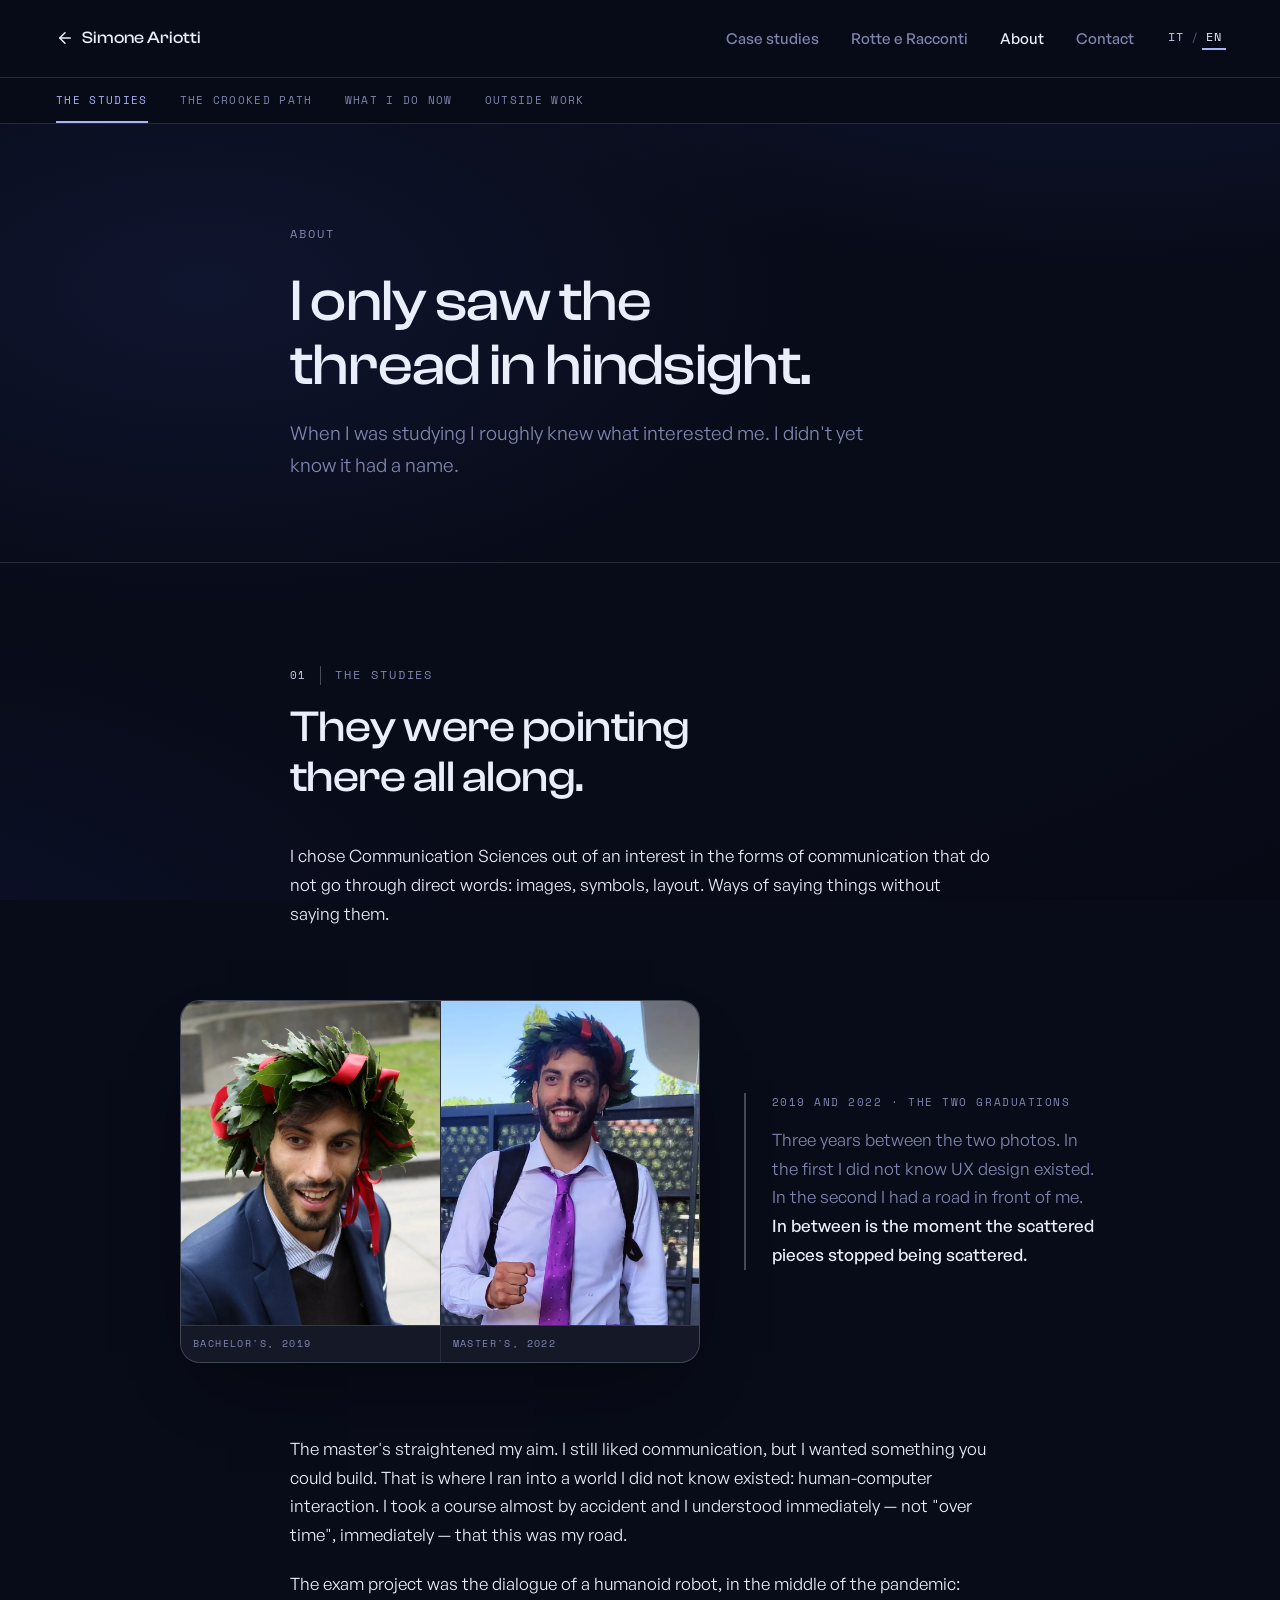
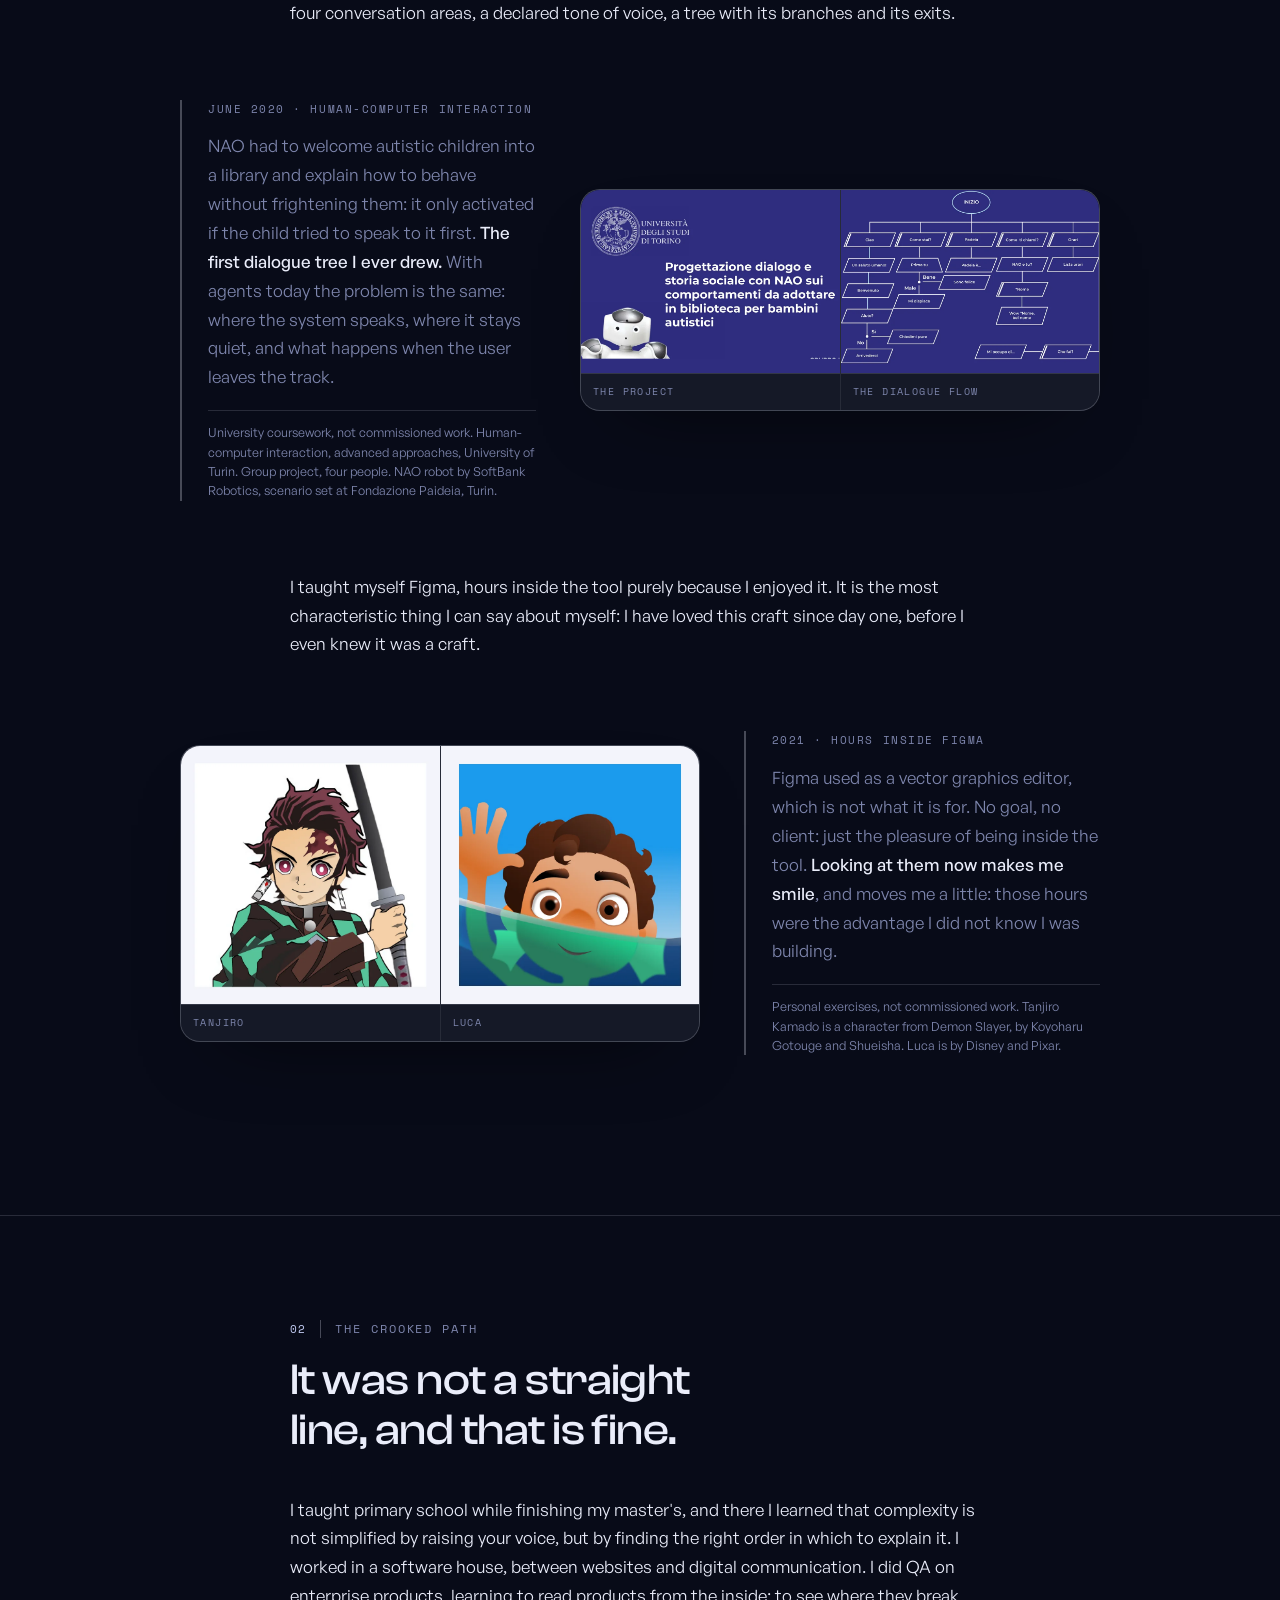
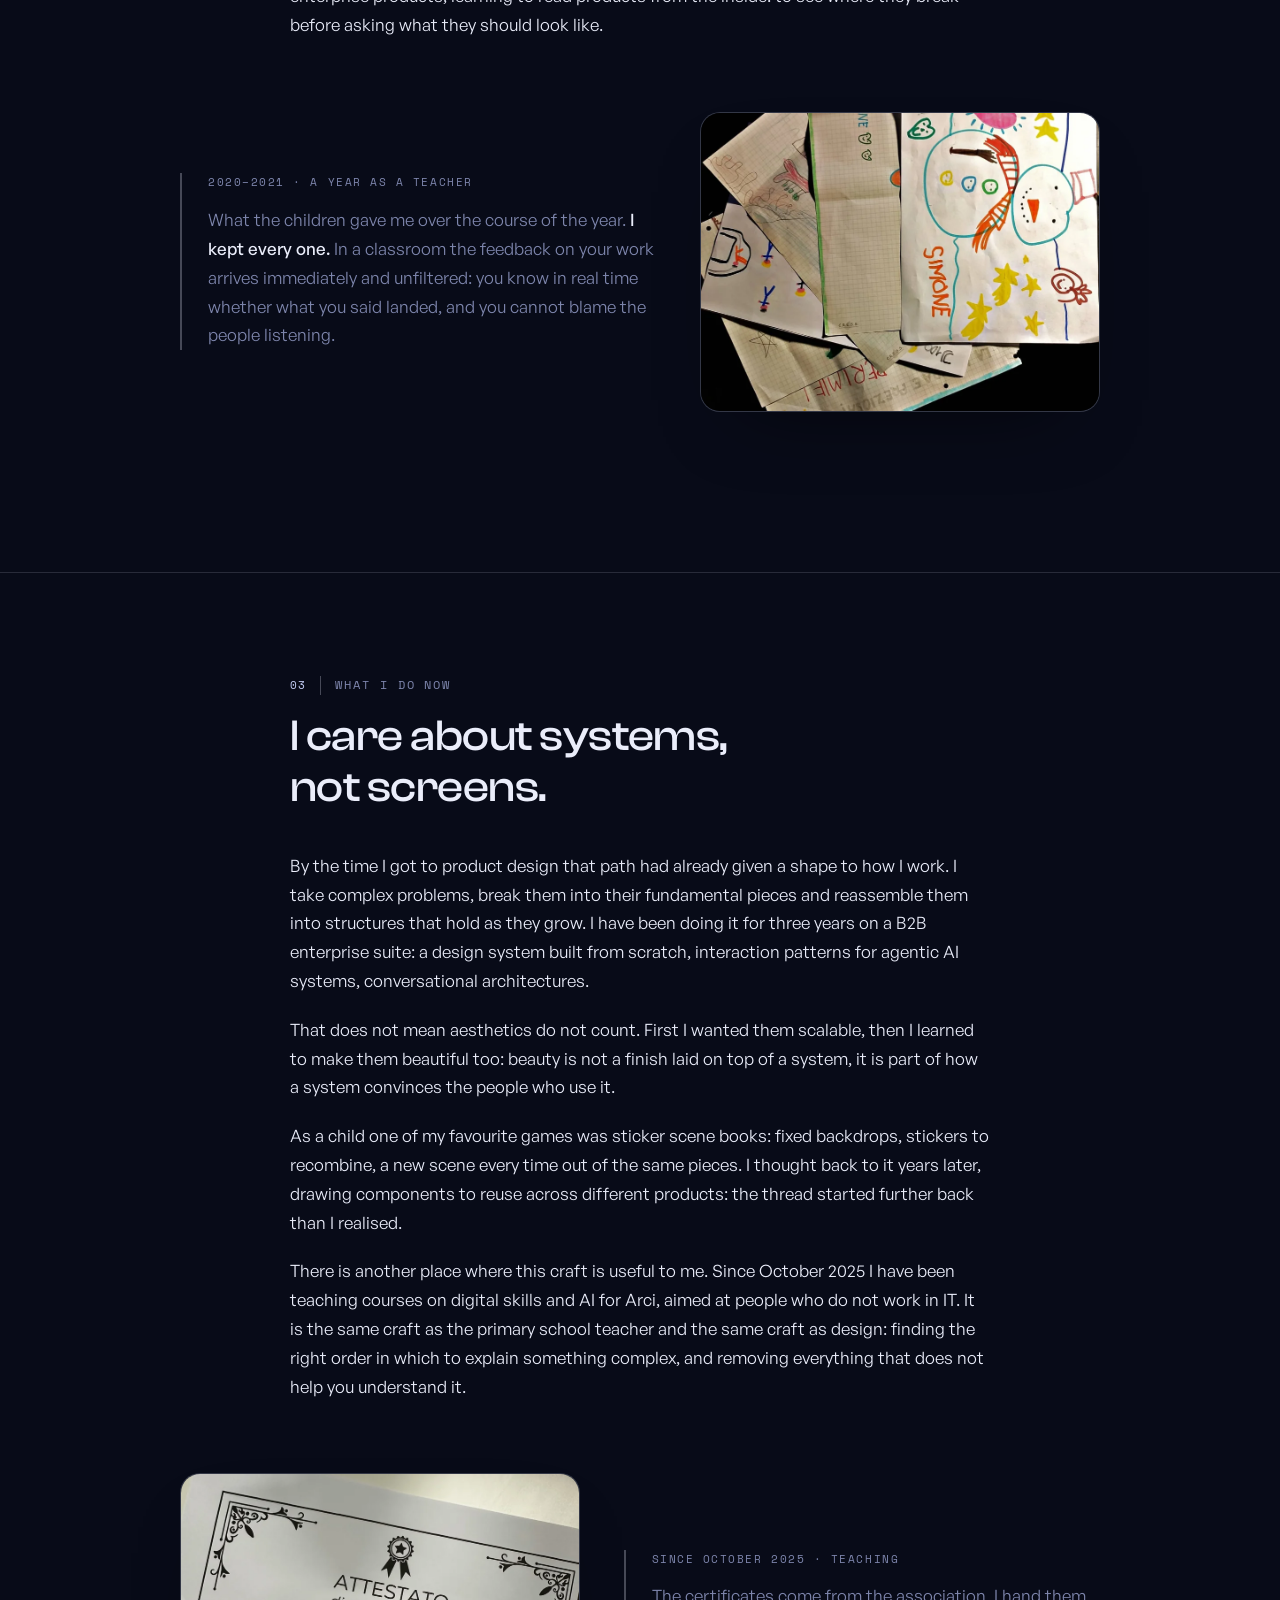
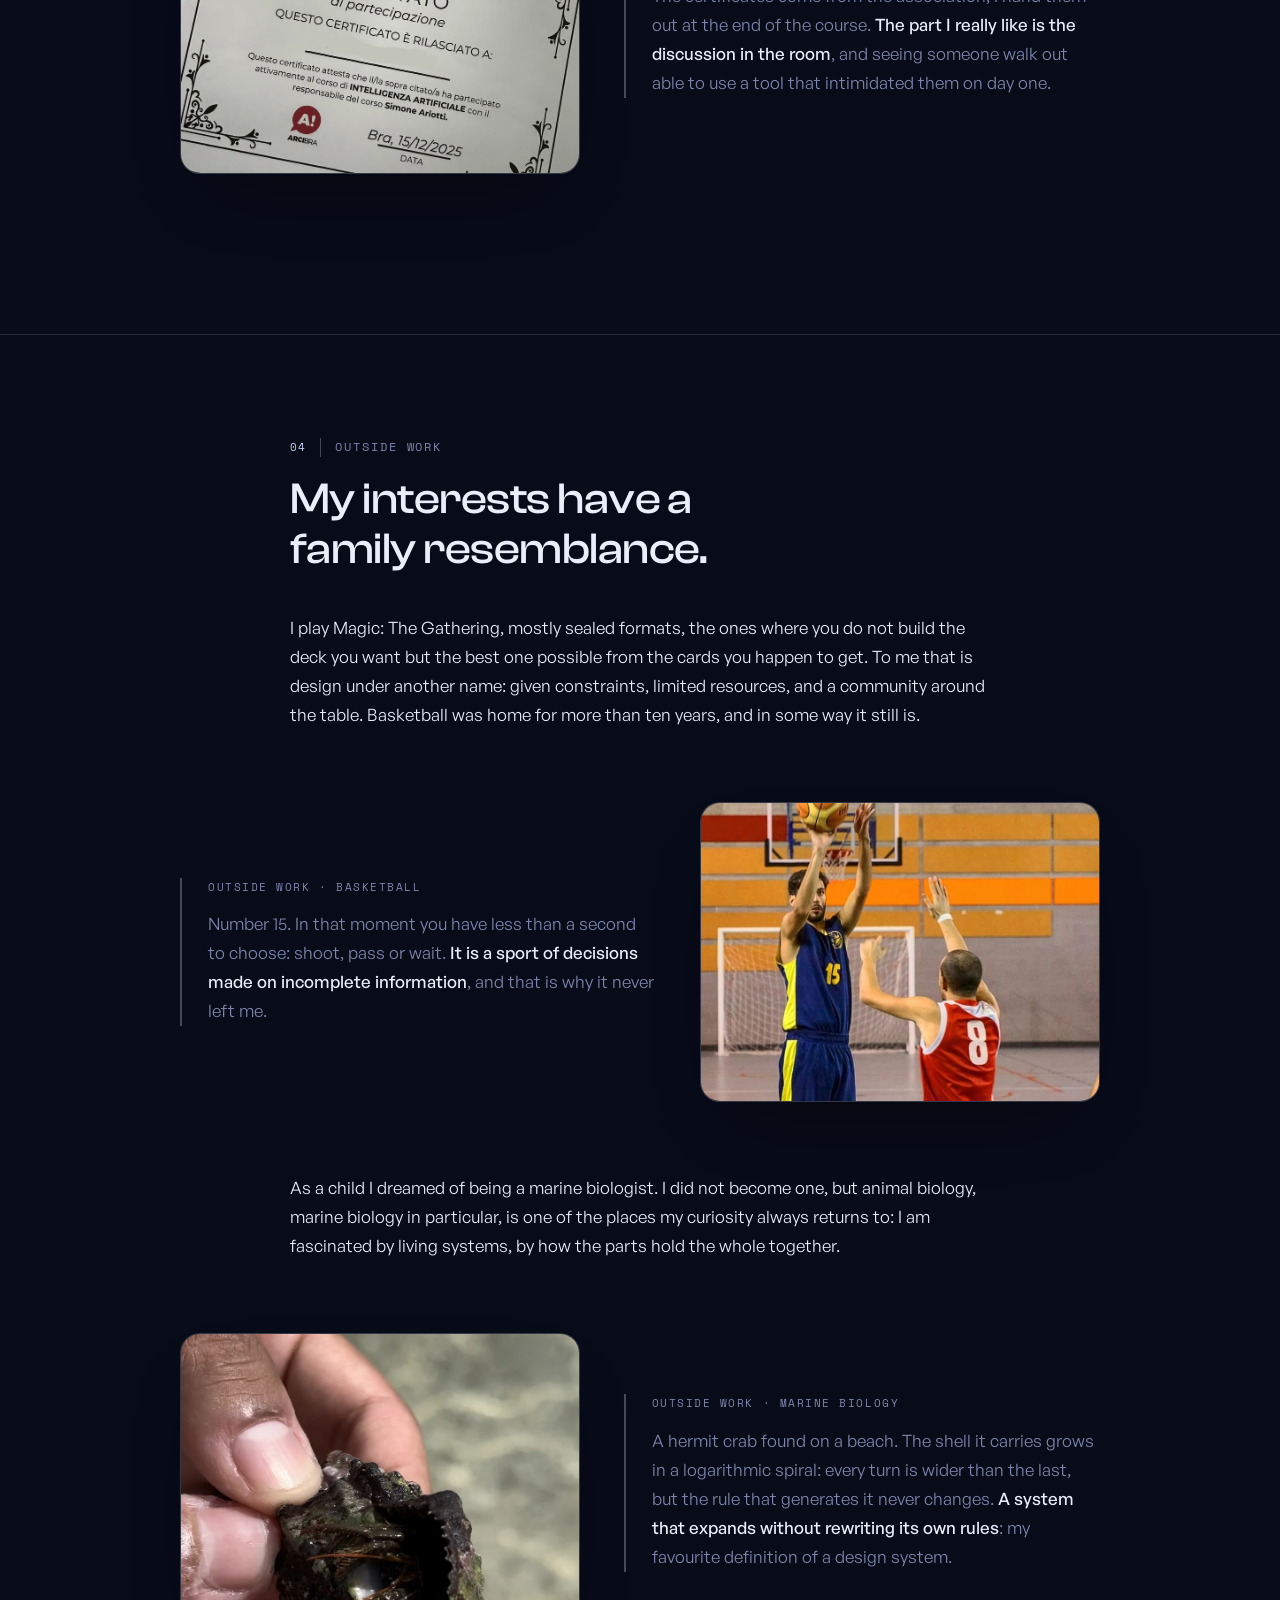
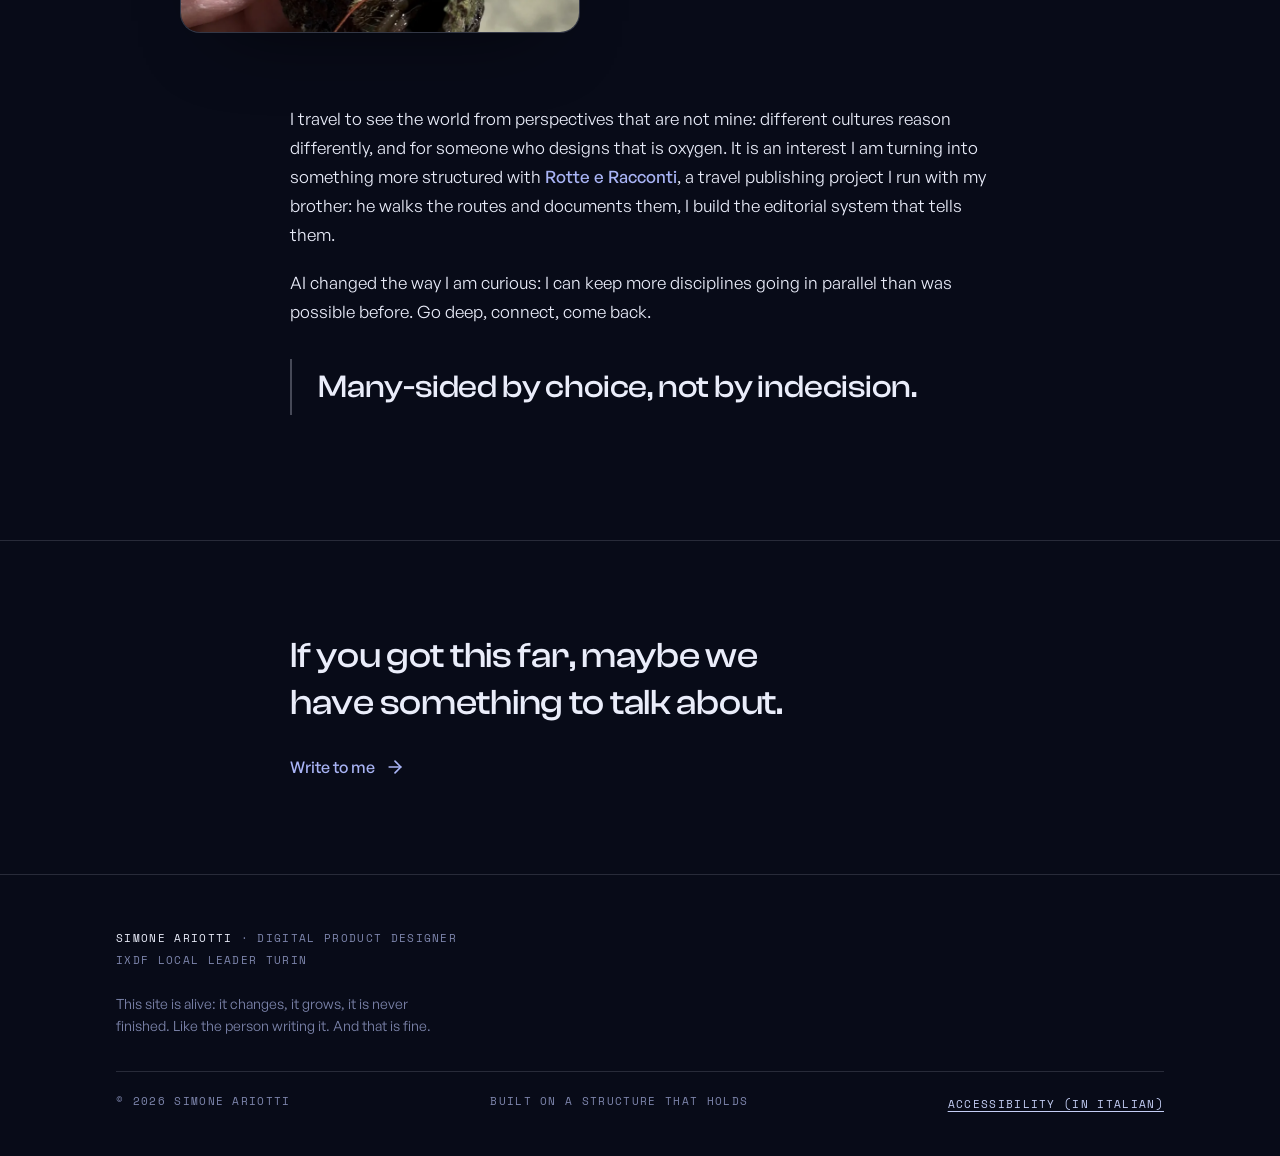
<file: en/about.html>
<!DOCTYPE html>
<html lang="en">
<head>
<meta charset="UTF-8">
<meta name="viewport" content="width=device-width, initial-scale=1.0">
<title>About · Simone Ariotti</title>
<meta name="description" content="Communication, teaching, QA, then product design. From outside it looks scattered: from inside it all pointed at the same thing, systems.">
<link rel="canonical" href="https://simoneariotti.github.io/portfolio/en/about.html">
<link rel="alternate" hreflang="it" href="https://simoneariotti.github.io/portfolio/about.html">
<link rel="alternate" hreflang="en" href="https://simoneariotti.github.io/portfolio/en/about.html">
<link rel="alternate" hreflang="x-default" href="https://simoneariotti.github.io/portfolio/about.html">
<meta name="author" content="Simone Ariotti">
<meta name="theme-color" content="#080B18">

<link rel="icon" href="../assets/favicon.svg" type="image/svg+xml">
<link rel="icon" href="../assets/favicon-32.png" sizes="32x32" type="image/png">
<link rel="apple-touch-icon" href="../assets/apple-touch-icon.png">

<meta property="og:type" content="website">
<meta property="og:site_name" content="Simone Ariotti">
<meta property="og:locale" content="en_GB">
<meta property="og:url" content="https://simoneariotti.github.io/portfolio/en/about.html">
<meta property="og:title" content="About · Simone Ariotti">
<meta property="og:description" content="Communication, teaching, QA, then product design. From outside it looks scattered: from inside it all pointed at the same thing, systems.">
<meta property="og:image" content="https://simoneariotti.github.io/portfolio/assets/og-image.jpg">
<meta property="og:image:width" content="1200">
<meta property="og:image:height" content="630">
<meta property="og:image:alt" content="A violet-ice lattice structure on a deep indigo field, with the line: I design systems that hold up as they grow.">

<meta name="twitter:card" content="summary_large_image">
<meta name="twitter:title" content="About · Simone Ariotti">
<meta name="twitter:description" content="Communication, teaching, QA, then product design. From outside it looks scattered: from inside it all pointed at the same thing, systems.">
<meta name="twitter:image" content="https://simoneariotti.github.io/portfolio/assets/og-image.jpg">
<link rel="stylesheet" href="../assets/stile.css">
<link rel="stylesheet" href="../assets/about.css">
</head>
<body>

<!-- Sprite iconografica: SOLO Lucide, stroke 2, currentColor -->
<!-- ═══ ICONOGRAFIA · blocco identico su ogni pagina, vedi storybook ═══
     Griglia 24, tratto 2, estremi e giunti tondi, nessun riempimento, colore
     ereditato da currentColor. Quattro segni e basta: freccia (vai), giu'
     (scendi nella pagina), esterno (esci dal sito), indietro (torna alla home).
     Uno stato non e' un'icona: lo dice il nodo di .gate. -->
<svg width="0" height="0" style="position:absolute" aria-hidden="true">
  <symbol id="i-freccia" viewBox="0 0 24 24"><path d="M5 12h14"/><path d="m12 5 7 7-7 7"/></symbol>
  <symbol id="i-giu" viewBox="0 0 24 24"><path d="M12 5v14"/><path d="m19 12-7 7-7-7"/></symbol>
  <symbol id="i-esterno" viewBox="0 0 24 24"><path d="M7 7h10v10"/><path d="M7 17 17 7"/></symbol>
  <symbol id="i-indietro" viewBox="0 0 24 24"><path d="M19 12H5"/><path d="m12 19-7-7 7-7"/></symbol>
</svg>

<a class="salta" href="#contenuto">Skip to content</a>

<nav class="principale" aria-label="Main">
  <a class="logo" href="index.html"><svg class="icona" style="width:18px;height:18px" aria-hidden="true"><use href="#i-indietro"/></svg>Simone Ariotti</a>
  <ul>
    <li><a href="index.html#lavori">Case studies</a></li>
    <li><a href="index.html#rr">Rotte e Racconti</a></li>
    <li><a href="about.html" aria-current="page">About</a></li>
    <li><a href="index.html#contatti">Contact</a></li>
    <li class="lingua"><a href="../about.html" hreflang="it" lang="it" title="Leggi in italiano">IT</a><span class="sep" aria-hidden="true">/</span><span class="attiva" aria-current="true">EN</span></li>
  </ul>
</nav>

<nav class="indice" aria-label="Page index">
  <ul>
    <li><a href="#studi">The studies</a></li>
    <li><a href="#storto">The crooked path</a></li>
    <li><a href="#oggi">What I do now</a></li>
    <li><a href="#fuori">Outside work</a></li>
  </ul>
</nav>

<main id="contenuto">
<!-- ═══ HERO DI PAGINA ═══ -->
<header class="about-hero">
  <div class="wrap-prosa">
    <p class="meta">About</p>
    <h1>I only saw the thread in hindsight.</h1>
    <p class="piano">When I was studying I roughly knew what interested me. I didn't yet know it had a name.</p>
  </div>
</header>

<!-- ═══ CAPITOLO 1: GLI STUDI ═══ -->
<section class="blocco" id="studi">
  <div class="wrap-prosa">
    <p class="eyebrow"><span class="n">01</span>The studies</p>
    <h2>They were pointing there all along.</h2>
    <p>I chose Communication Sciences out of an interest in the forms of communication that do not go through direct words: images, symbols, layout. Ways of saying things without saying them.</p>
    <div class="figure tappa-visiva">
      <figure class="tv doppia">
        <div class="tv-media coppia">
          <figure class="tv-lastra">
            <img src="../assets/laurea-triennale.webp" width="900" height="1125" loading="lazy"
                 alt="Simone Ariotti wearing the laurel wreath on the day of his bachelor's graduation">
            <figcaption>Bachelor's, 2019</figcaption>
          </figure>
          <figure class="tv-lastra">
            <img src="../assets/laurea-magistrale.webp" width="900" height="1125" loading="lazy"
                 alt="Simone Ariotti wearing the laurel wreath and holding his thesis on the day of his master's graduation">
            <figcaption>Master's, 2022</figcaption>
          </figure>
        </div>
        <figcaption class="tv-nota">
          <p class="tv-quando">2019 and 2022 · The two graduations</p>
          <p>Three years between the two photos. In the first I did not know UX design existed. In the second I had a road in front of me. <strong>In between is the moment the scattered pieces stopped being scattered.</strong></p>
        </figcaption>
      </figure>
    </div>
    <p>The master's straightened my aim. I still liked communication, but I wanted something you could build. That is where I ran into a world I did not know existed: human-computer interaction. I took a course almost by accident and I understood immediately — not "over time", immediately — that this was my road.</p>
    <p>The exam project was the dialogue of a humanoid robot, in the middle of the pandemic: four conversation areas, a declared tone of voice, a tree with its branches and its exits.</p>
    <div class="figure tappa-visiva">
      <figure class="tv invertita doppia">
        <div class="tv-media coppia">
          <figure class="tv-lastra">
            <img src="../assets/hci-nao.webp" width="1000" height="765" loading="lazy"
                 alt="Project cover: the NAO humanoid robot and the title of the coursework">
            <figcaption>The project</figcaption>
          </figure>
          <figure class="tv-lastra">
            <img src="../assets/hci-flusso.webp" width="1000" height="765" loading="lazy"
                 alt="Flow diagram of the robot dialogue, with branches and alternative replies">
            <figcaption>The dialogue flow</figcaption>
          </figure>
        </div>
        <figcaption class="tv-nota">
          <p class="tv-quando">June 2020 · Human-computer interaction</p>
          <p>NAO had to welcome autistic children into a library and explain how to behave without frightening them: it only activated if the child tried to speak to it first. <strong>The first dialogue tree I ever drew.</strong> With agents today the problem is the same: where the system speaks, where it stays quiet, and what happens when the user leaves the track.</p>
          <p class="tv-fonte">University coursework, not commissioned work. Human-computer interaction, advanced approaches, University of Turin. Group project, four people. NAO robot by SoftBank Robotics, scenario set at Fondazione Paideia, Turin.</p>
        </figcaption>
      </figure>
    </div>
    <p>I taught myself Figma, hours inside the tool purely because I enjoyed it. It is the most characteristic thing I can say about myself: I have loved this craft since day one, before I even knew it was a craft.</p>
    <div class="figure tappa-visiva">
      <figure class="tv doppia">
        <div class="tv-media coppia">
          <figure class="tv-lastra">
            <img src="../assets/figma-tanjiro.webp" width="800" height="800" loading="lazy"
                 alt="Vector illustration of the character Tanjiro, drawn in Figma">
            <figcaption>Tanjiro</figcaption>
          </figure>
          <figure class="tv-lastra">
            <img src="../assets/figma-luca.webp" width="800" height="800" loading="lazy"
                 alt="Vector illustration of the character Luca, drawn in Figma">
            <figcaption>Luca</figcaption>
          </figure>
        </div>
        <figcaption class="tv-nota">
          <p class="tv-quando">2021 · Hours inside Figma</p>
          <p>Figma used as a vector graphics editor, which is not what it is for. No goal, no client: just the pleasure of being inside the tool. <strong>Looking at them now makes me smile</strong>, and moves me a little: those hours were the advantage I did not know I was building.</p>
          <p class="tv-fonte">Personal exercises, not commissioned work. Tanjiro Kamado is a character from Demon Slayer, by Koyoharu Gotouge and Shueisha. Luca is by Disney and Pixar.</p>
        </figcaption>
      </figure>
    </div>
  </div>
</section>

<!-- ═══ CAPITOLO 2: IL PERCORSO STORTO ═══ -->
<section class="blocco" id="storto">
  <div class="wrap-prosa">
    <p class="eyebrow"><span class="n">02</span>The crooked path</p>
    <h2>It was not a straight line, and that is fine.</h2>
    <p>I taught primary school while finishing my master's, and there I learned that complexity is not simplified by raising your voice, but by finding the right order in which to explain it. I worked in a software house, between websites and digital communication. I did QA on enterprise products, learning to read products from the inside: to see where they break before asking what they should look like.</p>
    <div class="figure tappa-visiva">
      <figure class="tv invertita">
        <div class="tv-media">
          <img src="../assets/disegni-maestro.webp" width="900" height="673" loading="lazy"
               alt="Felt-tip drawings made by the children in the class, stacked on top of each other">
        </div>
        <figcaption class="tv-nota">
          <p class="tv-quando">2020–2021 · A year as a teacher</p>
          <p>What the children gave me over the course of the year. <strong>I kept every one.</strong> In a classroom the feedback on your work arrives immediately and unfiltered: you know in real time whether what you said landed, and you cannot blame the people listening.</p>
        </figcaption>
      </figure>
    </div>
  </div>
</section>

<!-- ═══ CAPITOLO 3: IL MESTIERE DI OGGI ═══ -->
<section class="blocco" id="oggi">
  <div class="wrap-prosa">
    <p class="eyebrow"><span class="n">03</span>What I do now</p>
    <h2>I care about systems, not screens.</h2>
    <p>By the time I got to product design that path had already given a shape to how I work. I take complex problems, break them into their fundamental pieces and reassemble them into structures that hold as they grow. I have been doing it for three years on a B2B enterprise suite: a design system built from scratch, interaction patterns for agentic AI systems, conversational architectures.</p>
    <p>That does not mean aesthetics do not count. First I wanted them scalable, then I learned to make them beautiful too: beauty is not a finish laid on top of a system, it is part of how a system convinces the people who use it.</p>
    <p>As a child one of my favourite games was sticker scene books: fixed backdrops, stickers to recombine, a new scene every time out of the same pieces. I thought back to it years later, drawing components to reuse across different products: the thread started further back than I realised.</p>
    <p>There is another place where this craft is useful to me. Since October 2025 I have been teaching courses on digital skills and AI for Arci, aimed at people who do not work in IT. It is the same craft as the primary school teacher and the same craft as design: finding the right order in which to explain something complex, and removing everything that does not help you understand it.</p>
    <div class="figure tappa-visiva">
      <figure class="tv">
        <div class="tv-media">
          <img src="../assets/corso-arci.webp" width="900" height="675" loading="lazy"
               alt="Certificate of attendance for the artificial intelligence course issued by Arci">
        </div>
        <figcaption class="tv-nota">
          <p class="tv-quando">Since October 2025 · Teaching</p>
          <p>The certificates come from the association, I hand them out at the end of the course. <strong>The part I really like is the discussion in the room</strong>, and seeing someone walk out able to use a tool that intimidated them on day one.</p>
        </figcaption>
      </figure>
    </div>
  </div>
</section>

<!-- ═══ CAPITOLO 4: FUORI DAL LAVORO ═══ -->
<section class="blocco" id="fuori">
  <div class="wrap-prosa">
    <p class="eyebrow"><span class="n">04</span>Outside work</p>
    <h2>My interests have a family resemblance.</h2>
    <p>I play Magic: The Gathering, mostly sealed formats, the ones where you do not build the deck you want but the best one possible from the cards you happen to get. To me that is design under another name: given constraints, limited resources, and a community around the table. Basketball was home for more than ten years, and in some way it still is.</p>
    <div class="figure tappa-visiva">
      <figure class="tv invertita">
        <div class="tv-media">
          <img src="../assets/basket.webp" width="900" height="675" loading="lazy"
               alt="Simone Ariotti shooting during a basketball game, with an opponent marking him">
        </div>
        <figcaption class="tv-nota">
          <p class="tv-quando">Outside work · Basketball</p>
          <p>Number 15. In that moment you have less than a second to choose: shoot, pass or wait. <strong>It is a sport of decisions made on incomplete information</strong>, and that is why it never left me.</p>
        </figcaption>
      </figure>
    </div>
    <p>As a child I dreamed of being a marine biologist. I did not become one, but animal biology, marine biology in particular, is one of the places my curiosity always returns to: I am fascinated by living systems, by how the parts hold the whole together.</p>
    <div class="figure tappa-visiva">
      <figure class="tv">
        <div class="tv-media">
          <img src="../assets/paguro.webp" width="900" height="675" loading="lazy"
               alt="Simone Ariotti's hands holding a hermit crab found on a beach">
        </div>
        <figcaption class="tv-nota">
          <p class="tv-quando">Outside work · Marine biology</p>
          <p>A hermit crab found on a beach. The shell it carries grows in a logarithmic spiral: every turn is wider than the last, but the rule that generates it never changes. <strong>A system that expands without rewriting its own rules</strong>: my favourite definition of a design system.</p>
        </figcaption>
      </figure>
    </div>
    <p>I travel to see the world from perspectives that are not mine: different cultures reason differently, and for someone who designs that is oxygen. It is an interest I am turning into something more structured with <strong><a href="index.html#rr">Rotte e Racconti</a></strong>, a travel publishing project I run with my brother: he walks the routes and documents them, I build the editorial system that tells them.</p>
    <p>AI changed the way I am curious: I can keep more disciplines going in parallel than was possible before. Go deep, connect, come back.</p>
    <p class="evidenza">Many-sided by choice, not by indecision.</p>
  </div>
</section>

<!-- ═══ CODA ═══ -->
<section class="coda">
  <div class="wrap-prosa">
    <p class="voce">If you got this far, maybe we have something to talk about.</p>
    <a class="avanti" href="index.html#contatti">Write to me <svg class="icona freccia" aria-hidden="true"><use href="#i-freccia"/></svg></a>
  </div>
</section>

</main>

<footer>
  <div class="wrap">
    <p class="identita"><strong>Simone Ariotti</strong> · Digital Product Designer<br>
    IxDF Local Leader Turin</p>
    <p class="wip">This site is alive: it changes, it grows, it is never finished. Like the person writing it. And that is fine.</p>
    <div class="chiudi">
      <span>© <span data-anno>2026</span> Simone Ariotti</span>
      <span>Built on a structure that holds</span>
      <a href="../accessibilita.html" hreflang="it">Accessibility (in Italian)</a>
    </div>
  </div>
</footer>

<script src="../assets/sito.js"></script>
</body>
</html>
</file>
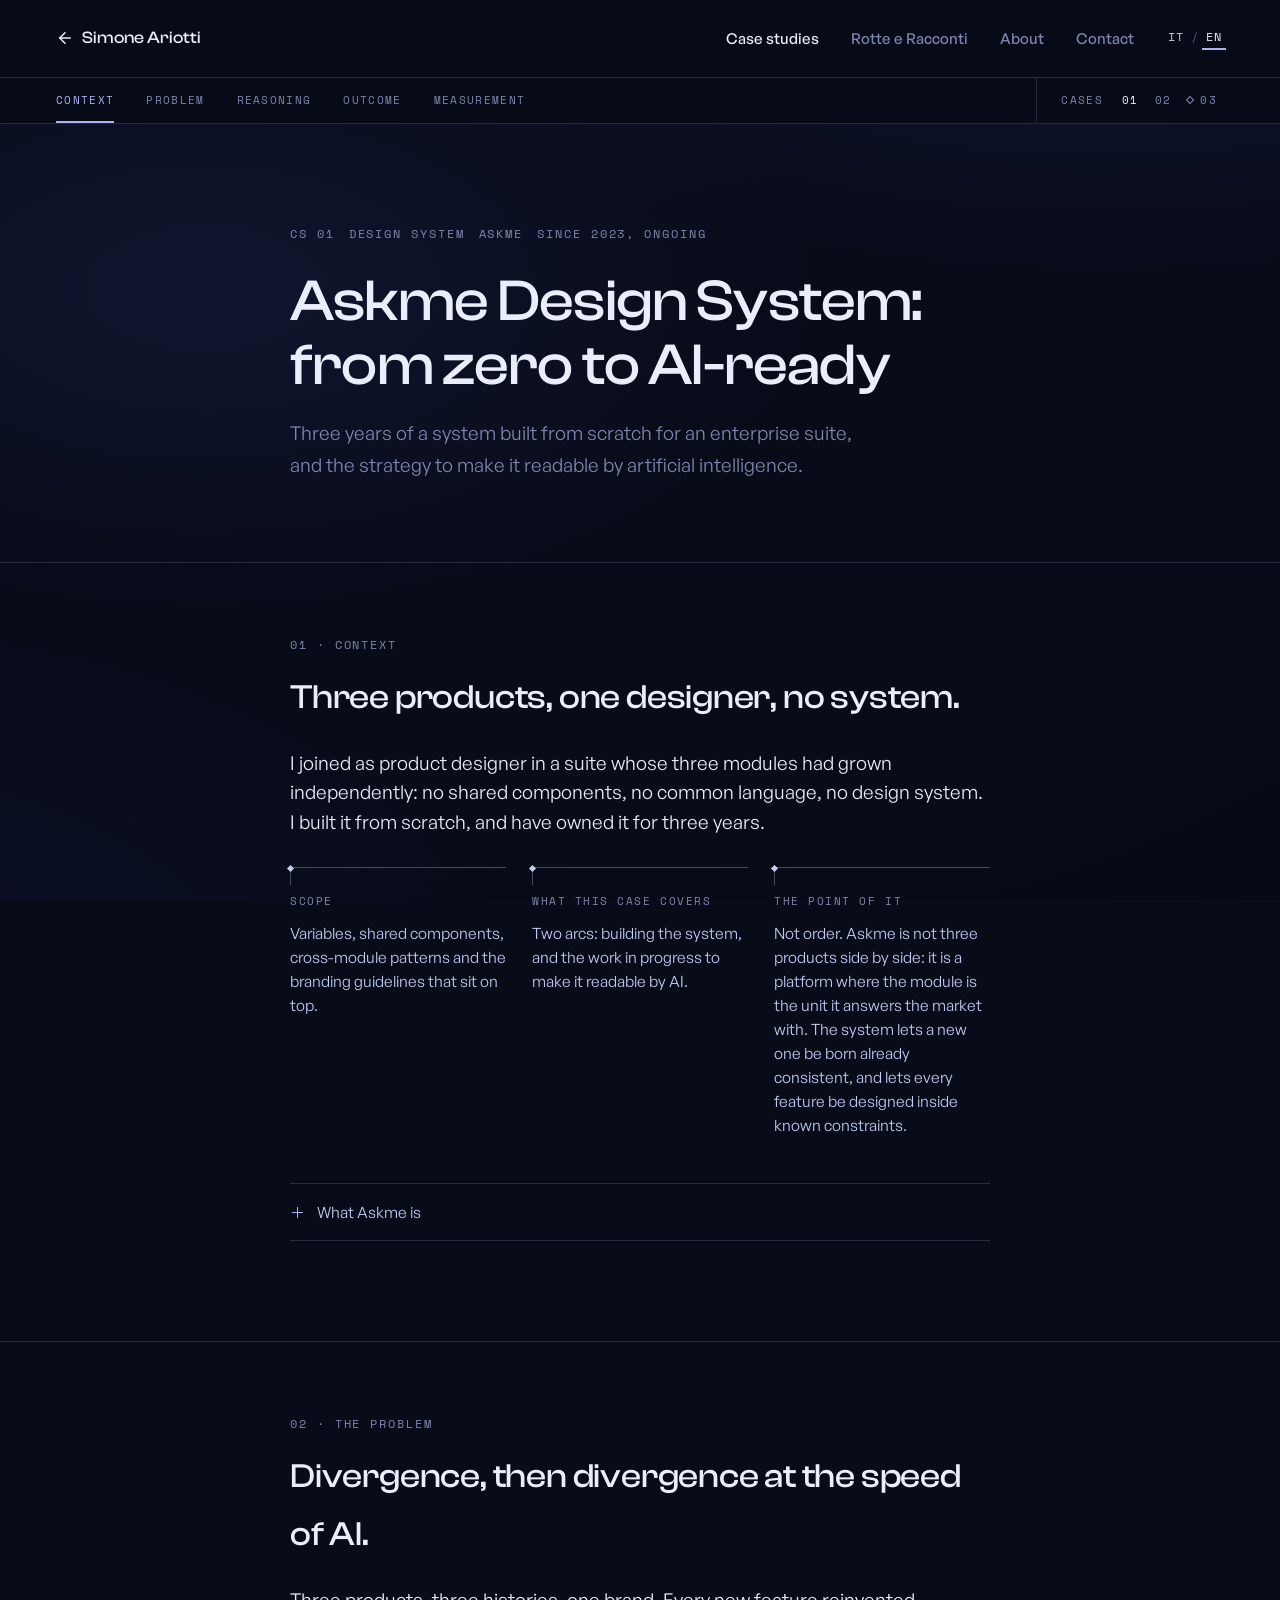
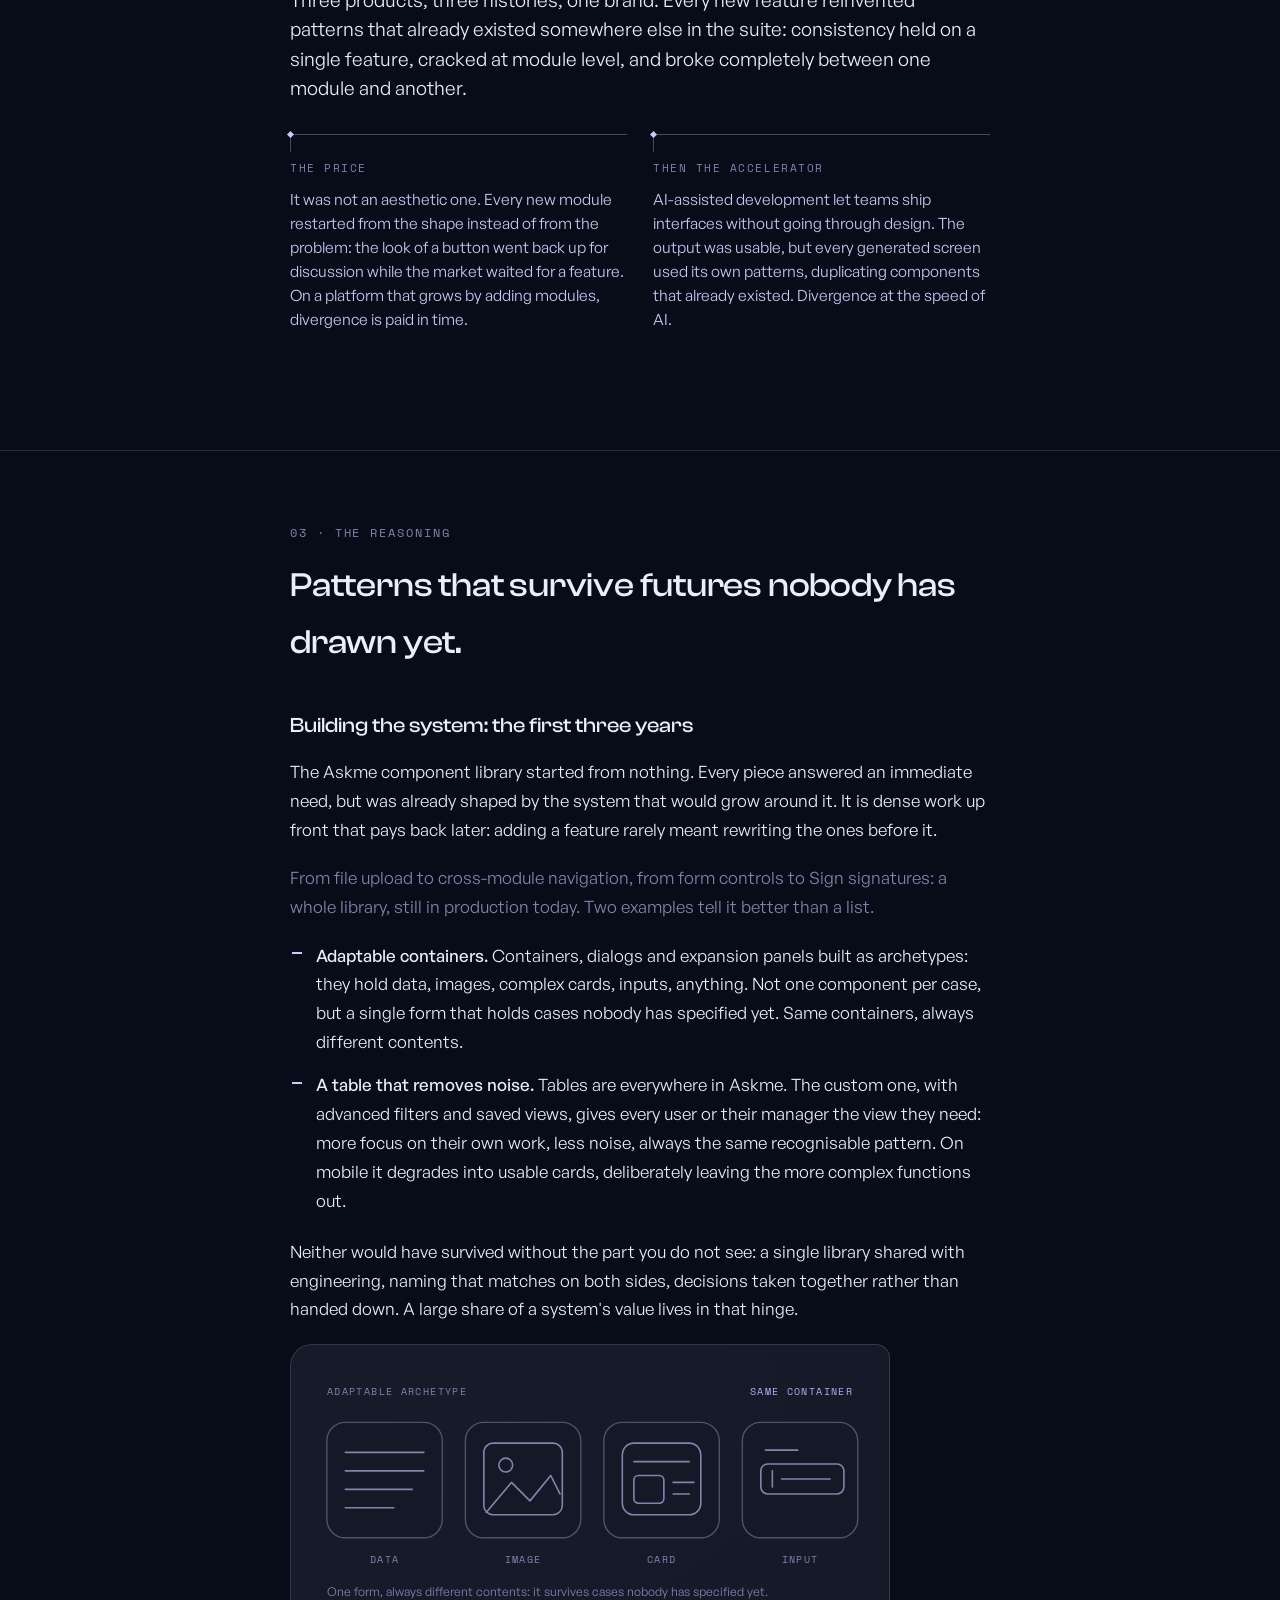
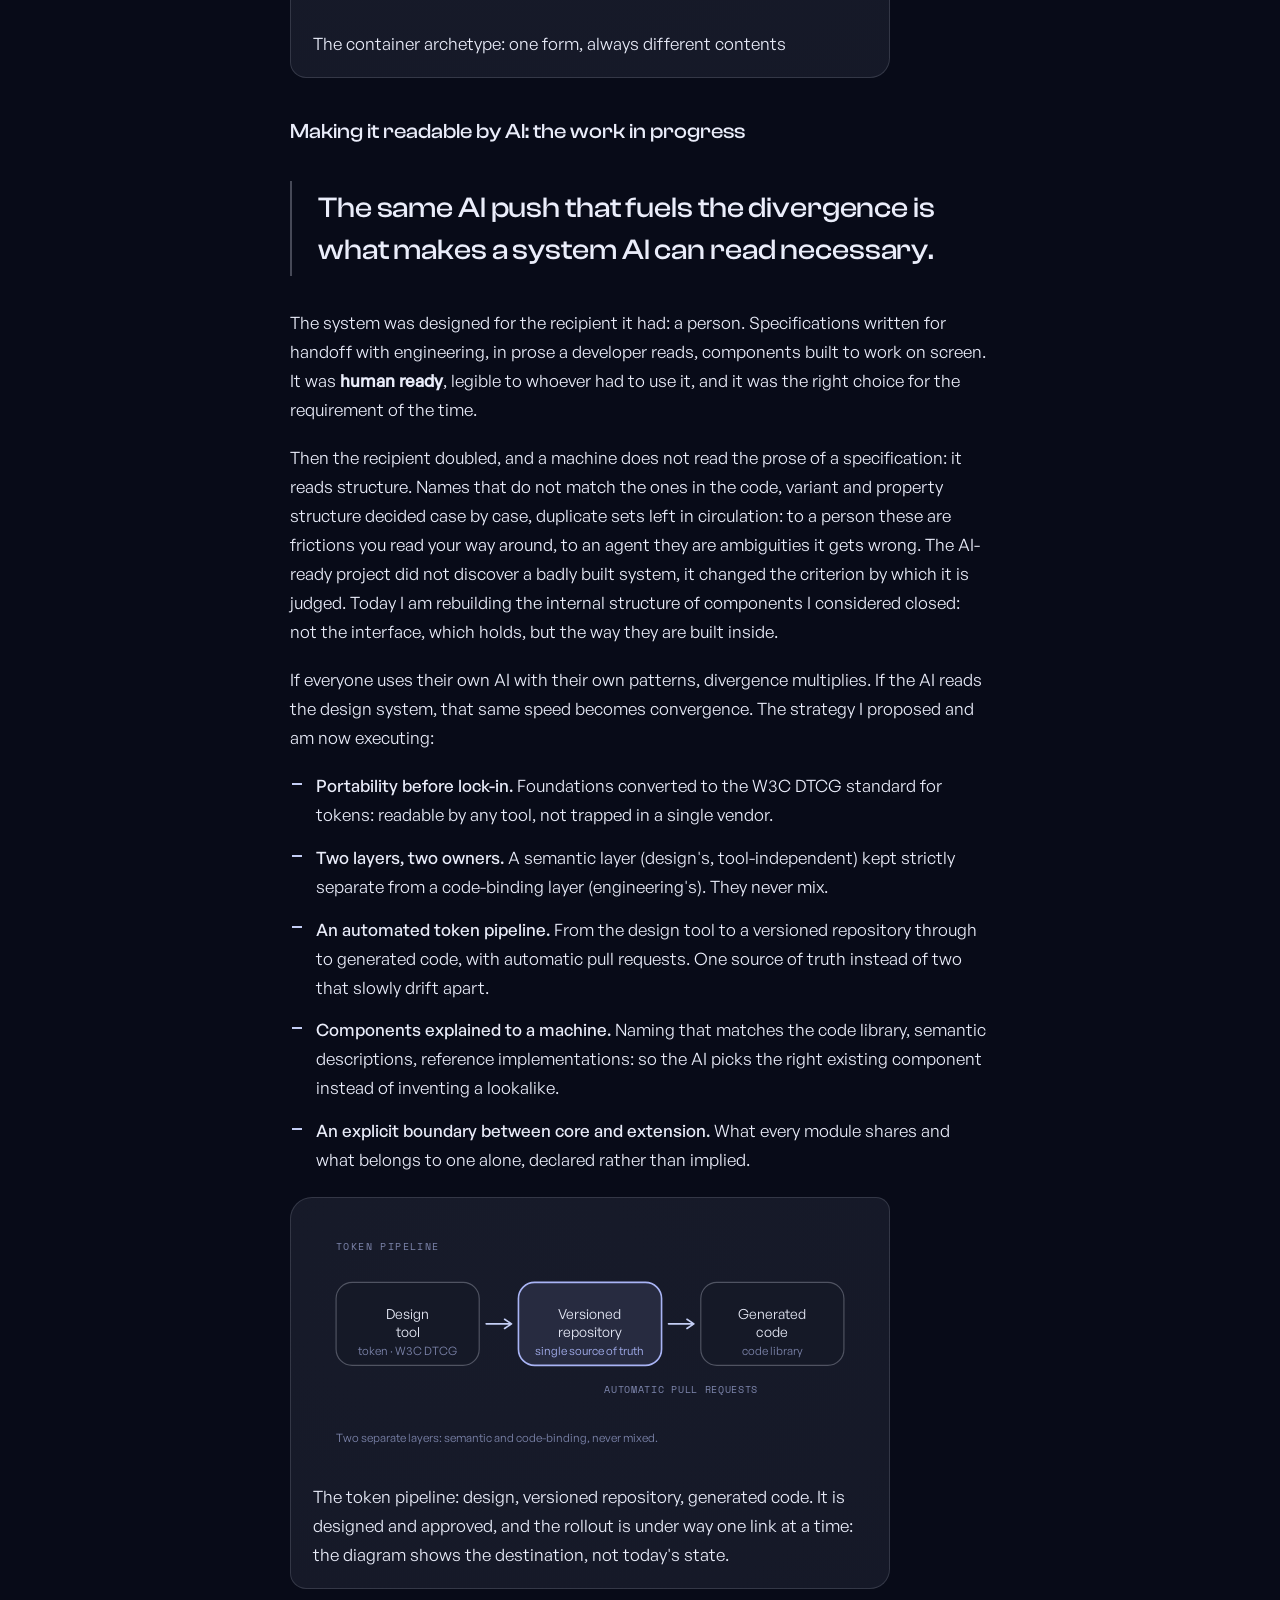
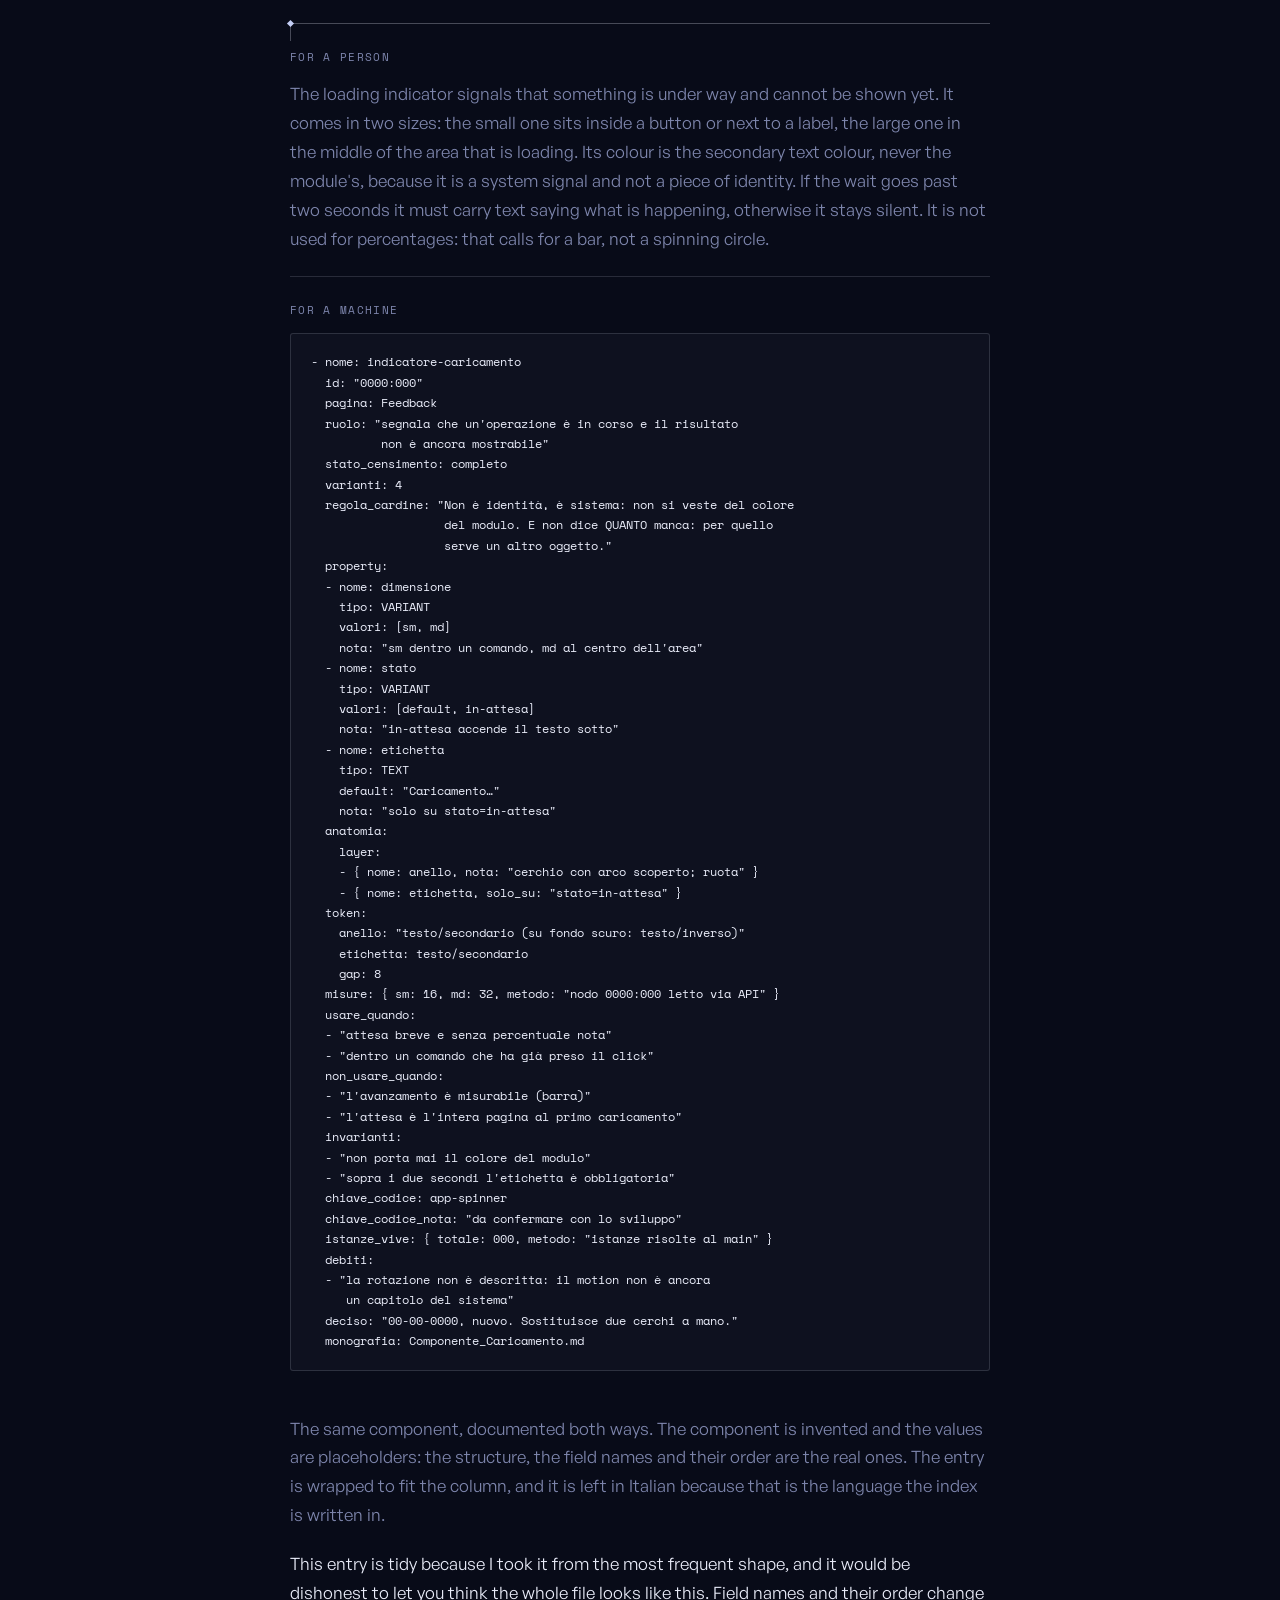
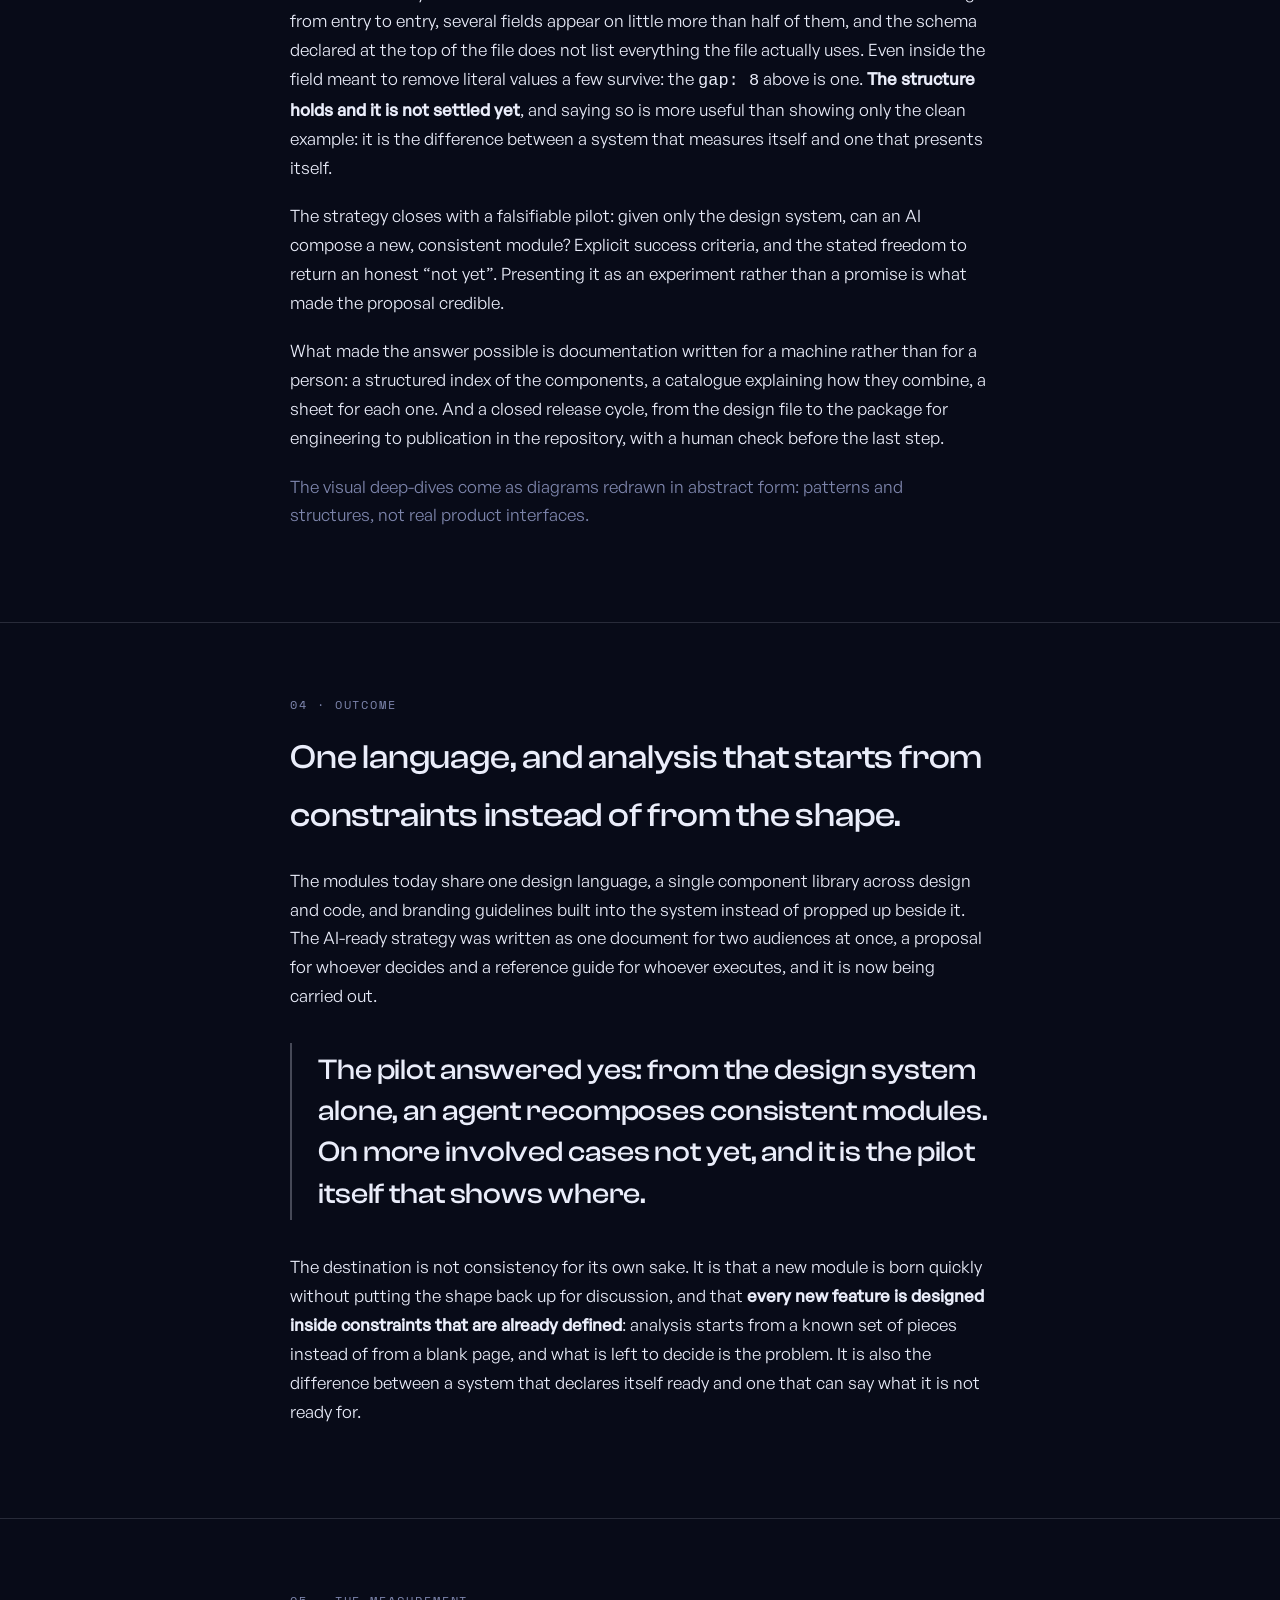
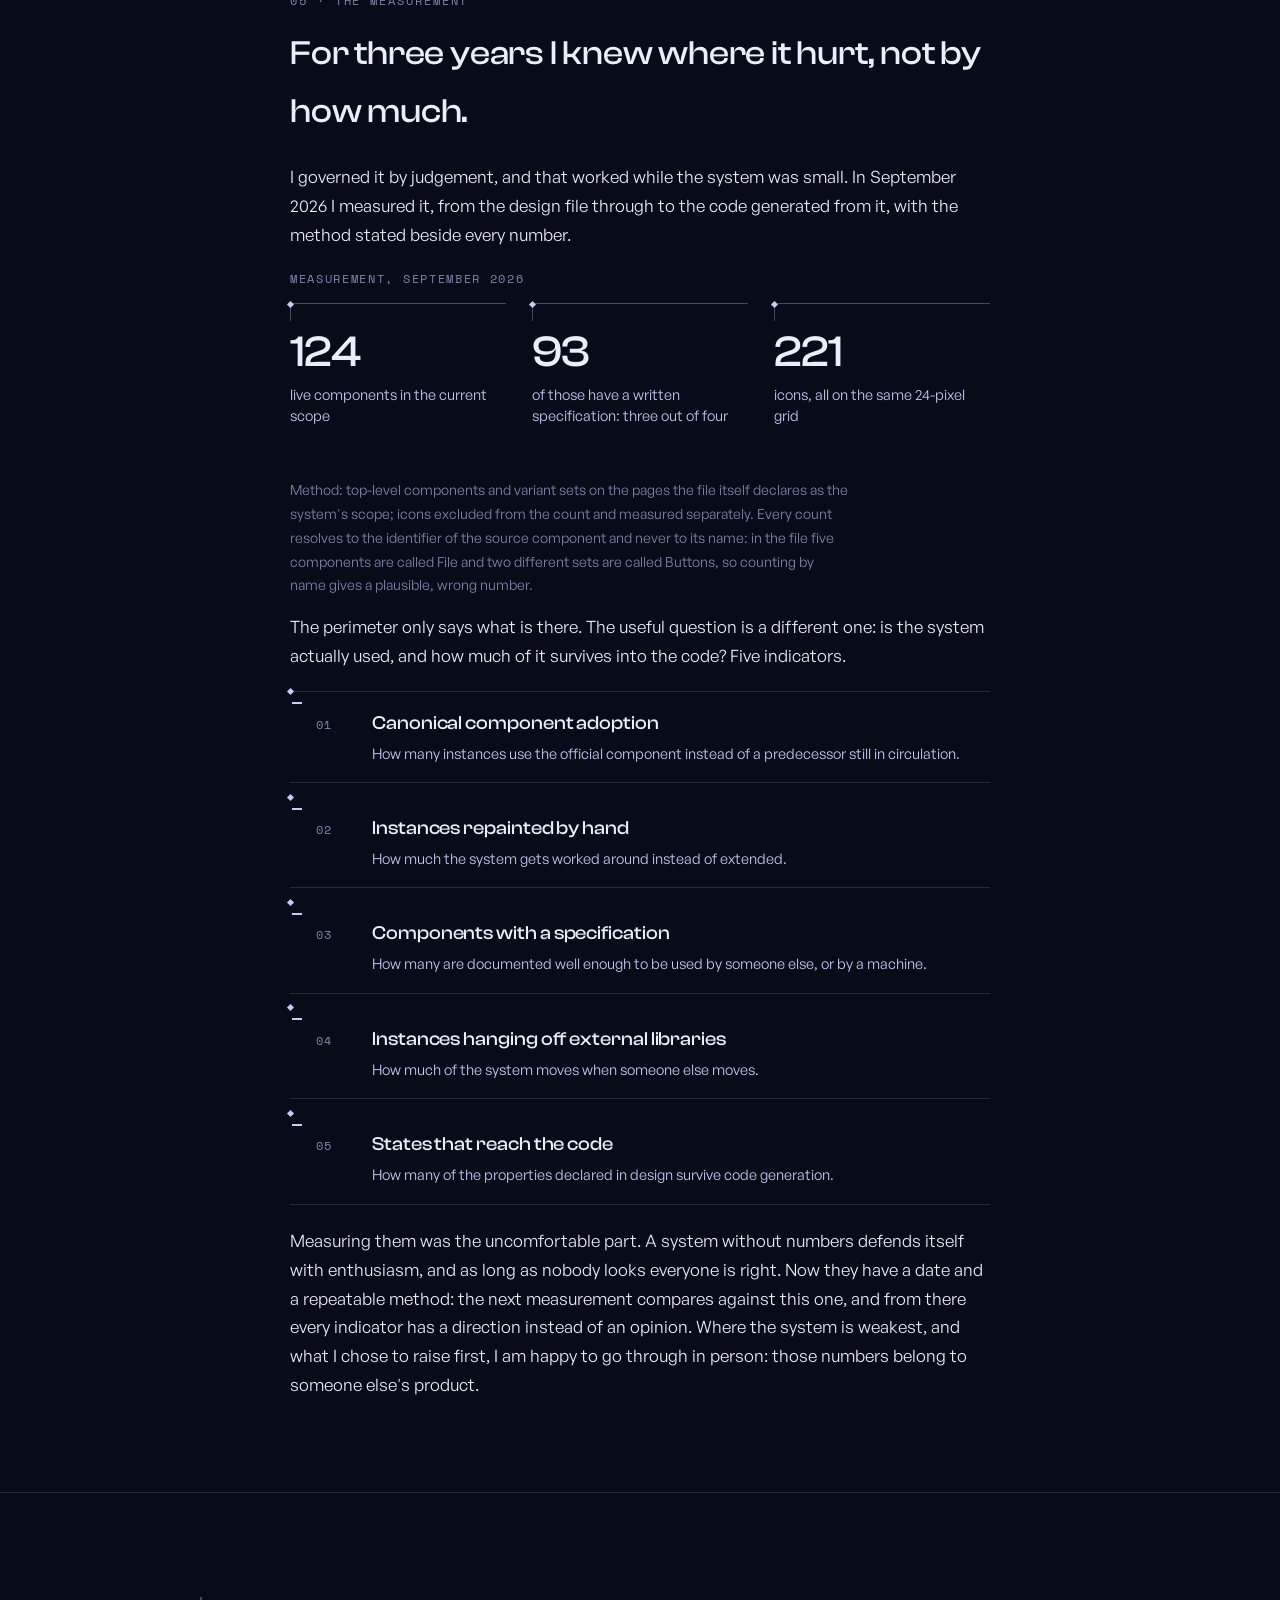
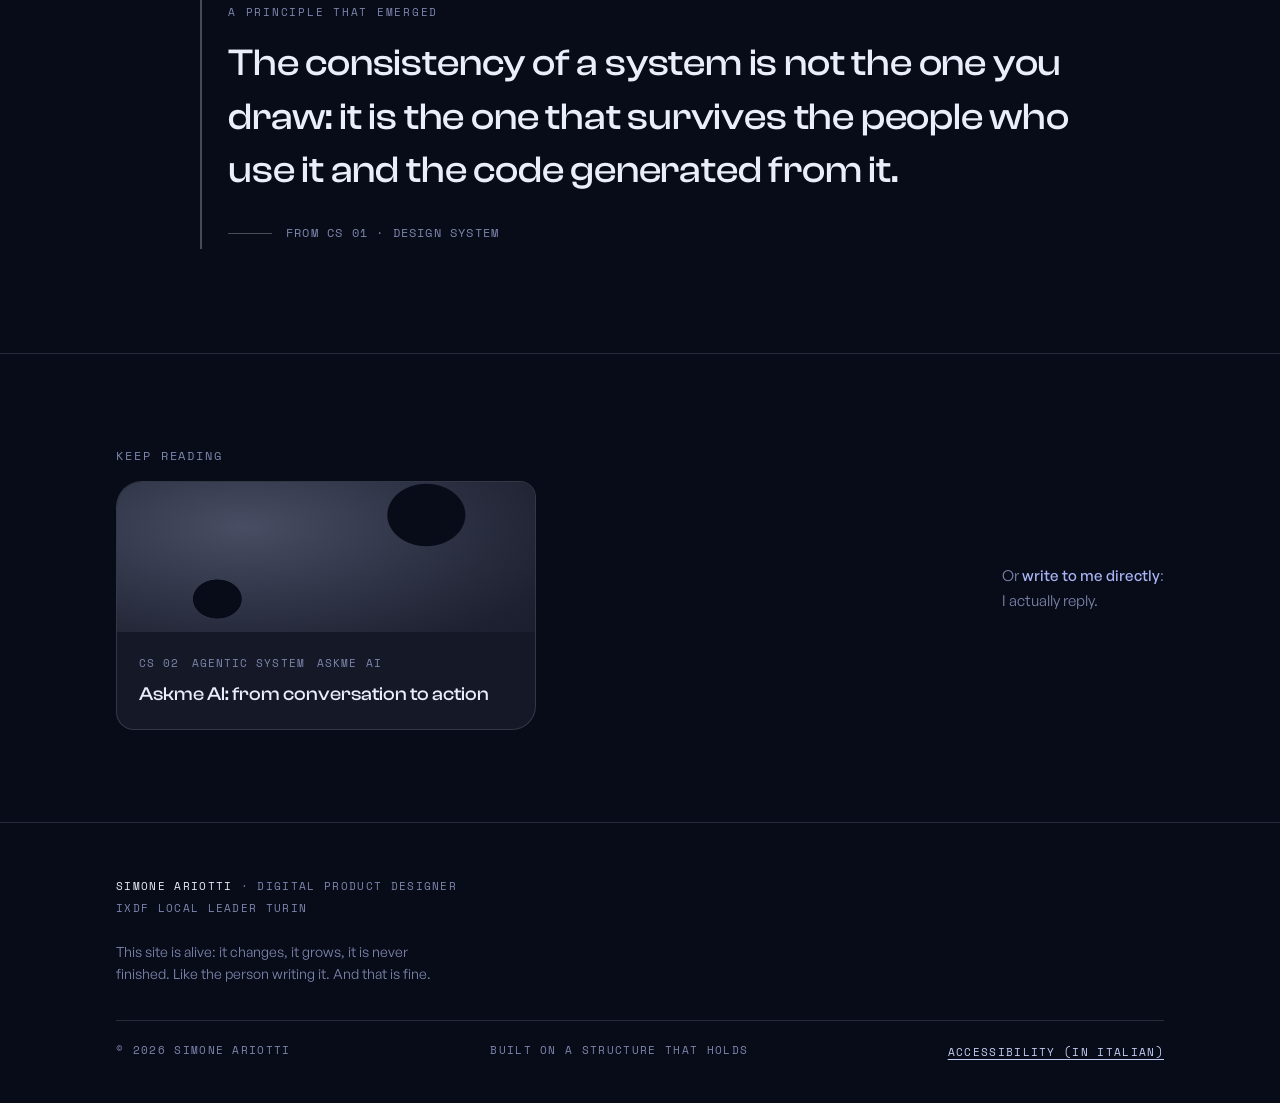
<file: en/case-study-01.html>
<!DOCTYPE html>
<html lang="en">
<head>
<meta charset="UTF-8">
<meta name="viewport" content="width=device-width, initial-scale=1.0">
<title>Askme Design System: from zero to AI-ready · Simone Ariotti</title>
<meta name="description" content="Building the design system of a three-product B2B suite from scratch, and making it readable by an AI: tokens, components and rules before artifacts.">
<link rel="canonical" href="https://simoneariotti.github.io/portfolio/en/case-study-01.html">
<link rel="alternate" hreflang="it" href="https://simoneariotti.github.io/portfolio/case-study-01.html">
<link rel="alternate" hreflang="en" href="https://simoneariotti.github.io/portfolio/en/case-study-01.html">
<link rel="alternate" hreflang="x-default" href="https://simoneariotti.github.io/portfolio/case-study-01.html">
<meta name="author" content="Simone Ariotti">
<meta name="theme-color" content="#080B18">

<link rel="icon" href="../assets/favicon.svg" type="image/svg+xml">
<link rel="icon" href="../assets/favicon-32.png" sizes="32x32" type="image/png">
<link rel="apple-touch-icon" href="../assets/apple-touch-icon.png">

<meta property="og:type" content="website">
<meta property="og:site_name" content="Simone Ariotti">
<meta property="og:locale" content="en_GB">
<meta property="og:url" content="https://simoneariotti.github.io/portfolio/en/case-study-01.html">
<meta property="og:title" content="Askme Design System: da zero a AI-ready · Simone Ariotti">
<meta property="og:description" content="Building the design system of a three-product B2B suite from scratch, and making it readable by an AI: tokens, components and rules before artifacts.">
<meta property="og:image" content="https://simoneariotti.github.io/portfolio/assets/og-image.jpg">
<meta property="og:image:width" content="1200">
<meta property="og:image:height" content="630">
<meta property="og:image:alt" content="A violet-ice lattice structure on a deep indigo field, with the line: I design systems that hold up as they grow.">

<meta name="twitter:card" content="summary_large_image">
<meta name="twitter:title" content="Askme Design System: da zero a AI-ready · Simone Ariotti">
<meta name="twitter:description" content="Building the design system of a three-product B2B suite from scratch, and making it readable by an AI: tokens, components and rules before artifacts.">
<meta name="twitter:image" content="https://simoneariotti.github.io/portfolio/assets/og-image.jpg">
<link rel="stylesheet" href="../assets/stile.css">
<link rel="stylesheet" href="../assets/caso.css">
</head>
<body>

<!-- Sprite iconografica: SOLO Lucide, stroke 2, currentColor -->
<!-- ═══ ICONOGRAFIA · blocco identico su ogni pagina, vedi storybook ═══
     Griglia 24, tratto 2, estremi e giunti tondi, nessun riempimento, colore
     ereditato da currentColor. Quattro segni e basta: freccia (vai), giu'
     (scendi nella pagina), esterno (esci dal sito), indietro (torna alla home).
     Uno stato non e' un'icona: lo dice il nodo di .gate. -->
<svg width="0" height="0" style="position:absolute" aria-hidden="true">
  <symbol id="i-freccia" viewBox="0 0 24 24"><path d="M5 12h14"/><path d="m12 5 7 7-7 7"/></symbol>
  <symbol id="i-giu" viewBox="0 0 24 24"><path d="M12 5v14"/><path d="m19 12-7 7-7-7"/></symbol>
  <symbol id="i-esterno" viewBox="0 0 24 24"><path d="M7 7h10v10"/><path d="M7 17 17 7"/></symbol>
  <symbol id="i-indietro" viewBox="0 0 24 24"><path d="M19 12H5"/><path d="m12 19-7-7 7-7"/></symbol>
</svg>

<a class="salta" href="#contenuto">Skip to content</a>

<nav class="principale" aria-label="Main">
  <a class="logo" href="index.html"><svg class="icona" style="width:18px;height:18px" aria-hidden="true"><use href="#i-indietro"/></svg>Simone Ariotti</a>
  <ul>
    <li><a href="index.html#lavori" aria-current="page">Case studies</a></li>
    <li><a href="index.html#rr">Rotte e Racconti</a></li>
    <li><a href="about.html">About</a></li>
    <li><a href="index.html#contatti">Contact</a></li>
    <li class="lingua"><a href="../case-study-01.html" hreflang="it" lang="it" title="Leggi in italiano">IT</a><span class="sep" aria-hidden="true">/</span><span class="attiva" aria-current="true">EN</span></li>
  </ul>
</nav>

<nav class="indice" aria-label="Page index">
  <ul>
    <li><a href="#s01">Context</a></li>
    <li><a href="#s02">Problem</a></li>
    <li><a href="#s03">Reasoning</a></li>
    <li><a href="#s04">Outcome</a></li>
    <li><a href="#s05">Measurement</a></li>
  </ul>
  <div class="casi">
    <span class="eti" aria-hidden="true">Cases</span>
    <span class="voce" aria-current="page" title="01 Design system">01<span class="fuori-vista">Design system</span><span class="fuori-vista">: you are here</span></span>
    <a href="case-study-02.html" title="02 Agentic system">02<span class="fuori-vista">Agentic system</span></a>
    <span class="voce gate" data-stato="atteso" title="03 Conversation design: being written">03<span class="fuori-vista">Conversation design</span><span class="fuori-vista">: being written</span></span>
  </div>
</nav>

<main id="contenuto">
<!-- ═══ HERO DI PAGINA ═══ -->
<header class="cs-hero">
  <div class="wrap-prosa">
    <p class="meta"><span>CS 01</span><span>Design System</span><span>Askme</span><span>Since 2023, ongoing</span></p>
    <h1>Askme Design System: from zero to AI-ready</h1>
    <p class="piano">Three years of a system built from scratch for an enterprise suite, and the strategy to make it readable by artificial intelligence.</p>
  </div>
</header>

<!-- ═══ 01 CONTESTO ═══ -->
<section class="blocco" id="s01">
  <div class="wrap-prosa">
    <p class="eyebrow">01 · Context</p>
    <h2>Three products, one designer, no system.</h2>
    <p class="attacco">I joined as product designer in a suite whose three modules had grown independently: no shared components, no common language, no design system. I built it from scratch, and have owned it for three years.</p>
    <ul class="carte">
      <li><span class="c-eti">Scope</span><span class="c-testo">Variables, shared components, cross-module patterns and the branding guidelines that sit on top.</span></li>
      <li><span class="c-eti">What this case covers</span><span class="c-testo">Two arcs: building the system, and the work in progress to make it readable by AI.</span></li>
      <li><span class="c-eti">The point of it</span><span class="c-testo">Not order. Askme is not three products side by side: it is a platform where the module is the unit it answers the market with. The system lets a new one be born already consistent, and lets every feature be designed inside known constraints.</span></li>
    </ul>
    <details class="approfondimento">
      <summary><span class="segno" aria-hidden="true"></span>What Askme is</summary>
      <div class="corpo">
        <p><a href="https://askme.it" target="_blank" rel="noopener">Askme</a> is a B2B enterprise platform for business process automation: service management, legally binding electronic signature and native conversational AI. It is used by organisations in finance, industry, energy, healthcare, higher education and public administration.</p>
      </div>
    </details>
  </div>
</section>

<!-- ═══ 02 IL PROBLEMA ═══ -->
<section class="blocco" id="s02">
  <div class="wrap-prosa">
    <p class="eyebrow">02 · The problem</p>
    <h2>Divergence, then divergence at the speed of AI.</h2>
    <p class="attacco">Three products, three histories, one brand. Every new feature reinvented patterns that already existed somewhere else in the suite: consistency held on a single feature, cracked at module level, and broke completely between one module and another.</p>
    <ul class="carte">
      <li><span class="c-eti">The price</span><span class="c-testo">It was not an aesthetic one. Every new module restarted from the shape instead of from the problem: the look of a button went back up for discussion while the market waited for a feature. On a platform that grows by adding modules, divergence is paid in time.</span></li>
      <li><span class="c-eti">Then the accelerator</span><span class="c-testo">AI-assisted development let teams ship interfaces without going through design. The output was usable, but every generated screen used its own patterns, duplicating components that already existed. Divergence at the speed of AI.</span></li>
    </ul>
  </div>
</section>

<!-- ═══ 03 IL RAGIONAMENTO ═══ -->
<section class="blocco" id="s03">
  <div class="wrap-prosa">
    <p class="eyebrow">03 · The reasoning</p>
    <h2>Patterns that survive futures nobody has drawn yet.</h2>

    <h3>Building the system: the first three years</h3>
    <p>The Askme component library started from nothing. Every piece answered an immediate need, but was already shaped by the system that would grow around it. It is dense work up front that pays back later: adding a feature rarely meant rewriting the ones before it.</p>
    <p class="secondario">From file upload to cross-module navigation, from form controls to Sign signatures: a whole library, still in production today. Two examples tell it better than a list.</p>
    <ul>
      <li><strong>Adaptable containers.</strong> Containers, dialogs and expansion panels built as archetypes: they hold data, images, complex cards, inputs, anything. Not one component per case, but a single form that holds cases nobody has specified yet. Same containers, always different contents.</li>
      <li><strong>A table that removes noise.</strong> Tables are everywhere in Askme. The custom one, with advanced filters and saved views, gives every user or their manager the view they need: more focus on their own work, less noise, always the same recognisable pattern. On mobile it degrades into usable cards, deliberately leaving the more complex functions out.</li>
    </ul>
    <p>Neither would have survived without the part you do not see: a single library shared with engineering, naming that matches on both sides, decisions taken together rather than handed down. A large share of a system's value lives in that hinge.</p>
    <div class="figure">
      <figure class="figura">
        <svg viewBox="0 0 480 214" role="img" aria-labelledby="d1t d1d" xmlns="http://www.w3.org/2000/svg">
          <title id="d1t">Adaptable container archetype</title>
          <desc id="d1d">A single container form that holds different content: data, image, card, input. The same structure survives cases that have not been specified yet.</desc>
          <style>
            .fr{fill:var(--superficie);stroke:var(--bordo-forte);stroke-width:1.2}
            .gl{stroke:var(--mezzo);stroke-width:1.4;fill:none;stroke-linecap:round;stroke-linejoin:round}
            .tag{font-family:var(--font-mono);font-size:9px;letter-spacing:1.2px;fill:var(--mezzo)}
            .tagk{fill:var(--funzione)}
            .cap{font-family:var(--font-body);font-size:10.5px;fill:var(--mezzo)}
          </style>
          <text x="12" y="24" class="tag">ADAPTABLE ARCHETYPE</text>
          <text x="468" y="24" text-anchor="end" class="tag tagk">SAME CONTAINER</text>
          <!-- frame 1: dati -->
          <rect class="fr" x="12" y="48" width="100" height="100" rx="16"/>
          <line class="gl" x1="28" y1="74" x2="96" y2="74"/>
          <line class="gl" x1="28" y1="90" x2="96" y2="90"/>
          <line class="gl" x1="28" y1="106" x2="86" y2="106"/>
          <line class="gl" x1="28" y1="122" x2="70" y2="122"/>
          <text x="62" y="170" text-anchor="middle" class="tag">DATA</text>
          <!-- frame 2: immagine -->
          <rect class="fr" x="132" y="48" width="100" height="100" rx="16"/>
          <rect class="gl" x="148" y="66" width="68" height="62" rx="8"/>
          <circle class="gl" cx="167" cy="85" r="6"/>
          <path class="gl" d="M150,126 L172,100 L188,116 L206,94 L214,110"/>
          <text x="182" y="170" text-anchor="middle" class="tag">IMAGE</text>
          <!-- frame 3: card -->
          <rect class="fr" x="252" y="48" width="100" height="100" rx="16"/>
          <rect class="gl" x="268" y="66" width="68" height="62" rx="10"/>
          <line class="gl" x1="278" y1="82" x2="326" y2="82"/>
          <rect class="gl" x="278" y="94" width="26" height="24" rx="4"/>
          <line class="gl" x1="312" y1="100" x2="330" y2="100"/>
          <line class="gl" x1="312" y1="110" x2="326" y2="110"/>
          <text x="302" y="170" text-anchor="middle" class="tag">CARD</text>
          <!-- frame 4: input -->
          <rect class="fr" x="372" y="48" width="100" height="100" rx="16"/>
          <line class="gl" x1="392" y1="72" x2="420" y2="72"/>
          <rect class="gl" x="388" y="84" width="72" height="26" rx="6"/>
          <line class="gl" x1="398" y1="90" x2="398" y2="104"/>
          <line class="gl" x1="406" y1="97" x2="448" y2="97"/>
          <text x="422" y="170" text-anchor="middle" class="tag">INPUT</text>
          <text x="12" y="198" class="cap">One form, always different contents: it survives cases nobody has specified yet.</text>
        </svg>
        <figcaption>The container archetype: one form, always different contents</figcaption>
      </figure>
    </div>

    <h3>Making it readable by AI: the work in progress</h3>
    <p class="evidenza">The same AI push that fuels the divergence is what makes a system AI can read necessary.</p>
    <p>The system was designed for the recipient it had: a person. Specifications written for handoff with engineering, in prose a developer reads, components built to work on screen. It was <strong>human ready</strong>, legible to whoever had to use it, and it was the right choice for the requirement of the time.</p>
    <p>Then the recipient doubled, and a machine does not read the prose of a specification: it reads structure. Names that do not match the ones in the code, variant and property structure decided case by case, duplicate sets left in circulation: to a person these are frictions you read your way around, to an agent they are ambiguities it gets wrong. The AI-ready project did not discover a badly built system, it changed the criterion by which it is judged. Today I am rebuilding the internal structure of components I considered closed: not the interface, which holds, but the way they are built inside.</p>
    <p>If everyone uses their own AI with their own patterns, divergence multiplies. If the AI reads the design system, that same speed becomes convergence. The strategy I proposed and am now executing:</p>
    <ul>
      <li><strong>Portability before lock-in.</strong> Foundations converted to the W3C DTCG standard for tokens: readable by any tool, not trapped in a single vendor.</li>
      <li><strong>Two layers, two owners.</strong> A semantic layer (design's, tool-independent) kept strictly separate from a code-binding layer (engineering's). They never mix.</li>
      <li><strong>An automated token pipeline.</strong> From the design tool to a versioned repository through to generated code, with automatic pull requests. One source of truth instead of two that slowly drift apart.</li>
      <li><strong>Components explained to a machine.</strong> Naming that matches the code library, semantic descriptions, reference implementations: so the AI picks the right existing component instead of inventing a lookalike.</li>
      <li><strong>An explicit boundary between core and extension.</strong> What every module shares and what belongs to one alone, declared rather than implied.</li>
    </ul>
    <div class="figure">
      <figure class="figura">
        <svg viewBox="0 0 480 214" role="img" aria-labelledby="d2t d2d" xmlns="http://www.w3.org/2000/svg">
          <title id="d2t">The token pipeline</title>
          <desc id="d2d">From the design tool, where tokens follow the W3C DTCG standard, to a versioned repository that is the single source of truth, through to generated code, with automatic pull requests.</desc>
          <style>
            .n2{fill:var(--superficie);stroke:var(--bordo-forte);stroke-width:1}
            .key2{fill:color-mix(in srgb,var(--funzione) 12%,var(--superficie));stroke:var(--funzione);stroke-width:1.4}
            .tt{font-family:var(--font-body);font-size:12px;fill:var(--testo)}
            .ss{font-family:var(--font-body);font-size:10px;fill:var(--mezzo)}
            .ssk{fill:var(--funzione)}
            .tag2{font-family:var(--font-mono);font-size:9px;letter-spacing:1.2px;fill:var(--mezzo)}
            .flow{stroke:var(--ghiaccio);stroke-width:1.4;fill:none;stroke-linecap:round;stroke-linejoin:round}
            .arlab{font-family:var(--font-mono);font-size:8.5px;letter-spacing:.6px;fill:var(--mezzo)}
          </style>
          <text x="20" y="26" class="tag2">TOKEN PIPELINE</text>
          <rect class="n2" x="20" y="54" width="124" height="72" rx="14"/>
          <text x="82" y="86" text-anchor="middle" class="tt">Design</text>
          <text x="82" y="101" text-anchor="middle" class="tt">tool</text>
          <text x="82" y="117" text-anchor="middle" class="ss">token · W3C DTCG</text>
          <path class="flow" d="M150,90 h22 m-6,-4 l6,4 l-6,4"/>
          <rect class="key2" x="178" y="54" width="124" height="72" rx="14"/>
          <text x="240" y="86" text-anchor="middle" class="tt">Versioned</text>
          <text x="240" y="101" text-anchor="middle" class="tt">repository</text>
          <text x="240" y="117" text-anchor="middle" class="ss ssk">single source of truth</text>
          <path class="flow" d="M308,90 h22 m-6,-4 l6,4 l-6,4"/>
          <rect class="n2" x="336" y="54" width="124" height="72" rx="14"/>
          <text x="398" y="86" text-anchor="middle" class="tt">Generated</text>
          <text x="398" y="101" text-anchor="middle" class="tt">code</text>
          <text x="398" y="117" text-anchor="middle" class="ss">code library</text>
          <text x="319" y="150" text-anchor="middle" class="arlab">AUTOMATIC PULL REQUESTS</text>
          <text x="20" y="192" class="ss">Two separate layers: semantic and code-binding, never mixed.</text>
        </svg>
        <figcaption>The token pipeline: design, versioned repository, generated code. It is designed and approved, and the rollout is under way one link at a time: the diagram shows the destination, not today's state.</figcaption>
      </figure>
    </div>
    <div class="artefatto">
      <div class="a-lato">
        <p class="a-eti">For a person</p>
        <p class="a-prosa">The loading indicator signals that something is under way and cannot be shown yet. It comes in two sizes: the small one sits inside a button or next to a label, the large one in the middle of the area that is loading. Its colour is the secondary text colour, never the module's, because it is a system signal and not a piece of identity. If the wait goes past two seconds it must carry text saying what is happening, otherwise it stays silent. It is not used for percentages: that calls for a bar, not a spinning circle.</p>
      </div>
      <div class="a-lato">
        <p class="a-eti">For a machine</p>
        <pre class="a-struttura" tabindex="0" role="region" aria-label="The same component described for a machine">- nome: indicatore-caricamento
  id: "0000:000"
  pagina: Feedback
  ruolo: "segnala che un'operazione è in corso e il risultato
          non è ancora mostrabile"
  stato_censimento: completo
  varianti: 4
  regola_cardine: "Non è identità, è sistema: non si veste del colore
                   del modulo. E non dice QUANTO manca: per quello
                   serve un altro oggetto."
  property:
  - nome: dimensione
    tipo: VARIANT
    valori: [sm, md]
    nota: "sm dentro un comando, md al centro dell'area"
  - nome: stato
    tipo: VARIANT
    valori: [default, in-attesa]
    nota: "in-attesa accende il testo sotto"
  - nome: etichetta
    tipo: TEXT
    default: "Caricamento…"
    nota: "solo su stato=in-attesa"
  anatomia:
    layer:
    - { nome: anello, nota: "cerchio con arco scoperto; ruota" }
    - { nome: etichetta, solo_su: "stato=in-attesa" }
  token:
    anello: "testo/secondario (su fondo scuro: testo/inverso)"
    etichetta: testo/secondario
    gap: 8
  misure: { sm: 16, md: 32, metodo: "nodo 0000:000 letto via API" }
  usare_quando:
  - "attesa breve e senza percentuale nota"
  - "dentro un comando che ha già preso il click"
  non_usare_quando:
  - "l'avanzamento è misurabile (barra)"
  - "l'attesa è l'intera pagina al primo caricamento"
  invarianti:
  - "non porta mai il colore del modulo"
  - "sopra i due secondi l'etichetta è obbligatoria"
  chiave_codice: app-spinner
  chiave_codice_nota: "da confermare con lo sviluppo"
  istanze_vive: { totale: 000, metodo: "istanze risolte al main" }
  debiti:
  - "la rotazione non è descritta: il motion non è ancora
     un capitolo del sistema"
  deciso: "00-00-0000, nuovo. Sostituisce due cerchi a mano."
  monografia: Componente_Caricamento.md</pre>
      </div>
    </div>
    <p class="secondario">The same component, documented both ways. The component is invented and the values are placeholders: the structure, the field names and their order are the real ones. The entry is wrapped to fit the column, and it is left in Italian because that is the language the index is written in.</p>
    <p>This entry is tidy because I took it from the most frequent shape, and it would be dishonest to let you think the whole file looks like this. Field names and their order change from entry to entry, several fields appear on little more than half of them, and the schema declared at the top of the file does not list everything the file actually uses. Even inside the field meant to remove literal values a few survive: the <code>gap: 8</code> above is one. <strong>The structure holds and it is not settled yet</strong>, and saying so is more useful than showing only the clean example: it is the difference between a system that measures itself and one that presents itself.</p>
    <p>The strategy closes with a falsifiable pilot: given only the design system, can an AI compose a new, consistent module? Explicit success criteria, and the stated freedom to return an honest &ldquo;not yet&rdquo;. Presenting it as an experiment rather than a promise is what made the proposal credible.</p>
    <p>What made the answer possible is documentation written for a machine rather than for a person: a structured index of the components, a catalogue explaining how they combine, a sheet for each one. And a closed release cycle, from the design file to the package for engineering to publication in the repository, with a human check before the last step.</p>
    <p class="secondario">The visual deep-dives come as diagrams redrawn in abstract form: patterns and structures, not real product interfaces.</p>
  </div>
</section>

<!-- ═══ 04 RISULTATO ═══ -->
<section class="blocco" id="s04">
  <div class="wrap-prosa">
    <p class="eyebrow">04 · Outcome</p>
    <h2>One language, and analysis that starts from constraints instead of from the shape.</h2>
    <p>The modules today share one design language, a single component library across design and code, and branding guidelines built into the system instead of propped up beside it. The AI-ready strategy was written as one document for two audiences at once, a proposal for whoever decides and a reference guide for whoever executes, and it is now being carried out.</p>
    <p class="evidenza">The pilot answered yes: from the design system alone, an agent recomposes consistent modules. On more involved cases not yet, and it is the pilot itself that shows where.</p>
    <p>The destination is not consistency for its own sake. It is that a new module is born quickly without putting the shape back up for discussion, and that <strong>every new feature is designed inside constraints that are already defined</strong>: analysis starts from a known set of pieces instead of from a blank page, and what is left to decide is the problem. It is also the difference between a system that declares itself ready and one that can say what it is not ready for.</p>
  </div>
</section>

<!-- ═══ 05 LA MISURA ═══ -->
<section class="blocco" id="s05">
  <div class="wrap-prosa">
    <p class="eyebrow">05 · The measurement</p>
    <h2>For three years I knew where it hurt, not by how much.</h2>
    <p>I governed it by judgement, and that worked while the system was small. In September 2026 I measured it, from the design file through to the code generated from it, with the method stated beside every number.</p>
    <p class="misura-quando">Measurement, September 2026</p>
    <ul class="quadro">
      <li class="misura"><span class="val">124</span><span class="eti">live components in the current scope</span></li>
      <li class="misura"><span class="val">93</span><span class="eti">of those have a written specification: three out of four</span></li>
      <li class="misura"><span class="val">221</span><span class="eti">icons, all on the same 24-pixel grid</span></li>
    </ul>
    <p class="sez-nota">Method: top-level components and variant sets on the pages the file itself declares as the system's scope; icons excluded from the count and measured separately. Every count resolves to the identifier of the source component and never to its name: in the file five components are called File and two different sets are called Buttons, so counting by name gives a plausible, wrong number.</p>
    <p>The perimeter only says what is there. The useful question is a different one: is the system actually used, and how much of it survives into the code? Five indicators.</p>
    <ul class="letture">
      <li><span class="ord">01</span><span class="nome">Canonical component adoption</span><span class="dice">How many instances use the official component instead of a predecessor still in circulation.</span></li>
      <li><span class="ord">02</span><span class="nome">Instances repainted by hand</span><span class="dice">How much the system gets worked around instead of extended.</span></li>
      <li><span class="ord">03</span><span class="nome">Components with a specification</span><span class="dice">How many are documented well enough to be used by someone else, or by a machine.</span></li>
      <li><span class="ord">04</span><span class="nome">Instances hanging off external libraries</span><span class="dice">How much of the system moves when someone else moves.</span></li>
      <li><span class="ord">05</span><span class="nome">States that reach the code</span><span class="dice">How many of the properties declared in design survive code generation.</span></li>
    </ul>
    <p>Measuring them was the uncomfortable part. A system without numbers defends itself with enthusiasm, and as long as nobody looks everyone is right. Now they have a date and a repeatable method: the next measurement compares against this one, and from there every indicator has a direction instead of an opinion. Where the system is weakest, and what I chose to raise first, I am happy to go through in person: those numbers belong to someone else's product.</p>
  </div>
</section>

<!-- ═══ PRINCIPIO IN CHIUSURA ═══ -->
<section class="banda-principio">
  <div class="wrap">
    <div class="principio">
      <p class="p-label">A principle that emerged</p>
      <blockquote>The consistency of a system is not the one you draw: it is the one that survives the people who use it and the code generated from it.</blockquote>
      <p class="p-fonte">From CS 01 · Design System</p>
    </div>
  </div>
</section>

<!-- ═══ CODA: prossimo case study ═══ -->
<section class="coda">
  <div class="wrap griglia">
    <div>
      <p class="eyebrow">Keep reading</p>
      <a class="cs-card" data-luce href="case-study-02.html" title="Read the case study">
        <div class="luce" aria-hidden="true"></div>
        <div class="cs-cover" aria-hidden="true"></div>
        <div class="cs-body">
          <p class="cs-meta"><span>CS 02</span><span>Agentic system</span><span>Askme AI</span></p>
          <h3>Askme AI: from conversation to action</h3>
        </div>
      </a>
    </div>
    <p class="oppure">Or <a href="index.html#contatti">write to me directly</a>:<br>I actually reply.</p>
  </div>
</section>

</main>

<footer>
  <div class="wrap">
    <p class="identita"><strong>Simone Ariotti</strong> · Digital Product Designer<br>
    IxDF Local Leader Turin</p>
    <p class="wip">This site is alive: it changes, it grows, it is never finished. Like the person writing it. And that is fine.</p>
    <div class="chiudi">
      <span>© <span data-anno>2026</span> Simone Ariotti</span>
      <span>Built on a structure that holds</span>
      <a href="../accessibilita.html" hreflang="it">Accessibility (in Italian)</a>
    </div>
  </div>
</footer>

<script src="../assets/sito.js"></script>
</body>
</html>
</file>
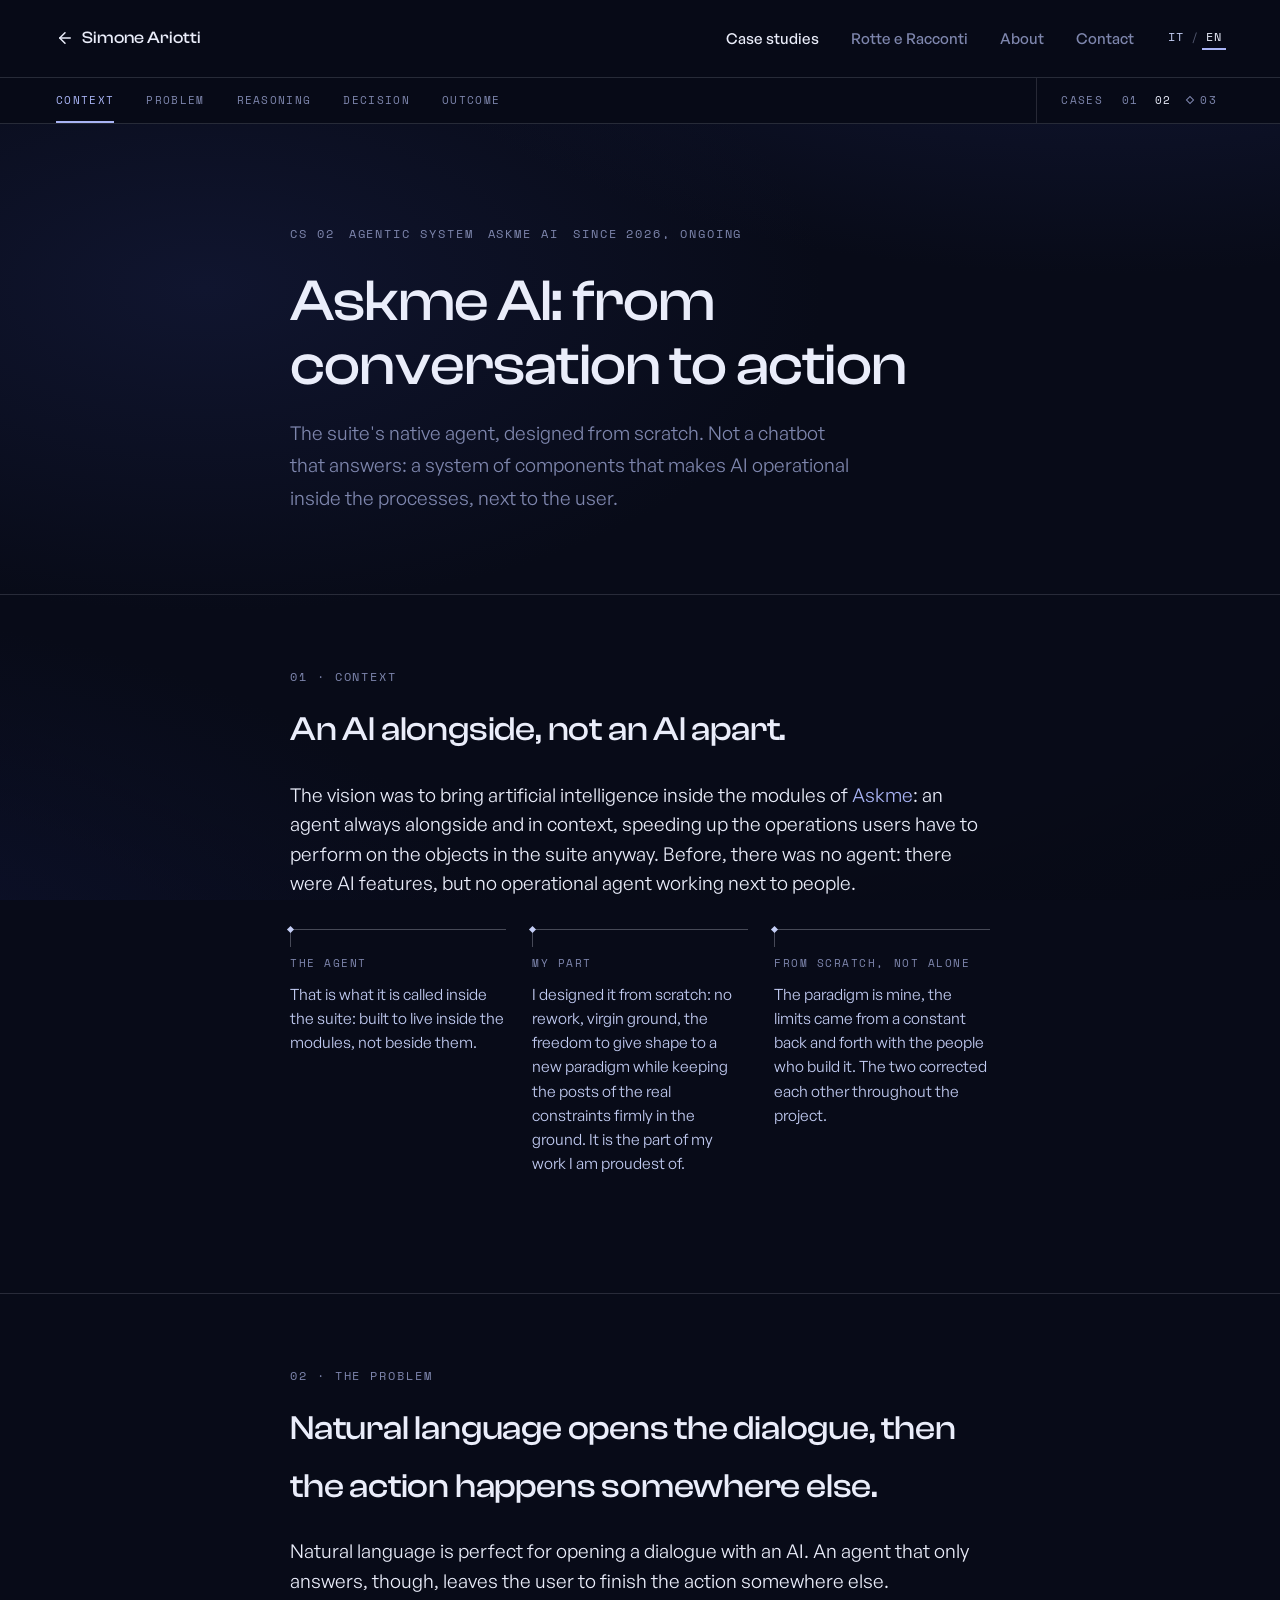
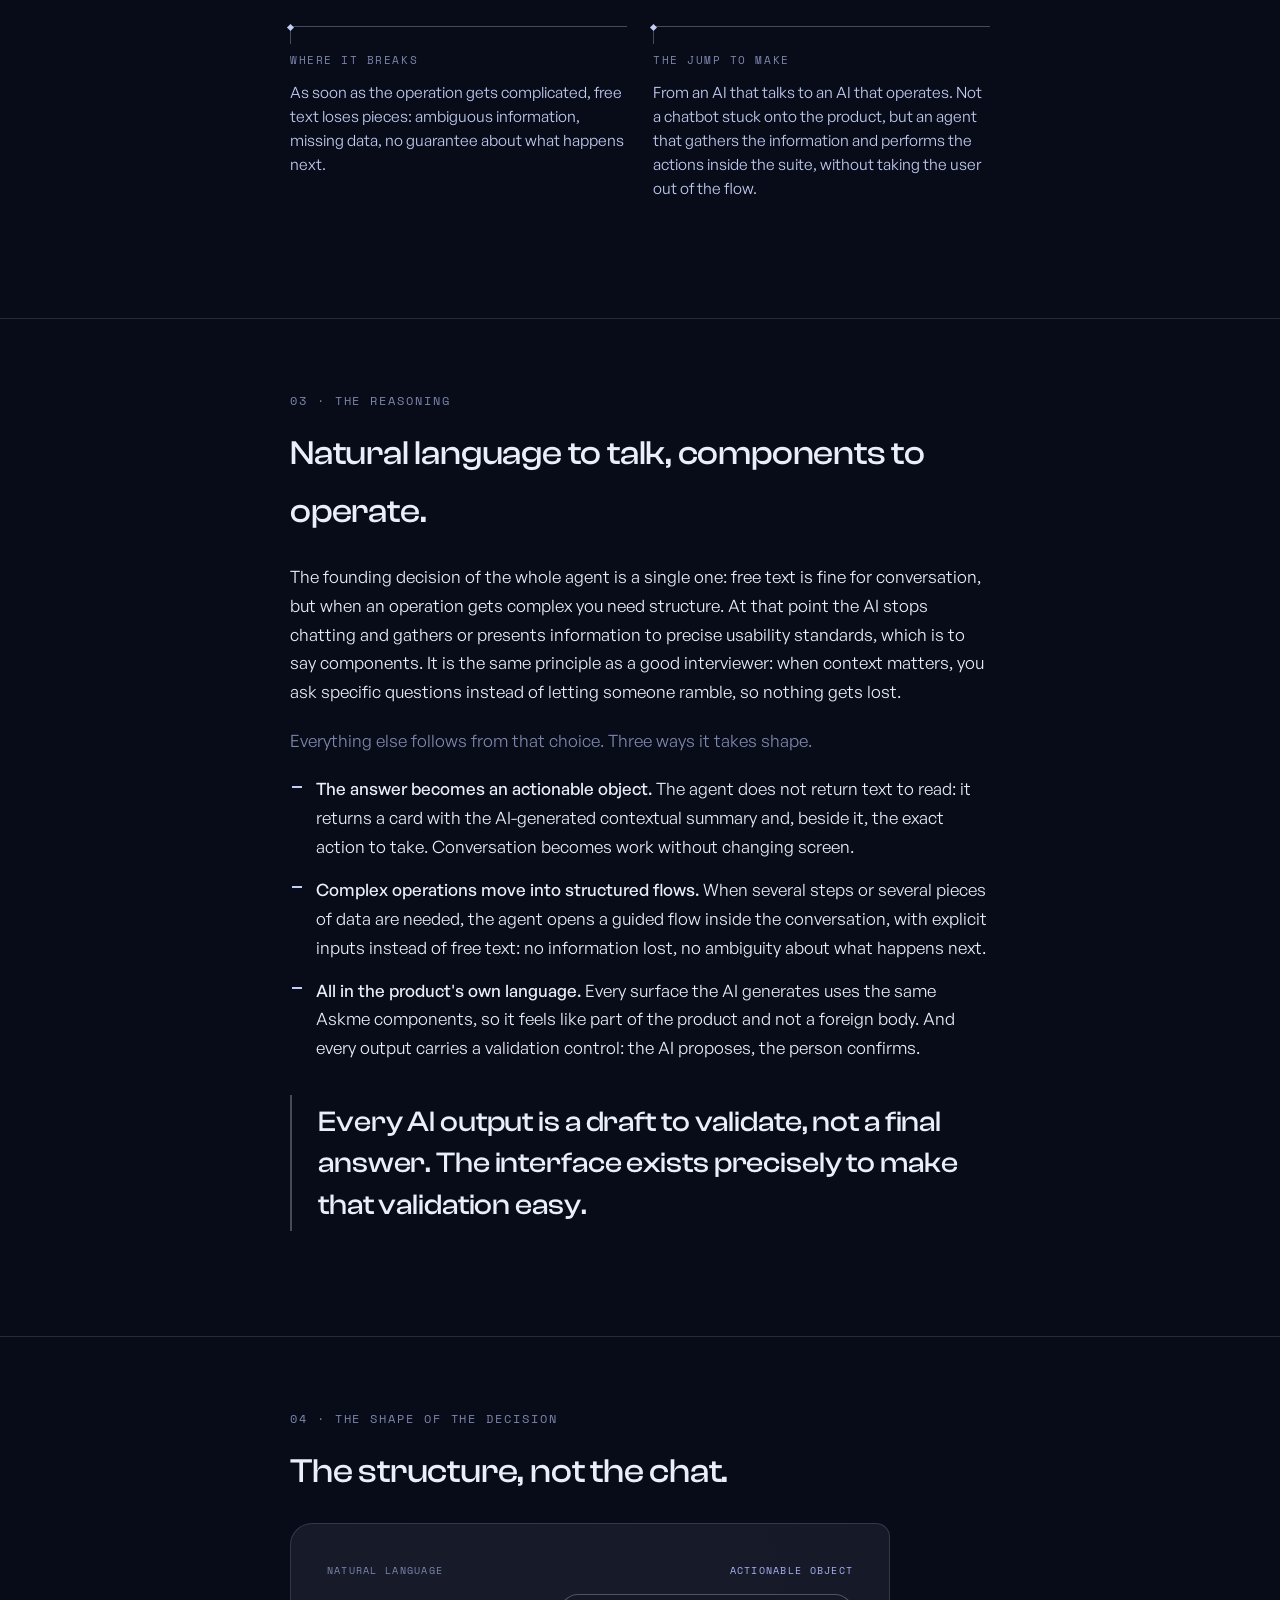
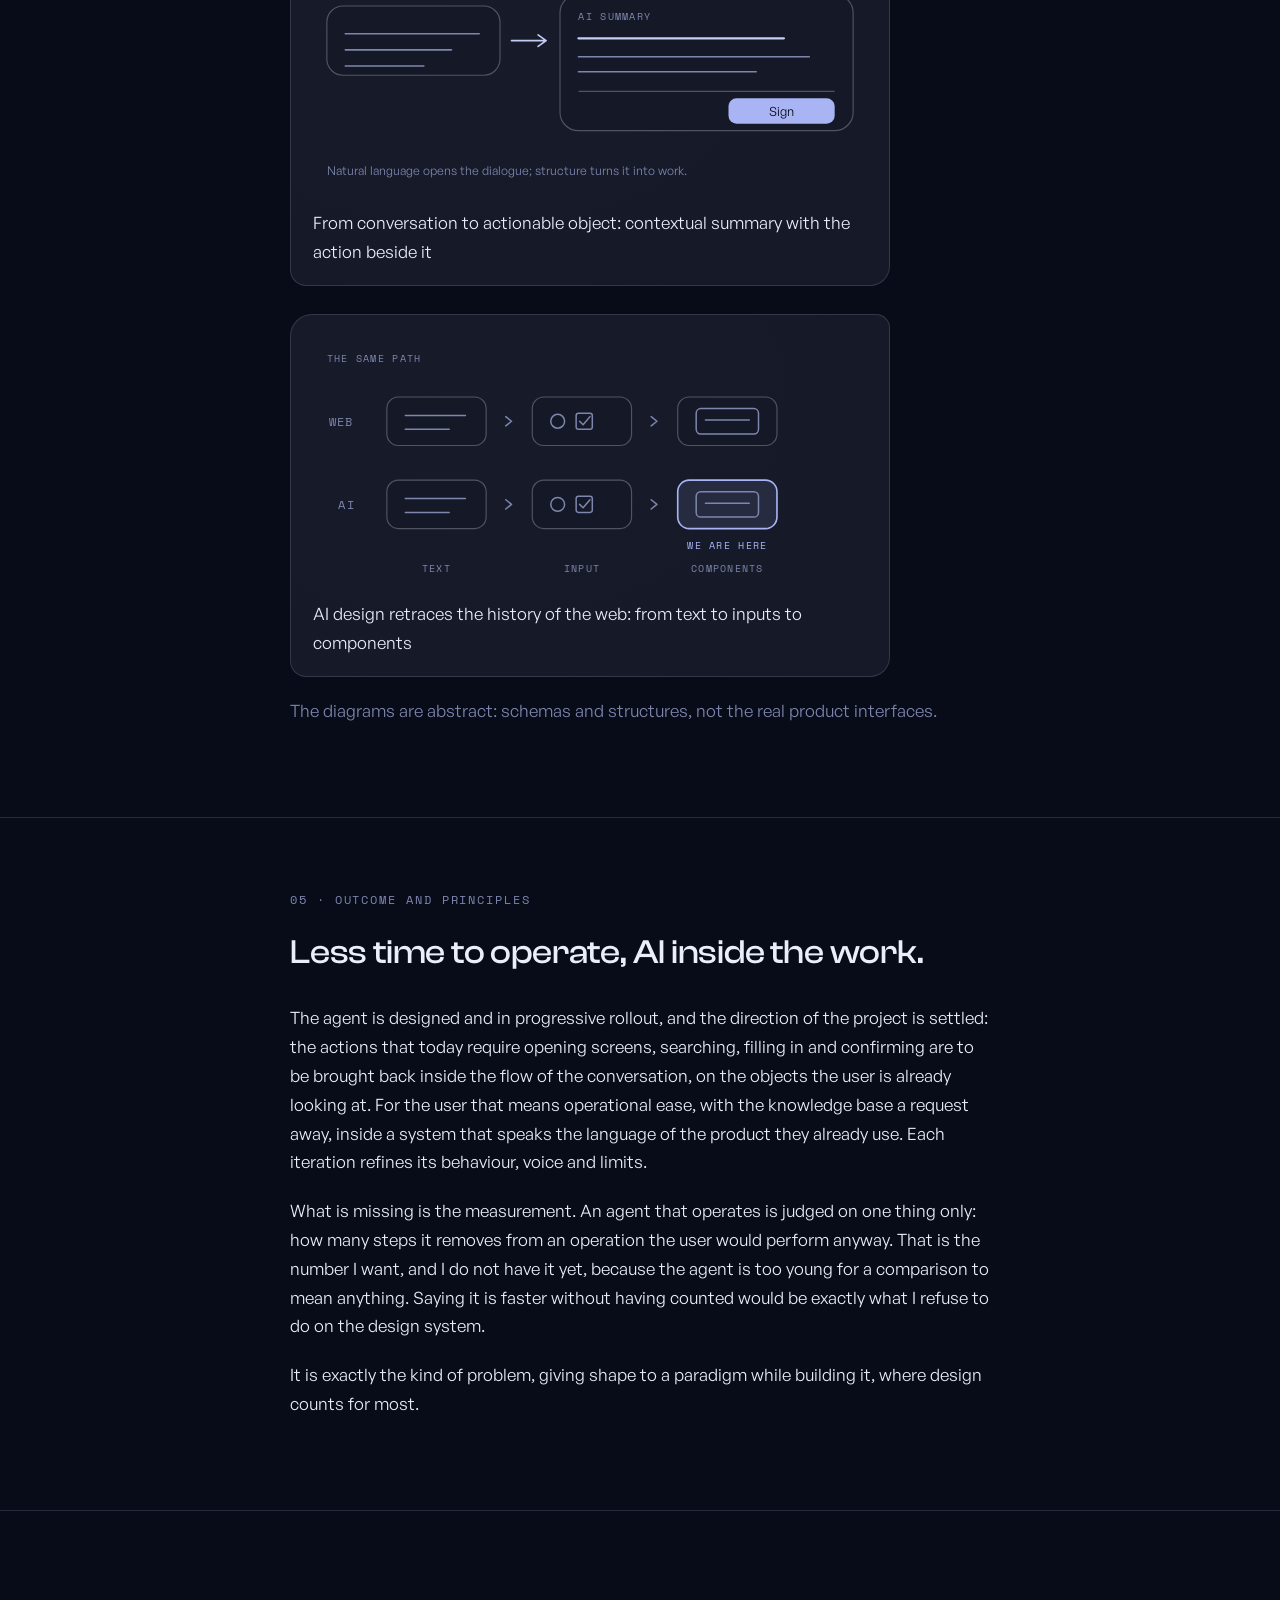
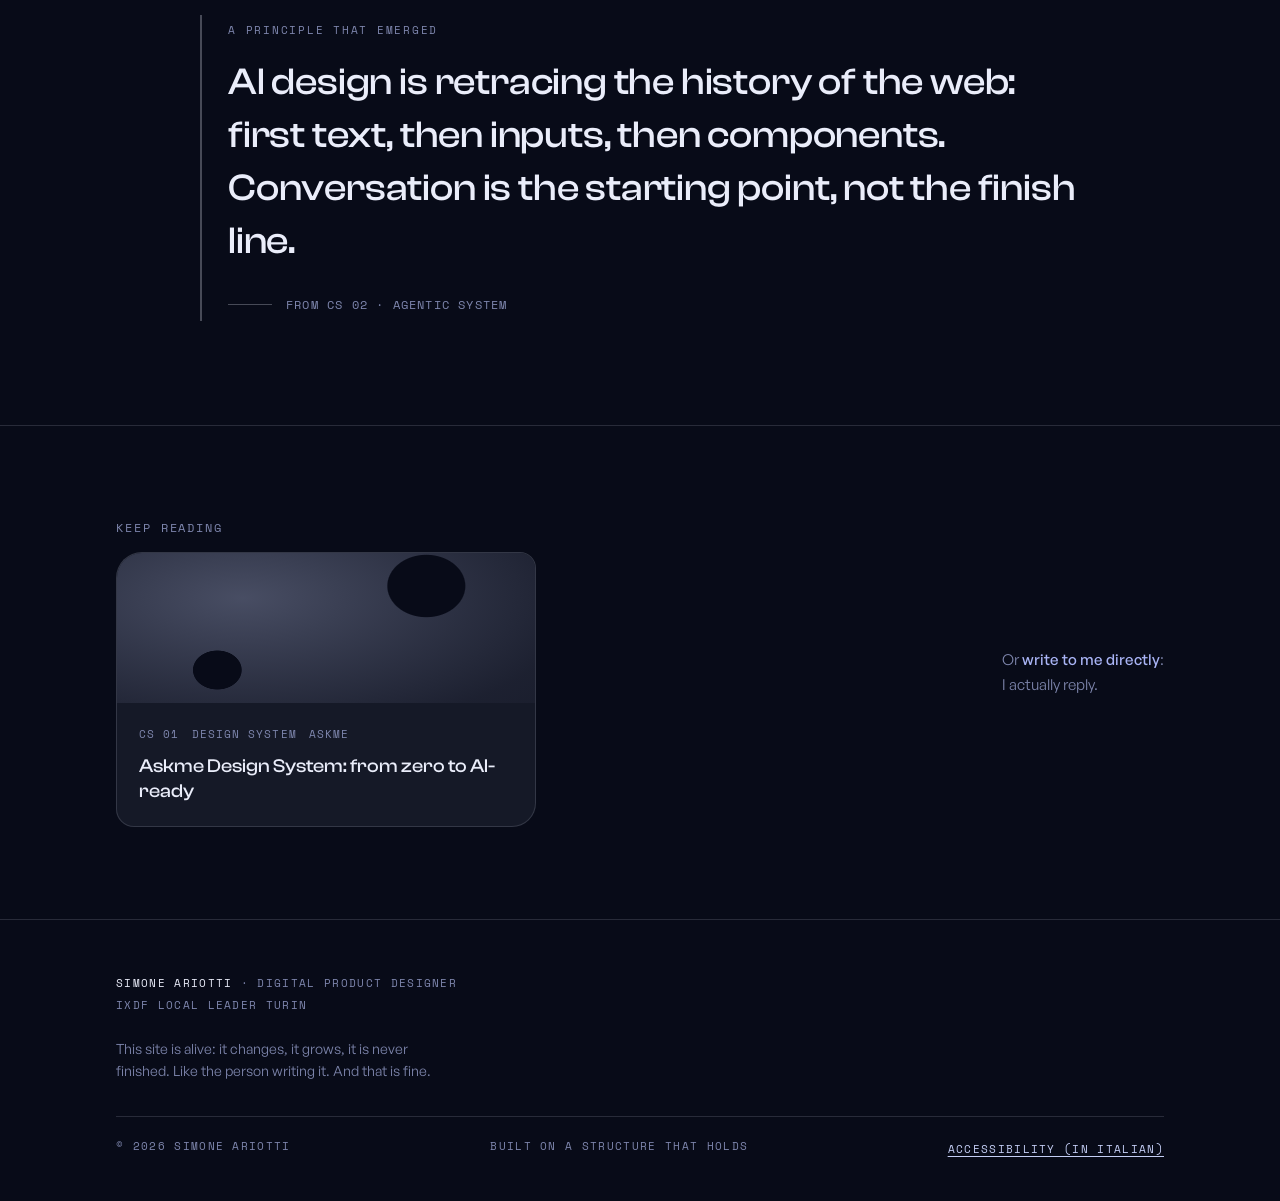
<file: en/case-study-02.html>
<!DOCTYPE html>
<html lang="en">
<head>
<meta charset="UTF-8">
<meta name="viewport" content="width=device-width, initial-scale=1.0">
<title>Askme AI: from conversation to action · Simone Ariotti</title>
<meta name="description" content="Designing an agent that operates, not just answers: from conversation to actionable object inside an enterprise platform. An evolving case.">
<link rel="canonical" href="https://simoneariotti.github.io/portfolio/en/case-study-02.html">
<link rel="alternate" hreflang="it" href="https://simoneariotti.github.io/portfolio/case-study-02.html">
<link rel="alternate" hreflang="en" href="https://simoneariotti.github.io/portfolio/en/case-study-02.html">
<link rel="alternate" hreflang="x-default" href="https://simoneariotti.github.io/portfolio/case-study-02.html">
<meta name="author" content="Simone Ariotti">
<meta name="theme-color" content="#080B18">

<link rel="icon" href="../assets/favicon.svg" type="image/svg+xml">
<link rel="icon" href="../assets/favicon-32.png" sizes="32x32" type="image/png">
<link rel="apple-touch-icon" href="../assets/apple-touch-icon.png">

<meta property="og:type" content="website">
<meta property="og:site_name" content="Simone Ariotti">
<meta property="og:locale" content="en_GB">
<meta property="og:url" content="https://simoneariotti.github.io/portfolio/en/case-study-02.html">
<meta property="og:title" content="Askme AI: dalla conversazione all'azione · Simone Ariotti">
<meta property="og:description" content="Designing an agent that operates, not just answers: from conversation to actionable object inside an enterprise platform. An evolving case.">
<meta property="og:image" content="https://simoneariotti.github.io/portfolio/assets/og-image.jpg">
<meta property="og:image:width" content="1200">
<meta property="og:image:height" content="630">
<meta property="og:image:alt" content="A violet-ice lattice structure on a deep indigo field, with the line: I design systems that hold up as they grow.">

<meta name="twitter:card" content="summary_large_image">
<meta name="twitter:title" content="Askme AI: dalla conversazione all'azione · Simone Ariotti">
<meta name="twitter:description" content="Designing an agent that operates, not just answers: from conversation to actionable object inside an enterprise platform. An evolving case.">
<meta name="twitter:image" content="https://simoneariotti.github.io/portfolio/assets/og-image.jpg">
<link rel="stylesheet" href="../assets/stile.css">
<link rel="stylesheet" href="../assets/caso.css">
</head>
<body>

<!-- Sprite iconografica: SOLO Lucide, stroke 2, currentColor -->
<!-- ═══ ICONOGRAFIA · blocco identico su ogni pagina, vedi storybook ═══
     Griglia 24, tratto 2, estremi e giunti tondi, nessun riempimento, colore
     ereditato da currentColor. Quattro segni e basta: freccia (vai), giu'
     (scendi nella pagina), esterno (esci dal sito), indietro (torna alla home).
     Uno stato non e' un'icona: lo dice il nodo di .gate. -->
<svg width="0" height="0" style="position:absolute" aria-hidden="true">
  <symbol id="i-freccia" viewBox="0 0 24 24"><path d="M5 12h14"/><path d="m12 5 7 7-7 7"/></symbol>
  <symbol id="i-giu" viewBox="0 0 24 24"><path d="M12 5v14"/><path d="m19 12-7 7-7-7"/></symbol>
  <symbol id="i-esterno" viewBox="0 0 24 24"><path d="M7 7h10v10"/><path d="M7 17 17 7"/></symbol>
  <symbol id="i-indietro" viewBox="0 0 24 24"><path d="M19 12H5"/><path d="m12 19-7-7 7-7"/></symbol>
</svg>

<a class="salta" href="#contenuto">Skip to content</a>

<nav class="principale" aria-label="Main">
  <a class="logo" href="index.html"><svg class="icona" style="width:18px;height:18px" aria-hidden="true"><use href="#i-indietro"/></svg>Simone Ariotti</a>
  <ul>
    <li><a href="index.html#lavori" aria-current="page">Case studies</a></li>
    <li><a href="index.html#rr">Rotte e Racconti</a></li>
    <li><a href="about.html">About</a></li>
    <li><a href="index.html#contatti">Contact</a></li>
    <li class="lingua"><a href="../case-study-02.html" hreflang="it" lang="it" title="Leggi in italiano">IT</a><span class="sep" aria-hidden="true">/</span><span class="attiva" aria-current="true">EN</span></li>
  </ul>
</nav>

<nav class="indice" aria-label="Page index">
  <ul>
    <li><a href="#s01">Context</a></li>
    <li><a href="#s02">Problem</a></li>
    <li><a href="#s03">Reasoning</a></li>
    <li><a href="#s04">Decision</a></li>
    <li><a href="#s05">Outcome</a></li>
  </ul>
  <div class="casi">
    <span class="eti" aria-hidden="true">Cases</span>
    <a href="case-study-01.html" title="01 Design system">01<span class="fuori-vista">Design system</span></a>
    <span class="voce" aria-current="page" title="02 Agentic system">02<span class="fuori-vista">Agentic system</span><span class="fuori-vista">: you are here</span></span>
    <span class="voce gate" data-stato="atteso" title="03 Conversation design: being written">03<span class="fuori-vista">Conversation design</span><span class="fuori-vista">: being written</span></span>
  </div>
</nav>

<main id="contenuto">
<!-- ═══ HERO DI PAGINA ═══ -->
<header class="cs-hero">
  <div class="wrap-prosa">
    <p class="meta"><span>CS 02</span><span>Agentic system</span><span>Askme AI</span><span>Since 2026, ongoing</span></p>
    <h1>Askme AI: from conversation to action</h1>
    <p class="piano">The suite's native agent, designed from scratch. Not a chatbot that answers: a system of components that makes AI operational inside the processes, next to the user.</p>
  </div>
</header>

<!-- ═══ 01 CONTESTO ═══ -->
<section class="blocco" id="s01">
  <div class="wrap-prosa">
    <p class="eyebrow">01 · Context</p>
    <h2>An AI alongside, not an AI apart.</h2>
    <p class="attacco">The vision was to bring artificial intelligence inside the modules of <a href="https://askme.it" target="_blank" rel="noopener">Askme</a>: an agent always alongside and in context, speeding up the operations users have to perform on the objects in the suite anyway. Before, there was no agent: there were AI features, but no operational agent working next to people.</p>
    <ul class="carte">
      <li><span class="c-eti">The Agent</span><span class="c-testo">That is what it is called inside the suite: built to live inside the modules, not beside them.</span></li>
      <li><span class="c-eti">My part</span><span class="c-testo">I designed it from scratch: no rework, virgin ground, the freedom to give shape to a new paradigm while keeping the posts of the real constraints firmly in the ground. It is the part of my work I am proudest of.</span></li>
      <li><span class="c-eti">From scratch, not alone</span><span class="c-testo">The paradigm is mine, the limits came from a constant back and forth with the people who build it. The two corrected each other throughout the project.</span></li>
    </ul>
  </div>
</section>

<!-- ═══ 02 IL PROBLEMA ═══ -->
<section class="blocco" id="s02">
  <div class="wrap-prosa">
    <p class="eyebrow">02 · The problem</p>
    <h2>Natural language opens the dialogue, then the action happens somewhere else.</h2>
    <p class="attacco">Natural language is perfect for opening a dialogue with an AI. An agent that only answers, though, leaves the user to finish the action somewhere else.</p>
    <ul class="carte">
      <li><span class="c-eti">Where it breaks</span><span class="c-testo">As soon as the operation gets complicated, free text loses pieces: ambiguous information, missing data, no guarantee about what happens next.</span></li>
      <li><span class="c-eti">The jump to make</span><span class="c-testo">From an AI that talks to an AI that operates. Not a chatbot stuck onto the product, but an agent that gathers the information and performs the actions inside the suite, without taking the user out of the flow.</span></li>
    </ul>
  </div>
</section>

<!-- ═══ 03 IL RAGIONAMENTO ═══ -->
<section class="blocco" id="s03">
  <div class="wrap-prosa">
    <p class="eyebrow">03 · The reasoning</p>
    <h2>Natural language to talk, components to operate.</h2>

    <p>The founding decision of the whole agent is a single one: free text is fine for conversation, but when an operation gets complex you need structure. At that point the AI stops chatting and gathers or presents information to precise usability standards, which is to say components. It is the same principle as a good interviewer: when context matters, you ask specific questions instead of letting someone ramble, so nothing gets lost.</p>
    <p class="secondario">Everything else follows from that choice. Three ways it takes shape.</p>
    <ul>
      <li><strong>The answer becomes an actionable object.</strong> The agent does not return text to read: it returns a card with the AI-generated contextual summary and, beside it, the exact action to take. Conversation becomes work without changing screen.</li>
      <li><strong>Complex operations move into structured flows.</strong> When several steps or several pieces of data are needed, the agent opens a guided flow inside the conversation, with explicit inputs instead of free text: no information lost, no ambiguity about what happens next.</li>
      <li><strong>All in the product's own language.</strong> Every surface the AI generates uses the same Askme components, so it feels like part of the product and not a foreign body. And every output carries a validation control: the AI proposes, the person confirms.</li>
    </ul>
    <p class="evidenza">Every AI output is a draft to validate, not a final answer. The interface exists precisely to make that validation easy.</p>
  </div>
</section>

<!-- ═══ 04 LAVORO SELEZIONATO ═══ -->
<section class="blocco" id="s04">
  <div class="wrap-prosa">
    <p class="eyebrow">04 · The shape of the decision</p>
    <h2>The structure, not the chat.</h2>
    <div class="figure">
      <figure class="figura">
        <svg viewBox="0 0 480 214" role="img" aria-labelledby="d1t d1d" xmlns="http://www.w3.org/2000/svg">
          <title id="d1t">From conversation to actionable object</title>
          <desc id="d1d">A natural-language request becomes a structured card with a contextual summary and the action to take beside it.</desc>
          <style>
            .bub{fill:var(--superficie);stroke:var(--bordo-forte);stroke-width:1}
            .gl{stroke:var(--mezzo);stroke-width:1.4;fill:none;stroke-linecap:round}
            .hd{stroke:var(--ghiaccio);stroke-width:2;stroke-linecap:round}
            .dv{stroke:var(--bordo-forte);stroke-width:1}
            .flow{stroke:var(--ghiaccio);stroke-width:1.4;fill:none;stroke-linecap:round;stroke-linejoin:round}
            .btn{fill:var(--funzione)}
            .btntx{font-family:var(--font-body);font-size:11px;fill:var(--abisso)}
            .tag{font-family:var(--font-mono);font-size:9px;letter-spacing:1.1px;fill:var(--mezzo)}
            .tagk{fill:var(--funzione)}
            .cap{font-family:var(--font-body);font-size:10.5px;fill:var(--mezzo)}
          </style>
          <text x="12" y="24" class="tag">NATURAL LANGUAGE</text>
          <text x="468" y="24" text-anchor="end" class="tag tagk">ACTIONABLE OBJECT</text>
          <rect class="bub" x="12" y="52" width="150" height="60" rx="14"/>
          <line class="gl" x1="28" y1="76" x2="144" y2="76"/>
          <line class="gl" x1="28" y1="90" x2="120" y2="90"/>
          <line class="gl" x1="28" y1="104" x2="96" y2="104"/>
          <path class="flow" d="M172,82 h30 m-7,-5 l7,5 l-7,5"/>
          <rect class="bub" x="214" y="42" width="254" height="118" rx="16"/>
          <text x="230" y="64" class="tag">AI SUMMARY</text>
          <line class="hd" x1="230" y1="80" x2="408" y2="80"/>
          <line class="gl" x1="230" y1="96" x2="430" y2="96"/>
          <line class="gl" x1="230" y1="109" x2="384" y2="109"/>
          <line class="dv" x1="230" y1="126" x2="452" y2="126"/>
          <rect class="btn" x="360" y="132" width="92" height="22" rx="7"/>
          <text x="406" y="147" text-anchor="middle" class="btntx">Sign</text>
          <text x="12" y="198" class="cap">Natural language opens the dialogue; structure turns it into work.</text>
        </svg>
        <figcaption>From conversation to actionable object: contextual summary with the action beside it</figcaption>
      </figure>
      <figure class="figura">
        <svg viewBox="0 0 480 214" role="img" aria-labelledby="d2t d2d" xmlns="http://www.w3.org/2000/svg">
          <title id="d2t">The same path as the web</title>
          <desc id="d2d">Web design went from text to inputs to components. AI design is walking the same road, and has now reached components.</desc>
          <style>
            .nd{fill:var(--superficie);stroke:var(--bordo-forte);stroke-width:1}
            .ndk{fill:color-mix(in srgb,var(--funzione) 12%,var(--superficie));stroke:var(--funzione);stroke-width:1.4}
            .g{stroke:var(--mezzo);stroke-width:1.3;fill:none;stroke-linecap:round;stroke-linejoin:round}
            .ch{stroke:var(--mezzo);stroke-width:1.3;fill:none;stroke-linecap:round;stroke-linejoin:round}
            .rowlab{font-family:var(--font-mono);font-size:10px;letter-spacing:1px;fill:var(--mezzo)}
            .tag{font-family:var(--font-mono);font-size:9px;letter-spacing:1.1px;fill:var(--mezzo)}
            .tagk{fill:var(--funzione)}
          </style>
          <text x="12" y="22" class="tag">THE SAME PATH</text>
          <!-- WEB row -->
          <text x="14" y="77" class="rowlab">WEB</text>
          <rect class="nd" x="64" y="52" width="86" height="42" rx="10"/>
          <line class="g" x1="80" y1="68" x2="132" y2="68"/><line class="g" x1="80" y1="80" x2="118" y2="80"/>
          <path class="ch" d="M167,69 l5,4 l-5,4"/>
          <rect class="nd" x="190" y="52" width="86" height="42" rx="10"/>
          <circle class="g" cx="212" cy="73" r="6"/><rect class="g" x="228" y="66" width="14" height="14" rx="2"/><path class="g" d="M231,73 l3,3 l6,-7"/>
          <path class="ch" d="M293,69 l5,4 l-5,4"/>
          <rect class="nd" x="316" y="52" width="86" height="42" rx="10"/>
          <rect class="g" x="332" y="62" width="54" height="22" rx="4"/><line class="g" x1="340" y1="72" x2="378" y2="72"/>
          <!-- AI row -->
          <text x="22" y="149" class="rowlab">AI</text>
          <rect class="nd" x="64" y="124" width="86" height="42" rx="10"/>
          <line class="g" x1="80" y1="140" x2="132" y2="140"/><line class="g" x1="80" y1="152" x2="118" y2="152"/>
          <path class="ch" d="M167,141 l5,4 l-5,4"/>
          <rect class="nd" x="190" y="124" width="86" height="42" rx="10"/>
          <circle class="g" cx="212" cy="145" r="6"/><rect class="g" x="228" y="138" width="14" height="14" rx="2"/><path class="g" d="M231,145 l3,3 l6,-7"/>
          <path class="ch" d="M293,141 l5,4 l-5,4"/>
          <rect class="ndk" x="316" y="124" width="86" height="42" rx="10"/>
          <rect class="g" x="332" y="134" width="54" height="22" rx="4"/><line class="g" x1="340" y1="144" x2="378" y2="144"/>
          <text x="359" y="184" text-anchor="middle" class="tag tagk">WE ARE HERE</text>
          <!-- stage labels -->
          <text x="107" y="204" text-anchor="middle" class="tag">TEXT</text>
          <text x="233" y="204" text-anchor="middle" class="tag">INPUT</text>
          <text x="359" y="204" text-anchor="middle" class="tag">COMPONENTS</text>
        </svg>
        <figcaption>AI design retraces the history of the web: from text to inputs to components</figcaption>
      </figure>
    </div>
    <p class="secondario">The diagrams are abstract: schemas and structures, not the real product interfaces.</p>
  </div>
</section>

<!-- ═══ 05 RISULTATO E PRINCIPI ═══ -->
<section class="blocco" id="s05">
  <div class="wrap-prosa">
    <p class="eyebrow">05 · Outcome and principles</p>
    <h2>Less time to operate, AI inside the work.</h2>
    <p>The agent is designed and in progressive rollout, and the direction of the project is settled: the actions that today require opening screens, searching, filling in and confirming are to be brought back inside the flow of the conversation, on the objects the user is already looking at. For the user that means operational ease, with the knowledge base a request away, inside a system that speaks the language of the product they already use. Each iteration refines its behaviour, voice and limits.</p>
    <p>What is missing is the measurement. An agent that operates is judged on one thing only: how many steps it removes from an operation the user would perform anyway. That is the number I want, and I do not have it yet, because the agent is too young for a comparison to mean anything. Saying it is faster without having counted would be exactly what I refuse to do on the design system.</p>
    <p>It is exactly the kind of problem, giving shape to a paradigm while building it, where design counts for most.</p>
  </div>
</section>

<!-- ═══ PRINCIPIO IN CHIUSURA ═══ -->
<section class="banda-principio">
  <div class="wrap">
    <div class="principio">
      <p class="p-label">A principle that emerged</p>
      <blockquote>AI design is retracing the history of the web: first text, then inputs, then components. Conversation is the starting point, not the finish line.</blockquote>
      <p class="p-fonte">From CS 02 · Agentic system</p>
    </div>
  </div>
</section>

<!-- ═══ CODA: prossimo case study ═══ -->
<section class="coda">
  <div class="wrap griglia">
    <div>
      <p class="eyebrow">Keep reading</p>
      <a class="cs-card" data-luce href="case-study-01.html" title="Read the case study">
        <div class="luce" aria-hidden="true"></div>
        <div class="cs-cover" aria-hidden="true"></div>
        <div class="cs-body">
          <p class="cs-meta"><span>CS 01</span><span>Design System</span><span>Askme</span></p>
          <h3>Askme Design System: from zero to AI-ready</h3>
        </div>
      </a>
    </div>
    <p class="oppure">Or <a href="index.html#contatti">write to me directly</a>:<br>I actually reply.</p>
  </div>
</section>

</main>

<footer>
  <div class="wrap">
    <p class="identita"><strong>Simone Ariotti</strong> · Digital Product Designer<br>
    IxDF Local Leader Turin</p>
    <p class="wip">This site is alive: it changes, it grows, it is never finished. Like the person writing it. And that is fine.</p>
    <div class="chiudi">
      <span>© <span data-anno>2026</span> Simone Ariotti</span>
      <span>Built on a structure that holds</span>
      <a href="../accessibilita.html" hreflang="it">Accessibility (in Italian)</a>
    </div>
  </div>
</footer>

<script src="../assets/sito.js"></script>
</body>
</html>
</file>
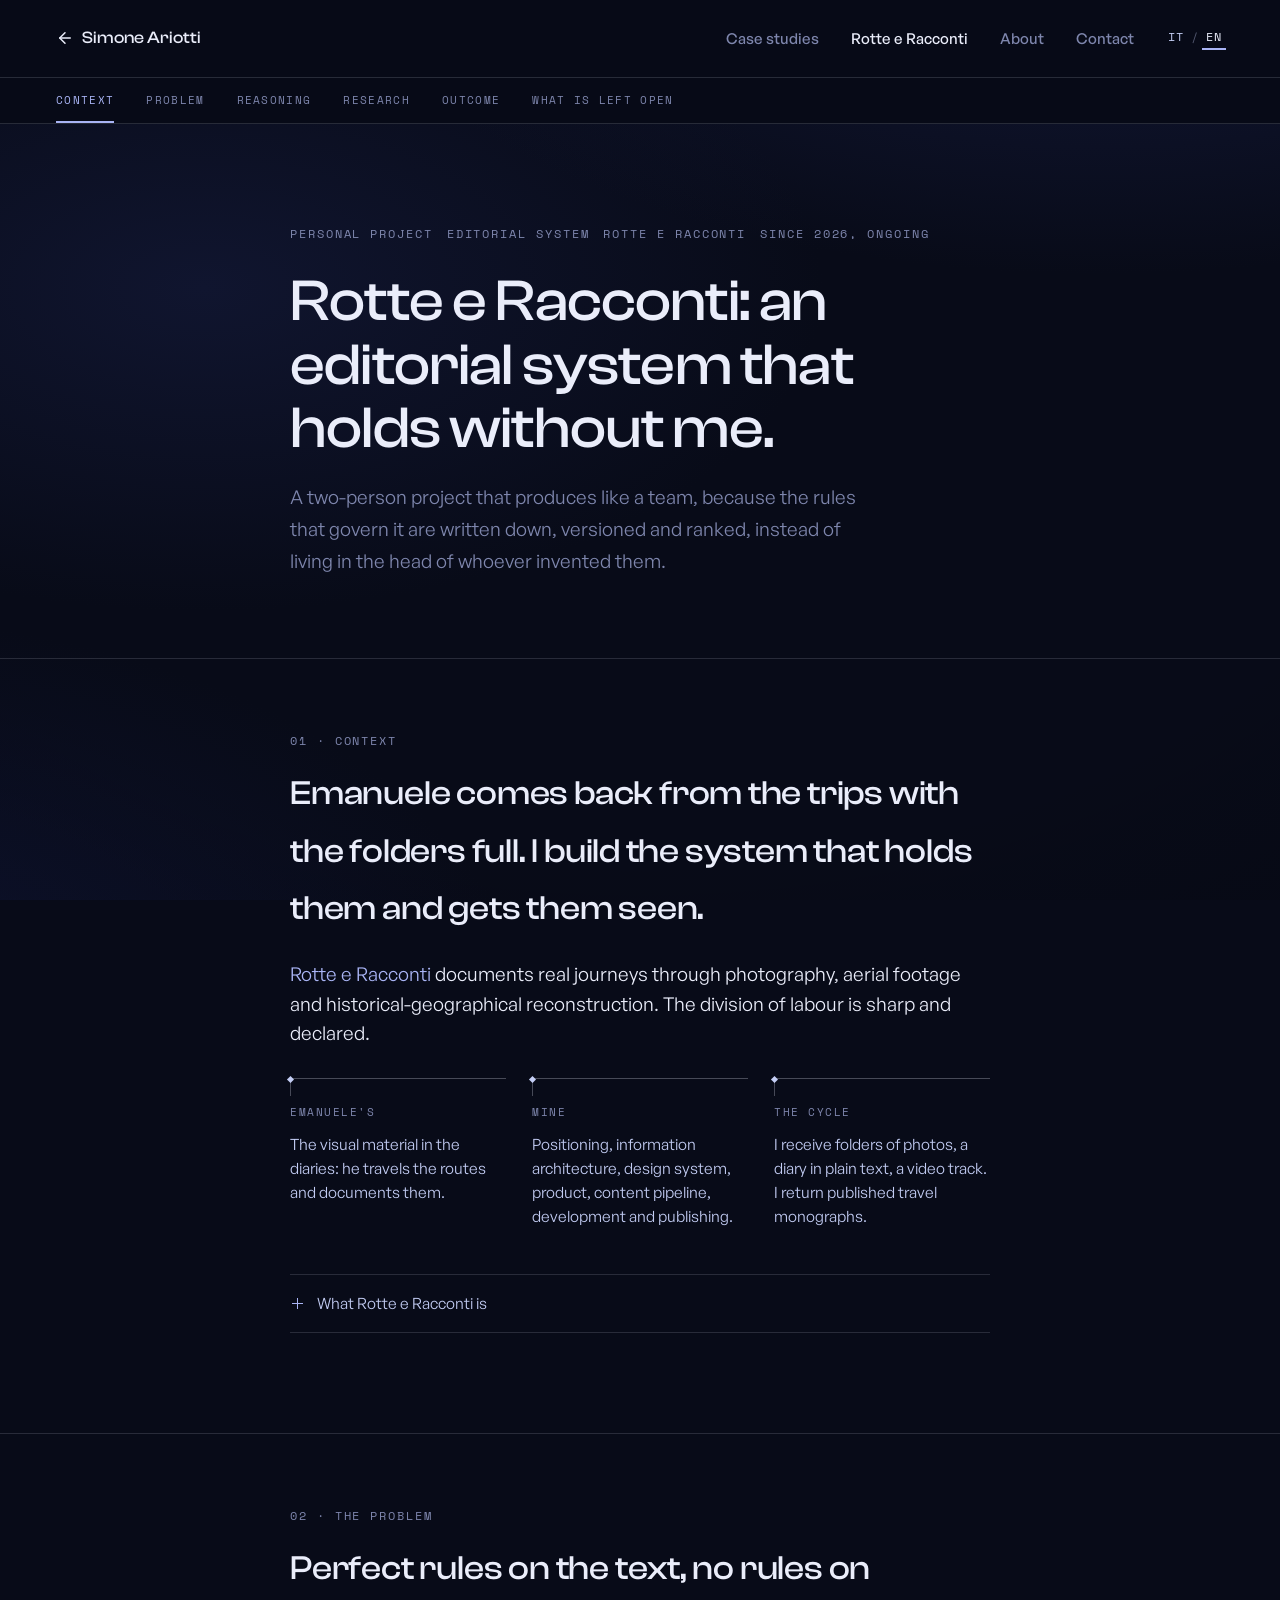
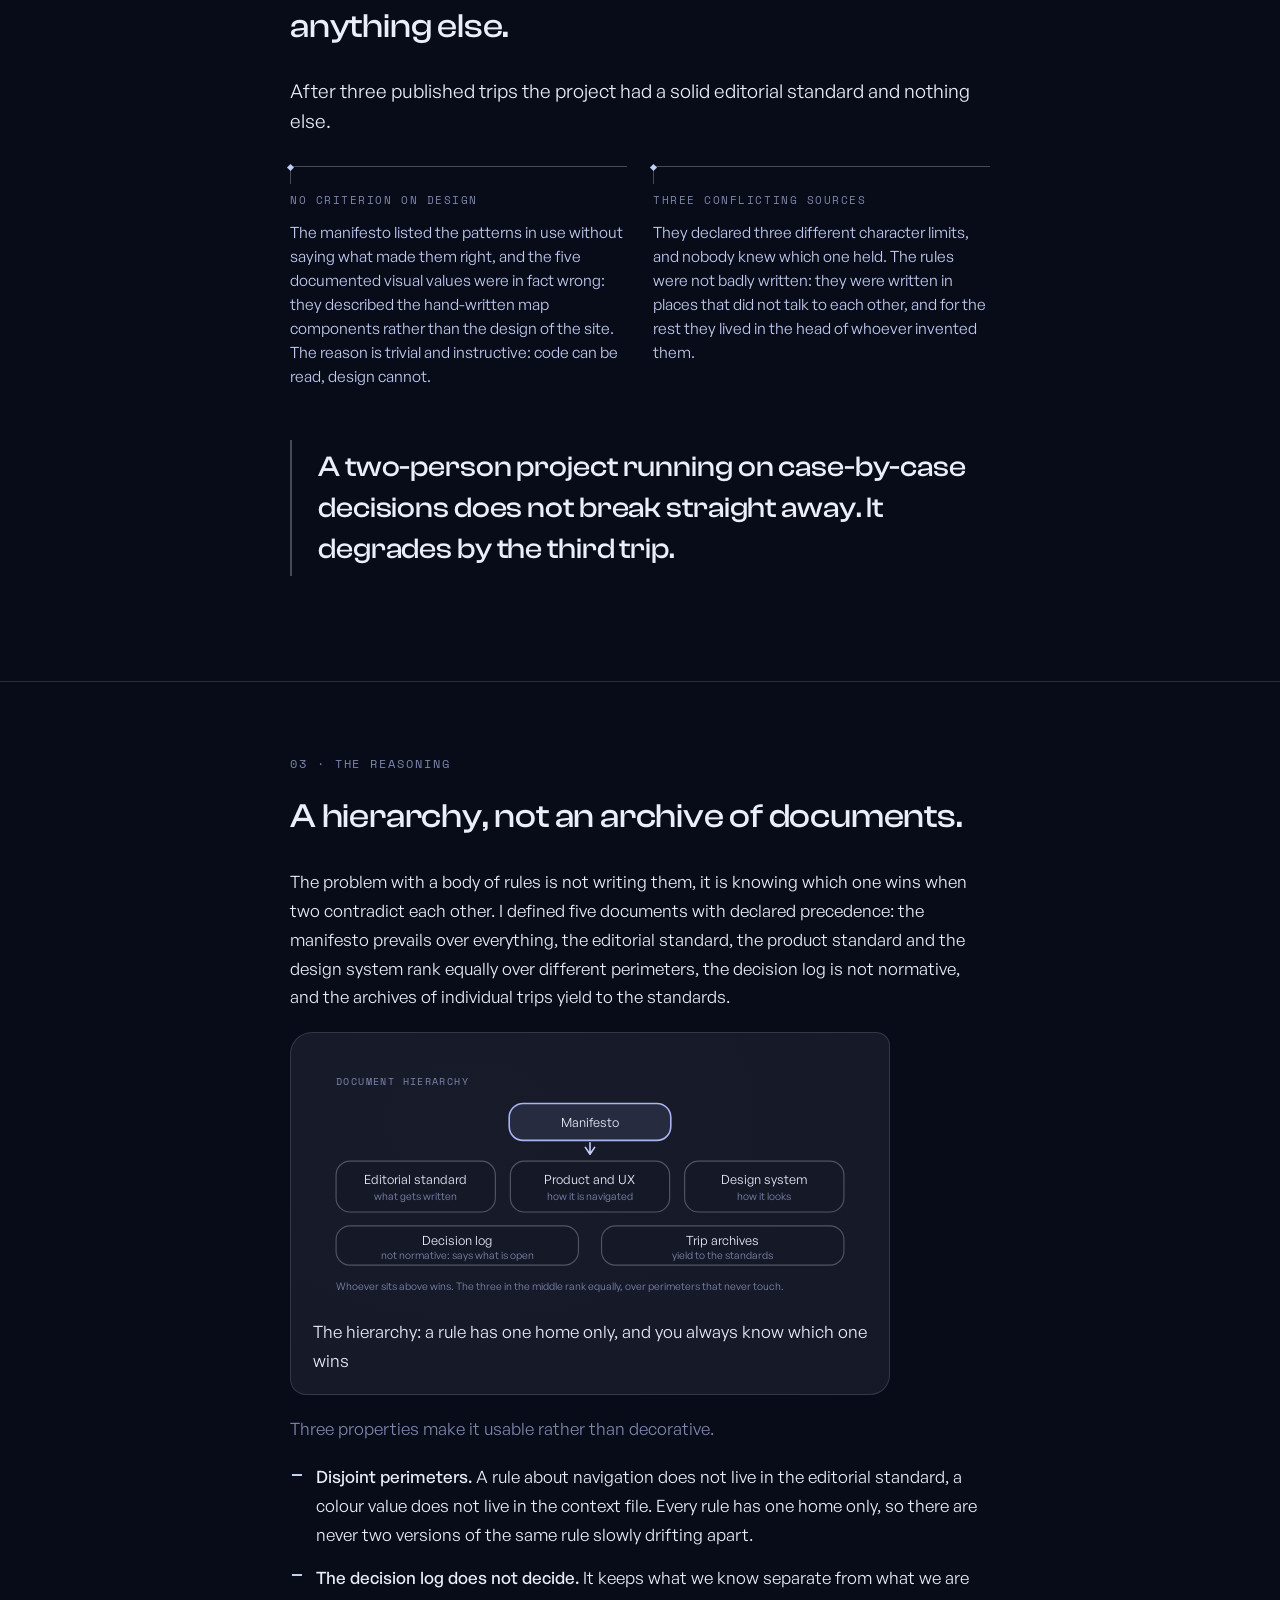
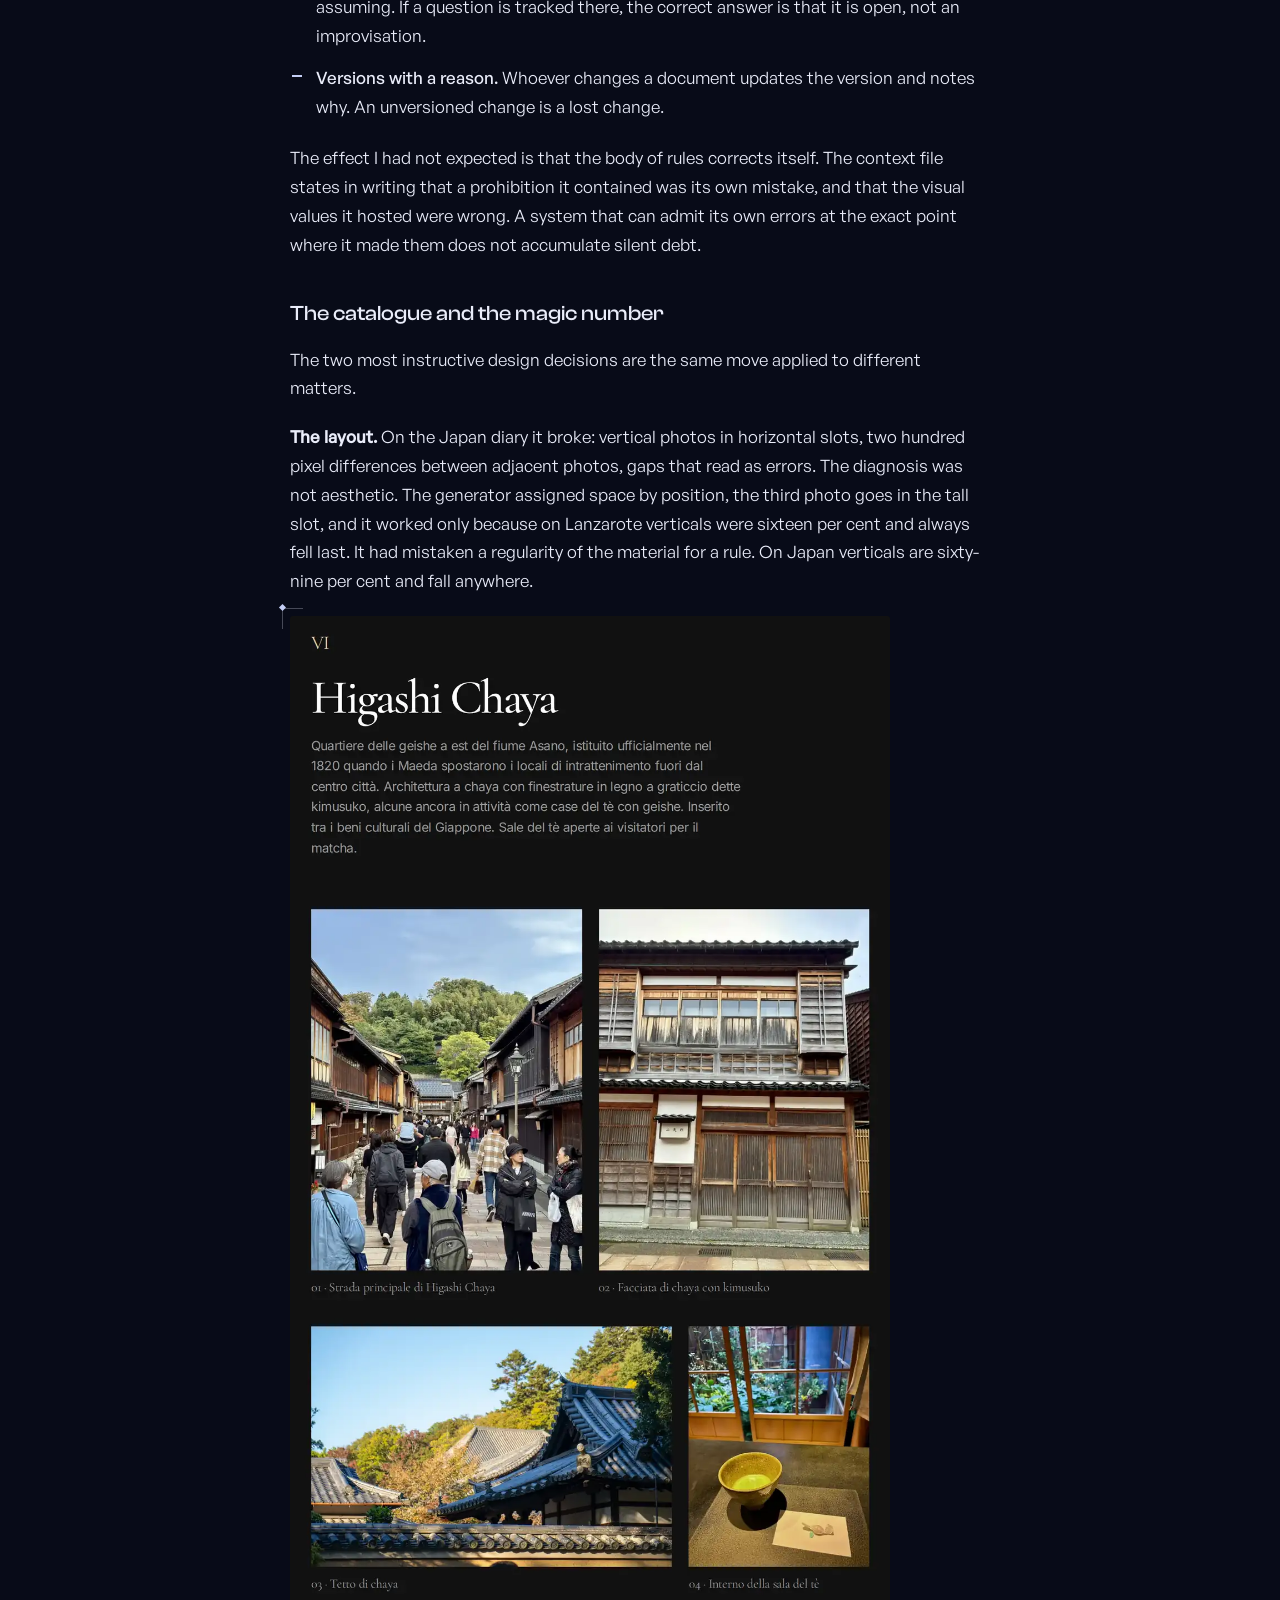
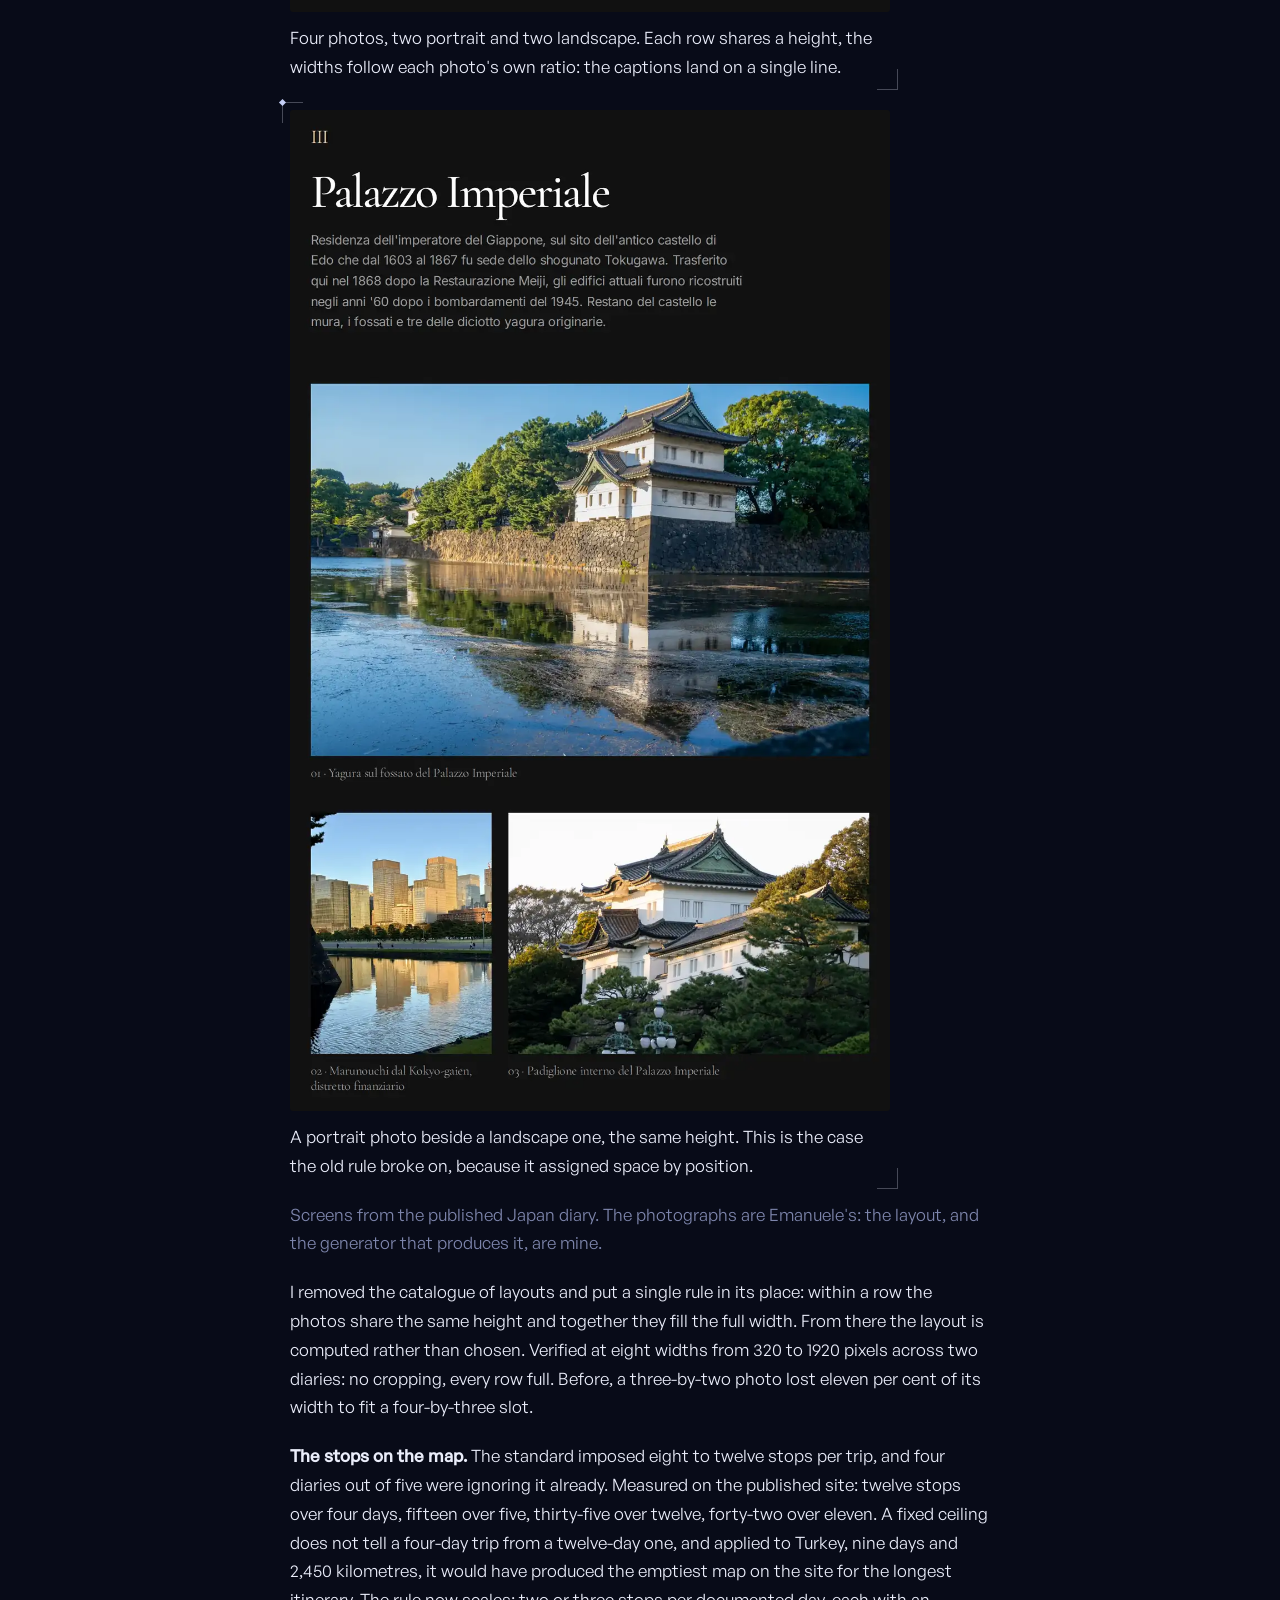
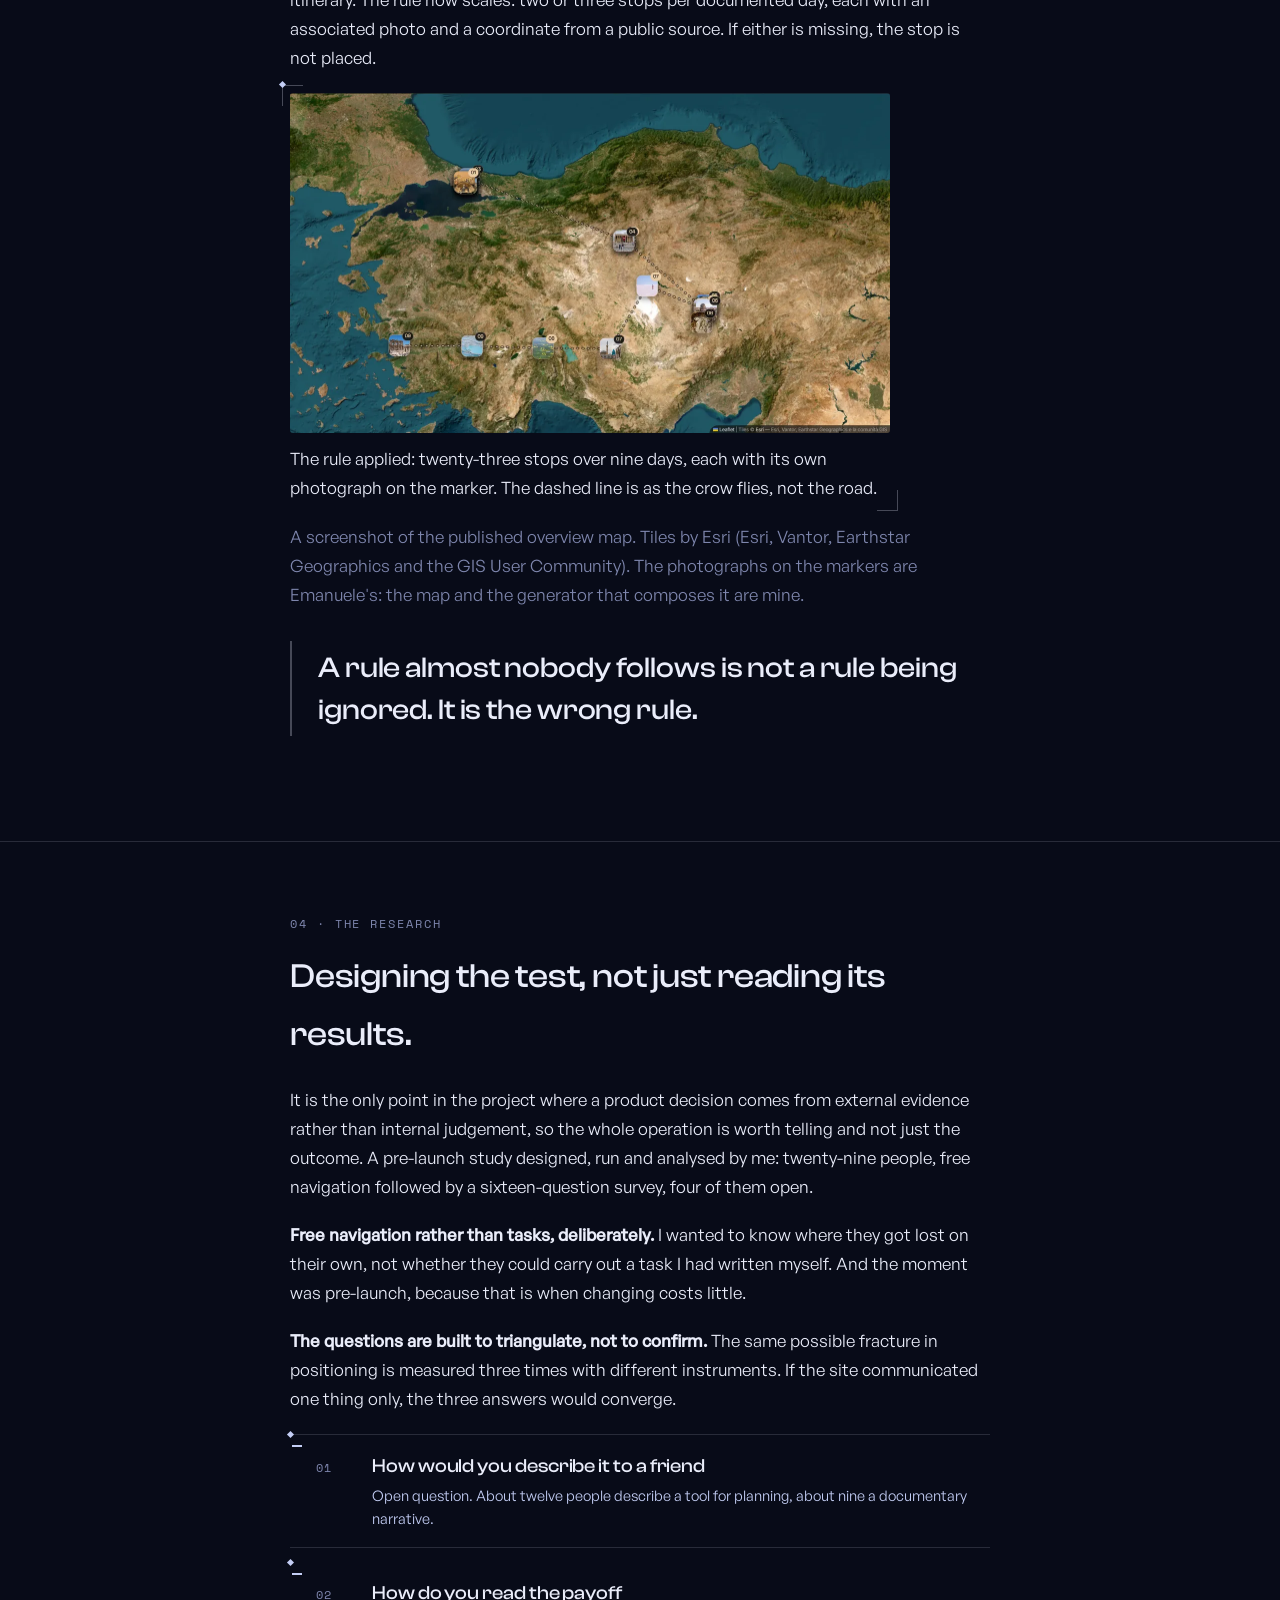
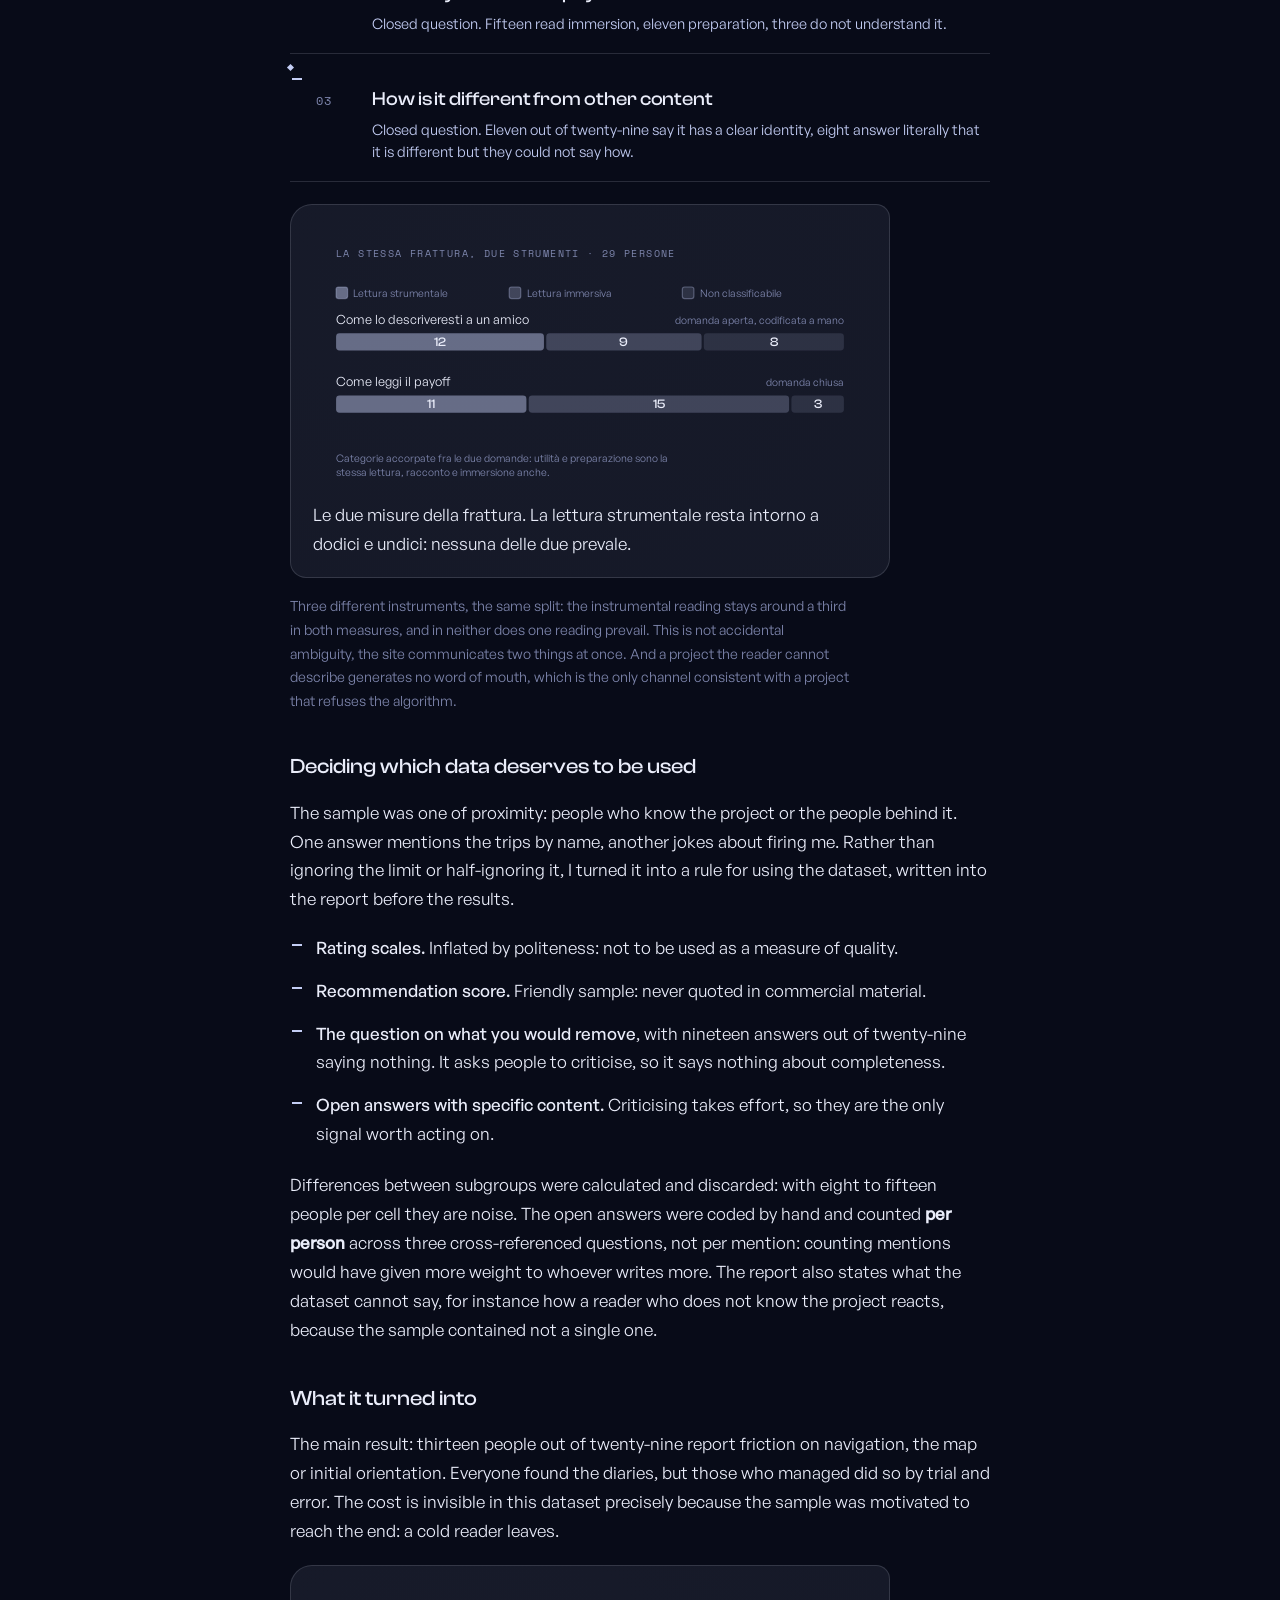
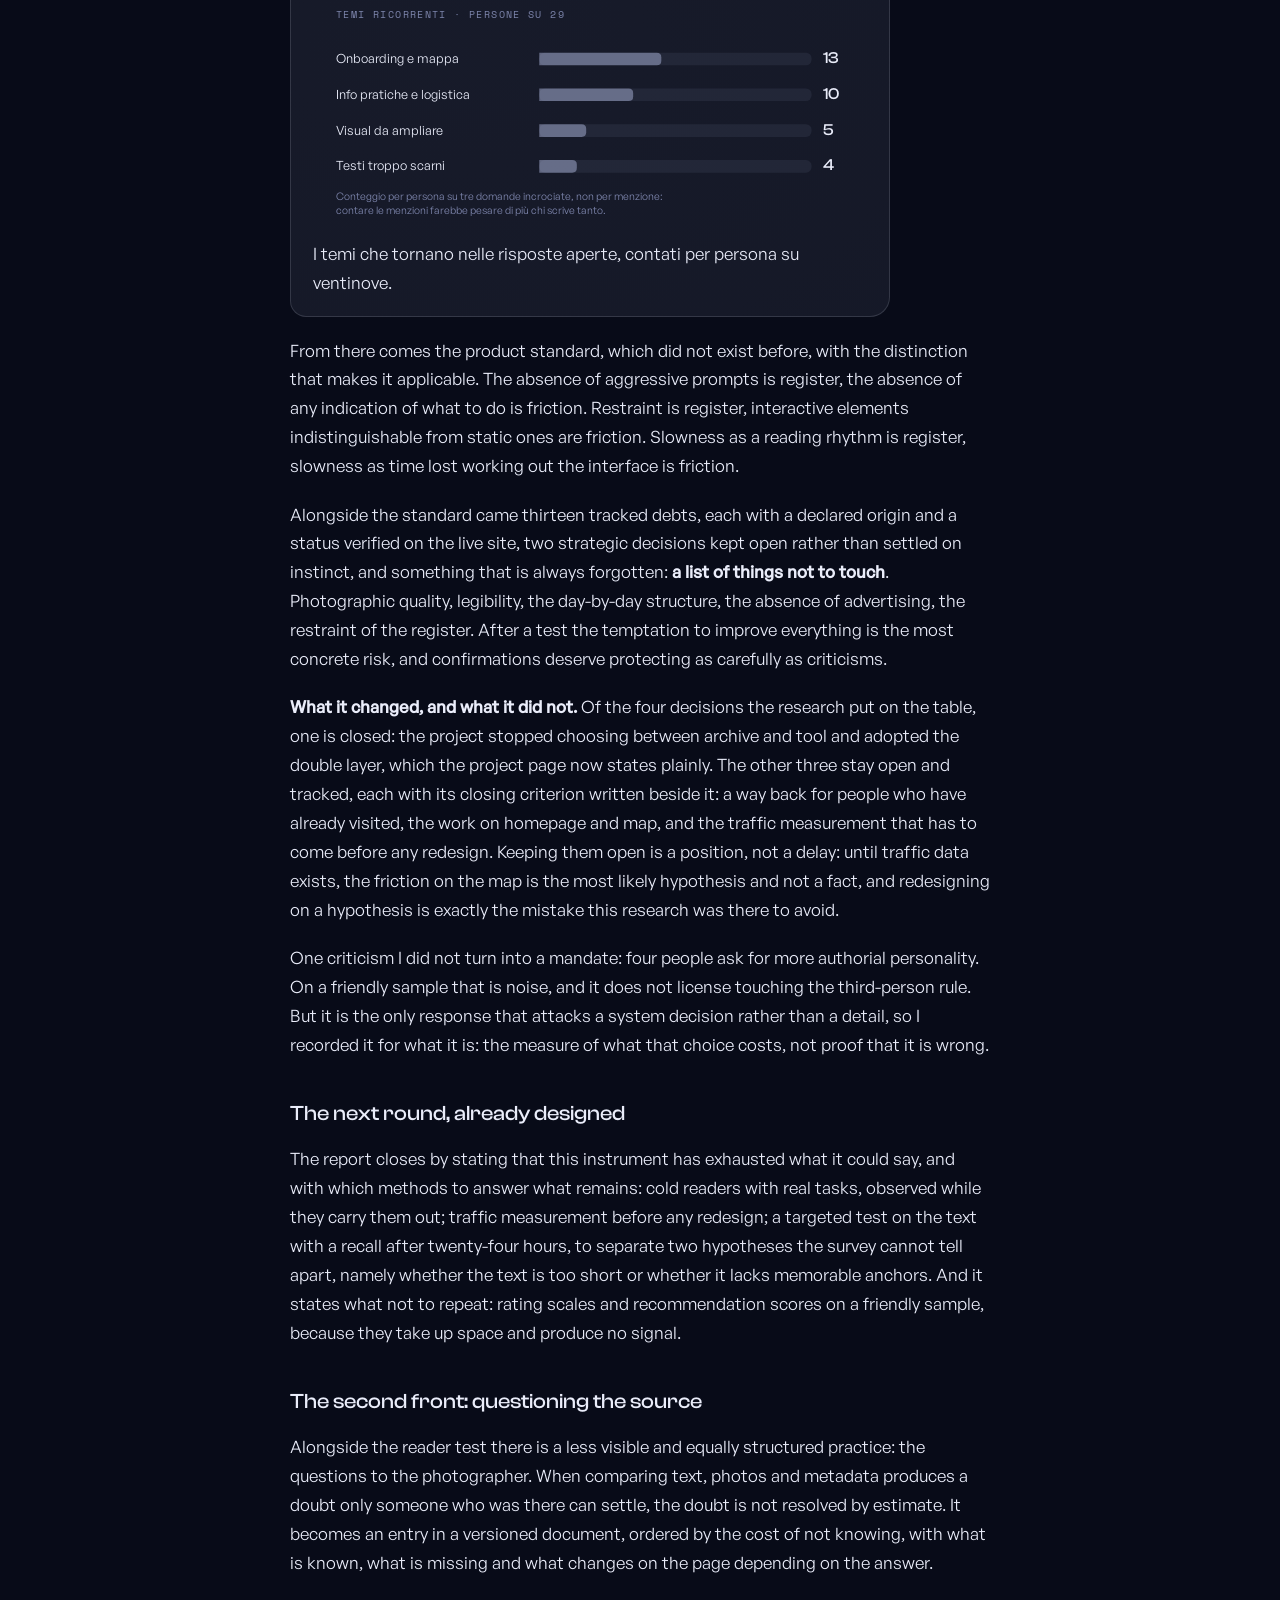
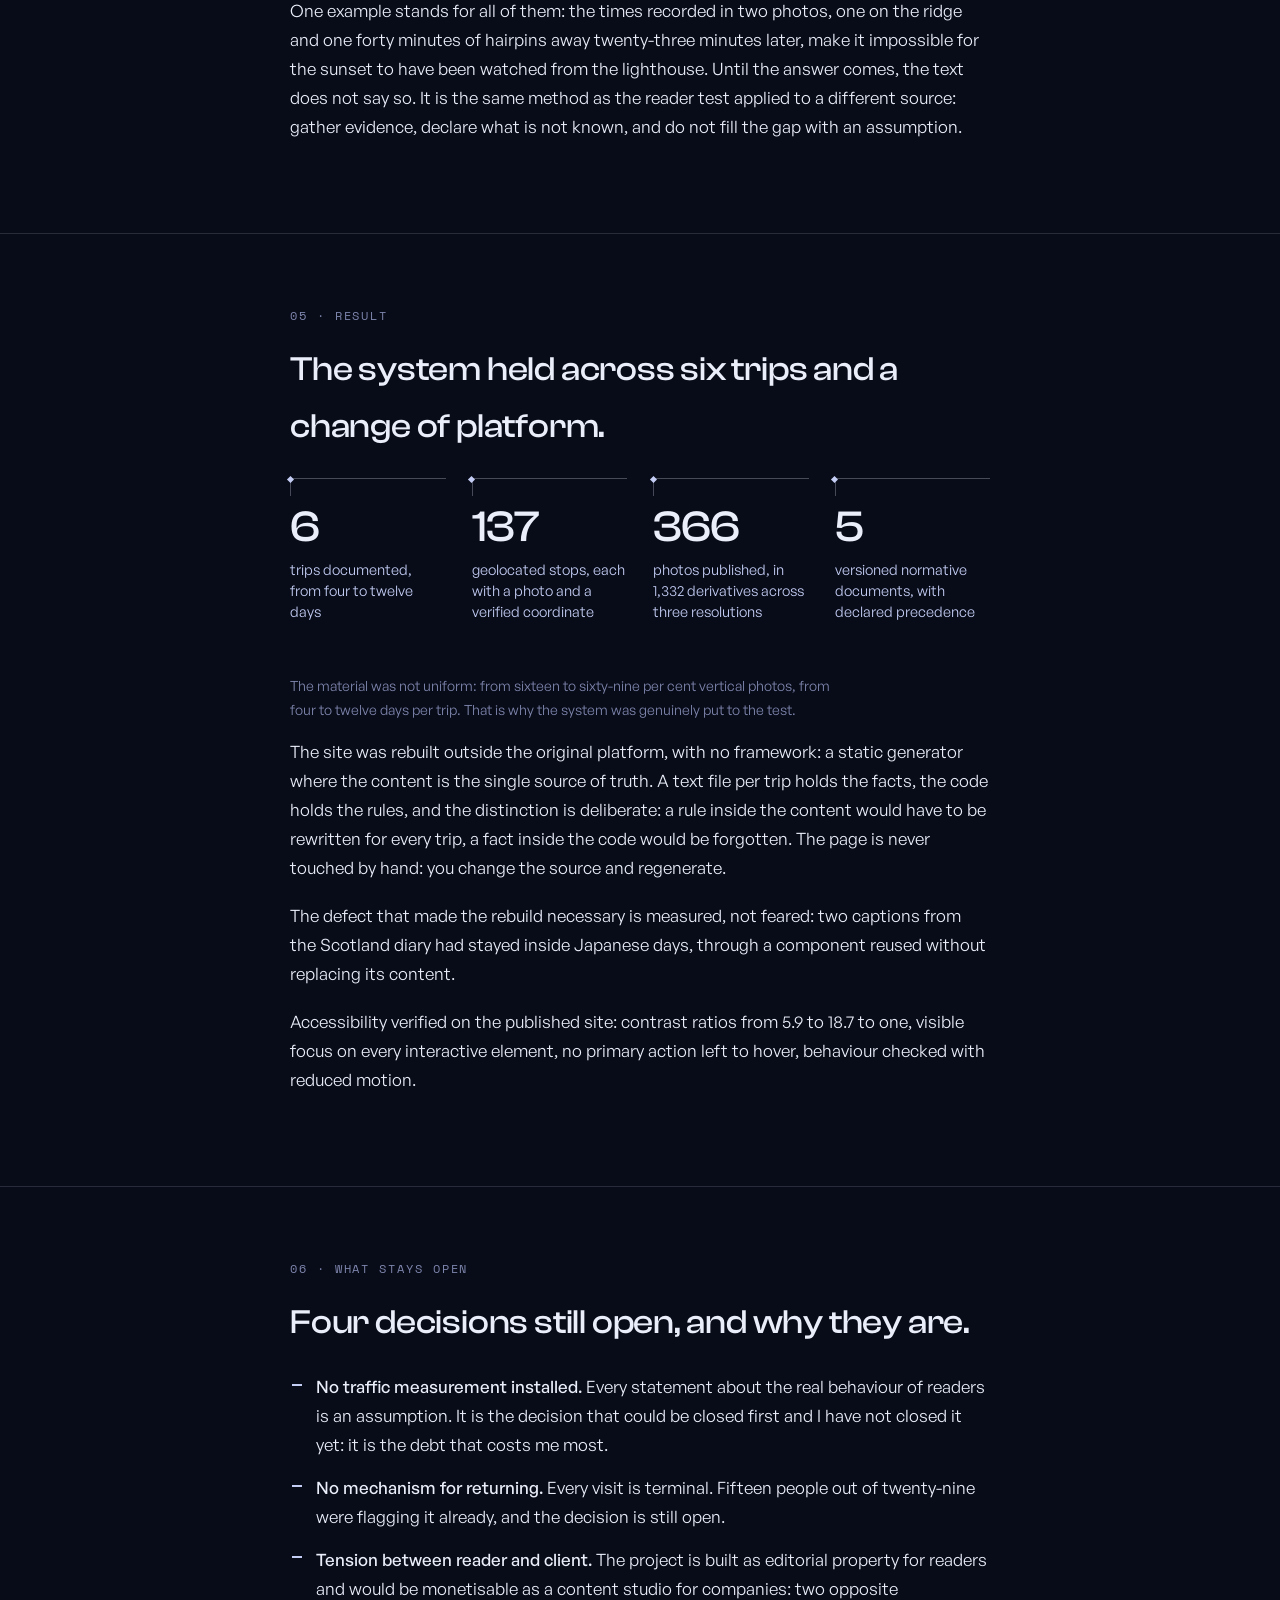
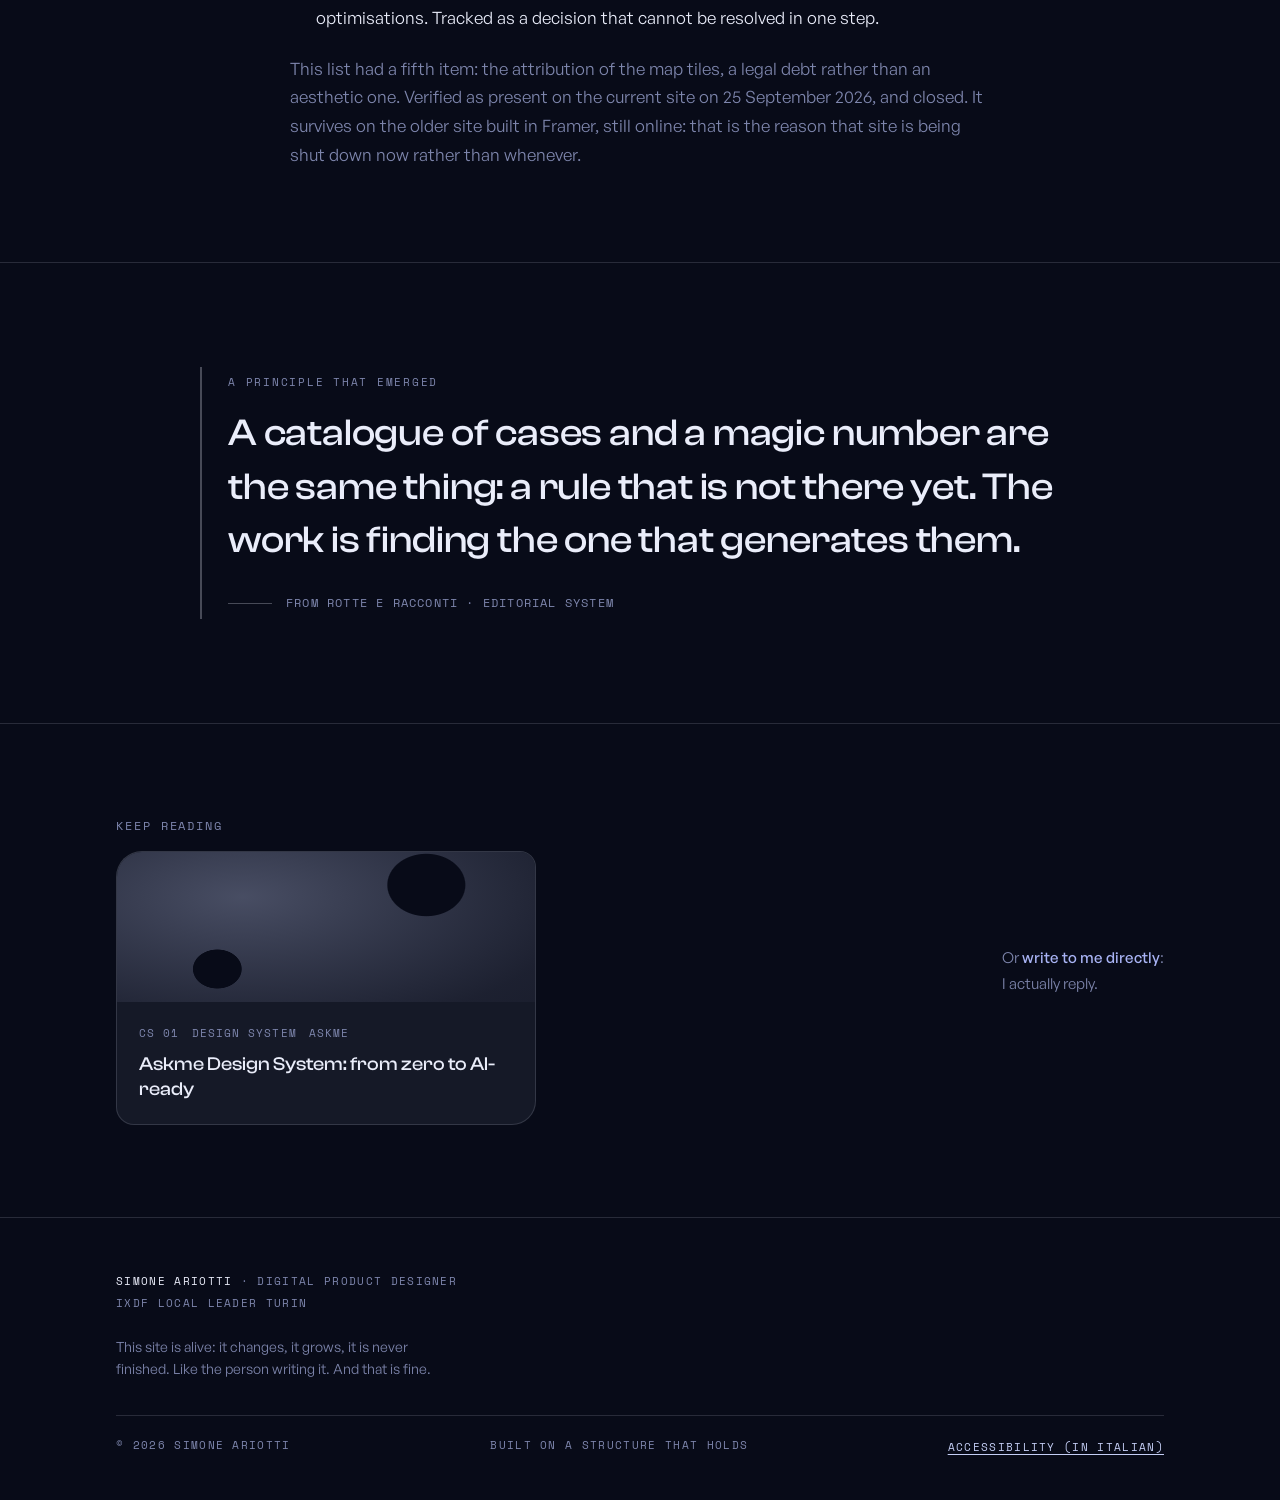
<file: en/rotte-e-racconti.html>
<!DOCTYPE html>
<html lang="en">
<head>
<meta charset="UTF-8">
<meta name="viewport" content="width=device-width, initial-scale=1.0">
<title>Rotte e Racconti: an editorial system that holds without me · Simone Ariotti</title>
<meta name="description" content="A two-person editorial project that produces like a team: a hierarchy of versioned documents, generative rules instead of catalogues, research used with discipline.">
<link rel="canonical" href="https://simoneariotti.github.io/portfolio/en/rotte-e-racconti.html">
<link rel="alternate" hreflang="it" href="https://simoneariotti.github.io/portfolio/rotte-e-racconti.html">
<link rel="alternate" hreflang="en" href="https://simoneariotti.github.io/portfolio/en/rotte-e-racconti.html">
<link rel="alternate" hreflang="x-default" href="https://simoneariotti.github.io/portfolio/rotte-e-racconti.html">
<meta name="author" content="Simone Ariotti">
<meta name="theme-color" content="#080B18">

<link rel="icon" href="../assets/favicon.svg" type="image/svg+xml">
<link rel="icon" href="../assets/favicon-32.png" sizes="32x32" type="image/png">
<link rel="apple-touch-icon" href="../assets/apple-touch-icon.png">

<meta property="og:type" content="website">
<meta property="og:site_name" content="Simone Ariotti">
<meta property="og:locale" content="en_GB">
<meta property="og:url" content="https://simoneariotti.github.io/portfolio/en/rotte-e-racconti.html">
<meta property="og:title" content="Rotte e Racconti: un sistema editoriale che regge senza di me · Simone Ariotti">
<meta property="og:description" content="Un progetto editoriale a due persone che produce come un team: gerarchia di documenti versionati, regole generative al posto dei cataloghi, ricerca usata con disciplina.">
<meta property="og:image" content="https://simoneariotti.github.io/portfolio/assets/og-image.jpg">
<meta property="og:image:width" content="1200">
<meta property="og:image:height" content="630">
<meta property="og:image:alt" content="Struttura reticolare viola-ghiaccio su fondo indaco, con la scritta: Progetto sistemi che reggono la crescita.">

<meta name="twitter:card" content="summary_large_image">
<meta name="twitter:title" content="Rotte e Racconti: un sistema editoriale che regge senza di me · Simone Ariotti">
<meta name="twitter:description" content="Un progetto editoriale a due persone che produce come un team: gerarchia di documenti versionati, regole generative al posto dei cataloghi, ricerca usata con disciplina.">
<meta name="twitter:image" content="https://simoneariotti.github.io/portfolio/assets/og-image.jpg">
<link rel="stylesheet" href="../assets/stile.css">
<link rel="stylesheet" href="../assets/caso.css">
</head>
<body>

<!-- Sprite iconografica: SOLO Lucide, stroke 2, currentColor -->
<!-- ═══ ICONOGRAFIA · blocco identico su ogni pagina, vedi storybook ═══
     Griglia 24, tratto 2, estremi e giunti tondi, nessun riempimento, colore
     ereditato da currentColor. Quattro segni e basta: freccia (vai), giu'
     (scendi nella pagina), esterno (esci dal sito), indietro (torna alla home).
     Uno stato non e' un'icona: lo dice il nodo di .gate. -->
<svg width="0" height="0" style="position:absolute" aria-hidden="true">
  <symbol id="i-freccia" viewBox="0 0 24 24"><path d="M5 12h14"/><path d="m12 5 7 7-7 7"/></symbol>
  <symbol id="i-giu" viewBox="0 0 24 24"><path d="M12 5v14"/><path d="m19 12-7 7-7-7"/></symbol>
  <symbol id="i-esterno" viewBox="0 0 24 24"><path d="M7 7h10v10"/><path d="M7 17 17 7"/></symbol>
  <symbol id="i-indietro" viewBox="0 0 24 24"><path d="M19 12H5"/><path d="m12 19-7-7 7-7"/></symbol>
</svg>

<a class="salta" href="#contenuto">Skip to content</a>

<nav class="principale" aria-label="Main">
  <a class="logo" href="index.html"><svg class="icona" style="width:18px;height:18px" aria-hidden="true"><use href="#i-indietro"/></svg>Simone Ariotti</a>
  <ul>
    <li><a href="index.html#lavori">Case studies</a></li>
    <li><a href="index.html#rr" aria-current="page">Rotte e Racconti</a></li>
    <li><a href="about.html">About</a></li>
    <li><a href="index.html#contatti">Contact</a></li>
    <li class="lingua"><a href="../rotte-e-racconti.html" hreflang="it" lang="it" title="Leggi in italiano">IT</a><span class="sep" aria-hidden="true">/</span><span class="attiva" aria-current="true">EN</span></li>
  </ul>
</nav>

<nav class="indice" aria-label="Page index">
  <ul>
    <li><a href="#s01">Context</a></li>
    <li><a href="#s02">Problem</a></li>
    <li><a href="#s03">Reasoning</a></li>
    <li><a href="#s04">Research</a></li>
    <li><a href="#s05">Outcome</a></li>
    <li><a href="#s06">What is left open</a></li>
  </ul>
</nav>

<main id="contenuto">
<!-- ═══ HERO DI PAGINA ═══ -->
<header class="cs-hero">
  <div class="wrap-prosa">
    <p class="meta"><span>Personal project</span><span>Editorial system</span><span>Rotte e Racconti</span><span>Since 2026, ongoing</span></p>
    <h1>Rotte e Racconti: an editorial system that holds without me.</h1>
    <p class="piano">A two-person project that produces like a team, because the rules that govern it are written down, versioned and ranked, instead of living in the head of whoever invented them.</p>
  </div>
</header>

<!-- ═══ 01 CONTESTO ═══ -->
<section class="blocco" id="s01">
  <div class="wrap-prosa">
    <p class="eyebrow">01 · Context</p>
    <h2>Emanuele comes back from the trips with the folders full. I build the system that holds them and gets them seen.</h2>
    <p class="attacco"><a href="https://rotte-e-racconti.simone-ariotti97.workers.dev/" target="_blank" rel="noopener">Rotte e Racconti</a> documents real journeys through photography, aerial footage and historical-geographical reconstruction. The division of labour is sharp and declared.</p>
    <ul class="carte">
      <li><span class="c-eti">Emanuele's</span><span class="c-testo">The visual material in the diaries: he travels the routes and documents them.</span></li>
      <li><span class="c-eti">Mine</span><span class="c-testo">Positioning, information architecture, design system, product, content pipeline, development and publishing.</span></li>
      <li><span class="c-eti">The cycle</span><span class="c-testo">I receive folders of photos, a diary in plain text, a video track. I return published travel monographs.</span></li>
    </ul>

    <details class="approfondimento">
      <summary><span class="segno" aria-hidden="true"></span>What Rotte e Racconti is</summary>
      <div class="corpo">
        <p>The positioning lives in a manifesto: we do not sell experiences, we document places. The payoff is <strong>Inhabiting a place before reaching it</strong>. From there follows a list of prohibitions that removes almost every standard lever of a travel project up front: no generated images, no stock photography, no third-party material, no clickbait headlines, no banners, and never document a place you have not been to. A project built like this lives on accumulated credibility, not on bought traffic.</p>
      </div>
    </details>
  </div>
</section>

<!-- ═══ 02 IL PROBLEMA ═══ -->
<section class="blocco" id="s02">
  <div class="wrap-prosa">
    <p class="eyebrow">02 · The problem</p>
    <h2>Perfect rules on the text, no rules on anything else.</h2>
    <p class="attacco">After three published trips the project had a solid editorial standard and nothing else.</p>
    <ul class="carte">
      <li><span class="c-eti">No criterion on design</span><span class="c-testo">The manifesto listed the patterns in use without saying what made them right, and the five documented visual values were in fact wrong: they described the hand-written map components rather than the design of the site. The reason is trivial and instructive: code can be read, design cannot.</span></li>
      <li><span class="c-eti">Three conflicting sources</span><span class="c-testo">They declared three different character limits, and nobody knew which one held. The rules were not badly written: they were written in places that did not talk to each other, and for the rest they lived in the head of whoever invented them.</span></li>
    </ul>
    <p class="evidenza">A two-person project running on case-by-case decisions does not break straight away. It degrades by the third trip.</p>
  </div>
</section>

<!-- ═══ 03 IL RAGIONAMENTO ═══ -->
<section class="blocco" id="s03">
  <div class="wrap-prosa">
    <p class="eyebrow">03 · The reasoning</p>
    <h2>A hierarchy, not an archive of documents.</h2>
    <p>The problem with a body of rules is not writing them, it is knowing which one wins when two contradict each other. I defined five documents with declared precedence: the manifesto prevails over everything, the editorial standard, the product standard and the design system rank equally over different perimeters, the decision log is not normative, and the archives of individual trips yield to the standards.</p>

    <div class="figure">
      <figure class="figura">
        <svg viewBox="0 0 480 214" role="img" aria-labelledby="d3t d3d" xmlns="http://www.w3.org/2000/svg">
          <title id="d3t">The document hierarchy</title>
          <desc id="d3d">The manifesto prevails over everything. Below it, three standards of equal rank over distinct perimeters: what gets written, how it is navigated, how it looks. Further down the decision log, which is not normative, and the archives of individual trips, which yield to the standards.</desc>
          <style>
            .n3{fill:var(--superficie);stroke:var(--bordo-forte);stroke-width:1}
            .k3{fill:color-mix(in srgb,var(--funzione) 12%,var(--superficie));stroke:var(--funzione);stroke-width:1.4}
            .l3{font-family:var(--font-body);font-size:11px;fill:var(--testo)}
            .s3{font-family:var(--font-body);font-size:9px;fill:var(--mezzo)}
            .t3{font-family:var(--font-mono);font-size:9px;letter-spacing:1.2px;fill:var(--mezzo)}
            .f3{stroke:var(--ghiaccio);stroke-width:1.4;fill:none;stroke-linecap:round;stroke-linejoin:round}
          </style>
          <text x="20" y="26" class="t3">DOCUMENT HIERARCHY</text>
          <rect class="k3" x="170" y="42" width="140" height="32" rx="12"/>
          <text x="240" y="62" text-anchor="middle" class="l3">Manifesto</text>
          <path class="f3" d="M240,76 v10 m-4,-6 l4,6 l4,-6"/>
          <rect class="n3" x="20" y="92" width="138" height="44" rx="12"/>
          <text x="89" y="112" text-anchor="middle" class="l3">Editorial standard</text>
          <text x="89" y="126" text-anchor="middle" class="s3">what gets written</text>
          <rect class="n3" x="171" y="92" width="138" height="44" rx="12"/>
          <text x="240" y="112" text-anchor="middle" class="l3">Product and UX</text>
          <text x="240" y="126" text-anchor="middle" class="s3">how it is navigated</text>
          <rect class="n3" x="322" y="92" width="138" height="44" rx="12"/>
          <text x="391" y="112" text-anchor="middle" class="l3">Design system</text>
          <text x="391" y="126" text-anchor="middle" class="s3">how it looks</text>
          <rect class="n3" x="20" y="148" width="210" height="34" rx="12"/>
          <text x="125" y="165" text-anchor="middle" class="l3">Decision log</text>
          <text x="125" y="177" text-anchor="middle" class="s3">not normative: says what is open</text>
          <rect class="n3" x="250" y="148" width="210" height="34" rx="12"/>
          <text x="355" y="165" text-anchor="middle" class="l3">Trip archives</text>
          <text x="355" y="177" text-anchor="middle" class="s3">yield to the standards</text>
          <text x="20" y="204" class="s3">Whoever sits above wins. The three in the middle rank equally, over perimeters that never touch.</text>
        </svg>
        <figcaption>The hierarchy: a rule has one home only, and you always know which one wins</figcaption>
      </figure>
    </div>

    <p class="secondario">Three properties make it usable rather than decorative.</p>
    <ul>
      <li><strong>Disjoint perimeters.</strong> A rule about navigation does not live in the editorial standard, a colour value does not live in the context file. Every rule has one home only, so there are never two versions of the same rule slowly drifting apart.</li>
      <li><strong>The decision log does not decide.</strong> It keeps what we know separate from what we are assuming. If a question is tracked there, the correct answer is that it is open, not an improvisation.</li>
      <li><strong>Versions with a reason.</strong> Whoever changes a document updates the version and notes why. An unversioned change is a lost change.</li>
    </ul>
    <p>The effect I had not expected is that the body of rules corrects itself. The context file states in writing that a prohibition it contained was its own mistake, and that the visual values it hosted were wrong. A system that can admit its own errors at the exact point where it made them does not accumulate silent debt.</p>

    <h3>The catalogue and the magic number</h3>
    <p>The two most instructive design decisions are the same move applied to different matters.</p>
    <p><strong>The layout.</strong> On the Japan diary it broke: vertical photos in horizontal slots, two hundred pixel differences between adjacent photos, gaps that read as errors. The diagnosis was not aesthetic. The generator assigned space by position, the third photo goes in the tall slot, and it worked only because on Lanzarote verticals were sixteen per cent and always fell last. It had mistaken a regularity of the material for a rule. On Japan verticals are sixty-nine per cent and fall anywhere.</p>
    <div class="figure">
      <figure class="figura lastra">
        <span class="nodo" aria-hidden="true"></span>
        <div class="telaio"><img src="../assets/rr-impaginazione-quattro.webp" width="1080" height="1794" loading="lazy" alt="A sub-chapter of the Japan diary with four photos: two portrait and two landscape across two rows, each row the same height and with different widths."></div>
        <figcaption>Four photos, two portrait and two landscape. Each row shares a height, the widths follow each photo's own ratio: the captions land on a single line.</figcaption>
      </figure>
      <figure class="figura lastra">
        <span class="nodo" aria-hidden="true"></span>
        <div class="telaio"><img src="../assets/rr-impaginazione-mista.webp" width="1080" height="1801" loading="lazy" alt="Another Japan sub-chapter: a full-width landscape photo, and below it a portrait beside a landscape, the same height."></div>
        <figcaption>A portrait photo beside a landscape one, the same height. This is the case the old rule broke on, because it assigned space by position.</figcaption>
      </figure>
    </div>
    <p class="secondario">Screens from the published Japan diary. The photographs are Emanuele's: the layout, and the generator that produces it, are mine.</p>
    <p>I removed the catalogue of layouts and put a single rule in its place: within a row the photos share the same height and together they fill the full width. From there the layout is computed rather than chosen. Verified at eight widths from 320 to 1920 pixels across two diaries: no cropping, every row full. Before, a three-by-two photo lost eleven per cent of its width to fit a four-by-three slot.</p>
    <p><strong>The stops on the map.</strong> The standard imposed eight to twelve stops per trip, and four diaries out of five were ignoring it already. Measured on the published site: twelve stops over four days, fifteen over five, thirty-five over twelve, forty-two over eleven. A fixed ceiling does not tell a four-day trip from a twelve-day one, and applied to Turkey, nine days and 2,450 kilometres, it would have produced the emptiest map on the site for the longest itinerary. The rule now scales: two or three stops per documented day, each with an associated photo and a coordinate from a public source. If either is missing, the stop is not placed.</p>
    <div class="figure">
      <figure class="figura lastra">
        <span class="nodo" aria-hidden="true"></span>
        <div class="telaio"><img src="../assets/rr-mappa-turchia.webp" width="1200" height="681" loading="lazy" alt="The overview map of the Turkey diary: satellite imagery from Istanbul to Cappadocia, with the stops numbered by day, each carrying a thumbnail of the photograph taken there, joined by a dashed line."></div>
        <figcaption>The rule applied: twenty-three stops over nine days, each with its own photograph on the marker. The dashed line is as the crow flies, not the road.</figcaption>
      </figure>
    </div>
    <p class="secondario">A screenshot of the published overview map. Tiles by Esri (Esri, Vantor, Earthstar Geographics and the GIS User Community). The photographs on the markers are Emanuele's: the map and the generator that composes it are mine.</p>
    <p class="evidenza">A rule almost nobody follows is not a rule being ignored. It is the wrong rule.</p>
  </div>
</section>

<!-- ═══ 04 LA RICERCA ═══ -->
<section class="blocco" id="s04">
  <div class="wrap-prosa">
    <p class="eyebrow">04 · The research</p>
    <h2>Designing the test, not just reading its results.</h2>
    <p>It is the only point in the project where a product decision comes from external evidence rather than internal judgement, so the whole operation is worth telling and not just the outcome. A pre-launch study designed, run and analysed by me: twenty-nine people, free navigation followed by a sixteen-question survey, four of them open.</p>
    <p><strong>Free navigation rather than tasks, deliberately.</strong> I wanted to know where they got lost on their own, not whether they could carry out a task I had written myself. And the moment was pre-launch, because that is when changing costs little.</p>
    <p><strong>The questions are built to triangulate, not to confirm.</strong> The same possible fracture in positioning is measured three times with different instruments. If the site communicated one thing only, the three answers would converge.</p>

    <ul class="letture">
      <li><span class="ord">01</span><span class="nome">How would you describe it to a friend</span><span class="dice">Open question. About twelve people describe a tool for planning, about nine a documentary narrative.</span></li>
      <li><span class="ord">02</span><span class="nome">How do you read the payoff</span><span class="dice">Closed question. Fifteen read immersion, eleven preparation, three do not understand it.</span></li>
      <li><span class="ord">03</span><span class="nome">How is it different from other content</span><span class="dice">Closed question. Eleven out of twenty-nine say it has a clear identity, eight answer literally that it is different but they could not say how.</span></li>
    </ul>

    <div class="figure">
      <figure class="figura">
        <svg viewBox="0 0 480 224" role="img" aria-labelledby="d6t d6d" xmlns="http://www.w3.org/2000/svg">
          <title id="d6t">La stessa frattura, misurata due volte</title>
          <desc id="d6d">Due domande diverse, una aperta e una chiusa, su ventinove persone. Alla prima dodici descrivono uno strumento per pianificare e nove un racconto. Alla seconda undici leggono il payoff come preparazione e quindici come immersione. La lettura strumentale resta intorno a dodici e undici in entrambe: nessuna delle due letture prevale sull'altra.</desc>
          <style>
            .t4{font-family:var(--font-mono);font-size:9px;letter-spacing:1.2px;fill:var(--mezzo)}
            .l4{font-family:var(--font-body);font-size:11px;fill:var(--testo)}
            .s4{font-family:var(--font-body);font-size:9px;fill:var(--mezzo)}
            .dentro{font-family:var(--font-display);font-size:11px;font-weight:500;fill:var(--testo)}
            .seg1{fill:color-mix(in srgb,var(--ghiaccio) 46%,transparent)}
            .seg2{fill:color-mix(in srgb,var(--ghiaccio) 24%,transparent)}
            .seg3{fill:color-mix(in srgb,var(--ghiaccio) 13%,transparent)}
            .leg{stroke:color-mix(in srgb,var(--ghiaccio) 34%,transparent);stroke-width:1}
          </style>
          <text x="20" y="26" class="t4">LA STESSA FRATTURA, DUE STRUMENTI &#183; 29 PERSONE</text>
          <rect class="seg1 leg" x="20" y="52" width="10" height="10" rx="2"/>
          <text x="35" y="61" class="s4">Lettura strumentale</text>
          <rect class="seg2 leg" x="170" y="52" width="10" height="10" rx="2"/>
          <text x="185" y="61" class="s4">Lettura immersiva</text>
          <rect class="seg3 leg" x="320" y="52" width="10" height="10" rx="2"/>
          <text x="335" y="61" class="s4">Non classificabile</text>
          <text x="20" y="84" class="l4">Come lo descriveresti a un amico</text>
          <text x="460" y="84" class="s4" text-anchor="end">domanda aperta, codificata a mano</text>
          <rect class="seg1" x="20.0" y="92" width="180.1" height="15" rx="3"/>
          <text x="110.0" y="103" class="dentro" text-anchor="middle">12</text>
          <rect class="seg2" x="202.1" y="92" width="134.6" height="15" rx="3"/>
          <text x="269.3" y="103" class="dentro" text-anchor="middle">9</text>
          <rect class="seg3" x="338.6" y="92" width="121.4" height="15" rx="3"/>
          <text x="399.3" y="103" class="dentro" text-anchor="middle">8</text>
          <text x="20" y="138" class="l4">Come leggi il payoff</text>
          <text x="460" y="138" class="s4" text-anchor="end">domanda chiusa</text>
          <rect class="seg1" x="20.0" y="146" width="164.9" height="15" rx="3"/>
          <text x="102.4" y="157" class="dentro" text-anchor="middle">11</text>
          <rect class="seg2" x="186.9" y="146" width="225.6" height="15" rx="3"/>
          <text x="299.7" y="157" class="dentro" text-anchor="middle">15</text>
          <rect class="seg3" x="414.5" y="146" width="45.5" height="15" rx="3"/>
          <text x="437.2" y="157" class="dentro" text-anchor="middle">3</text>
          <text x="20" y="204" class="s4">Categorie accorpate fra le due domande: utilità e preparazione sono la</text>
          <text x="20" y="216" class="s4">stessa lettura, racconto e immersione anche.</text>
        </svg>
        <figcaption>Le due misure della frattura. La lettura strumentale resta intorno a dodici e undici: nessuna delle due prevale.</figcaption>
      </figure>
    </div>
    <p class="sez-nota">Three different instruments, the same split: the instrumental reading stays around a third in both measures, and in neither does one reading prevail. This is not accidental ambiguity, the site communicates two things at once. And a project the reader cannot describe generates no word of mouth, which is the only channel consistent with a project that refuses the algorithm.</p>

    <h3>Deciding which data deserves to be used</h3>
    <p>The sample was one of proximity: people who know the project or the people behind it. One answer mentions the trips by name, another jokes about firing me. Rather than ignoring the limit or half-ignoring it, I turned it into a rule for using the dataset, written into the report before the results.</p>
    <ul>
      <li><strong>Rating scales.</strong> Inflated by politeness: not to be used as a measure of quality.</li>
      <li><strong>Recommendation score.</strong> Friendly sample: never quoted in commercial material.</li>
      <li><strong>The question on what you would remove</strong>, with nineteen answers out of twenty-nine saying nothing. It asks people to criticise, so it says nothing about completeness.</li>
      <li><strong>Open answers with specific content.</strong> Criticising takes effort, so they are the only signal worth acting on.</li>
    </ul>
    <p>Differences between subgroups were calculated and discarded: with eight to fifteen people per cell they are noise. The open answers were coded by hand and counted <strong>per person</strong> across three cross-referenced questions, not per mention: counting mentions would have given more weight to whoever writes more. The report also states what the dataset cannot say, for instance how a reader who does not know the project reacts, because the sample contained not a single one.</p>

    <h3>What it turned into</h3>
    <p>The main result: thirteen people out of twenty-nine report friction on navigation, the map or initial orientation. Everyone found the diaries, but those who managed did so by trial and error. The cost is invisible in this dataset precisely because the sample was motivated to reach the end: a cold reader leaves.</p>
    <div class="figure">
      <figure class="figura">
        <svg viewBox="0 0 480 204" role="img" aria-labelledby="d5t d5d" xmlns="http://www.w3.org/2000/svg">
          <title id="d5t">I temi ricorrenti nelle risposte aperte</title>
          <desc id="d5d">Su ventinove persone: tredici segnalano attrito su onboarding e mappa, dieci chiedono informazioni pratiche e logistiche, cinque vorrebbero più materiale visivo, quattro trovano i testi troppo scarni. Il conteggio e' per persona su tre domande incrociate, non per menzione.</desc>
          <style>
            .t4{font-family:var(--font-mono);font-size:9px;letter-spacing:1.2px;fill:var(--mezzo)}
            .l4{font-family:var(--font-body);font-size:11px;fill:var(--testo)}
            .v4{font-family:var(--font-display);font-size:14px;font-weight:500;fill:var(--testo)}
            .s4{font-family:var(--font-body);font-size:9px;fill:var(--mezzo)}
            .rail4{fill:color-mix(in srgb,var(--ghiaccio) 7%,transparent)}
            .fill4{fill:color-mix(in srgb,var(--ghiaccio) 42%,transparent)}
          </style>
          <text x="20" y="26" class="t4">TEMI RICORRENTI &#183; PERSONE SU 29</text>
          <text x="20" y="65" class="l4">Onboarding e mappa</text>
          <rect class="rail4" x="196" y="56" width="236" height="11" rx="5"/>
          <path class="fill4" d="M196.0,56.0 h101.8 q4.0,0 4.0,4.0 v3.0 q0,4.0 -4.0,4.0 h-101.8 z"/>
          <text x="442" y="65" class="v4">13</text>
          <text x="20" y="96" class="l4">Info pratiche e logistica</text>
          <rect class="rail4" x="196" y="87" width="236" height="11" rx="5"/>
          <path class="fill4" d="M196.0,87.0 h77.4 q4.0,0 4.0,4.0 v3.0 q0,4.0 -4.0,4.0 h-77.4 z"/>
          <text x="442" y="96" class="v4">10</text>
          <text x="20" y="127" class="l4">Visual da ampliare</text>
          <rect class="rail4" x="196" y="118" width="236" height="11" rx="5"/>
          <path class="fill4" d="M196.0,118.0 h36.7 q4.0,0 4.0,4.0 v3.0 q0,4.0 -4.0,4.0 h-36.7 z"/>
          <text x="442" y="127" class="v4">5</text>
          <text x="20" y="158" class="l4">Testi troppo scarni</text>
          <rect class="rail4" x="196" y="149" width="236" height="11" rx="5"/>
          <path class="fill4" d="M196.0,149.0 h28.6 q4.0,0 4.0,4.0 v3.0 q0,4.0 -4.0,4.0 h-28.6 z"/>
          <text x="442" y="158" class="v4">4</text>
          <text x="20" y="184" class="s4">Conteggio per persona su tre domande incrociate, non per menzione:</text>
          <text x="20" y="196" class="s4">contare le menzioni farebbe pesare di più chi scrive tanto.</text>
        </svg>
        <figcaption>I temi che tornano nelle risposte aperte, contati per persona su ventinove.</figcaption>
      </figure>
    </div>
    <p>From there comes the product standard, which did not exist before, with the distinction that makes it applicable. The absence of aggressive prompts is register, the absence of any indication of what to do is friction. Restraint is register, interactive elements indistinguishable from static ones are friction. Slowness as a reading rhythm is register, slowness as time lost working out the interface is friction.</p>
    <p>Alongside the standard came thirteen tracked debts, each with a declared origin and a status verified on the live site, two strategic decisions kept open rather than settled on instinct, and something that is always forgotten: <strong>a list of things not to touch</strong>. Photographic quality, legibility, the day-by-day structure, the absence of advertising, the restraint of the register. After a test the temptation to improve everything is the most concrete risk, and confirmations deserve protecting as carefully as criticisms.</p>
    <p><strong>What it changed, and what it did not.</strong> Of the four decisions the research put on the table, one is closed: the project stopped choosing between archive and tool and adopted the double layer, which the project page now states plainly. The other three stay open and tracked, each with its closing criterion written beside it: a way back for people who have already visited, the work on homepage and map, and the traffic measurement that has to come before any redesign. Keeping them open is a position, not a delay: until traffic data exists, the friction on the map is the most likely hypothesis and not a fact, and redesigning on a hypothesis is exactly the mistake this research was there to avoid.</p>
    <p>One criticism I did not turn into a mandate: four people ask for more authorial personality. On a friendly sample that is noise, and it does not license touching the third-person rule. But it is the only response that attacks a system decision rather than a detail, so I recorded it for what it is: the measure of what that choice costs, not proof that it is wrong.</p>

    <h3>The next round, already designed</h3>
    <p>The report closes by stating that this instrument has exhausted what it could say, and with which methods to answer what remains: cold readers with real tasks, observed while they carry them out; traffic measurement before any redesign; a targeted test on the text with a recall after twenty-four hours, to separate two hypotheses the survey cannot tell apart, namely whether the text is too short or whether it lacks memorable anchors. And it states what not to repeat: rating scales and recommendation scores on a friendly sample, because they take up space and produce no signal.</p>

    <h3>The second front: questioning the source</h3>
    <p>Alongside the reader test there is a less visible and equally structured practice: the questions to the photographer. When comparing text, photos and metadata produces a doubt only someone who was there can settle, the doubt is not resolved by estimate. It becomes an entry in a versioned document, ordered by the cost of not knowing, with what is known, what is missing and what changes on the page depending on the answer.</p>
    <p>One example stands for all of them: the times recorded in two photos, one on the ridge and one forty minutes of hairpins away twenty-three minutes later, make it impossible for the sunset to have been watched from the lighthouse. Until the answer comes, the text does not say so. It is the same method as the reader test applied to a different source: gather evidence, declare what is not known, and do not fill the gap with an assumption.</p>
  </div>
</section>

<!-- ═══ 05 RISULTATO ═══ -->
<section class="blocco" id="s05">
  <div class="wrap-prosa">
    <p class="eyebrow">05 · Result</p>
    <h2>The system held across six trips and a change of platform.</h2>
    <ul class="quadro">
      <li class="misura"><span class="val">6</span><span class="eti">trips documented, from four to twelve days</span></li>
      <li class="misura"><span class="val">137</span><span class="eti">geolocated stops, each with a photo and a verified coordinate</span></li>
      <li class="misura"><span class="val">366</span><span class="eti">photos published, in 1,332 derivatives across three resolutions</span></li>
      <li class="misura"><span class="val">5</span><span class="eti">versioned normative documents, with declared precedence</span></li>
    </ul>
    <p class="sez-nota">The material was not uniform: from sixteen to sixty-nine per cent vertical photos, from four to twelve days per trip. That is why the system was genuinely put to the test.</p>
    <p>The site was rebuilt outside the original platform, with no framework: a static generator where the content is the single source of truth. A text file per trip holds the facts, the code holds the rules, and the distinction is deliberate: a rule inside the content would have to be rewritten for every trip, a fact inside the code would be forgotten. The page is never touched by hand: you change the source and regenerate.</p>
    <p>The defect that made the rebuild necessary is measured, not feared: two captions from the Scotland diary had stayed inside Japanese days, through a component reused without replacing its content.</p>
    <p>Accessibility verified on the published site: contrast ratios from 5.9 to 18.7 to one, visible focus on every interactive element, no primary action left to hover, behaviour checked with reduced motion.</p>
  </div>
</section>

<!-- ═══ 06 COSA RESTA APERTO ═══ -->
<section class="blocco" id="s06">
  <div class="wrap-prosa">
    <p class="eyebrow">06 · What stays open</p>
    <h2>Four decisions still open, and why they are.</h2>
    <ul>
      <li><strong>No traffic measurement installed.</strong> Every statement about the real behaviour of readers is an assumption. It is the decision that could be closed first and I have not closed it yet: it is the debt that costs me most.</li>
      <li><strong>No mechanism for returning.</strong> Every visit is terminal. Fifteen people out of twenty-nine were flagging it already, and the decision is still open.</li>
      <li><strong>Tension between reader and client.</strong> The project is built as editorial property for readers and would be monetisable as a content studio for companies: two opposite optimisations. Tracked as a decision that cannot be resolved in one step.</li>
    </ul>
    <p class="secondario">This list had a fifth item: the attribution of the map tiles, a legal debt rather than an aesthetic one. Verified as present on the current site on 25 September 2026, and closed. It survives on the older site built in Framer, still online: that is the reason that site is being shut down now rather than whenever.</p>
  </div>
</section>

<section class="banda-principio">
  <div class="wrap">
    <div class="principio">
      <p class="p-label">A principle that emerged</p>
      <blockquote>A catalogue of cases and a magic number are the same thing: a rule that is not there yet. The work is finding the one that generates them.</blockquote>
      <p class="p-fonte">From Rotte e Racconti · Editorial system</p>
    </div>
  </div>
</section>

<!-- ═══ CODA: prossimo case study ═══ -->
<section class="coda">
  <div class="wrap griglia">
    <div>
      <p class="eyebrow">Keep reading</p>
      <a class="cs-card" data-luce href="case-study-01.html" title="Read the case study">
        <div class="luce" aria-hidden="true"></div>
        <div class="cs-cover" aria-hidden="true"></div>
        <div class="cs-body">
          <p class="cs-meta"><span>CS 01</span><span>Design System</span><span>Askme</span></p>
          <h3>Askme Design System: from zero to AI-ready</h3>
        </div>
      </a>
    </div>
    <p class="oppure">Or <a href="index.html#contatti">write to me directly</a>:<br>I actually reply.</p>
  </div>
</section>

</main>

<footer>
  <div class="wrap">
    <p class="identita"><strong>Simone Ariotti</strong> · Digital Product Designer<br>
    IxDF Local Leader Turin</p>
    <p class="wip">This site is alive: it changes, it grows, it is never finished. Like the person writing it. And that is fine.</p>
    <div class="chiudi">
      <span>© <span data-anno>2026</span> Simone Ariotti</span>
      <span>Built on a structure that holds</span>
      <a href="../accessibilita.html" hreflang="it">Accessibility (in Italian)</a>
    </div>
  </div>
</footer>

<script src="../assets/sito.js"></script>
</body>
</html>
</file>
<file: assets/stile.css>
/* ══════════════════════════════════════════════════════════════════════════
   RETICOLO · foglio di base, caricato da OGNI pagina
   ──────────────────────────────────────────────────────────────────────────
   Token, reset, tipografia, barra, bottoni, icone, cursore-lampada, motion,
   footer, e i componenti che vivono su piu' di una famiglia di pagina.

   REGOLA DI PORTATA: qui ci va solo cio' che vale ovunque. Una regola che
   serve ai soli case study va in caso.css, non qui: se finisce qui arriva
   anche dove non c'era (e' successo con .figure, che si e' applicato alle
   tappe visive dell'about).
   ORDINE: le regole sono ordinate in modo compatibile con l'ordine che
   avevano dentro ogni pagina. Spostarne una piu' in alto puo' spegnere una
   @media che la sovrascriveva: se ne sposti una, rifai la verifica.

   I percorsi dei font sono relativi a questa cartella, non alla pagina:
   valgono identici per le pagine italiane e per quelle in en/.
   ══════════════════════════════════════════════════════════════════════════ */
/* ══════════════════════════════════════════════════════════════════════════
   RETICOLO · foglio condiviso del portfolio di Simone Ariotti
   ──────────────────────────────────────────────────────────────────────────
   Qui sta tutto cio' che vive su piu' di una pagina: token, reset, tipografia,
   barra, componenti di prosa, componenti di caso, motion, cursore, footer.
   Le regole che servono a una pagina sola stanno nel file di quella pagina
   (home.css, about.css, cs-01.css, cs-02.css, rotte.css), caricato dopo.

   REGOLA: un componente si modifica QUI, una volta. Se ti ritrovi a copiare
   una regola in un file di pagina, e' il segnale che il componente va
   generalizzato, non duplicato.

   Lo storybook (_materiale-di-lavoro/storybook.html) carica questo stesso
   file: se una modifica non si vede li', non si vede nemmeno sul sito.

   I percorsi dei font sono relativi a questa cartella, non alla pagina:
   cosi' valgono identici per le pagine italiane e per quelle in en/.
   ══════════════════════════════════════════════════════════════════════════ */

/* Font ospitati qui, nessuna terza parte. Solo i pesi che il sito usa davvero,
   verificati misurando il font-weight calcolato di ogni elemento nel browser:
   Clash Display solo 500, General Sans 400 e 500, Space Mono 400.
   Aggiungerne uno = copiare il .woff2 e ripetere il blocco.
   Licenze in font/, ITF Free Font License per i due Fontshare. */
@font-face{
  font-family:'Clash Display';font-style:normal;font-weight:500;font-display:swap;
  src:url('font/clash-display-500.woff2') format('woff2');
}
@font-face{
  font-family:'General Sans';font-style:normal;font-weight:400;font-display:swap;
  src:url('font/general-sans-400.woff2') format('woff2');
}
@font-face{
  font-family:'General Sans';font-style:normal;font-weight:500;font-display:swap;
  src:url('font/general-sans-500.woff2') format('woff2');
}
/* Space Mono ospitato qui, non su un CDN esterno: senza terze parti
   nessun IP dei visitatori esce dal sito. SIL Open Font License 1.1,
   licenza in font/LICENSE-space-mono.txt */
@font-face{
  font-family:'Space Mono';font-style:normal;font-weight:400;font-display:swap;
  src:url('font/space-mono-400-latin.woff2') format('woff2');
  unicode-range:U+0000-00FF,U+0131,U+0152-0153,U+02BB-02BC,U+02C6,U+02DA,U+02DC,U+0304,U+0308,U+0329,U+2000-206F,U+20AC,U+2122,U+2191,U+2193,U+2212,U+2215,U+FEFF,U+FFFD;
}
@font-face{
  font-family:'Space Mono';font-style:normal;font-weight:400;font-display:swap;
  src:url('font/space-mono-400-latin-ext.woff2') format('woff2');
  unicode-range:U+0100-02BA,U+02BD-02C5,U+02C7-02CC,U+02CE-02D7,U+02DD-02FF,U+1D00-1DBF,U+1E00-1E9F,U+1EF2-1EFF,U+2020,U+20A0-20AB,U+20AD-20C0,U+2113,U+2C60-2C7F,U+A720-A7FF;
}/* Regole della sola pagina index.html. Tutto il resto sta in stile.css,
   che viene caricato prima: qui dentro ci va solo cio' che non
   esiste da nessun'altra parte. */
:root{
  /* ── Palette RETICOLO: un solo tema, scuro ── */
  --abisso:#080B18;      /* fondo, indaco profondissimo, mai nero puro */
  --ghiaccio:#C4CEF5;    /* la struttura, viola-ghiaccio */
  --testo:#EAEDFA;
  --mezzo:#7E86AD;       /* testo secondario, metadata */
  --funzione:#A9B4F5;    /* accento funzionale: SOLO interattivo */

  --superficie:color-mix(in srgb, var(--ghiaccio) 7%, var(--abisso));
  --bordo:color-mix(in srgb, var(--testo) 14%, transparent);
  --bordo-forte:color-mix(in srgb, var(--testo) 28%, transparent);

  /* Fondo: un campo scuro unico e continuo per tutta la pagina, fisso mentre il
     contenuto scorre. Solo gradienti, nessuna immagine. Due sorgenti fredde agli
     angoli opposti, una terza piu' bassa a sinistra per non lasciare piatta la
     meta' di mezzo, e una vignettatura che richiude i bordi sull'abisso.
     Vincolo: nessun livello e' piu' chiaro di #141A3C, il valore gia' verificato
     a 4,76:1 contro --mezzo. Il fondo puo' solo scurirsi, mai schiarirsi. */
  --trama-fondo:
    radial-gradient(125% 85% at 86% -12%, #141A3C 0%, rgba(20,26,60,0) 50%),
    radial-gradient(115% 95% at -14% 114%, #0E1330 0%, rgba(14,19,48,0) 48%),
    radial-gradient(78% 58% at 16% 32%, #10152F 0%, rgba(16,21,47,0) 62%),
    radial-gradient(140% 120% at 50% 44%, rgba(2,3,9,0) 42%, rgba(2,3,9,.62) 100%),
    var(--abisso);

  --font-display:'Clash Display','Segoe UI',system-ui,sans-serif;
  --font-body:'General Sans',system-ui,sans-serif;
  --font-mono:'Space Mono',ui-monospace,monospace;

  --ease-viscoso:cubic-bezier(0.22,1,0.36,1);
  --durata-micro:220ms; --durata-orchestrata:800ms;
  --misura-prosa:70ch;
}
*{margin:0;padding:0;box-sizing:border-box}
html{scroll-behavior:smooth}
/* la barra resta in cima: gli ancoraggi devono fermarsi sotto, non sparirci dietro */
:target,section[id],header[id],div[id]{scroll-margin-top:96px}
@media(max-width:760px){:target,section[id],header[id],div[id]{scroll-margin-top:110px}}
@media (prefers-reduced-motion: reduce){
  html{scroll-behavior:auto}
  *,*::before,*::after{animation:none!important;transition-duration:1ms!important}
}
a{color:var(--funzione)}
a:focus-visible,button:focus-visible{outline:2px solid var(--funzione);outline-offset:3px;border-radius:2px}

/* ── SELEZIONE DEL TESTO ───────────────────────────────────────────────────
   Selezionare e' un'azione della persona, non uno stato del documento: per la
   regola d'oro l'accento qui e' legittimo, come sul focus. Sta all'82% invece
   che pieno perche' selezionare un paragrafo intero a colore pieno, su una
   pagina cosi' scura, fa lampeggiare mezza schermata.
   ::selection accetta pochissime proprieta' (colore, sfondo, ombra del testo):
   niente gradienti, niente bordi. Chi prova ad aggiungerli non vede nulla e
   pensa di aver sbagliato selettore. ── */
::selection{background:color-mix(in srgb, var(--funzione) 82%, transparent);color:var(--abisso);text-shadow:none}
/* dentro le figure la selezione cadrebbe su una didascalia sopra un'immagine:
   li' l'accento pieno e' troppo, basta un velo di ghiaccio */
.figura ::selection,.figure ::selection{background:color-mix(in srgb, var(--ghiaccio) 30%, transparent);color:var(--testo)}
body{background:var(--trama-fondo);background-attachment:fixed;color:var(--testo);font-family:var(--font-body);font-size:17px;line-height:1.7}
.wrap{max-width:1160px;margin:0 auto;padding:0 clamp(20px,4.5vw,56px)}

/* ── NAV ── */
nav.principale{
  position:sticky;top:0;z-index:40;
  display:flex;justify-content:space-between;align-items:center;
  padding:24px clamp(20px,4.5vw,56px);
  background:rgba(8,11,24,.985);
  border-bottom:1px solid var(--bordo);
  transition:background-color var(--durata-micro) var(--ease-viscoso),
             border-color var(--durata-micro) var(--ease-viscoso),
             padding var(--durata-micro) var(--ease-viscoso);
}
/* appena si lascia la cima la barra si stringe: resta consultabile senza rubare schermo */
nav.principale.ancorata{padding-top:14px;padding-bottom:14px}
.wrap-prosa{max-width:calc(var(--misura-prosa) + 2*clamp(20px,4.5vw,56px));margin:0 auto;padding:0 clamp(20px,4.5vw,56px)}
/* sulla home galleggia sopra la hero: trasparente in cima, prende corpo quando si scende.
   Fondo pieno e non sfocato: un blur permanente sopra il canvas si paga a ogni frame */
nav.principale.sovrapposta{position:fixed;left:0;right:0;background:transparent;border-bottom-color:transparent}
nav.principale.sovrapposta.ancorata{background:rgba(8,11,24,.985);border-bottom-color:var(--bordo)}

/* ── BOTTONI (DS): parti del reticolo, raggio organico e luce che segue il puntatore ── */
.icona{width:20px;height:20px;flex:0 0 auto;stroke:currentColor;stroke-width:2;stroke-linecap:round;stroke-linejoin:round;fill:none}

/* ── MOTION: vocabolario di gesti. Ogni tipo di elemento ha il suo, tutti sulla stessa easing e famiglia di tempi ── */
.m{transition:opacity var(--d,560ms) var(--ease-viscoso), transform var(--d,560ms) var(--ease-viscoso)}
nav.principale ul{display:flex;gap:clamp(16px,2.6vw,32px);list-style:none}
.reveal-on .m{opacity:0;transform:var(--from,translateY(14px))}
.reveal-on .m.in{opacity:1;transform:none}
nav.principale ul a:hover{color:var(--funzione)}
nav.principale .logo{display:inline-flex;align-items:center;gap:8px;font-family:var(--font-display);font-weight:500;font-size:17px;color:var(--testo);text-decoration:none}
.m-eyebrow{--from:translateX(-14px);--d:660ms}
.m-title{--from:translateY(26px);--d:1050ms}
nav.principale ul a{font-size:15px;font-weight:500;text-decoration:none;color:var(--mezzo);transition:color var(--durata-micro) var(--ease-viscoso)}
.m-text{--from:translateY(16px);--d:840ms}
/* Space Mono esiste solo in 400 e 700: ereditare il 500 della barra farebbe
   sintetizzare al browser un finto grassetto. */
nav.principale ul li.lingua a,nav.principale ul li.lingua .attiva{font-weight:400}
.m-li{--from:translateY(12px);--d:720ms}
.m-figure{--from:translateY(18px) scale(.955);--d:1150ms}
.m-quote{--from:translateY(20px);--d:1000ms}
/* Switch di lingua. Stesso modello della barra indice dell'about:
   l'accento segnala dove sei, e uno stato attivo, non decorazione.
   Sopra la hero la barra e trasparente e il fondo e la struttura animata:
   li --mezzo scende a 2,5:1, quindi la lingua non attiva usa --ghiaccio. */
nav.principale ul li.lingua{display:flex;align-items:center;gap:5px;font-family:var(--font-mono);font-size:12px;letter-spacing:.1em}
@media (prefers-reduced-motion: reduce){.reveal-on .m{opacity:1;transform:none;transition:none}}
nav.principale ul li.lingua a,nav.principale ul li.lingua .attiva{
  /* area di tocco 24x24 minimo (WCAG 2.5.8): i margini negativi la allargano
     senza spostare il resto della barra */
  display:inline-flex;align-items:center;justify-content:center;
  min-width:24px;min-height:24px;margin:-4px -2px;
  font-family:var(--font-mono);font-size:12px;letter-spacing:.1em;
  border-bottom:2px solid transparent;
  transition:color var(--durata-micro) var(--ease-viscoso),border-color var(--durata-micro) var(--ease-viscoso);
}

/* ── CURSORE: la lampada sulla struttura. Cambia forma secondo l'oggetto sotto ── */
.cursor-on, .cursor-on *{cursor:none}
nav.principale ul li.lingua a{color:var(--ghiaccio);text-decoration:none}
#cursore{
  position:fixed;left:0;top:0;z-index:9999;pointer-events:none;opacity:0;
  width:12px;height:12px;border-radius:50%;
  background:var(--funzione);
  box-shadow:0 0 6px 0 color-mix(in srgb, var(--funzione) 24%, transparent);
  transition:width .28s var(--ease-viscoso), height .28s var(--ease-viscoso),
    border-radius .28s var(--ease-viscoso), background .28s var(--ease-viscoso),
    border-color .28s var(--ease-viscoso), opacity .3s var(--ease-viscoso);
  will-change:transform;
}
nav.principale ul li.lingua a:hover,nav.principale ul li.lingua a:focus-visible{color:var(--testo)}
#cursore.is-int{
  width:38px;height:38px;background:transparent;
  border:1.5px solid var(--funzione);border-radius:50%;
  box-shadow:0 0 10px 0 color-mix(in srgb, var(--funzione) 16%, transparent);
}
/* Deroga voluta rispetto alla barra indice, che colora anche il testo di --funzione:
   qui la barra puo' stare sopra la hero, dove --funzione sul testo scende a 4,3:1.
   L'accento resta sul filetto (elemento grafico, soglia 3:1), il testo va su --testo. */
nav.principale ul li.lingua .attiva{color:var(--testo);border-bottom-color:var(--funzione)}
#cursore.is-text{
  width:2px;height:26px;border-radius:1px;background:var(--ghiaccio);
  box-shadow:0 0 4px color-mix(in srgb, var(--ghiaccio) 35%, transparent);
  animation:curblink 1.1s steps(1) infinite;
}
nav.principale ul li.lingua .sep{color:color-mix(in srgb, var(--ghiaccio) 40%, transparent)}
@keyframes curblink{0%,49%{opacity:1}50%,99%{opacity:.2}100%{opacity:1}}
@media (prefers-reduced-motion: reduce){nav.principale ul li.lingua a{transition:none}}

/* ── LINK EDITORIALE: sottolineatura che si disegna al passaggio ── */
p a:not(.btn), li a:not(.btn){
  text-decoration:none;
  background-image:linear-gradient(var(--funzione),var(--funzione));
  background-size:0% 1px;background-position:0 100%;background-repeat:no-repeat;
  transition:background-size .32s var(--ease-viscoso);
}
@media(max-width:760px){
  nav.principale ul li.lingua a,nav.principale ul li.lingua .attiva{min-height:44px;margin:-4px -2px}
}
p a:not(.btn):hover, li a:not(.btn):hover{background-size:100% 1px}
.sez-nota{color:var(--mezzo);font-size:14px;margin:-4px 0 30px}
nav.principale ul a[aria-current="page"]{color:var(--testo)}
@media(max-width:760px){
  /* sotto i 760px le voci non stanno su una riga con il logo: il logo prende la sua riga,
     le voci vanno a capo per conto loro e ricevono l'area tattile che a 15px non avevano */
  nav.principale{flex-direction:column;align-items:flex-start;gap:2px;padding:18px clamp(20px,4.5vw,56px)}
  nav.principale .logo{white-space:nowrap}
  nav.principale ul{flex-wrap:wrap;gap:0 20px}
  nav.principale ul a{font-size:13px;padding:9px 0;display:inline-block}
  /* a due righe su schermo stretto la barra pesa: da ancorata si stringe ancora */
  nav.principale.ancorata{padding-top:9px;padding-bottom:7px}
  nav.principale.ancorata .logo{font-size:15px}
}
@media (prefers-reduced-motion: reduce){nav.principale{transition:none}}
/* apertura di capitolo: numero, occhiello, titolo. Il numero riprende il linguaggio
   delle card dei case study in home e dice al lettore che sta attraversando un percorso */
.eyebrow{font-family:var(--font-mono);font-size:12px;letter-spacing:.16em;text-transform:uppercase;color:var(--mezzo);margin-bottom:14px}
.blocco p{margin-bottom:1.15em;max-width:var(--misura-prosa)}

/* principio: voce display su filetto, niente corsivi */
.principio{position:relative;max-width:880px;margin:0 auto;padding:6px 0 6px 28px}
.principio::before{content:'';position:absolute;left:0;top:0;bottom:0;width:2px;background:var(--bordo-forte);transform-origin:top;transition:transform .9s var(--ease-viscoso)}
.reveal-on .principio::before{transform:scaleY(0)}
.reveal-on .principio.lit::before{transform:scaleY(1)}
@media (prefers-reduced-motion: reduce){.reveal-on .principio::before{transform:scaleY(1);transition:none}}
.cs-card:hover{transform:translateY(-4px);border-color:var(--bordo-forte)}
.principio .p-label{font-family:var(--font-mono);font-size:11px;letter-spacing:.16em;text-transform:uppercase;color:var(--mezzo);margin-bottom:16px}

/* ── CODA ── */
.coda{padding:clamp(60px,8vw,92px) 0;border-top:1px solid var(--bordo)}
/* la luce del reticolo entra nella card e segue il puntatore, come nella hero */
.cs-card .luce{position:absolute;inset:0;z-index:1;pointer-events:none;opacity:0;
  transition:opacity var(--durata-micro) var(--ease-viscoso);
  background:radial-gradient(280px circle at var(--lx,72%) var(--ly,22%), color-mix(in srgb, var(--ghiaccio) 14%, transparent) 0%, transparent 70%)}
.cs-card:hover .luce{opacity:1}
.cs-meta .gate{color:var(--funzione)}

/* footer: tre livelli distinti invece di righe accatastate.
   identita (micro-metadata) > la riga sul work in progress (prosa) > il copyright, staccato da un filetto */
footer{border-top:1px solid var(--bordo);padding:52px 0 40px}
footer .identita{font-family:var(--font-mono);font-size:11px;letter-spacing:.12em;text-transform:uppercase;color:var(--mezzo);line-height:2}
footer .identita strong{color:var(--testo);font-weight:400}
footer .wip{text-transform:none;letter-spacing:0;font-size:14px;line-height:1.6;margin-top:22px;max-width:42ch;color:var(--mezzo)}
footer .chiudi{
  margin-top:34px;padding-top:20px;border-top:1px solid var(--bordo);
  display:flex;flex-wrap:wrap;justify-content:space-between;gap:8px 24px;
  font-family:var(--font-mono);font-size:11px;letter-spacing:.12em;text-transform:uppercase;color:var(--mezzo);
}

/* ══════════════════════════════════════════════════════════════════════════
   STATO: un nodo del reticolo, non un glifo di font
   ──────────────────────────────────────────────────────────────────────────
   Prima qui c'era il carattere U+25C8. Un glifo di font e' fuori sistema:
   lo disegna il sistema operativo, cambia forma fra Windows, macOS e Android,
   e non ha niente a che vedere con la grammatica della struttura appesa.
   Il nodo e' lo stesso segno dei giunti di quadro, letture, carte e lastra:
   5px ruotati di 45 gradi. Pieno = e' vivo. Vuoto = non ancora.
   ══════════════════════════════════════════════════════════════════════════ */
.gate{display:inline-flex;align-items:center;gap:9px}
.gate::before{
  content:'';flex:0 0 auto;box-sizing:border-box;
  width:5px;height:5px;background:currentColor;transform:rotate(45deg);
}
/* lo stato atteso svuota il nodo invece di cambiargli forma:
   stessa figura, un'altra densita' */
.gate[data-stato="atteso"]::before{
  width:6px;height:6px;background:none;border:1px solid currentColor;
}

/* ── INDICE: barra di ancore sotto l'intestazione.
   La pagina e lunga 12 schermate su mobile: senza appigli si legge solo dall'inizio.
   Le voci sono in fila e scorrono in orizzontale quando non ci stanno, cosi il componente
   non cambia forma tra desktop e telefono. --h-nav lo scrive il JS: l'altezza della barra
   principale cambia quando si ancora, e l'indice deve restarle attaccato sotto. ── */
nav.indice{
  /* -1px: l'indice si infila sotto la barra invece di appoggiarsi al pixel esatto.
     Senza, un arrotondamento di due decimi lascia passare lo sfondo */
  position:sticky;top:calc(var(--h-nav,78px) - 1px);z-index:30;
  display:flex;align-items:stretch;
  background:rgba(8,11,24,.985);
  border-bottom:1px solid var(--bordo);
}
nav.indice ul{
  display:flex;align-items:stretch;gap:clamp(16px,2.6vw,32px);
  list-style:none;margin:0;padding:0 clamp(20px,4.5vw,56px);
  overflow-x:auto;overscroll-behavior-x:contain;
  scrollbar-width:none;-ms-overflow-style:none;
}
nav.indice ul::-webkit-scrollbar{display:none}
nav.indice a{
  display:block;white-space:nowrap;padding:13px 0 11px;
  font-family:var(--font-mono);font-size:11px;letter-spacing:.12em;text-transform:uppercase;
  color:var(--mezzo);text-decoration:none;
  border-bottom:2px solid transparent;
  transition:color var(--durata-micro) var(--ease-viscoso),border-color var(--durata-micro) var(--ease-viscoso);
}
nav.indice a:hover{color:var(--testo)}
/* l'accento segnala dove sei: e uno stato attivo, non decorazione */
nav.indice a[aria-current="true"]{color:var(--funzione);border-bottom-color:var(--funzione)}
@media (prefers-reduced-motion: reduce){nav.indice a{transition:none}}
/* ripiego senza JS: a schermo stretto la barra principale e su due righe */
@media(max-width:760px){nav.indice{top:var(--h-nav,108px)}}
/* (lo scroll-margin delle ancore sotto le due barre sta in caso.css e in
   about.css: section[id] esiste anche nella home, dove la barra e' una sola) */

/* ── SWITCH FRA I CASI: la colonna a destra della barra indice.
   Sta fuori dallo scorrimento orizzontale delle voci: da telefono le sezioni
   scorrono e lo switch resta fermo. E' la stessa idea dell'indice dell'about,
   applicata fra pagine invece che dentro una pagina.
   Porta solo i numeri: la barra ha gia' cinque etichette a sinistra, e tre
   titoli in piu' diventano una seconda lista che compete con la prima. Il
   numero e' gia' il nome del caso su questo sito (le copertine mostrano 01,
   02, 03); il titolo per esteso resta nel title e per chi legge a voce.
   Il caso non ancora scritto non e' un link: non esiste una pagina dove
   mandare, e un link che non porta dove dice e' peggio di nessun link. ── */
nav.indice ul{flex:1 1 auto;min-width:0}
nav.indice .casi{
  flex:0 0 auto;display:flex;align-items:center;gap:2px;
  border-left:1px solid var(--bordo);
  padding-left:clamp(14px,2.4vw,24px);padding-right:clamp(20px,4.5vw,56px);
}
/* --bordo-forte e' un colore da bordo: come testo su abisso sta a 2,1:1 e non
   passa il minimo AA. L'etichetta non e' decorazione, dice cosa sono i numeri,
   quindi prende --mezzo come tutto il resto della barra. La gerarchia la fa
   la pagina corrente, che e' l'unica in --testo. */
nav.indice .casi .eti{
  margin-right:10px;font-family:var(--font-mono);font-size:11px;letter-spacing:.12em;
  text-transform:uppercase;color:var(--mezzo);
}
nav.indice .casi a,nav.indice .casi .voce{
  display:flex;align-items:center;gap:7px;padding:13px 7px 11px;
  font-family:var(--font-mono);font-size:11px;letter-spacing:.12em;
  color:var(--mezzo);text-decoration:none;border-bottom:2px solid transparent;
  transition:color var(--durata-micro) var(--ease-viscoso);
}
nav.indice .casi a:hover{color:var(--testo)}
/* dove sei: la pagina corrente non e' un link, e' il punto piu' chiaro della riga */
nav.indice .casi [aria-current]{color:var(--testo)}
@media (prefers-reduced-motion: reduce){nav.indice .casi a{transition:none}}
/* a schermo stretto cade l'etichetta, restano i numeri */
@media(max-width:760px){nav.indice .casi .eti{display:none}nav.indice .casi{padding-left:12px}}

/* Testo che serve solo a chi legge a voce: fuori dallo schermo ma nel flusso,
   perche' display:none lo toglierebbe anche a loro. */
.fuori-vista{
  position:absolute;width:1px;height:1px;margin:-1px;padding:0;overflow:hidden;
  clip-path:inset(50%);white-space:nowrap;border:0;
}


/* ACCESSIBILITA 2026-10-22 ─────────────────────────────────────────────────
   Dall'audit fatto per la dichiarazione di accessibilita' (accessibilita.html). */
/* skip link: prima viveva solo in home.css, ora serve su ogni pagina */
.salta{position:absolute;left:-9999px;top:0;background:var(--funzione);color:var(--abisso);padding:10px 18px;border-radius:0 0 8px 0;z-index:50}
.salta:focus{left:0}
/* sopra la hero la barra e' trasparente e sotto si muove la struttura chiara:
   About e Contatti scendevano sotto 3,6:1. Una velatura statica dall'alto, niente blur. */
nav.principale.sovrapposta::before{content:'';position:absolute;left:0;right:0;top:0;height:calc(100% + 36px);
  background:linear-gradient(to bottom, rgba(8,11,24,.94) 0%, rgba(8,11,24,.86) 55%, rgba(8,11,24,0) 100%);
  pointer-events:none;z-index:-1;transition:opacity var(--durata-micro) var(--ease-viscoso)}
nav.principale.sovrapposta.ancorata::before{opacity:0}
/* blocco di codice raggiungibile da tastiera: il focus deve vedersi */
pre[tabindex]:focus-visible{outline:2px solid var(--funzione);outline-offset:4px}
/* piede: il link alla dichiarazione, stessa voce dei metadati */
footer .chiudi a{color:var(--ghiaccio);text-decoration:underline;text-underline-offset:3px;display:inline-flex;align-items:center;min-height:24px}
footer .chiudi a:hover,footer .chiudi a:focus-visible{color:var(--testo)}
/* dichiarazione: elenco dei difetti corretti. Un elenco e non una tabella a tre colonne:
   a 320px la tabella avrebbe imposto lo scorrimento orizzontale (1.4.10) */
ol.difetti{list-style:none;padding:0;margin:26px 0 0;counter-reset:d}
ol.difetti>li{border-top:1px solid var(--bordo);padding:18px 0 20px}
ol.difetti>li:last-child{border-bottom:1px solid var(--bordo)}
ol.difetti p{margin:0 0 6px}
ol.difetti .d-crit{font-family:var(--font-mono);font-size:12px;letter-spacing:.12em;text-transform:uppercase;color:var(--ghiaccio);margin-bottom:10px}
.d-data{font-family:var(--font-mono);font-size:12px;letter-spacing:.08em;color:var(--mezzo);margin-top:26px}
/* focus mai nascosto sotto le barre fisse (2.4.11): vale anche per Maiusc+Tab, non solo per le ancore */
html{scroll-padding-top:96px}
html:has(nav.indice){scroll-padding-top:150px}
/* su mobile le barre sono piu' alte: 121px la principale, 166px con l'indice */
@media(max-width:760px){html{scroll-padding-top:130px}html:has(nav.indice){scroll-padding-top:175px}}
/* un elemento che riceve il focus si vede subito, anche se la sua animazione d'ingresso
   non e' finita o dipende dallo scorrimento (2.4.7): vale per i gesti .m e per la chiusura del filo */
.reveal-on .m:focus-within,.filo .chiusura:focus-within{opacity:1!important;transform:none!important;transition:none!important}
</file>
<file: assets/home.css>
/* Solo la home: hero con lo shader, griglia dei casi, il filo, Rotte e
   Racconti, i contatti. Caricato dopo stile.css. */
body{background:var(--trama-fondo);background-attachment:fixed;color:var(--testo);font-family:var(--font-body);font-size:17px;line-height:1.65}
/* .salta vive in stile.css dal 22 ottobre 2026 */
/* il logo usa la regola condivisa in stile.css: questa era un duplicato
   identico salvo display/gap, e la sua unica conseguenza era duplicare. */
/* La barra della home sta sopra la hero, dove --mezzo scende a 2,5:1: le voci
   vanno su --testo. E' una deroga di colore, non una regola base: scritta come
   regola base sovrascriveva la @media che sotto i 760px porta il corpo a 13px,
   e i bersagli tattili tornavano a 15px senza che si vedesse. */
nav.principale.sovrapposta ul a{color:var(--testo)}

/* ── HERO: la materia e il reticolo, momento orchestrato della pagina ── */
.hero{position:relative;min-height:100svh;display:flex;flex-direction:column;justify-content:center;overflow:hidden}
#reticolo{position:absolute;inset:0;width:100%;height:100%;display:block;cursor:crosshair;touch-action:pan-y pinch-zoom}
.hero-scrim{ /* protezione di lettura sul lato del testo */
  position:absolute;inset:0;z-index:1;pointer-events:none;
  background:
    linear-gradient(to top, rgba(8,11,24,.88) 0px, rgba(8,11,24,0) 150px),
    linear-gradient(100deg, rgba(8,11,24,.93) 0%, rgba(8,11,24,.86) 34%, rgba(8,11,24,.55) 58%, rgba(8,11,24,.12) 78%, rgba(8,11,24,0) 92%);
}
@media(max-width:900px){
  /* su schermo stretto il testo va da bordo a bordo: lo scrim diventa una fascia verticale,
     altrimenti la meta destra di ogni riga finisce sopra la struttura illuminata */
  .hero-scrim{
    background:
      linear-gradient(to top, rgba(8,11,24,.92) 0px, rgba(8,11,24,0) 170px),
      linear-gradient(180deg, rgba(8,11,24,.58) 0%, rgba(8,11,24,.74) 18%, rgba(8,11,24,.74) 74%, rgba(8,11,24,.42) 100%);
  }
}
.hero-testo{
  position:relative;z-index:2;
  padding:96px clamp(20px,4.5vw,56px) 0;
  max-width:1050px;
}
.hero .eyebrow{font-family:var(--font-mono);font-size:12px;letter-spacing:.2em;text-transform:uppercase;color:var(--ghiaccio);margin-bottom:24px}
.hero h1{
  font-family:var(--font-display);font-weight:500;
  font-size:clamp(38px,5.8vw,84px);line-height:1.05;letter-spacing:-.015em;text-wrap:balance;
  margin-bottom:26px;text-shadow:0 4px 54px rgba(8,11,24,.75);
}
.hero .firma{font-size:16px;color:var(--ghiaccio);max-width:54ch;margin-bottom:38px;text-shadow:0 2px 30px rgba(8,11,24,.85)}
.hero .firma strong{color:var(--testo);font-weight:500}
.hero-basso{
  position:absolute;bottom:26px;left:0;right:0;z-index:2;
  display:flex;justify-content:flex-start;align-items:center;
  padding:0 clamp(20px,4.5vw,56px);
  font-family:var(--font-mono);font-size:11px;letter-spacing:.14em;text-transform:uppercase;color:var(--ghiaccio);
}
.hero-basso .hint{display:flex;align-items:center;gap:10px}
.hero-basso .hint::before{
  content:'';width:7px;height:7px;border-radius:50%;background:var(--funzione);opacity:.85;
  animation:pulse 3.4s var(--ease-viscoso) infinite;
}
@keyframes pulse{0%,100%{transform:scale(1);opacity:.85}50%{transform:scale(1.55);opacity:.3}}
@media (pointer:coarse){
  /* niente cursore da muovere: l'istruzione sparisce, e con essa l'intera riga */
  .hero-basso{display:none}
}
.btn{
  position:relative;overflow:hidden;isolation:isolate;
  display:inline-flex;align-items:center;gap:10px;
  font-family:var(--font-body);font-weight:500;font-size:15px;
  border-radius:16px 22px 16px 22px;padding:13px 26px;cursor:pointer;border:1px solid transparent;text-decoration:none;
  transition:background var(--durata-micro) var(--ease-viscoso), border-color var(--durata-micro) var(--ease-viscoso),
             color var(--durata-micro) var(--ease-viscoso), transform var(--durata-micro) var(--ease-viscoso);
}
.btn:active{transform:scale(.985)}
.btn .freccia{transition:transform var(--durata-micro) var(--ease-viscoso)}
.btn:hover .freccia{transform:translateX(4px)}
.btn:hover .freccia-giu{transform:translateY(3px)}
.btn-primaria::before{
  content:'';position:absolute;inset:0;z-index:-1;opacity:0;
  transition:opacity .55s var(--ease-viscoso);
  background:radial-gradient(150px circle at var(--lx,50%) var(--ly,50%),
    color-mix(in srgb, var(--ghiaccio) 58%, transparent) 0%,
    color-mix(in srgb, var(--ghiaccio) 26%, transparent) 38%,
    transparent 72%);
}
.btn-primaria:hover::before{opacity:1}
.btn-primaria{background:var(--funzione);color:var(--abisso)}
.btn-silenziosa{background:transparent;color:var(--funzione);padding-left:0;padding-right:0;border-radius:4px;overflow:visible}
.btn-silenziosa:hover{text-decoration:underline;text-underline-offset:5px}

/* ── SEZIONI: sfondo continuo, filetti sottili e spazio, MAI bande di colore ── */
section{padding:clamp(72px,9vw,110px) 0;border-top:1px solid var(--bordo)}
.hero+section{border-top:none}
.eyebrow{font-family:var(--font-mono);font-size:12px;letter-spacing:.16em;text-transform:uppercase;color:var(--mezzo);margin-bottom:16px}
.sez-titolo{font-family:var(--font-display);font-weight:500;font-size:clamp(26px,3vw,38px);letter-spacing:-.008em;margin-bottom:14px}
.sez-intro{color:var(--mezzo);max-width:58ch;margin-bottom:clamp(36px,5vw,56px)}

/* card: la cover buca verso l'abisso, come il reticolo */
.cs-grid{display:grid;grid-template-columns:repeat(auto-fit,minmax(290px,1fr));gap:24px}
.cs-card{
  position:relative;display:block;border-radius:26px 16px 24px 18px;overflow:hidden;text-decoration:none;color:var(--testo);
  background:var(--superficie);border:1px solid var(--bordo);
  transition:transform var(--durata-micro) var(--ease-viscoso), border-color var(--durata-micro) var(--ease-viscoso);
}
.cs-cover{height:185px;position:relative;overflow:hidden}
.cs-cover .trama{position:absolute;inset:0;transition:transform 700ms var(--ease-viscoso)}
.cs-card:hover .trama{transform:scale(1.05)}
.cover-1 .trama{background:
  radial-gradient(150px 120px at 74% 20%, var(--abisso) 32%, transparent 33%),
  radial-gradient(90px 74px at 22% 78%, var(--abisso) 30%, transparent 31%),
  radial-gradient(130% 140% at 30% 30%, color-mix(in srgb, var(--ghiaccio) 38%, var(--abisso)) 0%, color-mix(in srgb, var(--ghiaccio) 12%, var(--abisso)) 62%, var(--superficie) 100%);}
.cover-2 .trama{background:
  radial-gradient(120px 100px at 26% 26%, var(--abisso) 31%, transparent 32%),
  radial-gradient(80px 66px at 78% 72%, var(--abisso) 30%, transparent 31%),
  radial-gradient(130% 140% at 70% 60%, color-mix(in srgb, var(--ghiaccio) 34%, var(--abisso)) 0%, color-mix(in srgb, var(--ghiaccio) 11%, var(--abisso)) 62%, var(--superficie) 100%);}
.cover-3 .trama{background:
  radial-gradient(110px 92px at 68% 76%, var(--abisso) 31%, transparent 32%),
  radial-gradient(76px 62px at 24% 24%, var(--abisso) 30%, transparent 31%),
  radial-gradient(130% 140% at 50% 20%, color-mix(in srgb, var(--ghiaccio) 36%, var(--abisso)) 0%, color-mix(in srgb, var(--ghiaccio) 12%, var(--abisso)) 62%, var(--superficie) 100%);}
.cs-body{padding:24px;position:relative;z-index:2}
.cs-meta{font-family:var(--font-mono);font-size:11px;letter-spacing:.1em;text-transform:uppercase;color:var(--mezzo);display:flex;flex-wrap:wrap;gap:12px;margin-bottom:12px}
.cs-body h3{font-family:var(--font-display);font-weight:500;font-size:21px;line-height:1.28;margin-bottom:8px}
.cs-body p{font-size:15px;color:var(--mezzo)}
.cs-cover .indice{
  position:absolute;right:16px;bottom:8px;z-index:1;
  font-family:var(--font-display);font-weight:500;font-size:80px;line-height:1;
  color:color-mix(in srgb, var(--ghiaccio) 30%, transparent);
  pointer-events:none;
}
.cs-azione{
  display:flex;justify-content:space-between;align-items:center;
  margin-top:16px;padding-top:14px;border-top:1px solid var(--bordo);
  font-size:14px;font-weight:500;color:var(--funzione);
}
.cs-azione .dove{font-weight:400;font-family:var(--font-mono);font-size:11px;letter-spacing:.1em;text-transform:uppercase;color:var(--mezzo)}
.cs-azione .vai{display:inline-block;transition:transform var(--durata-micro) var(--ease-viscoso)}
.cs-card:hover .cs-azione .vai{transform:translateX(4px)}
.principio blockquote{font-family:var(--font-display);font-weight:500;font-size:clamp(24px,3vw,36px);line-height:1.4;letter-spacing:-.005em}

/* R&R */
.rr{display:grid;grid-template-columns:1.15fr .85fr;gap:clamp(32px,5vw,64px);align-items:center}
@media(max-width:820px){.rr{grid-template-columns:1fr}}
.rr-testo p{color:var(--mezzo);max-width:52ch;margin-bottom:28px}
.rr-testo p strong{color:var(--testo);font-weight:500}
/* Il riquadro conteneva un gradiente con il marchio scritto sopra: una targa,
   non una prova. Adesso ospita una schermata del diario pubblicato, che e'
   l'unica cosa che dimostra qualcosa. Il marchio non serve piu': il titolo
   della sezione, due centimetri a sinistra, dice gia' Rotte e Racconti. */
.rr-visual{
  /* era un elemento della griglia e veniva blocchizzato da li'. Ora sta dentro
     .rr-lato insieme al credito fotografico, quindi il display va dichiarato:
     da inline, height non si applica e il riquadro cresce con l'immagine. */
  display:block;height:280px;border-radius:18px;position:relative;overflow:hidden;border:1px solid var(--bordo);
  transition:transform var(--durata-micro) var(--ease-viscoso), border-color var(--durata-micro) var(--ease-viscoso);
}
.rr-visual img{width:100%;height:100%;object-fit:cover;display:block}
.rr-visual:hover{transform:translateY(-4px);border-color:var(--bordo-forte)}
/* la fotografia non e' mia: dove si vede, si dice di chi e' */
.rr-lato{display:flex;flex-direction:column}
.rr-credito{margin:10px 0 0;font-family:var(--font-mono);font-size:11px;letter-spacing:.06em;color:var(--mezzo);line-height:1.6}
@media (prefers-reduced-motion: reduce){.rr-visual{transition:none}.rr-visual:hover{transform:none}}

/* ── CHI C'E DIETRO: il filo rosso, sezione pinnata sotto la hero. Lo scroll pilota la fascia di fuoco ── */
/* --crescita: quanto cresce la cella a fuoco. Unica fonte di verita: il JS la legge per calcolare gli ingombri a scala piena.
   Dove c'e meno spazio la cella cresce meno, cosi a scala piena resta dentro il viewport e sotto il titolo.
   Il JS rilegge la variabile a ogni resize: gli ingombri del filo si adeguano da soli */
.filo{position:relative;height:680vh;padding:0;--crescita:.6}
@media (max-width:1200px),(max-height:840px){.filo{--crescita:.4}}
@media (max-height:700px){.filo{--crescita:.28}}
.filo .stage{position:sticky;top:0;height:100vh;overflow:hidden;--praw:0}
/* scrim: le celle scompaiono in modo elegante uscendo in alto (dietro il titolo) ed entrando dal basso */
.filo .stage::before,.filo .stage::after{content:'';position:absolute;left:0;right:0;z-index:2;pointer-events:none}
.filo .stage::before{top:0;height:34vh;background:linear-gradient(var(--abisso) 32%, transparent)}
.filo .stage::after{bottom:0;height:22vh;background:linear-gradient(transparent, var(--abisso))}
.filo .titolo{position:absolute;top:8vh;left:0;right:0;text-align:center;z-index:3;
  font-family:var(--font-display);font-weight:500;font-size:clamp(26px,3.4vw,44px);letter-spacing:-.012em;padding:0 24px;text-wrap:balance}
.filo .titolo .eyebrow{display:block;font-family:var(--font-mono);font-size:12px;letter-spacing:.16em;text-transform:uppercase;color:var(--mezzo);margin-bottom:14px;font-weight:400}
.filo .colonna{position:absolute;left:0;right:0;top:0;margin:0 auto;max-width:640px;text-align:center;transform:translateY(var(--ty,0px));will-change:transform}
/* il filo e spezzato: un segmento per stazione, che parte dal bordo della cella precedente (misurato a scala piena)
   e arriva al nodo della successiva. Nessun tratto corre dietro una cella, quindi non la attraversa mai.
   viewBox in pixel reali: la curvatura disegnata e quella che si vede */
.filo .thread{position:absolute;left:50%;top:0;transform:translateX(-50%);width:150px;height:100%;overflow:visible;z-index:0}
.filo .thread path{fill:none;stroke:var(--ghiaccio);stroke-width:2;stroke-linecap:round;
  filter:drop-shadow(0 0 6px color-mix(in srgb,var(--ghiaccio) 60%,transparent));
  stroke-dasharray:1;stroke-dashoffset:calc(1 - var(--f,0))}
.filo .tappe{list-style:none;position:relative;z-index:1;margin:0;padding:0}
.filo .tappa{position:relative;padding-top:34px;margin:0 auto clamp(150px,20vh,220px);--focus:0;--vis:0;--on:0}
/* il nodo e il punto d'arrivo del filo: il JS lo posiziona sopra il bordo della cella misurato a scala piena,
   cosi non le finisce mai dentro quando cresce */
.filo .nodo{position:absolute;top:var(--nodo-y,0px);left:50%;transform:translateX(-50%) scale(calc(.7 + var(--on)*.3 + var(--focus)*.35));
  width:13px;height:13px;border-radius:50%;z-index:2;
  background:color-mix(in srgb, var(--ghiaccio) calc(var(--on)*100%), transparent);
  border:1.5px solid color-mix(in srgb, var(--ghiaccio) calc(28% + max(var(--on),var(--focus))*72%), transparent);
  box-shadow:0 0 calc(var(--focus)*20px) color-mix(in srgb, var(--ghiaccio) 75%, transparent)}
/* la cella del reticolo: bordo e superficie che si accendono col fuoco */
/* crescita con transform:scale (non font-size): non rifluisce il layout, la cella resta ancorata al centro.
   Larghezza base contenuta perche a scala piena (x1.6) deve stare nel viewport.
   Due variabili distinte: --focus tiene la scala (piano largo, uscita lenta), --vis toglie l'opacita prima
   e piu in fretta. Cosi la cella resta grande piu a lungo ma sparisce netta, senza incrociare il filo */
.filo .cella{position:relative;z-index:1;display:inline-block;max-width:min(56vw,430px);padding:20px clamp(24px,3vw,36px) 22px;
  border-radius:38px 22px 34px 24px;transform-origin:center;transform:scale(calc(1 + var(--focus)*var(--crescita)));
  background:color-mix(in srgb, var(--ghiaccio) calc(5% + var(--focus)*4%), var(--abisso));
  border:1px solid color-mix(in srgb, var(--ghiaccio) calc(12% + var(--focus)*42%), transparent);
  box-shadow:0 26px 70px -34px color-mix(in srgb, var(--ghiaccio) calc(var(--focus)*45%), transparent);
  opacity:var(--vis)}
.filo .anno{display:block;font-family:var(--font-mono);font-size:12px;letter-spacing:.14em;text-transform:uppercase;color:var(--mezzo);margin-bottom:10px}
.filo .voce{display:block;font-family:var(--font-display);font-weight:500;line-height:1.08;letter-spacing:-.012em;
  font-size:clamp(22px,2.6vw,32px);overflow-wrap:break-word;   /* una parola lunga non deve mai uscire dalla cella */
  color:color-mix(in srgb, var(--testo) calc((.42 + max(var(--on)*.5,var(--focus))*.58)*100%), var(--abisso))}
.filo .desc{display:block;margin:12px auto 0;max-width:34ch;font-family:var(--font-body);line-height:1.55;color:var(--mezzo);
  font-size:clamp(14px,1.5vw,16px);opacity:var(--focus);transform:translateY(calc((1 - var(--focus))*-4px))}
.filo .ritratto-wrap{display:flex;justify-content:center;padding-top:26px;position:relative;--focus:0;--vis:0;--on:0}
/* il ritratto: elemento puramente fotografico, naturale, che si stacca dal concept.
   Nessun trattamento, forma pulita, entra con una semplice dissolvenza. E l'ultima stazione: il filo ci arriva, non lo taglia */
.filo .ritratto{position:relative;width:min(74%,340px);aspect-ratio:4/5;
  border-radius:20px;overflow:hidden;border:1px solid var(--bordo);background:var(--superficie);
  opacity:var(--vis);transform:scale(calc(.94 + var(--focus)*.06));
  box-shadow:0 34px 80px -40px rgba(0,0,0,.65)}
.filo .foto{position:absolute;inset:0;width:100%;height:100%;object-fit:cover;object-position:50% 18%}
/* su viewport basse il ritratto va limitato: a 640px di altezza la chiusura gli finiva sopra */
@media (max-height:820px){.filo .ritratto{width:min(74%,300px,32vh)}}
.filo .chiusura{position:absolute;left:0;right:0;bottom:7vh;z-index:3;text-align:center;padding:0 24px;
  --c:clamp(0,(var(--praw) - 0.86)/0.14,1);opacity:var(--c);transform:translateY(calc((1 - var(--c))*14px));pointer-events:none}
.filo .chiusura p{color:var(--mezzo);max-width:52ch;margin:0 auto 18px}
.filo .chiusura p strong{color:var(--testo);font-weight:500}
.filo .chiusura p{pointer-events:auto}
.filo .chiusura .btn{pointer-events:auto}
/* statico: touch / reduced-motion / no-JS. La sezione diventa un blocco normale, tutto rivelato */
@media (max-width:760px){
  /* in modalita statica la cella non deve piu crescere in scala: puo prendersi la larghezza vera.
     Il blocco resta centrato sotto il filo, ma il testo torna sull'asse sinistro come nel resto del sito */
  .filo.statico .cella{max-width:86vw;text-align:left;padding:20px 22px 22px}
  .filo.statico .desc{margin:12px 0 0;max-width:none}
  .filo.statico .voce{font-size:clamp(20px,5.4vw,26px)}
}
/* le stazioni entrano una alla volta invece di essere gia tutte li: senza JS
   o con reduced-motion la regola non si applica e resta tutto visibile */
.reveal-on .filo.statico .tappa,.reveal-on .filo.statico .ritratto-wrap{
  opacity:0;transform:translateY(20px);
  transition:opacity 760ms var(--ease-viscoso),transform 760ms var(--ease-viscoso);
}
.reveal-on .filo.statico .tappa.entra,.reveal-on .filo.statico .ritratto-wrap.entra{opacity:1;transform:none}
.filo.statico{height:auto}
.filo.statico .stage{position:static;height:auto;overflow:visible;padding:clamp(64px,9vw,110px) 0}
.filo.statico .titolo{position:static;margin-bottom:36px}
.filo.statico .colonna{position:static;transform:none}
.filo.statico .thread{display:none}
/* statico: le stazioni sono tutte alla loro forma piena. A .35 restavano a meta
   accensione e i titoli leggevano come uno stato disabilitato, che non si attiva mai */
.filo.statico .tappa,.filo.statico .ritratto-wrap{--on:1;--focus:1;--vis:1}
/* con focus pieno bordo e alone diventerebbero da elemento selezionato: qui nessuna
   cella e "quella a fuoco", quindi si riportano a un valore di riposo */
.filo.statico .cella{border-color:color-mix(in srgb, var(--ghiaccio) 24%, transparent);box-shadow:0 20px 50px -34px rgba(0,0,0,.6)}
.filo.statico .nodo{transform:translateX(-50%) scale(1);box-shadow:0 0 10px color-mix(in srgb, var(--ghiaccio) 45%, transparent)}
.filo.statico .tappa{margin-bottom:36px}
.filo.statico .nodo{top:0}
.filo.statico .desc{opacity:1;transform:none}
.filo.statico .chiusura{position:static;opacity:1;transform:none;margin-top:36px}
.filo.statico .ritratto{margin:0 auto;transform:none}
.filo.statico .cella{opacity:1;transform:none}
.filo.statico .stage::before,.filo.statico .stage::after{display:none}

/* contatto */
.contatto h2{font-family:var(--font-display);font-weight:500;font-size:clamp(38px,5.4vw,68px);letter-spacing:-.014em;margin-bottom:14px}
.contatto .invito{color:var(--mezzo);max-width:52ch;margin-bottom:clamp(34px,5vw,48px)}
/* la mail non va mai a capo: si dimensiona sulla colonna che la contiene, non sul viewport.
   La stringa e larga ~13,5 volte il corpo, quindi 7cqw la fa stare dentro con margine.
   Il clamp in vw resta come ripiego dove i container query non ci sono */
.contatto-testo{container-type:inline-size}
/* l'indirizzo e' una sola parola lunga: con la spaziatura del testo forzata
   dall'utente (WCAG 1.4.12) cresce oltre la riga e sfonda il viewport a 390px.
   anywhere lo lascia spezzare solo quando non ci sta: a spaziatura normale
   non cambia nulla. */
.mail-grande{overflow-wrap:anywhere;
  display:inline-block;font-family:var(--font-display);font-weight:500;
  font-size:clamp(20px,3.2vw,50px);
  font-size:min(7cqw,50px);
  /* niente nowrap: con la spaziatura del testo imposta dall'utente (WCAG
     1.4.12) l'indirizzo cresce del 12% e sfonda il viewport da 320 a 820px.
     Senza nowrap, li' va a capo invece di uscire; a spaziatura normale
     min(7cqw,50px) lo tiene su una riga sola a ogni larghezza. */
  letter-spacing:-.01em;
  color:var(--testo);text-decoration:none;
  border-bottom:3px solid var(--funzione);padding-bottom:8px;
  transition:color var(--durata-micro) var(--ease-viscoso);
}
.mail-grande:hover{color:var(--funzione)}
.contatto-meta{margin-top:32px;display:flex;flex-wrap:wrap;gap:10px 26px;font-family:var(--font-mono);font-size:12px;letter-spacing:.12em;text-transform:uppercase;color:var(--mezzo)}
.contatto-meta a{color:var(--funzione);text-decoration:none}
.contatto-meta a:hover{text-decoration:underline;text-underline-offset:4px}
.contatto-layout{display:grid;grid-template-columns:1.3fr .7fr;gap:clamp(32px,5vw,64px);align-items:center}
@media(max-width:820px){.contatto-layout{grid-template-columns:1fr}}
.contatto-foto{
  aspect-ratio:4/3;border-radius:16px;overflow:hidden;
  border:1px solid var(--bordo);background:var(--superficie);
}
.contatto-foto img{width:100%;height:100%;object-fit:cover;object-position:50% 16%;display:block}
/* due azioni affiancate: leggere il caso resta la principale, andare al sito
   e' la prova e sta accanto. Prima la seconda era un link in mezzo al testo. */
.rr-azioni{display:flex;flex-wrap:wrap;align-items:center;gap:12px 22px;margin:0}
@media(max-width:480px){.rr-azioni{flex-direction:column;align-items:flex-start;gap:10px}}
.rr-gate{margin:0 0 16px;font-family:var(--font-mono);font-size:11px;letter-spacing:.1em;text-transform:uppercase;color:var(--mezzo)}


/* ACCESSIBILITA 2026-10-22: comando di pausa della hero (WCAG 2.2.2).
   Su touch resta visibile anche se l'istruzione sul cursore sparisce. */
.hero-basso{gap:18px}
.hero-basso .pausa{font:inherit;letter-spacing:inherit;text-transform:inherit;color:var(--funzione);
  background:rgba(8,11,24,.82);border:1px solid var(--bordo-forte);border-radius:999px;
  min-height:32px;padding:4px 14px;cursor:pointer}
.hero-basso .pausa:hover{color:var(--testo)}
.hero-basso .pausa:focus-visible{outline:2px solid var(--funzione);outline-offset:3px}
.fermo .hero-basso .hint::before{animation:none}
@media (pointer:coarse){ .hero-basso{display:flex} .hero-basso .hint{display:none} }
@media (prefers-reduced-motion: reduce){ .hero-basso .pausa{display:none} }
/* bersagli dei contatti: LinkedIn e IxDF erano alti 20px, ora almeno 24 (2.5.8) */
.contatto a[target="_blank"]{display:inline-flex;align-items:center;min-height:24px}
</file>
<file: assets/about.css>
/* Solo l'about: hero di pagina, barra indice, tappe visive.
   Caricato dopo stile.css. */
/* Regole della sola pagina about.html. Tutto il resto sta in stile.css,
   che viene caricato prima: qui dentro ci va solo cio' che non
   esiste da nessun'altra parte. */
/* ── HERO DI PAGINA: sul fondo continuo ── */
.about-hero{padding:clamp(64px,8vw,100px) 0 clamp(52px,7vw,80px)}
.about-hero .meta{font-family:var(--font-mono);font-size:12px;letter-spacing:.16em;text-transform:uppercase;color:var(--mezzo);margin-bottom:26px}
.about-hero h1{font-family:var(--font-display);font-weight:500;font-size:clamp(32px,4.6vw,60px);line-height:1.08;letter-spacing:-.014em;max-width:18ch;margin-bottom:20px;text-wrap:balance}
.about-hero .piano{font-size:19px;color:var(--mezzo);max-width:54ch}

/* ── PROSA ── */
/* i capitoli respirano piu dei paragrafi: e l'aria a dire dove finisce uno e comincia l'altro */
section.blocco{padding:clamp(66px,8vw,108px) 0 clamp(56px,7vw,88px);border-top:1px solid var(--bordo)}
.blocco > .wrap-prosa > .eyebrow{display:flex;align-items:center;gap:14px;margin-bottom:16px}
.eyebrow .n{
  color:var(--ghiaccio);font-size:11px;letter-spacing:.1em;
  padding-right:14px;border-right:1px solid var(--bordo-forte);
}
.blocco h2{font-family:var(--font-display);font-weight:500;font-size:clamp(27px,3.5vw,44px);line-height:1.14;letter-spacing:-.012em;margin-bottom:clamp(28px,3.2vw,40px);max-width:22ch;text-wrap:balance;color:var(--testo)}
.blocco p strong{font-weight:500}
/* L'indice ancorato vive ora in stile.css (nav.indice): lo usano anche i case study. */
:target,section[id],header[id],div[id]{scroll-margin-top:var(--offset-ancora,150px)}

/* ── TAPPA VISIVA: un'immagine del percorso con la sua frase accanto.
   Componente ripetibile: una tappa nuova si aggiunge duplicando il blocco.
   REGOLA: la larghezza esterna e la stessa per ogni tappa. Quello che cambia e
   la ripartizione interna, governata da --media. Istanze di larghezza diversa
   non sono un sistema, sono tre casi singoli. ── */
.tappa-visiva{
  width:min(920px, calc(100vw - 2*clamp(20px,4.5vw,56px)));
  margin:clamp(48px,6vw,72px) 0 clamp(48px,6vw,72px) 50%;
  transform:translateX(-50%);
}
/* --media: quanto della riga prende l'immagine. Il testo prende esattamente il resto,
   cosi non restano vuoti in mezzo ne in fondo. */
.tv{
  --media:400px;
  display:grid;grid-template-columns:minmax(0,var(--media)) minmax(0,1fr);
  gap:clamp(24px,3.4vw,44px);align-items:center;margin:0;
}
.tv.invertita{grid-template-columns:minmax(0,1fr) minmax(0,var(--media))}
.tv.invertita .tv-media{order:2}
.tv.doppia{--media:520px}

/* la lastra: contenitore dell'immagine, stesso linguaggio del ritratto della home */
.tv-media{
  width:100%;
  border-radius:20px;overflow:hidden;
  border:1px solid var(--bordo);background:var(--superficie);
  box-shadow:0 34px 80px -46px rgba(0,0,0,.7);
}
.tv-media img{display:block;width:100%;height:auto}
/* due immagini che raccontano la stessa cosa stanno in una tappa sola, divise da un filetto,
   e ognuna dice il proprio nome: senza etichetta il lettore deve indovinare quale e quale */
.tv-media.coppia{display:grid;grid-template-columns:1fr 1fr;gap:1px;background:var(--bordo)}
/* min-width:0 e obbligatorio: senza, la cella della griglia non scende sotto la larghezza
   naturale dell'immagine e la lastra viene tagliata invece di rimpicciolirsi */
.tv-lastra{margin:0;min-width:0;background:var(--superficie);display:flex;flex-direction:column}
.tv-lastra figcaption{
  padding:9px 12px 10px;border-top:1px solid var(--bordo);
  font-family:var(--font-mono);font-size:10px;letter-spacing:.14em;text-transform:uppercase;color:var(--mezzo);
}

/* la nota: tre livelli distinti, agganciati a un filetto verticale come i blocchi in evidenza */
.tv-nota{margin:0;padding-left:26px;border-left:2px solid var(--bordo-forte)}
.tv-nota .tv-quando{
  font-family:var(--font-mono);font-size:11px;letter-spacing:.14em;text-transform:uppercase;
  color:var(--mezzo);margin:0 0 14px;
}
.tv-nota p{margin:0;max-width:none;color:var(--mezzo)}
.tv-nota p strong{color:var(--testo);font-weight:500}
/* i crediti sono metadata, non una coda del discorso: filetto sopra e registro piu tecnico.
   Niente opacita: sotto il 100% il testo piccolo scende sotto la soglia di contrasto */
.tv-nota .tv-fonte{
  margin-top:18px;padding-top:12px;border-top:1px solid var(--bordo);
  font-size:12.5px;line-height:1.55;color:var(--mezzo);
}
@media(max-width:760px){
  /* su schermo stretto la tappa torna in colonna: prima l'immagine, poi la frase */
  .tappa-visiva{width:100%;margin-left:0;margin-right:0;transform:none}
  .tv,.tv.invertita,.tv.doppia{grid-template-columns:1fr;gap:22px}
  .tv.invertita .tv-media{order:0}
  .tv-nota{padding-left:18px}
}
.evidenza{
  font-family:var(--font-display);font-weight:500;font-size:clamp(22px,2.6vw,32px);line-height:1.38;letter-spacing:-.006em;
  color:var(--testo);max-width:var(--misura-prosa);
  padding:6px 0 6px 26px;border-left:2px solid var(--bordo-forte);
  margin:32px 0;
}
.coda .voce{font-family:var(--font-display);font-weight:500;font-size:clamp(24px,3vw,36px);line-height:1.3;letter-spacing:-.008em;color:var(--testo);max-width:22ch;margin-bottom:26px}
.coda .avanti{
  display:inline-flex;align-items:center;gap:10px;
  font-family:var(--font-body);font-weight:500;font-size:16px;color:var(--funzione);text-decoration:none;
  border-radius:4px;
}
.coda .avanti:hover{text-decoration:underline;text-underline-offset:5px}
.coda .avanti .freccia{transition:transform var(--durata-micro) var(--ease-viscoso)}
.coda .avanti:hover .freccia{transform:translateX(4px)}
</file>
<file: assets/caso.css>
/* ══════════════════════════════════════════════════════════════════════════
   RETICOLO · il case study
   ──────────────────────────────────────────────────────────────────────────
   Caricato da case-study-01, case-study-02 e rotte-e-racconti, e da nessun
   altro. Hero di pagina, blocchi di prosa, attacco, carte, quadro di misura,
   letture, approfondimento, evidenza, figure, principio, coda.
   I tre case study non hanno piu' CSS proprio: sono la stessa pagina con
   contenuti diversi. Un caso nuovo (CS03) non aggiunge una riga di stile.
   ══════════════════════════════════════════════════════════════════════════ */
/* ── HERO DI PAGINA: sul fondo continuo, separato solo da spazio ── */
.cs-hero{padding:clamp(64px,8vw,100px) 0 clamp(52px,7vw,80px)}
.cs-hero .meta{font-family:var(--font-mono);font-size:12px;letter-spacing:.16em;text-transform:uppercase;color:var(--mezzo);display:flex;flex-wrap:wrap;gap:14px;margin-bottom:26px}
.cs-hero h1{font-family:var(--font-display);font-weight:500;font-size:clamp(32px,4.6vw,60px);line-height:1.08;letter-spacing:-.014em;max-width:20ch;margin-bottom:20px;text-wrap:balance}
.cs-hero .piano{font-size:19px;color:var(--mezzo);max-width:52ch}

/* ── PROSA ── */
section.blocco{padding:clamp(48px,6vw,72px) 0;border-top:1px solid var(--bordo)}
.blocco h2{font-family:var(--font-display);font-weight:500;font-size:clamp(24px,2.8vw,34px);letter-spacing:-.006em;margin-bottom:22px}
.blocco h3{font-family:var(--font-display);font-weight:500;font-size:21px;margin:36px 0 14px}
.blocco p.secondario{color:var(--mezzo)}
.blocco ul{margin:0 0 1.3em 0;padding:0;list-style:none;max-width:var(--misura-prosa)}
.blocco ul li{position:relative;padding-left:26px;margin-bottom:14px}
.blocco ul li::before{content:'';position:absolute;left:2px;top:.62em;width:10px;height:2px;background:var(--ghiaccio)}
.blocco ul li strong{font-weight:500}
.evidenza{
  font-family:var(--font-display);font-weight:500;font-size:clamp(21px,2.4vw,29px);line-height:1.42;letter-spacing:-.004em;
  color:var(--testo);max-width:var(--misura-prosa);
  padding:6px 0 6px 26px;border-left:2px solid var(--bordo-forte);
  margin:32px 0;
}

/* ── ATTACCO + CARTE ───────────────────────────────────────────────────────
   Contesto e problema erano quattro paragrafi densi: chi scansiona non li
   legge. Ora sono una riga di attacco, che dice la cosa sola da capire, e voci
   corte che si scandiscono. La gerarchia la fanno tre livelli distinti:
   attacco 19px su --testo, etichetta in mono su --mezzo, voce 15,5px su
   --ghiaccio.
   Non sono box generici: e' la stessa struttura appesa di .quadro e .letture,
   un filetto comune in alto e su ogni cella un montante con il suo nodo, cioe'
   la grammatica delle giunzioni del reticolo. Essendo ul>li, il sistema di
   motion le riconosce gia' e le fa entrare in cascata: zero JS in piu'. ── */
.blocco p.attacco{font-size:19px;line-height:1.55;color:var(--testo)}
.blocco ul.carte{display:grid;grid-template-columns:repeat(auto-fit,minmax(196px,1fr));
  gap:0 26px;margin:30px 0 26px;max-width:var(--misura-prosa)}
.blocco ul.carte>li{position:relative;padding:24px 0 20px;margin:0;
  border-top:1px solid var(--bordo-forte)}
.blocco ul.carte>li::before{content:'';position:absolute;left:0;top:0;width:1px;height:17px;
  background:var(--bordo-forte)}
.blocco ul.carte>li::after{content:'';position:absolute;left:-2.5px;top:-2.5px;width:5px;height:5px;
  background:var(--ghiaccio);transform:rotate(45deg)}
.carte .c-eti{display:block;font-family:var(--font-mono);font-size:11px;letter-spacing:.14em;
  text-transform:uppercase;color:var(--mezzo);margin-bottom:10px}
.carte .c-testo{display:block;font-size:15.5px;line-height:1.55;color:var(--ghiaccio)}
@media(max-width:600px){.blocco ul.carte{grid-template-columns:1fr}}

/* ── FIGURE: diagrammi astratti, pattern e strutture non interfacce reali ── */
/* ── QUADRO DI MISURA e LETTURE ────────────────────────────────────────────
   Non sono card: sono una struttura appesa. Un filetto orizzontale comune, e
   da ogni giunzione scende un montante con il suo nodo, la stessa grammatica
   del filetto verticale del blocco "Principio emerso". Entrambi i blocchi sono
   liste: il sistema di motion le riconosce gia' come ul>li e le fa entrare in
   cascata, quindi non serve una riga di JS in piu'.
   Nessuna barra di riempimento sulle letture: quattro indicatori su cinque
   migliorano salendo e uno scendendo, quindi una barra unica mentirebbe. */
/* ── APPROFONDIMENTO: <details> nativo, zero JS ────────────────────────────
   Il segno "piu'" e' due filetti da 1px, non un'icona presa altrove: aprendo,
   il tratto verticale si ritrae e resta l'orizzontale. Stessa materia del
   reticolo. <details>/<summary> danno gratis tastiera, ruolo e stato
   annunciato, e senza CSS il contenuto resta comunque leggibile.
   Qui --funzione e' legittimo: e' un comando, non decorazione. */
.approfondimento{border-top:1px solid var(--bordo);border-bottom:1px solid var(--bordo);
  margin:24px 0 28px;max-width:var(--misura-prosa)}
.approfondimento>summary{list-style:none;cursor:pointer;display:flex;align-items:center;gap:14px;
  padding:15px 2px;color:var(--ghiaccio);font-size:15.5px;
  transition:color var(--durata-micro) var(--ease-viscoso)}
.approfondimento>summary::-webkit-details-marker{display:none}
.approfondimento>summary:hover{color:var(--testo)}
.approfondimento>summary:focus-visible{outline:2px solid var(--funzione);outline-offset:4px;color:var(--testo)}
.approfondimento .segno{position:relative;flex:0 0 11px;width:11px;height:11px}
.approfondimento .segno::before,.approfondimento .segno::after{content:'';position:absolute;
  background:var(--funzione);transition:transform .34s var(--ease-viscoso),opacity .34s var(--ease-viscoso)}
.approfondimento .segno::before{left:0;top:5px;width:11px;height:1px}
.approfondimento .segno::after{left:5px;top:0;width:1px;height:11px}
.approfondimento[open] .segno::after{transform:scaleY(0);opacity:0}
/* il corpo rientra sotto l'etichetta, non sotto il segno: la colonna del segno
   resta un canale vuoto e l'approfondimento si legge come un oggetto solo */
.approfondimento .corpo{padding:10px 0 4px 25px}
.approfondimento .corpo p{margin:0 0 14px;font-size:15px;line-height:1.62;color:var(--ghiaccio);max-width:none}
.approfondimento .corpo p:last-child{margin-bottom:0}
@media(max-width:600px){.approfondimento .corpo{padding-left:0}}
.approfondimento[open] .corpo{animation:apre .42s var(--ease-viscoso) both}
@keyframes apre{from{opacity:0;transform:translateY(-6px)}to{opacity:1;transform:none}}
@media (prefers-reduced-motion: reduce){
  .approfondimento .segno::before,.approfondimento .segno::after{transition:none}
  .approfondimento[open] .corpo{animation:none}
}
/* etichetta della data sopra un quadro di misura */
.misura-quando{font-family:var(--font-mono);font-size:12px;letter-spacing:.14em;text-transform:uppercase;color:var(--mezzo);margin:0 0 14px}
.quadro{list-style:none;padding:0;display:grid;grid-template-columns:repeat(auto-fit,minmax(148px,1fr));
  gap:0 26px;margin:34px 0 14px;max-width:var(--misura-prosa)}
/* il filetto sta sulla cella, non sul contenitore: cosi' ogni riga della griglia
   ha il suo, e i nodi non restano appesi nel vuoto quando le colonne vanno a capo */
.quadro .misura{position:relative;padding:26px 0 20px;border-top:1px solid var(--bordo-forte)}
.quadro .misura::before{content:'';position:absolute;left:0;top:0;width:1px;height:17px;background:var(--bordo-forte)}
.quadro .misura::after{content:'';position:absolute;left:-2.5px;top:-2.5px;width:5px;height:5px;
  background:var(--ghiaccio);transform:rotate(45deg)}
.quadro .val{display:block;font-family:var(--font-display);font-weight:500;
  font-size:clamp(30px,4.2vw,44px);line-height:1;letter-spacing:-.022em;color:var(--testo)}
.quadro .eti{display:block;margin-top:10px;font-size:14.5px;line-height:1.45;color:var(--ghiaccio)}
.letture{list-style:none;padding:0;margin:30px 0 26px;max-width:var(--misura-prosa);border-top:1px solid var(--bordo)}
.letture li{position:relative;display:grid;grid-template-columns:minmax(34px,auto) 1fr;
  gap:5px 22px;align-items:baseline;padding:19px 0 18px;border-bottom:1px solid var(--bordo)}
/* stessa giunzione del quadro: il nodo da solo galleggiava e sembrava un apostrofo,
   con il montante che scende diventa una struttura appesa al filetto */
.letture li::before{content:'';position:absolute;left:0;top:0;width:1px;height:15px;background:var(--bordo-forte)}
.letture li::after{content:'';position:absolute;left:-2.5px;top:-2.5px;width:5px;height:5px;
  background:var(--ghiaccio);transform:rotate(45deg)}
/* l'ordinale, non il valore: i valori misurati riguardano il prodotto di qualcun
   altro e restano fuori dal sito. Space Mono solo qui, che e' micro-metadata. */
.letture .ord{font-family:var(--font-mono);font-weight:400;font-size:12px;letter-spacing:.1em;color:var(--mezzo)}
.letture .nome{font-family:var(--font-display);font-weight:500;font-size:clamp(17px,1.5vw,20px);line-height:1.35;letter-spacing:-.004em;color:var(--testo)}
.letture .dice{grid-column:2;font-size:14.5px;line-height:1.55;color:var(--ghiaccio)}
@media(max-width:600px){
  .letture li{grid-template-columns:1fr;gap:7px}
  .letture .dice{grid-column:1}
}
.figure{display:flex;flex-direction:column;gap:28px;max-width:600px;margin:8px 0 20px}
.figura{
  position:relative;border:1px solid var(--bordo);border-radius:22px 14px 20px 16px;overflow:hidden;
  display:flex;flex-direction:column;gap:16px;padding:22px 22px 18px;
  background:radial-gradient(130% 150% at 30% 24%, color-mix(in srgb, var(--ghiaccio) 8%, var(--abisso)) 0%, var(--superficie) 72%);
}
.figura svg{width:100%;height:auto;display:block}
/* La figura nasce per i diagrammi astratti, ma regge anche una schermata reale:
   stesso contenitore, stessa didascalia, stesso gesto di ingresso. Serviva solo
   dire all'immagine di comportarsi come l'SVG. */
.figura img{width:100%;height:auto;display:block;border-radius:6px}

/* ── LASTRA: la figura quando dentro c'e' una schermata ────────────────────
   .figura nasce per i diagrammi: un pannello con gradiente su cui galleggia un
   disegno a linee. Una schermata ha gia' il suo fondo e il suo bordo, quindi
   li' dentro diventa una cornice dentro una cornice. La lastra toglie il
   pannello (l'immagine E' la superficie) e riduce il telaio a due giunzioni
   d'angolo con nodo, la stessa grammatica di .quadro, .letture e .carte.

   NIENTE INGRANDIMENTO AL PASSAGGIO. C'era, ed e' stato tolto il 24 settembre:
   ingrandiva un punto a caso, sballava la lettura e non risolveva davvero la
   leggibilita', perche' quello che serve e' vedere l'immagine intera piu'
   grande, non un dettaglio sotto il puntatore. Se la leggibilita' torna a
   essere un problema, la risposta e' un'apertura a grandezza reale
   raggiungibile anche da tastiera, non un effetto sull'hover. ── */
.figura.lastra{position:relative;overflow:visible;border:0;border-radius:0;padding:0;background:none;gap:12px}
.figura.lastra .telaio{position:relative;border-radius:3px;overflow:hidden;
  background:color-mix(in srgb, var(--ghiaccio) 4%, var(--abisso))}
.figura.lastra .telaio img{border-radius:0}
/* le due giunzioni: filetto d'angolo piu' nodo, come le celle del quadro */
.figura.lastra::before,.figura.lastra::after{
  content:'';position:absolute;width:20px;height:20px;pointer-events:none}
.figura.lastra::before{top:-8px;left:-8px;
  border-top:1px solid var(--bordo-forte);border-left:1px solid var(--bordo-forte)}
.figura.lastra::after{bottom:-8px;right:-8px;
  border-bottom:1px solid var(--bordo-forte);border-right:1px solid var(--bordo-forte)}
.figura.lastra .nodo{position:absolute;left:-10.5px;top:-10.5px;width:5px;height:5px;
  background:var(--ghiaccio);transform:rotate(45deg);pointer-events:none}
/* la didascalia usa tutta la larghezza dell'immagine, non la misura di prosa */
.figura.lastra figcaption{max-width:none}
}
.figura figcaption{font-size:14px;color:var(--mezzo);max-width:38ch}

/* ── PRINCIPIO (firma editoriale): voce display su filetto, niente corsivi ── */
.banda-principio{padding:clamp(64px,9vw,104px) 0;border-top:1px solid var(--bordo)}
.principio blockquote{font-family:var(--font-display);font-weight:500;font-size:clamp(24px,3.2vw,38px);line-height:1.4;letter-spacing:-.005em}
.principio .p-fonte{display:flex;align-items:center;gap:14px;margin-top:26px;font-family:var(--font-mono);font-size:12px;letter-spacing:.1em;text-transform:uppercase;color:var(--mezzo)}
.principio .p-fonte::before{content:'';width:44px;height:1px;background:var(--bordo-forte)}
.coda .griglia{display:grid;grid-template-columns:1fr auto;gap:clamp(28px,5vw,64px);align-items:center}
@media(max-width:760px){.coda .griglia{grid-template-columns:1fr}}
.cs-card{
  position:relative;display:block;border-radius:26px 16px 24px 18px;overflow:hidden;text-decoration:none;color:var(--testo);
  background:var(--superficie);border:1px solid var(--bordo);max-width:420px;
  transition:transform var(--durata-micro) var(--ease-viscoso), border-color var(--durata-micro) var(--ease-viscoso);
}
.cs-cover{height:150px;position:relative;overflow:hidden;
  background:
    radial-gradient(120px 96px at 74% 22%, var(--abisso) 32%, transparent 33%),
    radial-gradient(80px 64px at 24% 78%, var(--abisso) 30%, transparent 31%),
    radial-gradient(130% 150% at 30% 30%, color-mix(in srgb, var(--ghiaccio) 34%, var(--abisso)) 0%, color-mix(in srgb, var(--ghiaccio) 11%, var(--abisso)) 62%, var(--superficie) 100%);}
.cs-body{padding:22px;position:relative;z-index:2}
.cs-meta{font-family:var(--font-mono);font-size:11px;letter-spacing:.1em;text-transform:uppercase;color:var(--mezzo);display:flex;flex-wrap:wrap;gap:12px;margin-bottom:10px}
.cs-body h3{font-family:var(--font-display);font-weight:500;font-size:19px;line-height:1.3}
.coda .oppure{font-size:15px;color:var(--mezzo)}
.coda .oppure a{font-weight:500}

/* Con l'indice ancorato sotto la barra principale l'ancora deve fermarsi
   sotto entrambe. --offset-ancora lo scrive il JS della pagina.
   Sta qui e non in stile.css perche' section[id] esiste anche nella home,
   dove le barre sono una sola e 96px sono giusti. */
:target,section[id],header[id],div[id]{scroll-margin-top:var(--offset-ancora,150px)}

/* ══════════════════════════════════════════════════════════════════════════
   ARTEFATTO: la stessa cosa detta a una persona e detta a una macchina.
   ──────────────────────────────────────────────────────────────────────────
   Sta in caso.css e non in stile.css: lo usa un solo case study, e la regola
   di portata vale anche quando la regola e' nuova.

   DEROGA DICHIARATA ALLA TIPOGRAFIA: Space Mono e' riservato al
   micro-metadato, mai al testo di lettura. Qui porta un blocco lungo, e la
   deroga sta in piedi per un motivo solo: in questo caso la spaziatura fissa
   non e' stile, e' il contenuto. Un indice leggibile da una macchina e' fatto
   di allineamento e indentazione, e riscriverlo in un font proporzionale
   significherebbe mostrare una cosa diversa da quella di cui si parla.
   Fuori da qui la regola resta quella di prima.
   ══════════════════════════════════════════════════════════════════════════ */
.artefatto{
  position:relative;margin:34px 0 22px;
  border-top:1px solid var(--bordo-forte);
}
/* stessa grammatica di quadro, letture, carte e lastra: montante e nodo */
.artefatto::before{
  content:'';position:absolute;left:0;top:0;width:1px;height:17px;background:var(--bordo-forte);
}
.artefatto::after{
  content:'';position:absolute;left:-2.5px;top:-2.5px;width:5px;height:5px;
  background:var(--ghiaccio);transform:rotate(45deg);
}
.artefatto .a-lato{padding:24px 0 2px}
.artefatto .a-lato + .a-lato{border-top:1px solid var(--bordo)}
.artefatto .a-eti{
  font-family:var(--font-mono);font-size:11px;letter-spacing:.12em;
  text-transform:uppercase;color:var(--mezzo);margin:0 0 14px;
}
.artefatto .a-prosa{max-width:var(--misura-prosa);color:var(--mezzo);margin:0 0 20px}
.artefatto .a-struttura{
  font-family:var(--font-mono);font-size:12px;line-height:1.7;
  color:var(--testo);
  background:color-mix(in srgb, var(--ghiaccio) 3%, var(--abisso));
  border:1px solid var(--bordo);border-radius:3px;
  margin:0 0 20px;padding:18px 20px;
  /* la voce e' larga: a schermo stretto scorre invece di andare a capo,
     perche' un a capo automatico rompe l'indentazione, che qui e' contenuto */
  overflow-x:auto;white-space:pre;
}
@media(max-width:760px){.artefatto .a-struttura{font-size:11px;padding:14px 15px}}
</file>
